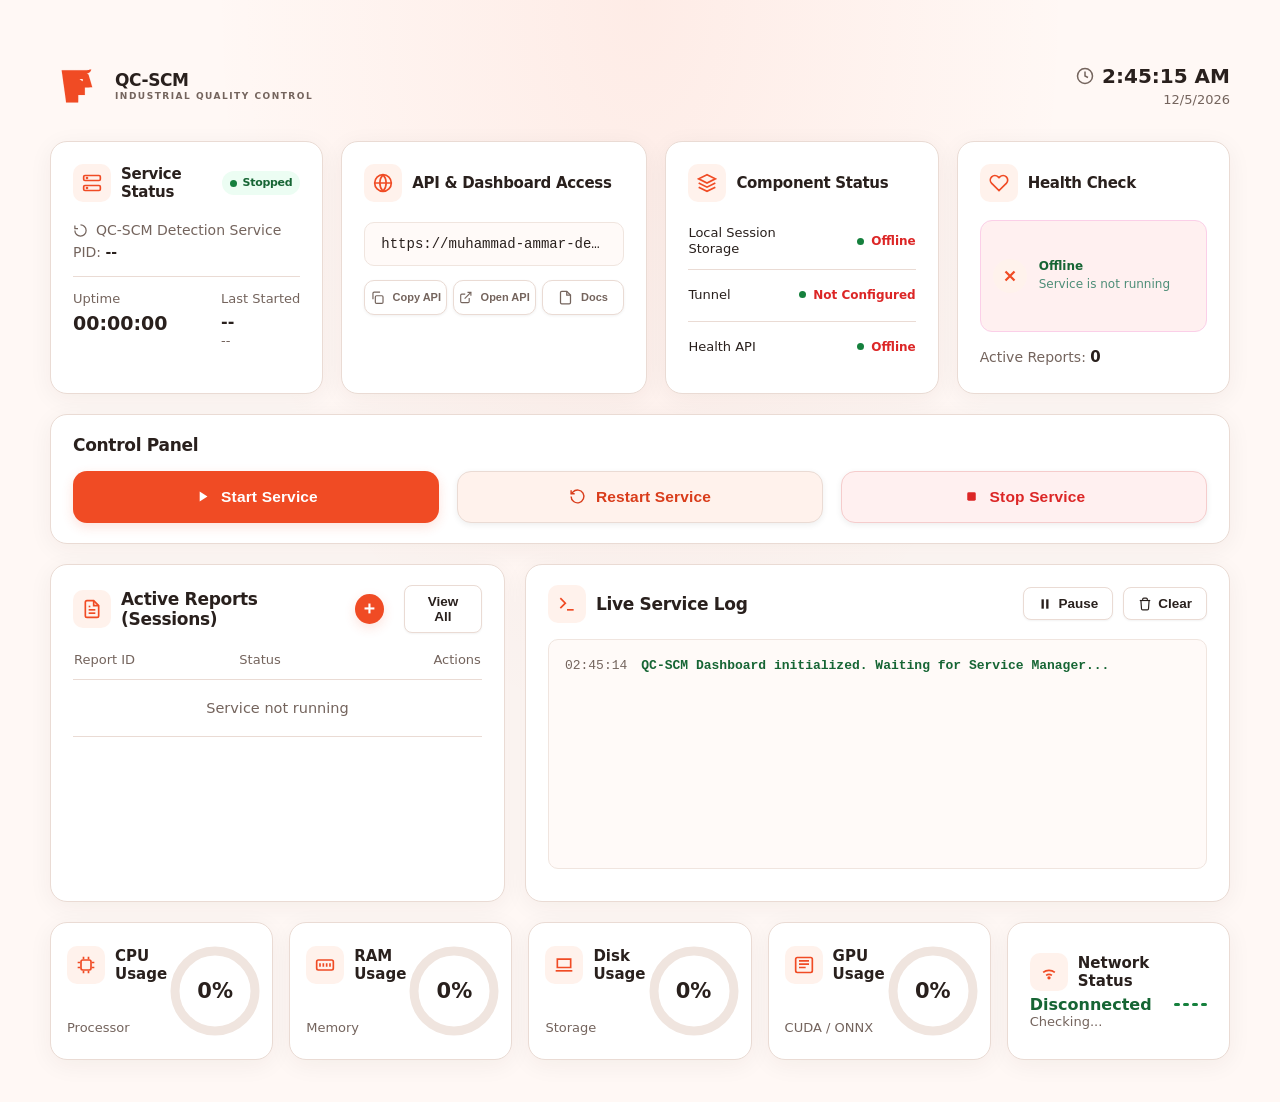
<file: dashboard/index.html>
<!DOCTYPE html>
<html lang="en">

<head>
    <meta charset="UTF-8">
    <meta name="viewport" content="width=device-width, initial-scale=1.0">
    <title>QC-SCM | Real-Time Industrial Defect Detection</title>
    <link rel="stylesheet" href="theme.css">
    <script defer src="app.js"></script>
    <style>
        :root {
            --bg: #f4f5f7;
            --card-bg: #ffffff;
            --green: #10a37f;
            --green-dark: #0e8e6d;
            --green-light: #e7f7f1;
            --green-pale: #eefbf6;
            --text-main: #1f2430;
            --text-sub: #7c8696;
            --border: #e7e9ee;
            --red: #e0453f;
            --red-bg: #fdeceb;
            --track: #e9ebef;
        }

        * {
            box-sizing: border-box;
        }

        body {
            margin: 0;
            background: var(--bg);
            font-family: -apple-system, BlinkMacSystemFont, "Segoe UI", Roboto, Helvetica, Arial, sans-serif;
            color: var(--text-main);
            padding: 24px;
        }

        .dashboard {
            max-width: 1560px;
            margin: 0 auto;
            display: flex;
            flex-direction: column;
            gap: 20px;
        }

        /* ---------- shared card ---------- */
        .card {
            background: var(--card-bg);
            border: 1px solid var(--border);
            border-radius: 16px;
            padding: 20px 22px;
            box-shadow: 0 1px 4px rgba(0,0,0,0.04);
        }

        .card-title {
            display: flex;
            align-items: center;
            gap: 10px;
            font-size: 17px;
            font-weight: 600;
            color: var(--text-main);
        }

        .icon-box {
            width: 38px;
            height: 38px;
            min-width: 38px;
            border-radius: 10px;
            background: var(--green-light);
            display: flex;
            align-items: center;
            justify-content: center;
            color: var(--green);
        }

        .icon-box svg {
            width: 20px;
            height: 20px;
        }

        /* form input focus ring */
        .form-input:focus, .form-select:focus {
            outline: none;
            border-color: var(--green);
            box-shadow: 0 0 0 3px rgba(16,163,127,0.12);
        }

        /* ---------- top row : logo + clock ---------- */
        .top-row {
            display: flex;
            justify-content: space-between;
            align-items: center;
        }

        .logo-box {
            width: 200px;
            height: 90px;
            display: flex;
            align-items: center;
            justify-content: flex-start;
        }

        .logo-box img {
            max-width: 100%;
            max-height: 100%;
            object-fit: contain;
        }

        .clock-box {
            background: transparent;
            padding: 14px 0;
            display: flex;
            flex-direction: column;
            align-items: flex-end;
            gap: 4px;
            min-width: 230px;
        }
        
        .mid-row > .card {
            min-width: 0;
        }

        .clock-time {
            display: flex;
            align-items: center;
            gap: 8px;
            font-size: 20px;
            font-weight: 700;
        }

        .clock-time svg {
            width: 18px;
            height: 18px;
            color: var(--text-sub);
        }

        .clock-date {
            font-size: 13px;
            color: var(--text-sub);
        }

        /* ---------- stat row (4 cards) ---------- */
        .stat-row {
            display: grid;
            grid-template-columns: 1.15fr 1.4fr 1.2fr 1fr;
            gap: 18px;
        }

        .status-pill {
            margin-left: auto;
            display: flex;
            align-items: center;
            gap: 6px;
            background: var(--green-light);
            color: var(--green-dark);
            font-size: 13px;
            font-weight: 600;
            padding: 5px 12px;
            border-radius: 20px;
        }

        .dot {
            width: 7px;
            height: 7px;
            border-radius: 50%;
            background: var(--green);
            display: inline-block;
        }

        .card-body {
            margin-top: 18px;
        }

        .service-name {
            display: flex;
            align-items: center;
            gap: 8px;
            font-size: 14px;
            color: var(--text-sub);
            margin-bottom: 6px;
        }

        .service-name svg {
            width: 15px;
            height: 15px;
        }

        .service-pid {
            font-size: 14px;
            color: var(--text-sub);
            margin-bottom: 16px;
        }

        .service-pid b {
            color: var(--text-main);
            font-weight: 600;
        }

        .hr-line {
            border-top: 1px solid var(--border);
            margin: 14px 0;
        }

        .two-col {
            display: flex;
            justify-content: space-between;
        }

        .stat-label {
            font-size: 13px;
            color: var(--text-sub);
            margin-bottom: 6px;
        }

        .stat-value {
            font-size: 19px;
            font-weight: 700;
            color: var(--text-main);
        }

        .stat-sub {
            font-size: 13px;
            color: var(--text-sub);
            margin-top: 2px;
        }

        /* public access card */
        .url-box {
            margin-top: 18px;
            background: #f7f8fa;
            border: 1px solid var(--border);
            border-radius: 10px;
            padding: 13px 16px;
            font-size: 14px;
            color: var(--text-main);
            font-family: ui-monospace, SFMono-Regular, Menlo, Consolas, monospace;
            overflow: hidden;
            text-overflow: ellipsis;
            white-space: nowrap;
        }

        .btn-row {
            margin-top: 14px;
            display: flex;
            gap: 10px;
        }

        .btn {
            flex: 1;
            display: flex;
            align-items: center;
            justify-content: center;
            gap: 8px;
            padding: 11px 10px;
            border-radius: 10px;
            border: 1px solid var(--border);
            background: #fff;
            font-size: 14px;
            font-weight: 600;
            color: var(--text-main);
            cursor: pointer;
            transition: all 0.18s ease;
            box-shadow: 0 1px 3px rgba(0,0,0,0.06);
        }

        .btn:hover {
            background: #f7f8fa;
            border-color: #d0d4dc;
            box-shadow: 0 2px 8px rgba(0,0,0,0.08);
            transform: translateY(-1px);
        }

        .btn:active {
            transform: translateY(0);
            box-shadow: none;
        }

        .btn svg {
            width: 15px;
            height: 15px;
        }

        /* component status card */
        .comp-row {
            display: flex;
            justify-content: space-between;
            align-items: center;
            padding: 11px 0;
        }

        .comp-row+.comp-row {
            border-top: 1px solid var(--border);
        }

        .comp-name {
            font-size: 14.5px;
            color: var(--text-main);
        }

        .comp-status {
            display: flex;
            align-items: center;
            gap: 7px;
            font-size: 14px;
            font-weight: 600;
            color: var(--green-dark);
        }

        /* health check card */
        .health-box {
            margin-top: 18px;
            background: var(--green-pale);
            border: 1px solid #cdeede;
            border-radius: 12px;
            padding: 14px 16px;
            display: flex;
            align-items: center;
            gap: 12px;
        }

        .health-check-icon {
            width: 34px;
            height: 34px;
            border-radius: 50%;
            background: var(--green);
            display: flex;
            align-items: center;
            justify-content: center;
            color: #fff;
            flex-shrink: 0;
        }

        .health-check-icon svg {
            width: 18px;
            height: 18px;
        }

        .health-title {
            font-size: 15px;
            font-weight: 700;
            color: var(--green-dark);
        }

        .health-sub {
            font-size: 13px;
            color: #4d8d77;
            margin-top: 2px;
        }

        .active-reports-line {
            margin-top: 16px;
            font-size: 14px;
            color: var(--text-sub);
        }

        .active-reports-line b {
            color: var(--text-main);
            font-size: 15px;
        }

        /* ---------- control panel ---------- */
        .control-title {
            font-size: 17px;
            font-weight: 700;
            margin-bottom: 16px;
        }

        .control-buttons {
            display: grid;
            grid-template-columns: 1fr 1fr 1fr;
            gap: 18px;
        }

        .ctrl-btn {
            display: flex;
            align-items: center;
            justify-content: center;
            gap: 10px;
            padding: 16px;
            border-radius: 14px;
            font-size: 15.5px;
            font-weight: 700;
            cursor: pointer;
            border: none;
            transition: all 0.2s ease;
            letter-spacing: 0.01em;
            box-shadow: 0 2px 6px rgba(0,0,0,0.07);
        }

        .ctrl-btn:hover {
            transform: translateY(-2px);
            box-shadow: 0 6px 18px rgba(0,0,0,0.13);
        }

        .ctrl-btn:active {
            transform: translateY(0);
            box-shadow: 0 1px 4px rgba(0,0,0,0.1);
        }

        .ctrl-btn svg {
            width: 17px;
            height: 17px;
        }

        .ctrl-start {
            background: linear-gradient(135deg, var(--green) 0%, #0dbf95 100%);
            color: #fff;
            box-shadow: 0 4px 14px rgba(16,163,127,0.35);
        }

        .ctrl-start:hover {
            box-shadow: 0 8px 24px rgba(16,163,127,0.45);
        }

        .ctrl-restart {
            background: #f3f4f6;
            color: var(--text-main);
            border: 1px solid var(--border) !important;
        }

        .ctrl-restart:hover {
            background: #eaecf0;
        }

        .ctrl-stop {
            background: linear-gradient(135deg, #fff1f1 0%, var(--red-bg) 100%);
            color: var(--red);
            border: 1px solid #f5c6c4 !important;
        }

        .ctrl-stop:hover {
            background: linear-gradient(135deg, #fde8e8 0%, #fbd5d4 100%);
            box-shadow: 0 6px 18px rgba(224,69,63,0.18);
        }

        .ctrl-stop svg {
            fill: var(--red);
            color: var(--red);
        }

        /* ---------- middle two-column row ---------- */
        .mid-row {
            display: grid;
            grid-template-columns: 1fr 1.55fr;
            gap: 20px;
        }

        .mid-row > .card {
            min-width: 0;
        }

        .table-wrap {
            margin-top: 18px;
            height: 230px;
            overflow-y: auto;
        }

        table {
            width: 100%;
            border-collapse: collapse;
        }

        th {
            text-align: left;
            font-size: 13px;
            color: var(--text-sub);
            font-weight: 500;
            padding-bottom: 12px;
            border-bottom: 1px solid var(--border);
            position: sticky;
            top: 0;
            background: var(--card-bg);
            z-index: 1;
        }

        td {
            padding: 14px 0;
            font-size: 14.5px;
            border-bottom: 1px solid var(--border);
        }

        .status-active {
            display: flex;
            align-items: center;
            gap: 7px;
            color: var(--green-dark);
            font-weight: 600;
            font-size: 14px;
        }

        .view-all {
            display: flex;
            align-items: center;
            justify-content: center;
            gap: 6px;
            padding: 16px 0 4px;
            color: var(--green-dark);
            font-weight: 600;
            font-size: 14.5px;
            cursor: pointer;
        }

        .view-all svg {
            width: 15px;
            height: 15px;
        }

        /* ---------- modal ---------- */
        .modal-overlay {
            position: fixed;
            top: 0;
            left: 0;
            width: 100%;
            height: 100%;
            background: rgba(0, 0, 0, 0.4);
            display: none;
            align-items: center;
            justify-content: center;
            z-index: 1000;
        }

        .modal-card {
            background: var(--card-bg);
            border-radius: 16px;
            width: 100%;
            max-width: 500px;
            padding: 24px;
            box-shadow: 0 10px 25px rgba(0, 0, 0, 0.1);
        }

        .modal-head {
            display: flex;
            justify-content: space-between;
            align-items: center;
            margin-bottom: 20px;
        }

        .modal-title {
            font-size: 18px;
            font-weight: 700;
        }

        .modal-close {
            cursor: pointer;
            color: var(--text-sub);
        }

        .form-group {
            margin-bottom: 16px;
        }

        .form-label {
            display: block;
            font-size: 13.5px;
            font-weight: 600;
            color: var(--text-sub);
            margin-bottom: 6px;
        }

        .form-input, .form-select {
            width: 100%;
            padding: 10px 12px;
            border-radius: 8px;
            border: 1px solid var(--border);
            font-size: 14.5px;
            color: var(--text-main);
            outline: none;
        }

        .form-input:focus, .form-select:focus {
            border-color: var(--green);
        }

        .modal-footer {
            margin-top: 24px;
            display: flex;
            gap: 12px;
        }

        .btn-cancel {
            background: #f3f4f6;
            color: var(--text-main);
            transition: all 0.15s ease;
            border: 1px solid var(--border);
            border-radius: 10px;
            padding: 12px;
            font-weight: 600;
            cursor: pointer;
        }

        .btn-cancel:hover {
            background: #eaecf0;
        }

        .btn-submit {
            background: linear-gradient(135deg, var(--green) 0%, #0dbf95 100%);
            color: #fff;
            border: none;
            border-radius: 10px;
            padding: 12px;
            font-weight: 700;
            cursor: pointer;
            box-shadow: 0 4px 12px rgba(16,163,127,0.3);
            transition: all 0.18s ease;
        }

        .btn-submit:hover {
            box-shadow: 0 6px 18px rgba(16,163,127,0.4);
            transform: translateY(-1px);
        }

        /* notification */
        .notification {
            position: fixed;
            bottom: 24px;
            right: 24px;
            background: var(--green);
            color: #fff;
            padding: 13px 22px;
            border-radius: 12px;
            font-weight: 600;
            box-shadow: 0 6px 20px rgba(0, 0, 0, 0.18);
            display: none;
            z-index: 1100;
            font-size: 14.5px;
        }

        /* action buttons in table */
        .action-btn {
            width: 28px;
            height: 28px;
            display: flex;
            align-items: center;
            justify-content: center;
            border-radius: 6px;
            border: 1px solid var(--border);
            background: #fff;
            cursor: pointer;
            color: var(--text-sub);
            transition: all 0.15s ease;
        }

        .action-btn:hover {
            background: var(--red-bg);
            color: var(--red);
            border-color: var(--red);
            transform: scale(1.1);
        }

        .action-btn svg {
            width: 14px;
            height: 14px;
        }

        .clickable-title {
            cursor: pointer;
        }

        .clickable-title:hover {
            color: var(--green-dark);
        }

        .add-session-btn {
            margin-left: auto;
            width: 30px;
            height: 30px;
            border-radius: 50%;
            background: var(--green-light);
            color: var(--green);
            display: flex;
            align-items: center;
            justify-content: center;
            cursor: pointer;
            border: none;
            transition: all 0.18s ease;
            box-shadow: 0 1px 4px rgba(16,163,127,0.15);
        }

        .add-session-btn:hover {
            background: var(--green);
            color: #fff;
            transform: scale(1.12);
            box-shadow: 0 3px 10px rgba(16,163,127,0.35);
        }

        /* live log */
        .log-card-head {
            display: flex;
            justify-content: space-between;
            align-items: center;
        }

        .log-actions {
            display: flex;
            gap: 10px;
        }

        .small-btn {
            display: flex;
            align-items: center;
            gap: 6px;
            padding: 8px 14px;
            border-radius: 8px;
            border: 1px solid var(--border);
            background: #fff;
            font-size: 13.5px;
            font-weight: 600;
            color: var(--text-main);
            cursor: pointer;
            transition: all 0.15s ease;
            box-shadow: 0 1px 2px rgba(0,0,0,0.05);
        }

        .small-btn:hover {
            background: #f3f4f6;
            border-color: #c8ccd4;
            box-shadow: 0 2px 6px rgba(0,0,0,0.08);
        }

        .small-btn svg {
            width: 14px;
            height: 14px;
        }

        .log-window {
            margin-top: 16px;
            background: #fbfbfc;
            border: 1px solid var(--border);
            border-radius: 10px;
            padding: 14px 16px;
            font-family: ui-monospace, SFMono-Regular, Menlo, Consolas, monospace;
            font-size: 13px;
            line-height: 1.9;
            height: 230px;
            overflow-y: auto;
            overflow-x: auto;
            position: relative;
        }

        .log-line {
            display: flex;
            gap: 14px;
            white-space: nowrap;
        }

        .log-time {
            color: var(--text-sub);
            min-width: 55px;
        }

        .log-text {
            color: #475065;
        }

        .log-green {
            color: var(--green-dark);
            font-weight: 600;
        }

        .log-link {
            color: var(--green-dark);
            font-weight: 600;
        }

        /* ---------- bottom usage row ---------- */
        .usage-row {
            display: grid;
            grid-template-columns: repeat(5, 1fr);
            gap: 20px;
        }

        .usage-card {
            display: flex;
            align-items: center;
            justify-content: space-between;
        }

        .usage-left {
            display: flex;
            flex-direction: column;
            gap: 36px;
        }

        .usage-title {
            display: flex;
            align-items: center;
            gap: 10px;
            font-size: 15px;
            font-weight: 600;
        }

        .usage-sub {
            font-size: 13px;
            color: var(--text-sub);
        }

        .ring {
            position: relative;
            width: 96px;
            height: 96px;
        }

        .ring svg {
            width: 96px;
            height: 96px;
            transform: rotate(-90deg);
        }

        .ring-bg {
            fill: none;
            stroke: var(--track);
            stroke-width: 9;
        }

        .ring-fg {
            fill: none;
            stroke: var(--green);
            stroke-width: 9;
            stroke-linecap: round;
        }

        .ring-label {
            position: absolute;
            top: 0;
            left: 0;
            width: 100%;
            height: 100%;
            display: flex;
            align-items: center;
            justify-content: center;
            font-size: 21px;
            font-weight: 700;
        }

        /* network card variant */
        .network-card {
            display: flex;
            align-items: center;
            justify-content: space-between;
        }

        .network-status {
            color: var(--green-dark);
            font-weight: 700;
            font-size: 16px;
            margin-top: 4px;
        }

        .bars {
            display: flex;
            align-items: flex-end;
            gap: 3px;
            height: 30px;
        }

        .bar {
            width: 6px;
            background: var(--green);
            border-radius: 2px;
        }

        @media (max-width:1400px) {
            .usage-row {
                grid-template-columns: 1fr 1fr 1fr;
            }
        }

        @media (max-width:1100px) {
            .stat-row {
                grid-template-columns: 1fr 1fr;
            }

            .mid-row {
                grid-template-columns: 1fr;
            }

            .usage-row {
                grid-template-columns: 1fr 1fr;
            }

            .control-buttons {
                grid-template-columns: 1fr;
            }
        }

        @media (max-width:640px) {
            .stat-row {
                grid-template-columns: 1fr;
            }

            .usage-row {
                grid-template-columns: 1fr;
            }

            .top-row {
                flex-direction: column;
                gap: 14px;
                align-items: stretch;
            }

            .clock-box {
                align-items: flex-start;
            }
        }
    </style>
    <link rel="stylesheet" href="theme.css">
</head>

<body>

    <div class="dashboard">

        <!-- TOP ROW -->
        <div class="top-row">
            <div class="brand">
                <span class="brand-mark"><iframe class="brand-logo-frame" src="brand-logo.html?color=%23F04B24" title="QC-SCM logo" tabindex="-1"></iframe></span>
                <span class="brand-copy"><strong>QC-SCM</strong><small>INDUSTRIAL QUALITY CONTROL</small></span>
            </div>
            <div class="clock-box">
                <div class="clock-time">
                    <svg viewBox="0 0 24 24" fill="none" stroke="currentColor" stroke-width="2">
                        <circle cx="12" cy="12" r="10" />
                        <path d="M12 6v6l4 2" />
                    </svg>
                    <span id="time">5:36:05 PM</span>
                </div>
                <div class="clock-date" id="date">6/21/2026</div>
            </div>
        </div>

        <!-- STAT ROW -->
        <div class="stat-row">

            <!-- Service Status -->
            <div class="card">
                <div class="card-title">
                    <div class="icon-box">
                        <svg viewBox="0 0 24 24" fill="none" stroke="currentColor" stroke-width="2">
                            <rect x="2" y="3" width="20" height="6" rx="1.5" />
                            <rect x="2" y="15" width="20" height="6" rx="1.5" />
                            <circle cx="6" cy="6" r="0.6" fill="currentColor" />
                            <circle cx="6" cy="18" r="0.6" fill="currentColor" />
                        </svg>
                    </div>
                    Service Status
                    <span class="status-pill" id="serviceStatusPill" style="background:var(--red-bg); color:var(--red);"><span class="dot" style="background:var(--red);"></span>Stopped</span>
                </div>
                <div class="card-body">
                    <div class="service-name">
                        <svg viewBox="0 0 24 24" fill="none" stroke="currentColor" stroke-width="2">
                            <path d="M3 12a9 9 0 1 0 9-9" />
                            <path d="M3 4v5h5" />
                        </svg>
                        QC-SCM Detection Service
                    </div>
                    <div class="service-pid" id="servicePid">PID: <b>--</b></div>
                    <div class="hr-line"></div>
                    <div class="two-col">
                        <div>
                            <div class="stat-label">Uptime</div>
                            <div class="stat-value" id="uptime">00:00:00</div>
                        </div>
                        <div>
                            <div class="stat-label">Last Started</div>
                            <div class="stat-value" id="lastStartedTime" style="font-size:16px;">--</div>
                            <div class="stat-sub" id="lastStartedDate">--</div>
                        </div>
                    </div>
                </div>
            </div>

            <!-- API Access -->
            <div class="card">
                <div class="card-title">
                    <div class="icon-box">
                        <svg viewBox="0 0 24 24" fill="none" stroke="currentColor" stroke-width="2">
                            <circle cx="12" cy="12" r="10" />
                            <path d="M2 12h20M12 2a15 15 0 0 1 0 20M12 2a15 15 0 0 0 0 20" />
                        </svg>
                    </div>
                    API &amp; Dashboard Access
                </div>
                <div class="url-box" id="serviceUrl">https://muhammad-ammar-dell-g15-5510.tail5a5979.ts.net  (Detection API)</div>
                <div class="btn-row">
                    <button class="btn" id="copyBtn"><svg viewBox="0 0 24 24" fill="none" stroke="currentColor"
                            stroke-width="2">
                            <rect x="9" y="9" width="13" height="13" rx="2" />
                            <path d="M5 15V5a2 2 0 0 1 2-2h10" />
                        </svg>Copy API</button>
                    <button class="btn" id="openBtn"><svg viewBox="0 0 24 24" fill="none" stroke="currentColor"
                            stroke-width="2">
                            <path d="M18 13v6a2 2 0 0 1-2 2H5a2 2 0 0 1-2-2V8a2 2 0 0 1 2-2h6" />
                            <path d="M15 3h6v6" />
                            <path d="M10 14L21 3" />
                        </svg>Open API</button>
                    <button class="btn" id="docsBtn"><svg viewBox="0 0 24 24" fill="none" stroke="currentColor"
                            stroke-width="2">
                            <path d="M14 2H6a2 2 0 0 0-2 2v16a2 2 0 0 0 2 2h12a2 2 0 0 0 2-2V8z" />
                            <path d="M14 2v6h6" />
                        </svg>Docs</button>
                </div>
            </div>

            <!-- Component Status -->
            <div class="card">
                <div class="card-title">
                    <div class="icon-box">
                        <svg viewBox="0 0 24 24" fill="none" stroke="currentColor" stroke-width="2">
                            <path d="M12 2 2 7l10 5 10-5z" />
                            <path d="M2 17l10 5 10-5" />
                            <path d="M2 12l10 5 10-5" />
                        </svg>
                    </div>
                    Component Status
                </div>
                <div style="margin-top:10px;">
                    <div class="comp-row">
                        <span class="comp-name">Local Session Storage</span>
                        <span class="comp-status" id="storageStatus" style="color:var(--red);"><span class="dot" style="background:var(--red);"></span>Offline</span>
                    </div>
                    <div class="comp-row">
                        <span class="comp-name">Tunnel</span>
                        <span class="comp-status" id="tunnelStatus" style="color:var(--red);"><span class="dot" style="background:var(--red);"></span>Not Configured</span>
                    </div>
                    <div class="comp-row">
                        <span class="comp-name">Health API</span>
                        <span class="comp-status" id="apiStatus" style="color:var(--red);"><span class="dot" style="background:var(--red);"></span>Offline</span>
                    </div>
                </div>
            </div>

            <!-- Health Check -->
            <div class="card">
                <div class="card-title">
                    <div class="icon-box">
                        <svg viewBox="0 0 24 24" fill="none" stroke="currentColor" stroke-width="2">
                            <path
                                d="M20.8 4.6a5.5 5.5 0 0 0-7.8 0L12 5.6l-1-1a5.5 5.5 0 0 0-7.8 7.8l1 1L12 21l7.8-7.6 1-1a5.5 5.5 0 0 0 0-7.8z" />
                        </svg>
                    </div>
                    Health Check
                </div>
                <div class="health-box" id="healthBox" style="background:var(--red-bg); border-color:#fbcfe8;">
                    <div class="health-check-icon" id="healthIcon" style="background:var(--red);">
                        <svg viewBox="0 0 24 24" fill="none" stroke="currentColor" stroke-width="3">
                            <path d="M18 6L6 18M6 6l12 12"/>
                        </svg>
                    </div>
                    <div>
                        <div class="health-title" id="healthTitle">Offline</div>
                        <div class="health-sub" id="healthSub">Service is not running</div>
                    </div>
                </div>
                <div class="active-reports-line">Active Reports: <b id="activeReportsCount">0</b></div>
            </div>
        </div>

        <!-- CONTROL PANEL -->
        <div class="card">
            <div class="control-title">Control Panel</div>
            <div class="control-buttons">
                <button class="ctrl-btn ctrl-start start-btn">
                    <svg viewBox="0 0 24 24" fill="currentColor">
                        <path d="M8 5v14l11-7z" />
                    </svg>
                    Start Service
                </button>
                <button class="ctrl-btn ctrl-restart restart-btn">
                    <svg viewBox="0 0 24 24" fill="none" stroke="currentColor" stroke-width="2">
                        <path d="M3 12a9 9 0 1 0 2.6-6.4L3 8" />
                        <path d="M3 3v5h5" />
                    </svg>
                    Restart Service
                </button>
                <button class="ctrl-btn ctrl-stop stop-btn">
                    <svg viewBox="0 0 24 24">
                        <rect x="6" y="6" width="12" height="12" rx="2" />
                    </svg>
                    Stop Service
                </button>
            </div>
        </div>

        <!-- MIDDLE ROW: Active Reports & Logs -->
        <div class="mid-row">
            <!-- Active Reports (Sessions) -->
            <div class="card">
                <div class="card-title">
                    <div class="icon-box">
                        <svg viewBox="0 0 24 24" fill="none" stroke="currentColor" stroke-width="2">
                            <path d="M14 2H6a2 2 0 0 0-2 2v16a2 2 0 0 0 2 2h12a2 2 0 0 0 2-2V8z" />
                            <polyline points="14 2 14 8 20 8" />
                            <line x1="16" y1="13" x2="8" y2="13" />
                            <line x1="16" y1="17" x2="8" y2="17" />
                            <polyline points="10 9 9 9 8 9" />
                        </svg>
                    </div>
                    <span class="clickable-title" onclick="location.href='reports.html'">Active Reports (Sessions)</span>
                    <button class="add-session-btn" id="openModalBtn" style="margin-left: auto;">
                        <svg viewBox="0 0 24 24" fill="none" stroke="currentColor" stroke-width="3">
                            <line x1="12" y1="5" x2="12" y2="19" />
                            <line x1="5" y1="12" x2="19" y2="12" />
                        </svg>
                    </button>
                    <button class="small-btn" onclick="location.href='reports.html'" style="margin-left: 10px;">
                        View All
                    </button>
                </div>
                <div class="table-wrap">
                    <table>
                        <thead>
                            <tr>
                                <th>Report ID</th>
                                <th>Status</th>
                                <th style="text-align:right;">Actions</th>
                            </tr>
                        </thead>
                        <tbody id="reportsTable">
                        </tbody>
                    </table>
                </div>
            </div>

            <!-- Live Service Log -->
            <div class="card">
                <div class="log-card-head">
                    <div class="card-title">
                        <div class="icon-box">
                            <svg viewBox="0 0 24 24" fill="none" stroke="currentColor" stroke-width="2">
                                <polyline points="4 17 10 11 4 5" />
                                <line x1="12" y1="19" x2="20" y2="19" />
                            </svg>
                        </div>
                        Live Service Log
                    </div>
                    <div class="log-actions">
                        <button class="small-btn" id="pauseLogBtn"><svg viewBox="0 0 24 24" fill="currentColor">
                                <rect x="6" y="4" width="4" height="16" />
                                <rect x="14" y="4" width="4" height="16" />
                            </svg>Pause</button>
                        <button class="small-btn" id="clearLogBtn"><svg viewBox="0 0 24 24" fill="none"
                                stroke="currentColor" stroke-width="2">
                                <path d="M3 6h18" />
                                <path d="M8 6V4a2 2 0 0 1 2-2h4a2 2 0 0 1 2 2v2" />
                                <path d="M19 6l-1 14a2 2 0 0 1-2 2H8a2 2 0 0 1-2-2L5 6" />
                            </svg>Clear</button>
                    </div>
                </div>
                <div class="log-window" id="events">
                </div>
            </div>

        </div>

            <!-- USAGE ROW -->
            <div class="usage-row">

                <div class="card usage-card">
                    <div class="usage-left">
                        <div class="usage-title">
                            <div class="icon-box">
                                <svg viewBox="0 0 24 24" fill="none" stroke="currentColor" stroke-width="2">
                                    <rect x="6" y="6" width="12" height="12" rx="2" />
                                    <path d="M9 2v3M15 2v3M9 19v3M15 19v3M2 9h3M2 15h3M19 9h3M19 15h3" />
                                </svg>
                            </div>
                            CPU Usage
                        </div>
                        <div class="usage-sub">Processor</div>
                    </div>
                    <div class="ring">
                        <svg viewBox="0 0 96 96">
                            <circle class="ring-bg" cx="48" cy="48" r="40" />
                            <circle class="ring-fg" id="cpuRing" cx="48" cy="48" r="40" stroke-dasharray="251.2"
                                stroke-dashoffset="251.2" />
                        </svg>
                        <div class="ring-label" id="cpuValue">0%</div>
                    </div>
                </div>

                <div class="card usage-card">
                    <div class="usage-left">
                        <div class="usage-title">
                            <div class="icon-box">
                                <svg viewBox="0 0 24 24" fill="none" stroke="currentColor" stroke-width="2">
                                    <rect x="2" y="6" width="20" height="12" rx="2" />
                                    <path d="M6 10v4M10 10v4M14 10v4M18 10v4" />
                                </svg>
                            </div>
                            RAM Usage
                        </div>
                        <div class="usage-sub">Memory</div>
                    </div>
                    <div class="ring">
                        <svg viewBox="0 0 96 96">
                            <circle class="ring-bg" cx="48" cy="48" r="40" />
                            <circle class="ring-fg" id="ramRing" cx="48" cy="48" r="40" stroke-dasharray="251.2"
                                stroke-dashoffset="251.2" />
                        </svg>
                        <div class="ring-label" id="ramValue">0%</div>
                    </div>
                </div>

                <div class="card usage-card">
                    <div class="usage-left">
                        <div class="usage-title">
                            <div class="icon-box">
                                <svg viewBox="0 0 24 24" fill="none" stroke="currentColor" stroke-width="2">
                                    <path d="M4 5h16v10H4z" />
                                    <path d="M2 19h20" />
                                </svg>
                            </div>
                            Disk Usage
                        </div>
                        <div class="usage-sub">Storage</div>
                    </div>
                    <div class="ring">
                        <svg viewBox="0 0 96 96">
                            <circle class="ring-bg" cx="48" cy="48" r="40" />
                            <circle class="ring-fg" id="diskRing" cx="48" cy="48" r="40" stroke-dasharray="251.2"
                                stroke-dashoffset="251.2" />
                        </svg>
                        <div class="ring-label" id="diskValue">0%</div>
                    </div>
                </div>

                <div class="card usage-card">
                    <div class="usage-left">
                        <div class="usage-title">
                            <div class="icon-box">
                                <svg viewBox="0 0 24 24" fill="none" stroke="currentColor" stroke-width="2">
                                    <rect x="2" y="3" width="20" height="18" rx="2" />
                                    <path d="M6 7h12M6 11h12M6 15h8" />
                                </svg>
                            </div>
                            GPU Usage
                        </div>
                        <div class="usage-sub">CUDA / ONNX</div>
                    </div>
                    <div class="ring">
                        <svg viewBox="0 0 96 96">
                            <circle class="ring-bg" cx="48" cy="48" r="40" />
                            <circle class="ring-fg" id="gpuRing" cx="48" cy="48" r="40" stroke-dasharray="251.2"
                                stroke-dashoffset="251.2" />
                        </svg>
                        <div class="ring-label" id="gpuValue">0%</div>
                    </div>
                </div>

                <div class="card network-card">
                    <div>
                        <div class="usage-title">
                            <div class="icon-box">
                                <svg viewBox="0 0 24 24" fill="none" stroke="currentColor" stroke-width="2">
                                    <path d="M5 12.5a11 11 0 0 1 14 0" />
                                    <path d="M8.5 16a6.5 6.5 0 0 1 7 0" />
                                    <circle cx="12" cy="19" r="1" fill="currentColor" />
                                </svg>
                            </div>
                            Network Status
                        </div>
                        <div class="network-status" id="networkStatus" style="color:var(--red);">Disconnected</div>
                        <div class="usage-sub" id="networkSub">Checking...</div>
                    </div>
                    <div class="bars">
                        <div class="bar" style="height:10%;"></div>
                        <div class="bar" style="height:10%;"></div>
                        <div class="bar" style="height:10%;"></div>
                        <div class="bar" style="height:10%;"></div>
                    </div>
                </div>

            </div>
        </div>

    </div>

    <!-- CREATE SESSION MODAL -->
    <div class="modal-overlay" id="modalOverlay">
        <div class="modal-card">
            <div class="modal-head">
                <div class="modal-title">Create New Session</div>
                <div class="modal-close" id="closeModalBtn">
                    <svg width="24" height="24" viewBox="0 0 24 24" fill="none" stroke="currentColor" stroke-width="2">
                        <line x1="18" y1="6" x2="6" y2="18" />
                        <line x1="6" y1="6" x2="18" y2="18" />
                    </svg>
                </div>
            </div>
            <form id="createSessionForm">
                <div class="form-group">
                    <label class="form-label">Report ID</label>
                    <input type="text" id="reportId" class="form-input" placeholder="e.g. REP-001" required>
                </div>
                <div class="form-group">
                    <label class="form-label">Camera Source</label>
                    <select id="cameraSource" class="form-select" required>
                        <option value="">Select a camera...</option>
                        <option value="/dev/video0">Integrated Webcam (index 0)</option>
                        <option value="/dev/video1">Integrated Webcam (index 1)</option>
                        <option value="rtsp://127.0.0.1:8554/live">Local RTSP Stream</option>
                    </select>
                </div>
                <div class="form-group">
                    <label class="form-label">Production Line ID (Optional)</label>
                    <input type="text" id="lineId" class="form-input" placeholder="e.g. LINE-A">
                </div>
                <div style="display:grid; grid-template-columns: 1fr 1fr 1fr; gap:12px;">
                    <div class="form-group">
                        <label class="form-label">Target Speed</label>
                        <input type="number" id="targetSpeed" class="form-input" value="10" required>
                    </div>
                    <div class="form-group">
                        <label class="form-label">Max Temp (°C)</label>
                        <input type="number" id="maxTemp" class="form-input" value="75" required>
                    </div>
                    <div class="form-group">
                        <label class="form-label">Max Amps (A)</label>
                        <input type="number" id="maxAmps" class="form-input" value="5" required>
                    </div>
                </div>
                <div class="modal-footer">
                    <button type="button" class="btn btn-cancel" id="cancelModalBtn">Cancel</button>
                    <button type="submit" class="btn btn-submit">Create Session</button>
                </div>
            </form>
        </div>
    </div>

    <!-- NOTIFICATION -->
    <div class="notification" id="notification"></div>

</body>

</html>
</file>
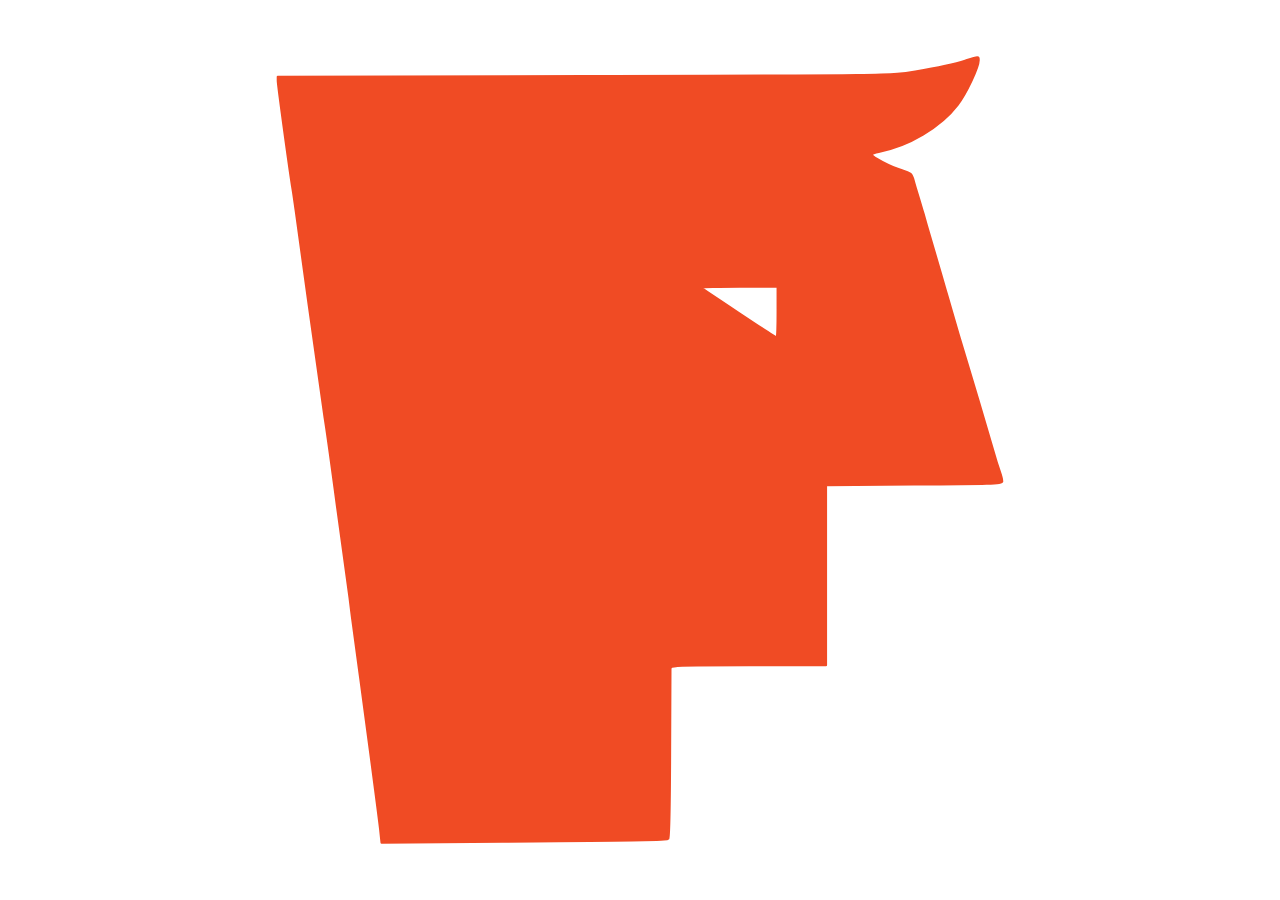
<file: dashboard/brand-logo.html>
<!doctype html><html><head><meta charset="utf-8"><meta name="color-scheme" content="light">
<style>
  :root {
    color-scheme: only light;
    forced-color-adjust: none;
  }
  html, body {
    margin: 0;
    padding: 0;
    width: 100%;
    height: 100%;
    overflow: hidden;
    background: transparent !important;
    background-color: transparent !important;
    color-scheme: only light;
    forced-color-adjust: none;
  }
  svg {
    display: block;
    width: 100%;
    height: 100%;
    background: transparent !important;
    color: var(--logo-color, #F04B24);
  }
  path, rect#lid {
    fill: var(--logo-color, #F04B24) !important;
    stroke: var(--logo-color, #F04B24);
    stroke-width: 12px;
    stroke-linejoin: round;
    paint-order: stroke fill;
  }
</style></head><body>
<svg id="s" xmlns="http://www.w3.org/2000/svg" width="1080" height="1080" viewBox="100 240 880 600">
<g id="morph" style="display:none"><path id="m0" fill="#000000" fill-rule="evenodd" d=""/><path id="m1" fill="#000000" fill-rule="evenodd" d=""/><path id="m2" fill="#000000" fill-rule="evenodd" d=""/><path id="m3" fill="#000000" fill-rule="evenodd" d=""/></g>
<g id="logo"><g id="lg"><g transform="matrix(1.2450980603785127,0,0,1.2450980603785127,163.98038576568916,191.18626399187917)"><g transform="translate(0,573) scale(0.1,-0.1)"><path fill="#000000" d="M4815 5078 c-72 -23 -110 -31 -275 -60 -125 -22 -130 -22 -1822 -25 l-1698 -4 0 -22 c0 -22 59 -454 79 -582 6 -33 14 -94 20 -135 38 -282 148 -1067 160 -1145 10 -62 14 -86 56 -398 21 -158 35 -258 81 -592 2 -16 8 -64 13 -105 6 -41 26 -194 46 -340 50 -375 52 -384 80 -600 14 -107 29 -221 32 -253 l6 -57 666 6 c878 7 908 8 918 18 4 4 8 213 9 464 0 252 1 465 2 475 2 16 30 17 430 17 l429 0 0 498 0 497 487 3 c417 2 486 4 486 17 0 8 -7 36 -16 62 -9 26 -22 68 -29 93 -16 57 -102 347 -150 505 -38 125 -52 173 -86 290 -11 39 -24 84 -29 100 -30 105 -73 249 -89 305 -11 36 -27 92 -36 125 -10 33 -23 78 -30 100 -7 22 -18 58 -24 81 -10 38 -14 41 -68 58 -62 19 -163 72 -163 86 0 4 17 11 38 15 164 30 343 137 436 259 49 65 116 207 116 246 0 23 2 23 -75 -2z m-1035 -1388 c0 -77 -2 -140 -5 -140 -8 0 -415 271 -415 276 0 2 95 4 210 4 l210 0 0 -140z"/></g></g>
<rect id="lid" x="579.33" y="424.75" width="58.29" height="0" fill="#000000"/></g></g>
</svg>
<script>
const MD=[{"src": [[[817.5, 478.6], [818.0, 478.2], [818.6, 477.8], [819.1, 477.4], [819.7, 477.0], [820.3, 476.7], [820.9, 476.4], [821.5, 476.1], [822.1, 475.8], [822.8, 475.5], [823.4, 475.2], [824.0, 474.9], [824.6, 474.6], [825.3, 474.4], [825.9, 474.1], [826.5, 473.9], [827.2, 473.6], [827.8, 473.4], [828.4, 473.1], [829.1, 472.9], [829.7, 472.7], [830.4, 472.5], [831.0, 472.2], [831.7, 472.0], [832.3, 471.8], [832.9, 471.6], [833.6, 471.4], [834.3, 471.2], [834.9, 471.0], [835.6, 470.8], [836.2, 470.6], [836.9, 470.4], [837.5, 470.3], [838.2, 470.1], [838.9, 469.9], [839.5, 469.8], [840.2, 469.6], [840.8, 469.5], [841.5, 469.3], [842.2, 469.2], [842.9, 469.1], [843.5, 469.0], [844.2, 468.8], [844.9, 468.7], [845.5, 468.6], [846.2, 468.5], [846.9, 468.4], [847.6, 468.3], [848.2, 468.3], [848.9, 468.2], [849.6, 468.1], [850.3, 468.0], [851.0, 468.0], [851.6, 467.9], [852.3, 467.9], [853.0, 467.8], [853.7, 467.8], [854.4, 467.8], [855.0, 467.7], [855.7, 467.7], [856.4, 467.7], [857.1, 467.7], [857.8, 467.7], [858.5, 467.7], [859.1, 467.7], [859.8, 467.8], [860.5, 467.8], [861.2, 467.8], [861.9, 467.8], [862.5, 467.9], [863.2, 467.9], [863.9, 468.0], [864.6, 468.1], [865.3, 468.1], [865.9, 468.2], [866.6, 468.3], [867.3, 468.4], [868.0, 468.5], [868.6, 468.6], [869.3, 468.7], [870.0, 468.9], [870.6, 469.0], [871.3, 469.2], [872.0, 469.3], [872.6, 469.5], [873.3, 469.7], [873.9, 469.8], [874.6, 470.0], [875.3, 470.2], [875.9, 470.4], [876.6, 470.6], [877.2, 470.8], [877.9, 471.0], [878.5, 471.2], [879.2, 471.4], [879.8, 471.6], [880.5, 471.8], [881.1, 472.0], [881.8, 472.2], [882.4, 472.4], [883.1, 472.7], [883.7, 472.9], [884.3, 473.1], [885.0, 473.3], [885.6, 473.6], [886.3, 473.8], [886.9, 474.1], [887.5, 474.3], [888.2, 474.5], [888.8, 474.8], [889.4, 475.1], [890.1, 475.3], [890.7, 475.6], [891.3, 475.9], [891.9, 476.1], [892.6, 476.4], [893.2, 476.7], [893.8, 477.1], [894.4, 477.4], [894.9, 477.8], [895.5, 478.2], [896.0, 478.6], [896.6, 478.8], [897.3, 479.1], [897.9, 479.4], [898.5, 479.7], [899.1, 480.1], [899.6, 480.5], [900.2, 480.8], [900.8, 481.2], [901.3, 481.6], [901.9, 482.0], [902.4, 482.4], [903.0, 482.8], [903.5, 483.3], [904.0, 483.7], [904.6, 484.1], [905.1, 484.5], [905.6, 485.0], [906.1, 485.4], [906.7, 485.8], [907.2, 486.3], [907.7, 486.7], [908.2, 487.2], [908.7, 487.6], [909.2, 488.1], [909.7, 488.5], [910.2, 489.0], [910.7, 489.5], [911.2, 489.9], [911.7, 490.4], [912.2, 490.9], [912.7, 491.4], [913.1, 491.9], [913.6, 492.4], [914.1, 492.9], [914.5, 493.4], [915.0, 493.9], [915.4, 494.4], [915.9, 494.9], [916.3, 495.4], [916.8, 496.0], [917.2, 496.5], [917.6, 497.0], [918.1, 497.5], [918.5, 498.1], [918.9, 498.6], [919.3, 499.2], [919.7, 499.7], [920.1, 500.3], [920.5, 500.8], [920.9, 501.4], [921.3, 502.0], [921.6, 502.5], [922.0, 503.1], [922.4, 503.7], [922.8, 504.2], [923.1, 504.8], [923.5, 505.4], [923.8, 506.0], [924.2, 506.6], [924.5, 507.2], [924.8, 507.8], [925.2, 508.4], [925.5, 509.0], [925.8, 509.6], [926.1, 510.2], [926.4, 510.8], [926.7, 511.4], [927.0, 512.0], [927.3, 512.6], [927.6, 513.2], [927.9, 513.8], [928.2, 514.5], [928.4, 515.1], [928.7, 515.7], [929.0, 516.4], [929.2, 517.0], [929.4, 517.6], [929.7, 518.3], [929.9, 518.9], [930.1, 519.6], [930.3, 520.2], [930.5, 520.9], [930.7, 521.5], [930.9, 522.2], [931.1, 522.8], [931.3, 523.5], [931.5, 524.1], [931.7, 524.8], [931.8, 525.5], [932.0, 526.1], [932.1, 526.8], [932.3, 527.4], [932.4, 528.1], [932.6, 528.8], [932.7, 529.4], [932.9, 530.1], [933.0, 530.8], [933.1, 531.5], [933.2, 532.1], [933.3, 532.8], [933.5, 533.5], [933.6, 534.1], [933.7, 534.8], [933.8, 535.5], [933.8, 536.2], [933.9, 536.8], [934.0, 537.5], [934.1, 538.2], [934.1, 538.9], [934.2, 539.6], [934.3, 540.2], [934.3, 540.9], [934.4, 541.6], [934.4, 542.3], [934.4, 543.0], [934.5, 543.6], [934.5, 544.3], [934.5, 545.0], [934.5, 545.7], [934.5, 546.4], [934.5, 547.1], [934.5, 547.7], [934.5, 548.4], [934.4, 549.1], [934.4, 549.8], [934.3, 550.5], [934.3, 551.1], [934.2, 551.8], [934.1, 552.5], [934.1, 553.2], [934.0, 553.8], [933.8, 554.5], [933.7, 555.2], [933.6, 555.9], [933.4, 556.5], [933.3, 557.2], [933.1, 557.8], [932.9, 558.5], [932.7, 559.2], [932.6, 559.8], [932.4, 560.5], [932.2, 561.1], [932.1, 561.8], [931.9, 562.5], [931.8, 563.1], [931.7, 563.8], [931.7, 564.5], [931.6, 565.2], [931.5, 565.8], [931.4, 566.5], [931.2, 567.2], [931.0, 567.8], [930.8, 568.5], [930.6, 569.1], [930.3, 569.8], [930.1, 570.4], [929.9, 571.0], [929.6, 571.7], [929.3, 572.3], [929.1, 572.9], [928.8, 573.6], [928.5, 574.2], [928.3, 574.8], [928.0, 575.4], [927.7, 576.0], [927.4, 576.7], [927.1, 577.3], [926.8, 577.9], [926.5, 578.5], [926.2, 579.1], [925.9, 579.7], [925.6, 580.3], [925.2, 580.9], [924.9, 581.5], [924.6, 582.1], [924.3, 582.7], [924.0, 583.3], [923.6, 583.9], [923.3, 584.5], [923.0, 585.1], [922.6, 585.7], [922.3, 586.3], [921.9, 586.9], [921.6, 587.5], [921.2, 588.0], [920.8, 588.6], [920.4, 589.2], [920.0, 589.7], [919.6, 590.3], [919.2, 590.8], [918.8, 591.3], [918.4, 591.9], [917.9, 592.4], [917.5, 592.9], [917.1, 593.4], [916.6, 594.0], [916.2, 594.5], [915.7, 595.0], [915.3, 595.5], [914.8, 596.0], [914.4, 596.5], [913.9, 597.0], [913.5, 597.5], [913.0, 598.1], [912.5, 598.6], [912.1, 599.1], [911.6, 599.5], [911.1, 600.0], [910.7, 600.5], [910.2, 601.0], [909.7, 601.5], [909.2, 602.0], [908.8, 602.5], [908.3, 603.0], [907.8, 603.4], [907.3, 603.9], [906.8, 604.4], [906.3, 604.9], [905.8, 605.3], [905.3, 605.8], [904.8, 606.2], [904.3, 606.7], [903.8, 607.1], [903.3, 607.6], [902.7, 608.0], [902.2, 608.4], [901.7, 608.8], [901.1, 609.2], [900.5, 609.6], [899.9, 609.9], [899.3, 610.3], [898.7, 610.6], [898.1, 610.9], [897.5, 611.2], [896.9, 611.6], [896.3, 611.9], [895.7, 612.2], [895.1, 612.5], [894.5, 612.8], [893.9, 613.1], [893.3, 613.5], [892.7, 613.8], [892.1, 614.1], [891.5, 614.4], [890.9, 614.7], [890.3, 615.0], [889.7, 615.3], [889.1, 615.6], [888.4, 615.9], [887.8, 616.2], [887.2, 616.5], [886.6, 616.8], [886.0, 617.1], [885.4, 617.4], [884.7, 617.6], [884.1, 617.9], [883.5, 618.1], [882.8, 618.4], [882.2, 618.6], [881.6, 618.9], [880.9, 619.1], [880.3, 619.3], [879.6, 619.5], [879.0, 619.7], [878.3, 619.9], [877.7, 620.1], [877.0, 620.3], [876.3, 620.5], [875.7, 620.7], [875.0, 620.8], [874.4, 621.0], [873.7, 621.1], [873.0, 621.3], [872.4, 621.4], [871.7, 621.6], [871.0, 621.7], [870.4, 621.8], [869.7, 622.0], [869.0, 622.1], [868.4, 622.2], [867.7, 622.4], [867.0, 622.5], [866.3, 622.6], [865.7, 622.7], [865.0, 622.8], [864.3, 623.0], [863.7, 623.1], [863.0, 623.2], [862.3, 623.2], [861.6, 623.3], [860.9, 623.4], [860.3, 623.5], [859.6, 623.5], [858.9, 623.6], [858.2, 623.7], [857.6, 623.7], [856.9, 623.7], [856.2, 623.8], [855.5, 623.8], [854.8, 623.8], [854.1, 623.8], [853.5, 623.8], [852.8, 623.8], [852.1, 623.7], [851.4, 623.7], [850.7, 623.7], [850.1, 623.6], [849.4, 623.6], [848.7, 623.5], [848.0, 623.4], [847.3, 623.3], [846.7, 623.3], [846.0, 623.2], [845.3, 623.1], [844.6, 622.9], [844.0, 622.8], [843.3, 622.7], [842.6, 622.6], [842.0, 622.4], [841.3, 622.3], [840.6, 622.2], [840.0, 622.0], [839.3, 621.9], [838.6, 621.7], [838.0, 621.6], [837.3, 621.4], [836.6, 621.3], [836.0, 621.1], [835.3, 620.9], [834.7, 620.7], [834.0, 620.5], [833.4, 620.3], [832.7, 620.1], [832.1, 619.9], [831.4, 619.7], [830.8, 619.5], [830.1, 619.3], [829.5, 619.0], [828.8, 618.8], [828.2, 618.6], [827.6, 618.3], [826.9, 618.1], [826.3, 617.8], [825.7, 617.6], [825.0, 617.3], [824.4, 617.1], [823.8, 616.8], [823.1, 616.6], [822.5, 616.3], [821.9, 616.0], [821.3, 615.7], [820.6, 615.5], [820.0, 615.2], [819.4, 614.9], [818.8, 614.5], [818.2, 614.2], [817.6, 613.9], [817.0, 613.6], [816.4, 613.2], [815.8, 612.9], [815.3, 612.5], [814.7, 612.2], [814.1, 611.8], [813.5, 611.4], [813.0, 611.1], [812.4, 610.7], [811.8, 610.3], [811.3, 609.9], [810.7, 609.5], [810.2, 609.1], [809.6, 608.7], [809.1, 608.3], [808.5, 607.9], [808.0, 607.5], [807.4, 607.1], [806.9, 606.6], [806.4, 606.2], [805.8, 605.8], [805.3, 605.3], [804.8, 604.9], [804.3, 604.5], [803.8, 604.0], [803.2, 603.6], [802.7, 603.1], [802.2, 602.7], [801.7, 602.2], [801.2, 601.7], [800.7, 601.3], [800.2, 600.8], [799.8, 600.3], [799.3, 599.8], [798.8, 599.3], [798.3, 598.9], [797.8, 598.4], [797.4, 597.9], [796.9, 597.4], [796.5, 596.9], [796.0, 596.4], [795.5, 595.8], [795.1, 595.3], [794.7, 594.8], [794.2, 594.3], [793.8, 593.8], [793.4, 593.2], [792.9, 592.7], [792.5, 592.1], [792.1, 591.6], [791.7, 591.1], [791.3, 590.5], [790.9, 589.9], [790.5, 589.4], [790.2, 588.8], [789.8, 588.2], [789.4, 587.7], [789.1, 587.1], [788.7, 586.5], [788.3, 585.9], [788.0, 585.4], [787.6, 584.8], [787.3, 584.2], [786.9, 583.6], [786.6, 583.0], [786.2, 582.4], [785.9, 581.8], [785.6, 581.2], [785.2, 580.6], [784.9, 580.0], [784.6, 579.4], [784.3, 578.8], [784.0, 578.2], [783.7, 577.6], [783.4, 577.0], [783.1, 576.4], [782.8, 575.7], [782.6, 575.1], [782.3, 574.5], [782.1, 573.8], [781.8, 573.2], [781.6, 572.6], [781.4, 571.9], [781.2, 571.3], [781.0, 570.6], [780.8, 570.0], [780.6, 569.3], [780.4, 568.6], [780.3, 568.0], [780.1, 567.3], [780.0, 566.7], [779.8, 566.0], [779.7, 565.3], [779.6, 564.6], [779.5, 564.0], [779.4, 563.3], [779.3, 562.6], [779.2, 562.0], [779.1, 561.3], [779.0, 560.6], [778.9, 559.9], [778.9, 559.2], [778.8, 558.6], [778.7, 557.9], [778.7, 557.2], [778.6, 556.5], [778.6, 555.8], [778.5, 555.2], [778.5, 554.5], [778.5, 553.8], [778.4, 553.1], [778.4, 552.4], [778.4, 551.8], [778.4, 551.1], [778.3, 550.4], [778.3, 549.7], [778.3, 549.0], [778.3, 548.3], [778.3, 547.7], [778.2, 547.0], [778.2, 546.3], [778.2, 545.6], [778.2, 544.9], [778.2, 544.3], [778.2, 543.6], [778.2, 542.9], [778.2, 542.2], [778.2, 541.5], [778.2, 540.9], [778.2, 540.2], [778.2, 539.5], [778.2, 538.8], [778.2, 538.1], [778.2, 537.4], [778.3, 536.8], [778.3, 536.1], [778.4, 535.4], [778.4, 534.7], [778.5, 534.0], [778.6, 533.4], [778.7, 532.7], [778.8, 532.0], [778.9, 531.4], [779.1, 530.7], [779.2, 530.0], [779.4, 529.3], [779.5, 528.7], [779.7, 528.0], [779.8, 527.4], [780.0, 526.7], [780.2, 526.0], [780.4, 525.4], [780.6, 524.7], [780.8, 524.1], [781.0, 523.4], [781.2, 522.8], [781.4, 522.1], [781.6, 521.5], [781.9, 520.9], [782.1, 520.2], [782.3, 519.6], [782.6, 518.9], [782.8, 518.3], [783.1, 517.7], [783.4, 517.1], [783.6, 516.4], [783.9, 515.8], [784.2, 515.2], [784.5, 514.6], [784.8, 513.9], [785.0, 513.3], [785.3, 512.7], [785.6, 512.1], [785.9, 511.5], [786.3, 510.9], [786.6, 510.3], [786.9, 509.7], [787.2, 509.1], [787.5, 508.5], [787.9, 507.9], [788.2, 507.3], [788.5, 506.7], [788.9, 506.1], [789.2, 505.5], [789.6, 504.9], [789.9, 504.3], [790.3, 503.8], [790.7, 503.2], [791.0, 502.6], [791.4, 502.1], [791.8, 501.5], [792.2, 500.9], [792.6, 500.4], [793.0, 499.8], [793.4, 499.3], [793.8, 498.7], [794.2, 498.2], [794.6, 497.6], [795.1, 497.1], [795.5, 496.6], [796.0, 496.1], [796.4, 495.6], [796.9, 495.1], [797.4, 494.6], [797.8, 494.1], [798.3, 493.6], [798.8, 493.1], [799.3, 492.7], [799.8, 492.2], [800.3, 491.7], [800.7, 491.2], [801.2, 490.8], [801.7, 490.3], [802.2, 489.8], [802.7, 489.4], [803.3, 488.9], [803.8, 488.5], [804.3, 488.0], [804.8, 487.6], [805.3, 487.1], [805.8, 486.7], [806.3, 486.2], [806.8, 485.8], [807.4, 485.3], [807.9, 484.9], [808.4, 484.5], [808.9, 484.0], [809.5, 483.6], [810.0, 483.2], [810.5, 482.8], [811.1, 482.3], [811.6, 481.9], [812.2, 481.5], [812.7, 481.1], [813.3, 480.7], [813.8, 480.3], [814.4, 480.0], [815.0, 479.6], [815.6, 479.3], [816.2, 479.0], [816.8, 478.7]], [[866.2, 513.4], [866.5, 513.5], [866.8, 513.6], [867.0, 513.7], [867.3, 513.8], [867.6, 513.9], [867.8, 514.0], [868.1, 514.1], [868.4, 514.3], [868.6, 514.4], [868.9, 514.5], [869.2, 514.6], [869.4, 514.8], [869.7, 514.9], [870.0, 515.0], [870.2, 515.1], [870.5, 515.3], [870.7, 515.4], [871.0, 515.5], [871.2, 515.7], [871.5, 515.8], [871.8, 516.0], [872.0, 516.1], [872.3, 516.2], [872.5, 516.4], [872.8, 516.5], [873.0, 516.7], [873.3, 516.8], [873.5, 517.0], [873.8, 517.1], [874.0, 517.3], [874.3, 517.4], [874.5, 517.6], [874.7, 517.8], [875.0, 517.9], [875.2, 518.1], [875.5, 518.2], [875.7, 518.4], [875.9, 518.6], [876.2, 518.7], [876.4, 518.9], [876.7, 519.1], [876.9, 519.3], [877.1, 519.4], [877.4, 519.6], [877.6, 519.8], [877.8, 520.0], [878.0, 520.1], [878.3, 520.3], [878.5, 520.5], [878.7, 520.7], [878.9, 520.9], [879.1, 521.1], [879.4, 521.3], [879.6, 521.5], [879.8, 521.7], [880.0, 521.9], [880.2, 522.1], [880.4, 522.3], [880.6, 522.5], [880.8, 522.8], [881.0, 523.0], [881.1, 523.2], [881.3, 523.4], [881.5, 523.7], [881.7, 523.9], [881.8, 524.1], [882.0, 524.4], [882.2, 524.6], [882.3, 524.8], [882.5, 525.1], [882.7, 525.3], [882.8, 525.6], [883.0, 525.8], [883.1, 526.1], [883.3, 526.3], [883.4, 526.6], [883.6, 526.8], [883.7, 527.1], [883.9, 527.3], [884.0, 527.6], [884.1, 527.8], [884.3, 528.1], [884.4, 528.3], [884.6, 528.6], [884.7, 528.9], [884.8, 529.1], [884.9, 529.4], [885.1, 529.6], [885.2, 529.9], [885.3, 530.2], [885.4, 530.4], [885.6, 530.7], [885.7, 531.0], [885.8, 531.2], [885.9, 531.5], [886.0, 531.8], [886.1, 532.0], [886.2, 532.3], [886.3, 532.6], [886.4, 532.8], [886.5, 533.1], [886.6, 533.4], [886.7, 533.7], [886.8, 533.9], [886.9, 534.2], [887.0, 534.5], [887.1, 534.8], [887.2, 535.0], [887.3, 535.3], [887.4, 535.6], [887.5, 535.9], [887.6, 536.1], [887.6, 536.4], [887.7, 536.7], [887.8, 537.0], [887.9, 537.3], [888.0, 537.5], [888.0, 537.8], [888.1, 538.1], [888.2, 538.4], [888.2, 538.7], [888.3, 539.0], [888.4, 539.2], [888.4, 539.5], [888.5, 539.8], [888.5, 540.1], [888.6, 540.4], [888.6, 540.7], [888.7, 541.0], [888.7, 541.2], [888.8, 541.5], [888.8, 541.8], [888.8, 542.1], [888.9, 542.4], [888.9, 542.7], [888.9, 543.0], [888.9, 543.3], [888.9, 543.6], [889.0, 543.8], [889.0, 544.1], [889.0, 544.4], [889.0, 544.7], [889.0, 545.0], [889.0, 545.3], [889.0, 545.6], [888.9, 545.9], [888.9, 546.2], [888.9, 546.5], [888.9, 546.8], [888.9, 547.0], [888.9, 547.3], [888.8, 547.6], [888.8, 547.9], [888.8, 548.2], [888.8, 548.5], [888.7, 548.8], [888.7, 549.1], [888.7, 549.4], [888.6, 549.6], [888.6, 549.9], [888.6, 550.2], [888.5, 550.5], [888.5, 550.8], [888.4, 551.1], [888.4, 551.4], [888.3, 551.7], [888.3, 551.9], [888.2, 552.2], [888.1, 552.5], [888.1, 552.8], [888.0, 553.1], [887.9, 553.4], [887.9, 553.6], [887.8, 553.9], [887.7, 554.2], [887.6, 554.5], [887.6, 554.8], [887.5, 555.0], [887.4, 555.3], [887.3, 555.6], [887.2, 555.9], [887.1, 556.1], [887.0, 556.4], [886.9, 556.7], [886.8, 557.0], [886.7, 557.2], [886.6, 557.5], [886.5, 557.8], [886.4, 558.1], [886.3, 558.3], [886.2, 558.6], [886.1, 558.9], [885.9, 559.1], [885.8, 559.4], [885.7, 559.6], [885.6, 559.9], [885.4, 560.2], [885.3, 560.4], [885.2, 560.7], [885.0, 560.9], [884.9, 561.2], [884.8, 561.5], [884.6, 561.7], [884.5, 562.0], [884.3, 562.2], [884.2, 562.5], [884.0, 562.7], [883.9, 563.0], [883.7, 563.2], [883.6, 563.4], [883.4, 563.7], [883.2, 563.9], [883.1, 564.2], [882.9, 564.4], [882.7, 564.6], [882.6, 564.9], [882.4, 565.1], [882.2, 565.3], [882.0, 565.6], [881.9, 565.8], [881.7, 566.0], [881.5, 566.3], [881.3, 566.5], [881.1, 566.7], [880.9, 566.9], [880.8, 567.1], [880.6, 567.4], [880.4, 567.6], [880.2, 567.8], [880.0, 568.0], [879.8, 568.2], [879.6, 568.4], [879.4, 568.6], [879.2, 568.8], [879.0, 569.1], [878.8, 569.3], [878.5, 569.5], [878.3, 569.7], [878.1, 569.9], [877.9, 570.1], [877.7, 570.2], [877.5, 570.4], [877.3, 570.6], [877.0, 570.8], [876.8, 571.0], [876.6, 571.2], [876.4, 571.4], [876.1, 571.6], [875.9, 571.8], [875.7, 571.9], [875.5, 572.1], [875.2, 572.3], [875.0, 572.5], [874.8, 572.6], [874.5, 572.8], [874.3, 573.0], [874.1, 573.1], [873.8, 573.3], [873.6, 573.5], [873.3, 573.6], [873.1, 573.8], [872.9, 574.0], [872.6, 574.1], [872.4, 574.3], [872.1, 574.4], [871.9, 574.6], [871.6, 574.7], [871.4, 574.9], [871.1, 575.0], [870.9, 575.2], [870.6, 575.3], [870.4, 575.5], [870.1, 575.6], [869.9, 575.7], [869.6, 575.9], [869.3, 576.0], [869.1, 576.1], [868.8, 576.2], [868.5, 576.3], [868.2, 576.4], [868.0, 576.5], [867.7, 576.6], [867.4, 576.7], [867.1, 576.8], [866.9, 576.9], [866.6, 577.0], [866.3, 577.1], [866.0, 577.1], [865.8, 577.2], [865.5, 577.3], [865.2, 577.4], [864.9, 577.5], [864.7, 577.6], [864.4, 577.7], [864.1, 577.7], [863.8, 577.8], [863.5, 577.9], [863.3, 578.0], [863.0, 578.0], [862.7, 578.1], [862.4, 578.2], [862.1, 578.3], [861.8, 578.3], [861.6, 578.4], [861.3, 578.5], [861.0, 578.5], [860.7, 578.6], [860.4, 578.7], [860.2, 578.7], [859.9, 578.8], [859.6, 578.9], [859.3, 578.9], [859.0, 579.0], [858.7, 579.0], [858.4, 579.1], [858.2, 579.2], [857.9, 579.2], [857.6, 579.3], [857.3, 579.3], [857.0, 579.4], [856.7, 579.4], [856.4, 579.4], [856.1, 579.5], [855.9, 579.5], [855.6, 579.5], [855.3, 579.5], [855.0, 579.5], [854.7, 579.5], [854.4, 579.5], [854.1, 579.4], [853.8, 579.4], [853.5, 579.3], [853.3, 579.3], [853.0, 579.2], [852.7, 579.2], [852.4, 579.1], [852.1, 579.1], [851.8, 579.0], [851.5, 579.0], [851.3, 578.9], [851.0, 578.8], [850.7, 578.8], [850.4, 578.7], [850.1, 578.6], [849.8, 578.6], [849.6, 578.5], [849.3, 578.4], [849.0, 578.4], [848.7, 578.3], [848.4, 578.2], [848.2, 578.1], [847.9, 578.1], [847.6, 578.0], [847.3, 577.9], [847.0, 577.8], [846.8, 577.7], [846.5, 577.7], [846.2, 577.6], [845.9, 577.5], [845.6, 577.4], [845.4, 577.3], [845.1, 577.2], [844.8, 577.2], [844.5, 577.1], [844.3, 577.0], [844.0, 576.9], [843.7, 576.8], [843.4, 576.7], [843.2, 576.6], [842.9, 576.5], [842.6, 576.4], [842.3, 576.3], [842.1, 576.2], [841.8, 576.1], [841.5, 576.0], [841.3, 575.9], [841.0, 575.8], [840.7, 575.7], [840.4, 575.5], [840.2, 575.4], [839.9, 575.3], [839.7, 575.2], [839.4, 575.0], [839.1, 574.9], [838.9, 574.8], [838.6, 574.6], [838.4, 574.5], [838.1, 574.3], [837.9, 574.2], [837.6, 574.0], [837.4, 573.9], [837.2, 573.7], [836.9, 573.5], [836.7, 573.4], [836.4, 573.2], [836.2, 573.0], [836.0, 572.9], [835.7, 572.7], [835.5, 572.5], [835.3, 572.3], [835.1, 572.1], [834.8, 572.0], [834.6, 571.8], [834.4, 571.6], [834.2, 571.4], [833.9, 571.2], [833.7, 571.0], [833.5, 570.8], [833.3, 570.6], [833.1, 570.4], [832.9, 570.2], [832.7, 570.0], [832.5, 569.8], [832.3, 569.6], [832.1, 569.4], [831.9, 569.2], [831.7, 568.9], [831.5, 568.7], [831.3, 568.5], [831.1, 568.3], [830.9, 568.1], [830.7, 567.8], [830.5, 567.6], [830.4, 567.4], [830.2, 567.2], [830.0, 566.9], [829.8, 566.7], [829.7, 566.5], [829.5, 566.2], [829.3, 566.0], [829.1, 565.8], [829.0, 565.5], [828.8, 565.3], [828.6, 565.1], [828.5, 564.8], [828.3, 564.6], [828.2, 564.3], [828.0, 564.1], [827.8, 563.8], [827.7, 563.6], [827.5, 563.3], [827.4, 563.1], [827.3, 562.8], [827.1, 562.6], [827.0, 562.3], [826.8, 562.1], [826.7, 561.8], [826.5, 561.6], [826.4, 561.3], [826.3, 561.0], [826.2, 560.8], [826.0, 560.5], [825.9, 560.3], [825.8, 560.0], [825.7, 559.7], [825.5, 559.5], [825.4, 559.2], [825.3, 558.9], [825.2, 558.7], [825.1, 558.4], [825.0, 558.1], [824.9, 557.9], [824.8, 557.6], [824.6, 557.3], [824.5, 557.0], [824.4, 556.8], [824.4, 556.5], [824.3, 556.2], [824.2, 556.0], [824.1, 555.7], [824.0, 555.4], [823.9, 555.1], [823.8, 554.8], [823.7, 554.6], [823.7, 554.3], [823.6, 554.0], [823.5, 553.7], [823.4, 553.4], [823.4, 553.2], [823.3, 552.9], [823.2, 552.6], [823.2, 552.3], [823.1, 552.0], [823.1, 551.7], [823.0, 551.4], [823.0, 551.2], [822.9, 550.9], [822.9, 550.6], [822.8, 550.3], [822.8, 550.0], [822.7, 549.7], [822.7, 549.4], [822.7, 549.1], [822.7, 548.9], [822.6, 548.6], [822.6, 548.3], [822.6, 548.0], [822.6, 547.7], [822.5, 547.4], [822.5, 547.1], [822.5, 546.8], [822.5, 546.5], [822.5, 546.2], [822.5, 546.0], [822.5, 545.7], [822.5, 545.4], [822.5, 545.1], [822.6, 544.8], [822.6, 544.5], [822.6, 544.2], [822.6, 543.9], [822.7, 543.6], [822.7, 543.3], [822.7, 543.1], [822.7, 542.8], [822.8, 542.5], [822.8, 542.2], [822.9, 541.9], [822.9, 541.6], [823.0, 541.3], [823.0, 541.0], [823.1, 540.8], [823.1, 540.5], [823.2, 540.2], [823.2, 539.9], [823.3, 539.6], [823.4, 539.3], [823.4, 539.1], [823.5, 538.8], [823.6, 538.5], [823.7, 538.2], [823.7, 537.9], [823.8, 537.7], [823.9, 537.4], [824.0, 537.1], [824.1, 536.8], [824.2, 536.5], [824.3, 536.3], [824.4, 536.0], [824.5, 535.7], [824.6, 535.4], [824.7, 535.2], [824.8, 534.9], [824.9, 534.6], [825.0, 534.4], [825.1, 534.1], [825.2, 533.8], [825.3, 533.6], [825.4, 533.3], [825.5, 533.0], [825.7, 532.8], [825.8, 532.5], [825.9, 532.2], [826.0, 532.0], [826.2, 531.7], [826.3, 531.4], [826.4, 531.2], [826.6, 530.9], [826.7, 530.7], [826.8, 530.4], [827.0, 530.2], [827.1, 529.9], [827.3, 529.7], [827.4, 529.4], [827.5, 529.1], [827.7, 528.9], [827.8, 528.7], [828.0, 528.4], [828.2, 528.2], [828.3, 527.9], [828.5, 527.7], [828.6, 527.4], [828.8, 527.2], [829.0, 526.9], [829.1, 526.7], [829.3, 526.5], [829.5, 526.2], [829.6, 526.0], [829.8, 525.8], [830.0, 525.5], [830.1, 525.3], [830.3, 525.1], [830.5, 524.8], [830.7, 524.6], [830.9, 524.4], [831.1, 524.2], [831.2, 523.9], [831.4, 523.7], [831.6, 523.5], [831.8, 523.3], [832.0, 523.1], [832.2, 522.8], [832.4, 522.6], [832.6, 522.4], [832.8, 522.2], [833.0, 522.0], [833.2, 521.8], [833.4, 521.6], [833.6, 521.4], [833.8, 521.2], [834.0, 521.0], [834.2, 520.8], [834.5, 520.6], [834.7, 520.4], [834.9, 520.2], [835.1, 520.0], [835.3, 519.8], [835.5, 519.6], [835.8, 519.4], [836.0, 519.2], [836.2, 519.1], [836.4, 518.9], [836.7, 518.7], [836.9, 518.5], [837.1, 518.4], [837.4, 518.2], [837.6, 518.0], [837.8, 517.8], [838.1, 517.7], [838.3, 517.5], [838.6, 517.4], [838.8, 517.2], [839.1, 517.0], [839.3, 516.9], [839.6, 516.7], [839.8, 516.6], [840.1, 516.5], [840.3, 516.3], [840.6, 516.2], [840.8, 516.0], [841.1, 515.9], [841.3, 515.8], [841.6, 515.6], [841.9, 515.5], [842.1, 515.4], [842.4, 515.3], [842.7, 515.2], [842.9, 515.0], [843.2, 514.9], [843.5, 514.8], [843.7, 514.7], [844.0, 514.6], [844.3, 514.5], [844.5, 514.4], [844.8, 514.3], [845.1, 514.2], [845.4, 514.1], [845.6, 514.0], [845.9, 513.9], [846.2, 513.8], [846.5, 513.7], [846.7, 513.6], [847.0, 513.6], [847.3, 513.5], [847.6, 513.4], [847.9, 513.3], [848.1, 513.3], [848.4, 513.2], [848.7, 513.1], [849.0, 513.0], [849.3, 513.0], [849.6, 512.9], [849.8, 512.9], [850.1, 512.8], [850.4, 512.7], [850.7, 512.7], [851.0, 512.6], [851.3, 512.6], [851.6, 512.5], [851.8, 512.5], [852.1, 512.5], [852.4, 512.4], [852.7, 512.4], [853.0, 512.3], [853.3, 512.3], [853.6, 512.3], [853.9, 512.2], [854.2, 512.2], [854.4, 512.2], [854.7, 512.2], [855.0, 512.1], [855.3, 512.1], [855.6, 512.1], [855.9, 512.1], [856.2, 512.1], [856.5, 512.1], [856.8, 512.1], [857.1, 512.1], [857.3, 512.1], [857.6, 512.1], [857.9, 512.1], [858.2, 512.1], [858.5, 512.1], [858.8, 512.1], [859.1, 512.1], [859.4, 512.1], [859.7, 512.1], [860.0, 512.2], [860.3, 512.2], [860.5, 512.2], [860.8, 512.2], [861.1, 512.3], [861.4, 512.3], [861.7, 512.3], [862.0, 512.4], [862.3, 512.4], [862.6, 512.5], [862.8, 512.5], [863.1, 512.6], [863.4, 512.6], [863.7, 512.7], [864.0, 512.8], [864.3, 512.8], [864.5, 512.9], [864.8, 513.0], [865.1, 513.1], [865.4, 513.1], [865.7, 513.2], [865.9, 513.3]]], "dst": [[[608.0, 299.0], [608.0, 297.2], [608.0, 295.3], [608.0, 293.5], [608.0, 291.7], [608.0, 289.9], [608.0, 288.1], [608.0, 286.3], [608.0, 284.4], [608.1, 282.7], [609.9, 282.7], [611.7, 282.7], [613.5, 282.7], [615.3, 282.7], [617.2, 282.7], [619.0, 282.7], [620.8, 282.7], [622.6, 282.7], [624.4, 282.7], [626.2, 282.7], [628.1, 282.7], [629.9, 282.7], [631.7, 282.7], [633.5, 282.7], [635.3, 282.7], [637.1, 282.6], [639.0, 282.6], [640.8, 282.6], [642.6, 282.6], [644.4, 282.6], [646.2, 282.6], [648.0, 282.6], [649.9, 282.6], [651.7, 282.6], [653.5, 282.6], [655.3, 282.6], [657.1, 282.6], [658.9, 282.5], [660.7, 282.5], [662.6, 282.5], [664.4, 282.5], [666.2, 282.5], [668.0, 282.5], [669.8, 282.5], [671.6, 282.5], [673.5, 282.4], [675.3, 282.4], [677.1, 282.4], [678.9, 282.4], [680.7, 282.4], [682.5, 282.4], [684.4, 282.3], [686.2, 282.3], [688.0, 282.3], [689.8, 282.3], [691.6, 282.2], [693.4, 282.2], [695.2, 282.2], [697.1, 282.2], [698.9, 282.1], [700.7, 282.1], [702.5, 282.0], [704.3, 282.0], [706.1, 281.9], [708.0, 281.9], [709.8, 281.8], [711.6, 281.7], [713.4, 281.6], [715.2, 281.5], [717.0, 281.4], [718.8, 281.3], [720.6, 281.1], [722.4, 280.9], [724.2, 280.7], [726.0, 280.4], [727.8, 280.1], [729.6, 279.8], [731.4, 279.5], [733.2, 279.1], [735.0, 278.8], [736.8, 278.5], [738.6, 278.2], [740.4, 277.9], [742.1, 277.5], [743.9, 277.2], [745.7, 276.8], [747.5, 276.5], [749.3, 276.1], [751.0, 275.8], [752.8, 275.4], [754.6, 274.9], [756.3, 274.5], [758.1, 274.0], [759.8, 273.5], [761.6, 273.0], [763.3, 272.4], [765.0, 271.9], [766.8, 271.3], [768.5, 270.8], [770.2, 270.3], [772.0, 270.0], [772.8, 271.4], [772.7, 273.2], [772.3, 275.0], [771.8, 276.7], [771.2, 278.4], [770.6, 280.1], [769.9, 281.8], [769.2, 283.5], [768.4, 285.1], [767.6, 286.8], [766.8, 288.4], [766.0, 290.0], [765.2, 291.6], [764.3, 293.2], [763.4, 294.8], [762.5, 296.4], [761.6, 298.0], [760.6, 299.5], [759.6, 301.0], [758.6, 302.5], [757.5, 303.9], [756.3, 305.3], [755.1, 306.7], [753.9, 308.0], [752.6, 309.3], [751.3, 310.6], [750.0, 311.8], [748.6, 313.0], [747.2, 314.2], [745.8, 315.4], [744.4, 316.5], [743.0, 317.6], [741.5, 318.7], [740.0, 319.7], [738.5, 320.7], [737.0, 321.7], [735.4, 322.6], [733.9, 323.6], [732.3, 324.5], [730.7, 325.4], [729.1, 326.2], [727.5, 327.0], [725.8, 327.8], [724.2, 328.6], [722.5, 329.3], [720.8, 330.0], [719.2, 330.7], [717.5, 331.3], [715.7, 331.9], [714.0, 332.5], [712.3, 333.0], [710.5, 333.5], [708.8, 334.0], [707.0, 334.4], [705.2, 334.8], [703.5, 335.1], [701.7, 335.6], [700.0, 336.3], [699.8, 337.6], [701.2, 338.8], [702.7, 339.8], [704.3, 340.7], [705.9, 341.6], [707.5, 342.4], [709.1, 343.2], [710.8, 344.0], [712.4, 344.8], [714.1, 345.5], [715.8, 346.2], [717.5, 346.8], [719.2, 347.4], [720.9, 348.0], [722.6, 348.5], [724.3, 349.2], [725.9, 350.1], [727.0, 351.5], [727.7, 353.2], [728.2, 355.0], [728.7, 356.7], [729.2, 358.5], [729.7, 360.2], [730.2, 361.9], [730.7, 363.7], [731.3, 365.4], [731.8, 367.1], [732.3, 368.9], [732.9, 370.6], [733.4, 372.4], [733.9, 374.1], [734.4, 375.8], [734.9, 377.6], [735.4, 379.3], [735.9, 381.1], [736.4, 382.8], [736.9, 384.6], [737.4, 386.3], [737.9, 388.1], [738.4, 389.8], [738.9, 391.6], [739.5, 393.3], [740.0, 395.0], [740.5, 396.8], [741.0, 398.5], [741.5, 400.3], [742.0, 402.0], [742.5, 403.8], [743.0, 405.5], [743.5, 407.2], [744.0, 409.0], [744.6, 410.7], [745.1, 412.5], [745.6, 414.2], [746.1, 415.9], [746.6, 417.7], [747.1, 419.4], [747.6, 421.2], [748.1, 422.9], [748.6, 424.7], [749.1, 426.4], [749.6, 428.2], [750.1, 429.9], [750.7, 431.6], [751.2, 433.4], [751.7, 435.1], [752.2, 436.9], [752.7, 438.6], [753.2, 440.4], [753.7, 442.1], [754.2, 443.9], [754.7, 445.6], [755.2, 447.3], [755.7, 449.1], [756.2, 450.8], [756.7, 452.6], [757.2, 454.3], [757.7, 456.1], [758.3, 457.8], [758.8, 459.5], [759.3, 461.3], [759.8, 463.0], [760.3, 464.8], [760.8, 466.5], [761.4, 468.2], [761.9, 470.0], [762.4, 471.7], [762.9, 473.5], [763.5, 475.2], [764.0, 476.9], [764.5, 478.7], [765.0, 480.4], [765.6, 482.2], [766.1, 483.9], [766.6, 485.6], [767.1, 487.4], [767.7, 489.1], [768.2, 490.8], [768.7, 492.6], [769.2, 494.3], [769.8, 496.1], [770.3, 497.8], [770.8, 499.5], [771.3, 501.3], [771.8, 503.0], [772.4, 504.8], [772.9, 506.5], [773.4, 508.2], [773.9, 510.0], [774.4, 511.7], [774.9, 513.5], [775.5, 515.2], [776.0, 516.9], [776.5, 518.7], [777.0, 520.4], [777.5, 522.2], [778.0, 523.9], [778.6, 525.7], [779.1, 527.4], [779.6, 529.1], [780.1, 530.9], [780.6, 532.6], [781.1, 534.4], [781.6, 536.1], [782.1, 537.9], [782.6, 539.6], [783.1, 541.3], [783.6, 543.1], [784.1, 544.8], [784.7, 546.6], [785.2, 548.3], [785.8, 550.0], [786.3, 551.8], [786.9, 553.5], [787.5, 555.2], [788.0, 556.9], [788.5, 558.7], [788.9, 560.5], [788.6, 562.1], [786.9, 562.6], [785.1, 562.8], [783.3, 562.9], [781.5, 563.0], [779.6, 563.1], [777.8, 563.2], [776.0, 563.2], [774.2, 563.3], [772.4, 563.3], [770.6, 563.4], [768.8, 563.4], [766.9, 563.4], [765.1, 563.5], [763.3, 563.5], [761.5, 563.5], [759.7, 563.5], [757.9, 563.5], [756.0, 563.5], [754.2, 563.6], [752.4, 563.6], [750.6, 563.6], [748.8, 563.6], [747.0, 563.6], [745.1, 563.6], [743.3, 563.6], [741.5, 563.7], [739.7, 563.7], [737.9, 563.7], [736.1, 563.7], [734.2, 563.7], [732.4, 563.7], [730.6, 563.7], [728.8, 563.7], [727.0, 563.7], [725.2, 563.7], [723.4, 563.8], [721.5, 563.8], [719.7, 563.8], [717.9, 563.8], [716.1, 563.8], [714.3, 563.8], [712.5, 563.8], [710.6, 563.8], [708.8, 563.8], [707.0, 563.9], [705.2, 563.9], [703.4, 563.9], [701.6, 563.9], [699.7, 563.9], [697.9, 563.9], [696.1, 563.9], [694.3, 563.9], [692.5, 563.9], [690.7, 564.0], [688.8, 564.0], [687.0, 564.0], [685.2, 564.0], [683.4, 564.0], [681.6, 564.0], [679.8, 564.0], [678.0, 564.0], [676.1, 564.0], [674.3, 564.1], [672.5, 564.1], [670.7, 564.1], [668.9, 564.1], [667.9, 564.9], [667.9, 566.7], [667.9, 568.5], [667.9, 570.4], [667.9, 572.2], [667.9, 574.0], [667.9, 575.8], [667.9, 577.6], [667.9, 579.4], [667.9, 581.3], [667.9, 583.1], [667.9, 584.9], [667.9, 586.7], [667.9, 588.5], [667.9, 590.3], [667.9, 592.1], [667.9, 594.0], [667.9, 595.8], [667.9, 597.6], [667.9, 599.4], [667.9, 601.2], [667.9, 603.0], [667.9, 604.9], [667.9, 606.7], [667.9, 608.5], [667.9, 610.3], [667.9, 612.1], [667.9, 613.9], [667.9, 615.8], [667.9, 617.6], [667.9, 619.4], [667.9, 621.2], [667.9, 623.0], [667.9, 624.8], [667.9, 626.7], [667.9, 628.5], [667.9, 630.3], [667.9, 632.1], [667.9, 633.9], [667.9, 635.7], [667.9, 637.5], [667.9, 639.4], [667.9, 641.2], [667.9, 643.0], [667.9, 644.8], [667.9, 646.6], [667.9, 648.4], [667.9, 650.3], [667.9, 652.1], [667.9, 653.9], [667.9, 655.7], [667.9, 657.5], [667.9, 659.3], [667.9, 661.2], [667.9, 663.0], [667.9, 664.8], [667.9, 666.6], [667.9, 668.4], [667.9, 670.2], [667.9, 672.1], [667.9, 673.9], [667.9, 675.7], [667.9, 677.5], [667.9, 679.3], [667.9, 681.1], [667.9, 683.0], [667.9, 684.8], [667.9, 686.6], [667.5, 688.0], [665.6, 688.0], [663.8, 688.0], [662.0, 688.0], [660.2, 688.0], [658.4, 688.0], [656.6, 688.0], [654.7, 688.0], [652.9, 688.0], [651.1, 688.0], [649.3, 688.0], [647.5, 688.0], [645.7, 688.0], [643.8, 688.0], [642.0, 688.0], [640.2, 688.0], [638.4, 688.0], [636.6, 688.0], [634.8, 688.0], [632.9, 688.0], [631.1, 688.0], [629.3, 688.0], [627.5, 688.0], [625.7, 688.0], [623.9, 688.0], [622.1, 688.0], [620.2, 688.0], [618.4, 688.0], [616.6, 688.0], [614.8, 688.0], [613.0, 688.0], [611.2, 688.0], [609.3, 688.0], [608.0, 687.5], [608.0, 685.7], [608.0, 683.9], [608.0, 682.1], [608.0, 680.3], [608.0, 678.4], [608.0, 676.6], [608.0, 674.8], [608.0, 673.0], [608.0, 671.2], [608.0, 669.4], [608.0, 667.6], [608.0, 665.7], [608.0, 663.9], [608.0, 662.1], [608.0, 660.3], [608.0, 658.5], [608.0, 656.7], [608.0, 654.8], [608.0, 653.0], [608.0, 651.2], [608.0, 649.4], [608.0, 647.6], [608.0, 645.8], [608.0, 643.9], [608.0, 642.1], [608.0, 640.3], [608.0, 638.5], [608.0, 636.7], [608.0, 634.9], [608.0, 633.0], [608.0, 631.2], [608.0, 629.4], [608.0, 627.6], [608.0, 625.8], [608.0, 624.0], [608.0, 622.2], [608.0, 620.3], [608.0, 618.5], [608.0, 616.7], [608.0, 614.9], [608.0, 613.1], [608.0, 611.3], [608.0, 609.4], [608.0, 607.6], [608.0, 605.8], [608.0, 604.0], [608.0, 602.2], [608.0, 600.4], [608.0, 598.5], [608.0, 596.7], [608.0, 594.9], [608.0, 593.1], [608.0, 591.3], [608.0, 589.5], [608.0, 587.6], [608.0, 585.8], [608.0, 584.0], [608.0, 582.2], [608.0, 580.4], [608.0, 578.6], [608.0, 576.8], [608.0, 574.9], [608.0, 573.1], [608.0, 571.3], [608.0, 569.5], [608.0, 567.7], [608.0, 565.9], [608.0, 564.0], [608.0, 562.2], [608.0, 560.4], [608.0, 558.6], [608.0, 556.8], [608.0, 555.0], [608.0, 553.1], [608.0, 551.3], [608.0, 549.5], [608.0, 547.7], [608.0, 545.9], [608.0, 544.1], [608.0, 542.2], [608.0, 540.4], [608.0, 538.6], [608.0, 536.8], [608.0, 535.0], [608.0, 533.2], [608.0, 531.4], [608.0, 529.5], [608.0, 527.7], [608.0, 525.9], [608.0, 524.1], [608.0, 522.3], [608.0, 520.5], [608.0, 518.6], [608.0, 516.8], [608.0, 515.0], [608.0, 513.2], [608.0, 511.4], [608.0, 509.6], [608.0, 507.7], [608.0, 505.9], [608.0, 504.1], [608.0, 502.3], [608.0, 500.5], [608.0, 498.7], [608.0, 496.8], [608.0, 495.0], [608.0, 493.2], [608.0, 491.4], [608.0, 489.6], [608.0, 487.8], [608.0, 486.0], [608.0, 484.1], [608.0, 482.3], [608.0, 480.5], [608.0, 478.7], [608.0, 476.9], [608.0, 475.1], [608.0, 473.2], [608.0, 471.4], [608.0, 469.6], [608.0, 467.8], [608.0, 466.0], [608.0, 464.2], [608.0, 462.3], [608.0, 460.5], [608.0, 458.7], [608.0, 456.9], [608.0, 455.1], [608.0, 453.3], [608.0, 451.4], [608.0, 449.6], [608.0, 447.8], [608.0, 446.0], [609.3, 446.7], [610.8, 447.7], [612.3, 448.7], [613.9, 449.7], [615.4, 450.7], [616.9, 451.7], [618.4, 452.7], [619.9, 453.7], [621.4, 454.7], [623.0, 455.7], [624.5, 456.7], [626.0, 457.7], [627.5, 458.6], [629.1, 459.6], [630.6, 460.6], [632.1, 461.6], [633.7, 462.5], [634.3, 461.2], [634.4, 459.4], [634.5, 457.6], [634.5, 455.7], [634.5, 453.9], [634.6, 452.1], [634.6, 450.3], [634.6, 448.5], [634.6, 446.7], [634.6, 444.8], [634.6, 443.0], [634.6, 441.2], [634.6, 439.4], [634.6, 437.6], [634.6, 435.8], [634.6, 434.0], [634.6, 432.1], [634.6, 430.3], [634.6, 428.5], [633.6, 427.8], [631.7, 427.8], [629.9, 427.8], [628.1, 427.8], [626.3, 427.8], [624.5, 427.8], [622.7, 427.8], [620.8, 427.8], [619.0, 427.8], [617.2, 427.8], [615.4, 427.8], [613.6, 427.8], [611.8, 427.8], [610.0, 427.8], [608.1, 427.8], [608.0, 426.1], [608.0, 424.3], [608.0, 422.5], [608.0, 420.7], [608.0, 418.8], [608.0, 417.0], [608.0, 415.2], [608.0, 413.4], [608.0, 411.6], [608.0, 409.8], [608.0, 407.9], [608.0, 406.1], [608.0, 404.3], [608.0, 402.5], [608.0, 400.7], [608.0, 398.9], [608.0, 397.0], [608.0, 395.2], [608.0, 393.4], [608.0, 391.6], [608.0, 389.8], [608.0, 388.0], [608.0, 386.1], [608.0, 384.3], [608.0, 382.5], [608.0, 380.7], [608.0, 378.9], [608.0, 377.1], [608.0, 375.3], [608.0, 373.4], [608.0, 371.6], [608.0, 369.8], [608.0, 368.0], [608.0, 366.2], [608.0, 364.4], [608.0, 362.5], [608.0, 360.7], [608.0, 358.9], [608.0, 357.1], [608.0, 355.3], [608.0, 353.5], [608.0, 351.6], [608.0, 349.8], [608.0, 348.0], [608.0, 346.2], [608.0, 344.4], [608.0, 342.6], [608.0, 340.7], [608.0, 338.9], [608.0, 337.1], [608.0, 335.3], [608.0, 333.5], [608.0, 331.7], [608.0, 329.8], [608.0, 328.0], [608.0, 326.2], [608.0, 324.4], [608.0, 322.6], [608.0, 320.8], [608.0, 319.0], [608.0, 317.1], [608.0, 315.3], [608.0, 313.5], [608.0, 311.7], [608.0, 309.9], [608.0, 308.1], [608.0, 306.2], [608.0, 304.4], [608.0, 302.6], [608.0, 300.8]], [[686.3, 479.0], [686.3, 479.0], [686.3, 479.0], [686.3, 479.0], [686.3, 479.0], [686.3, 479.0], [686.3, 479.0], [686.3, 479.0], [686.3, 479.0], [686.3, 479.0], [686.3, 479.0], [686.3, 479.0], [686.3, 479.0], [686.3, 479.0], [686.3, 479.0], [686.3, 479.0], [686.3, 479.0], [686.3, 479.0], [686.3, 479.0], [686.3, 479.0], [686.3, 479.0], [686.3, 479.0], [686.3, 479.0], [686.3, 479.0], [686.3, 479.0], [686.3, 479.0], [686.3, 479.0], [686.3, 479.0], [686.3, 479.0], [686.3, 479.0], [686.3, 479.0], [686.3, 479.0], [686.3, 479.0], [686.3, 479.0], [686.3, 479.0], [686.3, 479.0], [686.3, 479.0], [686.3, 479.0], [686.3, 479.0], [686.3, 479.0], [686.3, 479.0], [686.3, 479.0], [686.3, 479.0], [686.3, 479.0], [686.3, 479.0], [686.3, 479.0], [686.3, 479.0], [686.3, 479.0], [686.3, 479.0], [686.3, 479.0], [686.3, 479.0], [686.3, 479.0], [686.3, 479.0], [686.3, 479.0], [686.3, 479.0], [686.3, 479.0], [686.3, 479.0], [686.3, 479.0], [686.3, 479.0], [686.3, 479.0], [686.3, 479.0], [686.3, 479.0], [686.3, 479.0], [686.3, 479.0], [686.3, 479.0], [686.3, 479.0], [686.3, 479.0], [686.3, 479.0], [686.3, 479.0], [686.3, 479.0], [686.3, 479.0], [686.3, 479.0], [686.3, 479.0], [686.3, 479.0], [686.3, 479.0], [686.3, 479.0], [686.3, 479.0], [686.3, 479.0], [686.3, 479.0], [686.3, 479.0], [686.3, 479.0], [686.3, 479.0], [686.3, 479.0], [686.3, 479.0], [686.3, 479.0], [686.3, 479.0], [686.3, 479.0], [686.3, 479.0], [686.3, 479.0], [686.3, 479.0], [686.3, 479.0], [686.3, 479.0], [686.3, 479.0], [686.3, 479.0], [686.3, 479.0], [686.3, 479.0], [686.3, 479.0], [686.3, 479.0], [686.3, 479.0], [686.3, 479.0], [686.3, 479.0], [686.3, 479.0], [686.3, 479.0], [686.3, 479.0], [686.3, 479.0], [686.3, 479.0], [686.3, 479.0], [686.3, 479.0], [686.3, 479.0], [686.3, 479.0], [686.3, 479.0], [686.3, 479.0], [686.3, 479.0], [686.3, 479.0], [686.3, 479.0], [686.3, 479.0], [686.3, 479.0], [686.3, 479.0], [686.3, 479.0], [686.3, 479.0], [686.3, 479.0], [686.3, 479.0], [686.3, 479.0], [686.3, 479.0], [686.3, 479.0], [686.3, 479.0], [686.3, 479.0], [686.3, 479.0], [686.3, 479.0], [686.3, 479.0], [686.3, 479.0], [686.3, 479.0], [686.3, 479.0], [686.3, 479.0], [686.3, 479.0], [686.3, 479.0], [686.3, 479.0], [686.3, 479.0], [686.4, 479.0], [686.4, 479.0], [686.4, 479.0], [686.4, 479.0], [686.4, 479.0], [686.4, 479.0], [686.4, 479.0], [686.4, 479.0], [686.4, 479.0], [686.4, 479.0], [686.4, 479.0], [686.4, 479.0], [686.4, 479.0], [686.4, 479.0], [686.4, 479.0], [686.3, 479.0], [686.3, 479.0], [686.3, 479.0], [686.3, 479.0], [686.3, 479.0], [686.3, 479.0], [686.3, 479.0], [686.3, 479.0], [686.3, 479.1], [686.3, 479.1], [686.3, 479.1], [686.3, 479.1], [686.3, 479.1], [686.3, 479.1], [686.3, 479.1], [686.3, 479.1], [686.3, 479.1], [686.3, 479.1], [686.3, 479.1], [686.3, 479.1], [686.3, 479.1], [686.3, 479.1], [686.3, 479.1], [686.3, 479.1], [686.3, 479.1], [686.3, 479.1], [686.3, 479.1], [686.3, 479.1], [686.3, 479.1], [686.3, 479.1], [686.3, 479.1], [686.3, 479.1], [686.3, 479.1], [686.3, 479.1], [686.3, 479.1], [686.3, 479.1], [686.3, 479.1], [686.3, 479.1], [686.3, 479.1], [686.3, 479.1], [686.3, 479.1], [686.3, 479.1], [686.3, 479.1], [686.3, 479.1], [686.3, 479.1], [686.3, 479.1], [686.3, 479.1], [686.3, 479.1], [686.3, 479.1], [686.3, 479.1], [686.3, 479.1], [686.3, 479.1], [686.3, 479.1], [686.3, 479.1], [686.3, 479.1], [686.3, 479.1], [686.3, 479.1], [686.3, 479.1], [686.3, 479.1], [686.3, 479.1], [686.3, 479.1], [686.3, 479.1], [686.3, 479.1], [686.3, 479.1], [686.3, 479.1], [686.3, 479.1], [686.3, 479.1], [686.3, 479.1], [686.3, 479.1], [686.3, 479.1], [686.3, 479.1], [686.3, 479.1], [686.3, 479.1], [686.3, 479.1], [686.3, 479.1], [686.3, 479.1], [686.3, 479.1], [686.3, 479.1], [686.3, 479.1], [686.3, 479.1], [686.3, 479.1], [686.3, 479.1], [686.3, 479.1], [686.3, 479.1], [686.3, 479.1], [686.3, 479.1], [686.3, 479.1], [686.3, 479.1], [686.3, 479.1], [686.3, 479.1], [686.3, 479.1], [686.3, 479.1], [686.3, 479.1], [686.3, 479.1], [686.3, 479.1], [686.3, 479.1], [686.3, 479.1], [686.3, 479.1], [686.3, 479.1], [686.3, 479.1], [686.3, 479.1], [686.3, 479.1], [686.3, 479.1], [686.3, 479.1], [686.3, 479.1], [686.3, 479.1], [686.3, 479.1], [686.3, 479.1], [686.3, 479.1], [686.3, 479.1], [686.3, 479.1], [686.3, 479.1], [686.3, 479.1], [686.3, 479.1], [686.3, 479.1], [686.3, 479.1], [686.3, 479.1], [686.3, 479.1], [686.3, 479.1], [686.3, 479.1], [686.3, 479.1], [686.3, 479.1], [686.3, 479.1], [686.3, 479.1], [686.3, 479.1], [686.3, 479.1], [686.3, 479.1], [686.3, 479.1], [686.3, 479.1], [686.3, 479.1], [686.3, 479.1], [686.3, 479.1], [686.3, 479.1], [686.3, 479.1], [686.3, 479.1], [686.3, 479.1], [686.3, 479.1], [686.3, 479.1], [686.3, 479.1], [686.3, 479.1], [686.3, 479.1], [686.3, 479.1], [686.3, 479.1], [686.3, 479.1], [686.3, 479.1], [686.3, 479.1], [686.3, 479.1], [686.3, 479.1], [686.3, 479.1], [686.3, 479.1], [686.3, 479.1], [686.3, 479.1], [686.3, 479.1], [686.3, 479.1], [686.3, 479.1], [686.3, 479.1], [686.3, 479.1], [686.3, 479.1], [686.3, 479.1], [686.3, 479.1], [686.3, 479.1], [686.3, 479.1], [686.3, 479.1], [686.3, 479.1], [686.3, 479.1], [686.3, 479.1], [686.3, 479.1], [686.3, 479.1], [686.3, 479.1], [686.3, 479.1], [686.3, 479.1], [686.3, 479.1], [686.3, 479.1], [686.3, 479.1], [686.3, 479.1], [686.3, 479.1], [686.3, 479.1], [686.3, 479.1], [686.3, 479.1], [686.3, 479.1], [686.3, 479.1], [686.3, 479.1], [686.3, 479.1], [686.3, 479.1], [686.3, 479.1], [686.3, 479.1], [686.3, 479.1], [686.3, 479.1], [686.3, 479.1], [686.3, 479.1], [686.3, 479.1], [686.3, 479.1], [686.3, 479.1], [686.3, 479.1], [686.3, 479.1], [686.3, 479.1], [686.3, 479.1], [686.3, 479.1], [686.3, 479.1], [686.3, 479.1], [686.3, 479.1], [686.3, 479.1], [686.3, 479.1], [686.3, 479.1], [686.3, 479.1], [686.3, 479.1], [686.3, 479.1], [686.3, 479.1], [686.3, 479.1], [686.3, 479.1], [686.3, 479.1], [686.3, 479.1], [686.3, 479.1], [686.3, 479.1], [686.3, 479.1], [686.3, 479.1], [686.3, 479.1], [686.3, 479.1], [686.3, 479.1], [686.3, 479.1], [686.3, 479.1], [686.3, 479.1], [686.3, 479.1], [686.3, 479.1], [686.3, 479.1], [686.3, 479.1], [686.3, 479.1], [686.3, 479.1], [686.3, 479.1], [686.3, 479.1], [686.3, 479.1], [686.3, 479.1], [686.3, 479.1], [686.3, 479.1], [686.3, 479.1], [686.3, 479.1], [686.3, 479.1], [686.3, 479.1], [686.3, 479.1], [686.3, 479.1], [686.3, 479.1], [686.3, 479.1], [686.3, 479.1], [686.3, 479.1], [686.3, 479.1], [686.3, 479.1], [686.3, 479.1], [686.3, 479.1], [686.3, 479.1], [686.3, 479.1], [686.3, 479.1], [686.3, 479.1], [686.3, 479.1], [686.3, 479.1], [686.3, 479.1], [686.3, 479.1], [686.3, 479.1], [686.3, 479.1], [686.3, 479.1], [686.3, 479.1], [686.3, 479.1], [686.3, 479.1], [686.3, 479.1], [686.3, 479.1], [686.3, 479.1], [686.3, 479.1], [686.3, 479.1], [686.3, 479.1], [686.3, 479.1], [686.3, 479.1], [686.3, 479.1], [686.3, 479.1], [686.3, 479.1], [686.3, 479.1], [686.3, 479.1], [686.3, 479.1], [686.3, 479.1], [686.3, 479.1], [686.3, 479.1], [686.3, 479.1], [686.3, 479.1], [686.3, 479.1], [686.3, 479.1], [686.3, 479.1], [686.3, 479.1], [686.3, 479.1], [686.3, 479.1], [686.3, 479.1], [686.3, 479.1], [686.3, 479.1], [686.3, 479.1], [686.3, 479.1], [686.3, 479.1], [686.3, 479.1], [686.3, 479.1], [686.3, 479.1], [686.3, 479.1], [686.3, 479.1], [686.3, 479.1], [686.3, 479.1], [686.3, 479.1], [686.3, 479.1], [686.3, 479.1], [686.3, 479.1], [686.3, 479.1], [686.3, 479.1], [686.3, 479.1], [686.3, 479.1], [686.3, 479.1], [686.3, 479.1], [686.3, 479.1], [686.3, 479.1], [686.3, 479.1], [686.3, 479.1], [686.3, 479.1], [686.3, 479.1], [686.3, 479.1], [686.3, 479.1], [686.3, 479.1], [686.3, 479.1], [686.3, 479.1], [686.3, 479.1], [686.3, 479.1], [686.3, 479.1], [686.3, 479.1], [686.3, 479.1], [686.3, 479.1], [686.3, 479.1], [686.3, 479.1], [686.3, 479.1], [686.3, 479.1], [686.3, 479.1], [686.3, 479.1], [686.3, 479.1], [686.3, 479.1], [686.3, 479.1], [686.3, 479.1], [686.3, 479.0], [686.3, 479.0], [686.3, 479.0], [686.3, 479.0], [686.3, 479.0], [686.3, 479.0], [686.3, 479.0], [686.3, 479.0], [686.3, 479.0], [686.3, 479.0], [686.3, 479.0], [686.3, 479.0], [686.3, 479.0], [686.3, 479.0], [686.3, 479.0], [686.3, 479.0], [686.3, 479.0], [686.3, 479.0], [686.3, 479.0], [686.3, 479.0], [686.3, 479.0], [686.3, 479.0], [686.3, 479.0], [686.3, 479.0], [686.3, 479.0], [686.3, 479.0], [686.3, 479.0], [686.3, 479.0], [686.3, 479.0], [686.3, 479.0], [686.3, 479.0], [686.3, 479.0], [686.3, 479.0], [686.3, 479.0], [686.3, 479.0], [686.3, 479.0], [686.3, 479.0], [686.3, 479.0], [686.3, 479.0], [686.3, 479.0], [686.3, 479.0], [686.3, 479.0], [686.3, 479.0], [686.3, 479.0], [686.3, 479.0], [686.3, 479.0], [686.3, 479.0], [686.3, 479.0], [686.3, 479.0], [686.3, 479.0], [686.3, 479.0], [686.3, 479.0], [686.3, 479.0], [686.3, 479.0], [686.3, 479.0], [686.3, 479.0], [686.3, 479.0], [686.3, 479.0], [686.3, 479.0], [686.3, 479.0], [686.3, 479.0], [686.3, 479.0], [686.3, 479.0], [686.3, 479.0], [686.3, 479.0], [686.3, 479.0], [686.3, 479.0], [686.3, 479.0], [686.3, 479.0], [686.3, 479.0], [686.3, 479.0], [686.3, 479.0], [686.3, 479.0], [686.3, 479.0], [686.3, 479.0], [686.3, 479.0], [686.3, 479.0], [686.3, 479.0], [686.3, 479.0], [686.3, 479.0], [686.3, 479.0], [686.3, 479.0], [686.3, 479.0], [686.3, 479.0], [686.3, 479.0], [686.3, 479.0], [686.3, 479.0], [686.3, 479.0], [686.3, 479.0], [686.3, 479.0], [686.3, 479.0], [686.3, 479.0], [686.3, 479.0], [686.3, 479.0], [686.3, 479.0], [686.3, 479.0], [686.3, 479.0], [686.3, 479.0], [686.3, 479.0], [686.3, 479.0], [686.3, 479.0], [686.3, 479.0], [686.3, 479.0], [686.3, 479.0], [686.3, 479.0], [686.3, 479.0], [686.3, 479.0], [686.3, 479.0], [686.3, 479.0], [686.3, 479.0], [686.3, 479.0], [686.3, 479.0], [686.3, 479.0], [686.3, 479.0], [686.3, 479.0], [686.3, 479.0], [686.3, 479.0], [686.3, 479.0], [686.3, 479.0], [686.3, 479.0], [686.3, 479.0], [686.3, 479.0], [686.3, 479.0], [686.3, 479.0], [686.3, 479.0], [686.3, 479.0], [686.3, 479.0], [686.3, 479.0], [686.3, 479.0], [686.3, 479.0], [686.3, 479.0], [686.3, 479.0], [686.3, 479.0], [686.3, 479.0], [686.3, 479.0], [686.3, 479.0], [686.3, 479.0], [686.3, 479.0], [686.3, 479.0], [686.3, 479.0], [686.3, 479.0], [686.3, 479.0], [686.3, 479.0], [686.3, 479.0], [686.3, 479.0], [686.3, 479.0], [686.3, 479.0], [686.3, 479.0], [686.3, 479.0], [686.3, 479.0], [686.3, 479.0], [686.3, 479.0], [686.3, 479.0], [686.3, 479.0], [686.3, 479.0], [686.3, 479.0], [686.3, 479.0], [686.3, 479.0], [686.3, 479.0], [686.3, 479.0], [686.3, 479.0], [686.3, 479.0], [686.3, 479.0], [686.3, 479.0], [686.3, 479.0], [686.3, 479.0], [686.3, 479.0], [686.3, 479.0], [686.3, 479.0], [686.3, 479.0], [686.3, 479.0], [686.3, 479.0], [686.3, 479.0], [686.3, 479.0], [686.3, 479.0], [686.3, 479.0], [686.3, 479.0], [686.3, 479.0], [686.3, 479.0], [686.3, 479.0], [686.3, 479.0], [686.3, 479.0], [686.3, 479.0], [686.3, 479.0], [686.3, 479.0], [686.3, 479.0], [686.3, 479.0], [686.3, 479.0], [686.3, 479.0], [686.3, 479.0], [686.3, 479.0], [686.3, 479.0], [686.3, 479.0], [686.3, 479.0], [686.3, 479.0], [686.3, 479.0], [686.3, 479.0], [686.3, 479.0], [686.3, 479.0], [686.3, 479.0], [686.3, 479.0], [686.3, 479.0], [686.3, 479.0], [686.3, 479.0], [686.3, 479.0], [686.3, 479.0], [686.3, 479.0], [686.3, 479.0], [686.3, 479.0], [686.3, 479.0], [686.3, 479.0], [686.3, 479.0], [686.3, 479.0], [686.3, 479.0], [686.3, 479.0], [686.3, 479.0], [686.3, 479.0], [686.3, 479.0], [686.3, 479.0], [686.3, 479.0], [686.3, 479.0], [686.3, 479.0], [686.3, 479.0], [686.3, 479.0], [686.3, 479.0], [686.3, 479.0], [686.3, 479.0], [686.3, 479.0], [686.3, 479.0], [686.3, 479.0]]]}, {"src": [[[562.4, 604.5], [561.2, 603.9], [560.1, 603.1], [559.2, 602.2], [558.4, 601.1], [558.0, 599.8], [557.9, 598.5], [558.1, 597.2], [558.6, 596.0], [559.3, 594.8], [560.2, 593.9], [561.2, 593.0], [562.3, 592.2], [563.4, 591.5], [564.5, 590.8], [565.7, 590.0], [566.8, 589.3], [567.9, 588.6], [569.1, 587.9], [570.2, 587.2], [571.4, 586.5], [572.5, 585.8], [573.6, 585.1], [574.8, 584.4], [575.9, 583.8], [577.1, 583.1], [578.2, 582.4], [579.4, 581.7], [580.5, 581.0], [581.6, 580.3], [582.8, 579.6], [583.9, 578.9], [585.1, 578.2], [586.2, 577.6], [587.4, 576.9], [588.5, 576.2], [589.7, 575.5], [590.8, 574.8], [592.0, 574.2], [593.1, 573.5], [594.3, 572.8], [595.5, 572.2], [596.6, 571.5], [597.8, 570.9], [599.0, 570.2], [600.1, 569.5], [601.2, 568.8], [602.4, 568.1], [603.5, 567.4], [604.7, 566.7], [605.8, 566.0], [606.9, 565.3], [608.1, 564.6], [609.2, 563.9], [610.3, 563.2], [611.5, 562.5], [612.6, 561.8], [613.8, 561.2], [615.0, 560.6], [616.1, 559.9], [617.3, 559.2], [618.4, 558.5], [619.5, 557.8], [620.7, 557.1], [621.8, 556.4], [623.0, 555.8], [624.2, 555.2], [625.4, 554.5], [626.5, 553.8], [627.6, 553.1], [628.7, 552.3], [629.8, 551.6], [631.0, 550.9], [632.1, 550.2], [633.3, 549.6], [634.5, 548.9], [635.6, 548.3], [636.8, 547.6], [637.9, 546.8], [639.0, 546.2], [640.2, 545.5], [641.4, 544.8], [642.5, 544.2], [643.7, 543.5], [644.9, 542.9], [646.0, 542.2], [647.2, 541.6], [648.3, 540.9], [649.5, 540.2], [650.6, 539.4], [649.9, 538.8], [648.7, 538.1], [647.6, 537.5], [646.4, 536.8], [645.2, 536.1], [644.1, 535.4], [643.0, 534.7], [641.8, 534.0], [640.7, 533.3], [639.6, 532.6], [638.4, 531.9], [637.3, 531.2], [636.1, 530.5], [635.0, 529.8], [633.9, 529.1], [632.7, 528.4], [631.6, 527.7], [630.4, 527.0], [629.3, 526.3], [628.2, 525.6], [627.0, 525.0], [625.9, 524.3], [624.7, 523.6], [623.6, 522.9], [622.5, 522.2], [621.3, 521.5], [620.2, 520.8], [619.0, 520.1], [617.9, 519.4], [616.8, 518.7], [615.6, 518.0], [614.5, 517.3], [613.3, 516.6], [612.2, 515.9], [611.1, 515.2], [609.9, 514.5], [608.8, 513.8], [607.7, 513.1], [606.5, 512.4], [605.4, 511.7], [604.2, 511.0], [603.1, 510.3], [602.0, 509.6], [600.8, 508.9], [599.7, 508.2], [598.6, 507.5], [597.4, 506.8], [596.2, 506.2], [595.1, 505.5], [593.9, 504.8], [592.8, 504.1], [591.6, 503.4], [590.5, 502.7], [589.4, 502.0], [588.2, 501.3], [587.1, 500.6], [586.0, 499.9], [584.8, 499.2], [583.7, 498.5], [582.6, 497.8], [581.4, 497.1], [580.3, 496.4], [579.2, 495.7], [578.0, 495.0], [576.9, 494.3], [575.7, 493.6], [574.6, 492.9], [573.5, 492.2], [572.3, 491.5], [571.2, 490.8], [570.0, 490.1], [568.9, 489.4], [567.8, 488.7], [566.6, 488.0], [565.5, 487.3], [564.3, 486.6], [563.2, 486.0], [562.0, 485.3], [560.9, 484.5], [559.9, 483.7], [559.0, 482.7], [558.3, 481.6], [557.9, 480.3], [557.8, 479.0], [558.0, 477.6], [558.6, 476.4], [559.3, 475.3], [560.3, 474.4], [561.4, 473.6], [562.5, 472.9], [563.6, 472.2], [564.8, 471.5], [565.9, 470.8], [567.1, 470.1], [568.2, 469.4], [569.3, 468.7], [570.5, 468.0], [571.6, 467.3], [572.8, 466.6], [573.9, 466.0], [575.1, 465.4], [576.3, 464.8], [577.5, 464.1], [578.6, 463.4], [579.7, 462.6], [580.8, 461.9], [582.0, 461.2], [583.1, 460.6], [584.3, 459.9], [585.5, 459.3], [586.6, 458.6], [587.8, 457.9], [588.9, 457.3], [590.1, 456.6], [591.2, 455.9], [592.4, 455.2], [593.5, 454.6], [594.7, 453.9], [595.9, 453.2], [597.0, 452.5], [598.2, 451.8], [599.3, 451.2], [600.5, 450.5], [601.6, 449.8], [602.8, 449.1], [603.9, 448.4], [605.1, 447.8], [606.2, 447.1], [607.4, 446.4], [608.5, 445.7], [609.7, 445.0], [610.8, 444.4], [612.0, 443.7], [613.1, 443.0], [614.3, 442.4], [615.4, 441.7], [616.6, 441.0], [617.8, 440.4], [619.0, 439.8], [620.1, 439.1], [621.2, 438.4], [622.4, 437.7], [623.5, 437.0], [624.7, 436.3], [625.8, 435.6], [627.0, 434.9], [628.1, 434.3], [629.3, 433.6], [630.4, 432.9], [631.6, 432.2], [632.7, 431.6], [633.9, 430.9], [635.0, 430.2], [636.2, 429.5], [637.3, 428.9], [638.5, 428.2], [639.6, 427.5], [640.8, 426.8], [642.0, 426.2], [643.1, 425.5], [644.3, 424.8], [645.4, 424.2], [646.6, 423.5], [647.7, 422.8], [648.9, 422.2], [650.1, 421.5], [651.3, 420.9], [652.4, 420.2], [653.5, 419.5], [654.7, 418.8], [655.8, 418.2], [657.0, 417.5], [658.1, 416.8], [659.3, 416.1], [660.5, 415.5], [661.6, 414.8], [662.8, 414.1], [663.9, 413.4], [665.1, 412.8], [666.2, 412.1], [667.4, 411.4], [668.5, 410.7], [669.7, 410.1], [670.8, 409.4], [672.0, 408.7], [673.2, 408.1], [674.3, 407.4], [675.5, 406.7], [676.6, 406.1], [677.8, 405.4], [679.0, 404.8], [680.1, 404.1], [681.3, 403.4], [682.4, 402.7], [683.5, 402.0], [684.7, 401.3], [685.8, 400.6], [687.0, 400.0], [688.2, 399.4], [689.4, 398.7], [690.5, 398.1], [691.7, 397.4], [692.8, 396.7], [694.0, 396.1], [695.2, 395.4], [696.3, 394.7], [697.5, 394.1], [698.6, 393.4], [699.8, 392.7], [700.9, 392.0], [702.1, 391.3], [703.2, 390.6], [704.3, 389.9], [705.5, 389.3], [706.7, 388.7], [707.9, 388.0], [709.0, 387.4], [710.2, 386.7], [711.3, 386.0], [712.4, 385.3], [713.6, 384.6], [714.7, 383.9], [715.9, 383.2], [717.1, 382.6], [718.2, 381.9], [719.4, 381.3], [720.6, 380.7], [721.7, 380.0], [722.9, 379.3], [724.0, 378.6], [725.2, 377.9], [726.4, 377.3], [727.6, 377.0], [729.0, 376.8], [730.3, 377.0], [731.5, 377.4], [732.6, 378.3], [733.4, 379.3], [733.8, 380.6], [734.1, 381.9], [734.2, 383.2], [734.3, 384.6], [734.4, 385.9], [734.4, 387.2], [734.5, 388.6], [734.5, 389.9], [734.6, 391.2], [734.6, 392.6], [734.6, 393.9], [734.7, 395.2], [734.7, 396.6], [734.7, 397.9], [734.8, 399.2], [734.8, 400.6], [734.8, 401.9], [734.8, 403.3], [734.9, 404.6], [734.9, 405.9], [734.9, 407.3], [734.9, 408.6], [735.0, 409.9], [735.0, 411.3], [735.0, 412.6], [735.0, 413.9], [735.0, 415.3], [735.1, 416.6], [735.1, 418.0], [735.1, 419.3], [735.1, 420.6], [735.1, 422.0], [735.1, 423.3], [735.2, 424.6], [735.2, 426.0], [735.2, 427.3], [735.2, 428.6], [735.2, 430.0], [735.3, 431.3], [735.3, 432.7], [735.3, 434.0], [735.3, 435.3], [735.3, 436.7], [735.3, 438.0], [735.4, 439.3], [735.4, 440.7], [735.4, 442.0], [735.4, 443.3], [735.4, 444.7], [735.4, 446.0], [735.5, 447.3], [735.5, 448.7], [735.5, 450.0], [735.5, 451.4], [735.5, 452.7], [735.5, 454.0], [735.5, 455.4], [735.6, 456.7], [735.6, 458.0], [735.6, 459.4], [735.6, 460.7], [735.6, 462.0], [735.6, 463.4], [735.7, 464.7], [735.7, 466.1], [735.7, 467.4], [735.7, 468.7], [735.7, 470.1], [735.7, 471.4], [735.7, 472.7], [735.8, 474.1], [735.8, 475.4], [735.8, 476.7], [735.8, 478.1], [735.8, 479.4], [735.8, 480.8], [735.8, 482.1], [735.9, 483.4], [735.9, 484.8], [735.9, 486.1], [735.9, 487.4], [735.9, 488.8], [735.9, 490.1], [735.9, 491.4], [736.0, 492.8], [736.0, 494.1], [736.0, 495.4], [736.0, 496.8], [736.0, 498.1], [736.0, 499.5], [736.0, 500.8], [736.1, 502.1], [736.1, 503.5], [736.1, 504.8], [736.1, 506.1], [736.1, 507.5], [736.1, 508.8], [736.1, 510.1], [736.2, 511.5], [736.2, 512.8], [736.2, 514.2], [736.2, 515.5], [736.2, 516.8], [736.2, 518.2], [736.2, 519.5], [736.3, 520.8], [736.3, 522.2], [736.3, 523.5], [736.3, 524.8], [736.3, 526.2], [736.3, 527.5], [736.3, 528.9], [736.4, 530.2], [736.4, 531.5], [736.4, 532.9], [736.4, 534.2], [736.4, 535.5], [736.4, 536.9], [736.4, 538.2], [736.5, 539.5], [736.5, 540.9], [736.5, 542.2], [736.5, 543.6], [736.5, 544.9], [736.5, 546.2], [736.5, 547.6], [736.6, 548.9], [736.6, 550.2], [736.6, 551.6], [736.6, 552.9], [736.6, 554.2], [736.6, 555.6], [736.6, 556.9], [736.7, 558.2], [736.7, 559.6], [736.7, 560.9], [736.7, 562.3], [736.7, 563.6], [736.7, 564.9], [736.7, 566.3], [736.7, 567.6], [736.8, 568.9], [736.8, 570.3], [736.8, 571.6], [736.8, 572.9], [736.8, 574.3], [736.8, 575.6], [736.8, 577.0], [736.9, 578.3], [736.9, 579.6], [736.9, 581.0], [736.9, 582.3], [736.9, 583.6], [736.9, 585.0], [736.9, 586.3], [737.0, 587.6], [737.0, 589.0], [737.0, 590.3], [737.0, 591.7], [737.0, 593.0], [737.0, 594.3], [737.0, 595.7], [737.1, 597.0], [737.1, 598.3], [737.1, 599.7], [737.1, 601.0], [737.1, 602.3], [737.1, 603.7], [737.1, 605.0], [737.1, 606.4], [737.2, 607.7], [737.2, 609.0], [737.2, 610.4], [737.2, 611.7], [737.2, 613.0], [737.2, 614.4], [737.2, 615.7], [737.2, 617.0], [737.2, 618.4], [737.3, 619.7], [737.3, 621.0], [737.3, 622.4], [737.3, 623.7], [737.3, 625.1], [737.3, 626.4], [737.3, 627.7], [737.3, 629.1], [737.3, 630.4], [737.3, 631.7], [737.4, 633.1], [737.4, 634.4], [737.4, 635.7], [737.4, 637.1], [737.4, 638.4], [737.4, 639.8], [737.4, 641.1], [737.4, 642.4], [737.4, 643.8], [737.4, 645.1], [737.4, 646.4], [737.4, 647.8], [737.5, 649.1], [737.5, 650.4], [737.5, 651.8], [737.5, 653.1], [737.5, 654.5], [737.5, 655.8], [737.5, 657.1], [737.5, 658.5], [737.5, 659.8], [737.5, 661.1], [737.5, 662.5], [737.5, 663.8], [737.5, 665.1], [737.5, 666.5], [737.5, 667.8], [737.5, 669.2], [737.5, 670.5], [737.5, 671.8], [737.5, 673.2], [737.5, 674.5], [737.5, 675.8], [737.5, 677.2], [737.5, 678.5], [737.5, 679.8], [737.5, 681.2], [737.5, 682.5], [737.5, 683.9], [737.5, 685.2], [737.5, 686.5], [737.5, 687.9], [737.5, 689.2], [737.5, 690.5], [737.5, 691.9], [737.5, 693.2], [737.5, 694.5], [737.5, 695.9], [737.4, 697.2], [737.4, 698.5], [737.2, 699.9], [736.8, 701.1], [736.1, 702.3], [735.1, 703.2], [734.0, 703.9], [732.7, 704.3], [731.4, 704.3], [730.1, 704.1], [728.8, 703.6], [727.6, 703.1], [726.4, 702.5], [725.2, 701.8], [724.1, 701.2], [722.9, 700.6], [721.7, 699.9], [720.5, 699.3], [719.4, 698.6], [718.2, 697.9], [717.1, 697.2], [716.0, 696.5], [714.9, 695.8], [713.7, 695.1], [712.5, 694.4], [711.4, 693.8], [710.2, 693.1], [709.1, 692.4], [707.9, 691.7], [706.8, 691.0], [705.7, 690.3], [704.5, 689.6], [703.4, 688.9], [702.2, 688.3], [701.1, 687.6], [699.9, 686.9], [698.8, 686.2], [697.7, 685.5], [696.5, 684.8], [695.4, 684.1], [694.2, 683.4], [693.0, 682.8], [691.9, 682.1], [690.8, 681.4], [689.6, 680.7], [688.5, 680.0], [687.4, 679.3], [686.2, 678.6], [685.0, 678.0], [683.9, 677.3], [682.7, 676.6], [681.6, 675.9], [680.5, 675.2], [679.3, 674.5], [678.2, 673.8], [677.0, 673.1], [675.9, 672.5], [674.7, 671.8], [673.6, 671.1], [672.4, 670.4], [671.3, 669.7], [670.2, 669.0], [669.0, 668.3], [667.9, 667.6], [666.7, 667.0], [665.6, 666.3], [664.4, 665.6], [663.3, 664.9], [662.1, 664.2], [661.0, 663.5], [659.8, 662.8], [658.7, 662.1], [657.5, 661.5], [656.4, 660.8], [655.2, 660.2], [654.1, 659.5], [652.9, 658.8], [651.8, 658.1], [650.6, 657.4], [649.5, 656.7], [648.3, 656.0], [647.2, 655.3], [646.1, 654.6], [644.9, 653.9], [643.8, 653.3], [642.6, 652.6], [641.5, 651.9], [640.3, 651.2], [639.2, 650.5], [638.1, 649.8], [636.9, 649.1], [635.7, 648.5], [634.6, 647.7], [633.5, 647.0], [632.4, 646.3], [631.2, 645.6], [630.1, 644.9], [629.0, 644.2], [627.8, 643.5], [626.7, 642.8], [625.5, 642.2], [624.3, 641.6], [623.2, 640.9], [622.0, 640.2], [620.9, 639.4], [619.8, 638.7], [618.6, 638.0], [617.5, 637.4], [616.3, 636.7], [615.1, 636.1], [614.0, 635.4], [612.9, 634.7], [611.7, 633.9], [610.6, 633.2], [609.5, 632.5], [608.3, 631.9], [607.1, 631.2], [606.0, 630.6], [604.8, 629.9], [603.7, 629.2], [602.6, 628.4], [601.5, 627.7], [600.3, 627.0], [599.1, 626.4], [598.0, 625.7], [596.8, 625.1], [595.7, 624.4], [594.5, 623.7], [593.4, 623.0], [592.2, 622.3], [591.1, 621.6], [589.9, 620.9], [588.8, 620.3], [587.6, 619.6], [586.4, 619.0], [585.3, 618.3], [584.1, 617.6], [583.0, 616.9], [581.9, 616.2], [580.8, 615.5], [579.6, 614.8], [578.5, 614.1], [577.4, 613.3], [576.2, 612.6], [575.1, 611.9], [574.0, 611.2], [572.8, 610.6], [571.6, 609.9], [570.5, 609.2], [569.3, 608.6], [568.2, 607.9], [567.0, 607.2], [565.9, 606.4], [564.8, 605.7], [563.6, 605.1]], [[628.1, 599.2], [628.4, 599.0], [628.7, 598.8], [628.9, 598.7], [629.2, 598.5], [629.5, 598.3], [629.7, 598.1], [630.0, 598.0], [630.3, 597.8], [630.5, 597.6], [630.8, 597.5], [631.1, 597.3], [631.3, 597.1], [631.6, 596.9], [631.9, 596.8], [632.1, 596.6], [632.4, 596.4], [632.7, 596.3], [632.9, 596.1], [633.2, 595.9], [633.5, 595.8], [633.8, 595.6], [634.0, 595.4], [634.3, 595.3], [634.6, 595.1], [634.8, 594.9], [635.1, 594.7], [635.4, 594.6], [635.6, 594.4], [635.9, 594.2], [636.2, 594.1], [636.4, 593.9], [636.7, 593.7], [637.0, 593.6], [637.3, 593.4], [637.5, 593.2], [637.8, 593.1], [638.1, 592.9], [638.3, 592.7], [638.6, 592.6], [638.9, 592.4], [639.2, 592.2], [639.4, 592.1], [639.7, 591.9], [640.0, 591.7], [640.2, 591.6], [640.5, 591.4], [640.8, 591.2], [641.0, 591.1], [641.3, 590.9], [641.6, 590.7], [641.9, 590.6], [642.1, 590.4], [642.4, 590.2], [642.7, 590.1], [642.9, 589.9], [643.2, 589.7], [643.5, 589.6], [643.8, 589.4], [644.0, 589.2], [644.3, 589.1], [644.6, 588.9], [644.8, 588.7], [645.1, 588.6], [645.4, 588.4], [645.7, 588.2], [645.9, 588.1], [646.2, 587.9], [646.5, 587.8], [646.8, 587.6], [647.0, 587.4], [647.3, 587.3], [647.6, 587.1], [647.8, 586.9], [648.1, 586.8], [648.4, 586.6], [648.7, 586.4], [648.9, 586.3], [649.2, 586.1], [649.5, 585.9], [649.8, 585.8], [650.0, 585.6], [650.3, 585.5], [650.6, 585.3], [650.8, 585.1], [651.1, 585.0], [651.4, 584.8], [651.7, 584.6], [651.9, 584.5], [652.2, 584.3], [652.5, 584.2], [652.8, 584.0], [653.0, 583.8], [653.3, 583.7], [653.6, 583.5], [653.9, 583.4], [654.1, 583.2], [654.4, 583.0], [654.7, 582.9], [655.0, 582.7], [655.2, 582.6], [655.5, 582.4], [655.8, 582.2], [656.1, 582.1], [656.3, 581.9], [656.6, 581.8], [656.9, 581.6], [657.2, 581.5], [657.4, 581.3], [657.7, 581.1], [658.0, 581.0], [658.3, 580.8], [658.6, 580.7], [658.8, 580.5], [659.1, 580.4], [659.4, 580.2], [659.7, 580.1], [660.0, 579.9], [660.2, 579.8], [660.5, 579.7], [660.8, 579.5], [661.1, 579.4], [661.4, 579.2], [661.7, 579.1], [661.9, 578.9], [662.2, 578.7], [662.5, 578.6], [662.8, 578.4], [663.0, 578.3], [663.3, 578.1], [663.6, 578.0], [663.9, 577.8], [664.1, 577.6], [664.4, 577.5], [664.7, 577.3], [664.9, 577.1], [665.2, 576.9], [665.5, 576.8], [665.7, 576.6], [666.0, 576.4], [666.3, 576.3], [666.5, 576.1], [666.8, 575.9], [667.1, 575.8], [667.4, 575.6], [667.6, 575.4], [667.9, 575.3], [668.2, 575.1], [668.5, 574.9], [668.7, 574.8], [669.0, 574.6], [669.3, 574.5], [669.6, 574.3], [669.8, 574.2], [670.1, 574.0], [670.4, 573.9], [670.7, 573.7], [671.0, 573.5], [671.2, 573.4], [671.5, 573.2], [671.8, 573.1], [672.0, 572.9], [672.3, 572.7], [672.6, 572.6], [672.9, 572.4], [673.1, 572.2], [673.4, 572.1], [673.7, 571.9], [673.9, 571.7], [674.2, 571.5], [674.5, 571.4], [674.7, 571.2], [675.0, 571.0], [675.3, 570.9], [675.5, 570.7], [675.8, 570.5], [676.1, 570.4], [676.4, 570.2], [676.6, 570.0], [676.9, 569.9], [677.2, 569.7], [677.5, 569.6], [677.7, 569.4], [678.0, 569.3], [678.3, 569.1], [678.6, 569.0], [678.9, 568.8], [679.2, 568.7], [679.4, 568.5], [679.7, 568.4], [680.0, 568.2], [680.3, 568.1], [680.5, 567.9], [680.8, 567.8], [681.1, 567.6], [681.4, 567.4], [681.6, 567.3], [681.9, 567.1], [682.2, 567.0], [682.5, 566.8], [682.7, 566.6], [683.0, 566.5], [683.3, 566.3], [683.6, 566.1], [683.8, 566.0], [684.1, 565.8], [684.4, 565.6], [684.7, 565.5], [684.9, 565.3], [685.2, 565.2], [685.5, 565.0], [685.7, 564.8], [686.0, 564.7], [686.3, 564.5], [686.6, 564.3], [686.8, 564.2], [687.1, 564.0], [687.4, 563.8], [687.6, 563.7], [687.9, 563.5], [688.2, 563.3], [688.5, 563.2], [688.7, 563.0], [689.0, 562.8], [689.3, 562.7], [689.5, 562.5], [689.8, 562.4], [690.1, 562.2], [690.4, 562.0], [690.6, 561.9], [690.9, 561.7], [691.2, 561.6], [691.5, 561.4], [691.7, 561.2], [692.0, 561.1], [692.3, 560.9], [692.6, 560.8], [692.9, 560.6], [693.1, 560.5], [693.2, 560.8], [693.2, 561.1], [693.2, 561.4], [693.2, 561.7], [693.2, 562.0], [693.2, 562.4], [693.2, 562.7], [693.2, 563.0], [693.2, 563.3], [693.2, 563.6], [693.2, 563.9], [693.2, 564.3], [693.3, 564.6], [693.3, 564.9], [693.3, 565.2], [693.3, 565.5], [693.3, 565.9], [693.3, 566.2], [693.3, 566.5], [693.3, 566.8], [693.3, 567.1], [693.3, 567.4], [693.3, 567.8], [693.3, 568.1], [693.3, 568.4], [693.3, 568.7], [693.3, 569.0], [693.3, 569.4], [693.3, 569.7], [693.3, 570.0], [693.3, 570.3], [693.3, 570.6], [693.3, 570.9], [693.3, 571.3], [693.3, 571.6], [693.3, 571.9], [693.3, 572.2], [693.3, 572.5], [693.3, 572.9], [693.3, 573.2], [693.3, 573.5], [693.3, 573.8], [693.3, 574.1], [693.3, 574.4], [693.4, 574.8], [693.4, 575.1], [693.4, 575.4], [693.4, 575.7], [693.4, 576.0], [693.4, 576.3], [693.4, 576.7], [693.4, 577.0], [693.4, 577.3], [693.4, 577.6], [693.4, 577.9], [693.4, 578.3], [693.4, 578.6], [693.4, 578.9], [693.4, 579.2], [693.4, 579.5], [693.4, 579.8], [693.4, 580.2], [693.4, 580.5], [693.4, 580.8], [693.4, 581.1], [693.4, 581.4], [693.4, 581.8], [693.4, 582.1], [693.4, 582.4], [693.4, 582.7], [693.4, 583.0], [693.4, 583.3], [693.4, 583.7], [693.4, 584.0], [693.4, 584.3], [693.4, 584.6], [693.4, 584.9], [693.4, 585.3], [693.4, 585.6], [693.4, 585.9], [693.4, 586.2], [693.4, 586.5], [693.4, 586.8], [693.4, 587.2], [693.4, 587.5], [693.4, 587.8], [693.4, 588.1], [693.4, 588.4], [693.4, 588.8], [693.4, 589.1], [693.4, 589.4], [693.4, 589.7], [693.4, 590.0], [693.4, 590.3], [693.4, 590.7], [693.4, 591.0], [693.4, 591.3], [693.4, 591.6], [693.4, 591.9], [693.4, 592.3], [693.4, 592.6], [693.4, 592.9], [693.4, 593.2], [693.4, 593.5], [693.4, 593.8], [693.4, 594.2], [693.4, 594.5], [693.4, 594.8], [693.4, 595.1], [693.4, 595.4], [693.4, 595.7], [693.4, 596.1], [693.4, 596.4], [693.4, 596.7], [693.4, 597.0], [693.4, 597.3], [693.4, 597.7], [693.4, 598.0], [693.4, 598.3], [693.4, 598.6], [693.4, 598.9], [693.4, 599.2], [693.4, 599.6], [693.4, 599.9], [693.4, 600.2], [693.4, 600.5], [693.4, 600.8], [693.4, 601.2], [693.4, 601.5], [693.4, 601.8], [693.4, 602.1], [693.4, 602.4], [693.4, 602.7], [693.4, 603.1], [693.4, 603.4], [693.4, 603.7], [693.4, 604.0], [693.4, 604.3], [693.4, 604.7], [693.4, 605.0], [693.4, 605.3], [693.4, 605.6], [693.4, 605.9], [693.4, 606.2], [693.4, 606.6], [693.4, 606.9], [693.4, 607.2], [693.4, 607.5], [693.4, 607.8], [693.4, 608.2], [693.4, 608.5], [693.4, 608.8], [693.4, 609.1], [693.4, 609.4], [693.4, 609.7], [693.4, 610.1], [693.4, 610.4], [693.4, 610.7], [693.4, 611.0], [693.4, 611.3], [693.4, 611.7], [693.4, 612.0], [693.4, 612.3], [693.4, 612.6], [693.4, 612.9], [693.4, 613.2], [693.3, 613.6], [693.3, 613.9], [693.3, 614.2], [693.3, 614.5], [693.3, 614.8], [693.3, 615.1], [693.3, 615.5], [693.3, 615.8], [693.3, 616.1], [693.3, 616.4], [693.3, 616.7], [693.3, 617.1], [693.3, 617.4], [693.3, 617.7], [693.3, 618.0], [693.3, 618.3], [693.3, 618.6], [693.3, 619.0], [693.3, 619.3], [693.3, 619.6], [693.3, 619.9], [693.3, 620.2], [693.3, 620.6], [693.3, 620.9], [693.3, 621.2], [693.3, 621.5], [693.3, 621.8], [693.3, 622.1], [693.3, 622.5], [693.3, 622.8], [693.3, 623.1], [693.3, 623.4], [693.3, 623.7], [693.3, 624.1], [693.3, 624.4], [693.3, 624.7], [693.3, 625.0], [693.2, 625.3], [693.2, 625.6], [693.2, 626.0], [693.2, 626.3], [693.2, 626.6], [693.2, 626.9], [693.2, 627.2], [693.2, 627.6], [693.2, 627.9], [693.2, 628.2], [693.2, 628.5], [693.2, 628.8], [693.2, 629.1], [693.2, 629.5], [693.2, 629.8], [693.2, 630.1], [693.2, 630.4], [693.2, 630.7], [693.2, 631.1], [693.2, 631.4], [693.1, 631.7], [693.1, 632.0], [693.1, 632.3], [693.1, 632.6], [693.1, 633.0], [693.1, 633.3], [693.1, 633.6], [693.1, 633.9], [693.1, 634.2], [693.1, 634.5], [693.1, 634.9], [693.1, 635.2], [693.1, 635.5], [693.1, 635.8], [693.0, 636.1], [693.0, 636.5], [693.0, 636.8], [693.0, 637.1], [693.0, 637.4], [693.0, 637.7], [693.0, 638.0], [692.7, 637.9], [692.5, 637.8], [692.2, 637.6], [691.9, 637.5], [691.6, 637.3], [691.4, 637.1], [691.1, 637.0], [690.8, 636.8], [690.5, 636.7], [690.3, 636.5], [690.0, 636.4], [689.7, 636.2], [689.4, 636.0], [689.2, 635.9], [688.9, 635.7], [688.6, 635.6], [688.3, 635.4], [688.0, 635.3], [687.8, 635.1], [687.5, 635.0], [687.2, 634.8], [686.9, 634.7], [686.6, 634.6], [686.3, 634.4], [686.1, 634.3], [685.8, 634.1], [685.5, 633.9], [685.2, 633.8], [685.0, 633.6], [684.7, 633.4], [684.4, 633.3], [684.2, 633.1], [683.9, 632.9], [683.6, 632.7], [683.4, 632.6], [683.1, 632.4], [682.8, 632.2], [682.6, 632.0], [682.3, 631.9], [682.0, 631.7], [681.8, 631.5], [681.5, 631.3], [681.2, 631.2], [681.0, 631.0], [680.7, 630.8], [680.4, 630.7], [680.2, 630.5], [679.9, 630.3], [679.6, 630.2], [679.4, 630.0], [679.1, 629.8], [678.8, 629.7], [678.5, 629.5], [678.3, 629.3], [678.0, 629.2], [677.7, 629.0], [677.4, 628.8], [677.2, 628.7], [676.9, 628.5], [676.6, 628.3], [676.4, 628.2], [676.1, 628.0], [675.8, 627.9], [675.5, 627.7], [675.3, 627.5], [675.0, 627.4], [674.7, 627.2], [674.4, 627.0], [674.2, 626.9], [673.9, 626.7], [673.6, 626.6], [673.3, 626.4], [673.1, 626.2], [672.8, 626.1], [672.5, 625.9], [672.2, 625.8], [672.0, 625.6], [671.7, 625.4], [671.4, 625.3], [671.1, 625.1], [670.9, 625.0], [670.6, 624.8], [670.3, 624.7], [670.0, 624.5], [669.8, 624.3], [669.5, 624.2], [669.2, 624.0], [668.9, 623.8], [668.7, 623.7], [668.4, 623.5], [668.1, 623.4], [667.9, 623.2], [667.6, 623.0], [667.3, 622.9], [667.0, 622.7], [666.8, 622.6], [666.5, 622.4], [666.2, 622.2], [665.9, 622.1], [665.7, 621.9], [665.4, 621.7], [665.1, 621.6], [664.8, 621.4], [664.6, 621.3], [664.3, 621.1], [664.0, 620.9], [663.7, 620.8], [663.5, 620.6], [663.2, 620.4], [662.9, 620.3], [662.7, 620.1], [662.4, 620.0], [662.1, 619.8], [661.8, 619.6], [661.6, 619.5], [661.3, 619.3], [661.0, 619.1], [660.7, 619.0], [660.5, 618.8], [660.2, 618.6], [659.9, 618.5], [659.7, 618.3], [659.4, 618.1], [659.1, 618.0], [658.8, 617.8], [658.6, 617.6], [658.3, 617.5], [658.0, 617.3], [657.8, 617.1], [657.5, 617.0], [657.2, 616.8], [656.9, 616.6], [656.7, 616.5], [656.4, 616.3], [656.1, 616.2], [655.9, 616.0], [655.6, 615.8], [655.3, 615.7], [655.0, 615.5], [654.8, 615.3], [654.5, 615.2], [654.2, 615.0], [654.0, 614.8], [653.7, 614.7], [653.4, 614.5], [653.1, 614.3], [652.9, 614.2], [652.6, 614.0], [652.3, 613.9], [652.0, 613.7], [651.8, 613.5], [651.5, 613.4], [651.2, 613.2], [651.0, 613.0], [650.7, 612.9], [650.4, 612.7], [650.1, 612.5], [649.9, 612.4], [649.6, 612.2], [649.3, 612.1], [649.0, 611.9], [648.8, 611.7], [648.5, 611.6], [648.2, 611.4], [648.0, 611.2], [647.7, 611.1], [647.4, 610.9], [647.1, 610.8], [646.9, 610.6], [646.6, 610.4], [646.3, 610.3], [646.0, 610.1], [645.8, 609.9], [645.5, 609.8], [645.2, 609.6], [644.9, 609.4], [644.7, 609.3], [644.4, 609.1], [644.1, 609.0], [643.9, 608.8], [643.6, 608.6], [643.3, 608.5], [643.0, 608.3], [642.8, 608.1], [642.5, 608.0], [642.2, 607.8], [641.9, 607.7], [641.7, 607.5], [641.4, 607.3], [641.1, 607.2], [640.8, 607.0], [640.6, 606.8], [640.3, 606.7], [640.0, 606.5], [639.8, 606.4], [639.5, 606.2], [639.2, 606.0], [638.9, 605.9], [638.7, 605.7], [638.4, 605.5], [638.1, 605.4], [637.8, 605.2], [637.6, 605.0], [637.3, 604.9], [637.0, 604.7], [636.8, 604.6], [636.5, 604.4], [636.2, 604.2], [635.9, 604.1], [635.7, 603.9], [635.4, 603.7], [635.1, 603.6], [634.9, 603.4], [634.6, 603.2], [634.3, 603.1], [634.0, 602.9], [633.8, 602.7], [633.5, 602.6], [633.2, 602.4], [633.0, 602.2], [632.7, 602.1], [632.4, 601.9], [632.1, 601.7], [631.9, 601.6], [631.6, 601.4], [631.3, 601.2], [631.1, 601.1], [630.8, 600.9], [630.5, 600.7], [630.3, 600.5], [630.0, 600.4], [629.7, 600.2], [629.5, 600.0], [629.2, 599.9], [628.9, 599.7], [628.7, 599.5], [628.4, 599.4]], [[630.4, 479.2], [630.6, 479.1], [630.9, 478.9], [631.2, 478.8], [631.4, 478.7], [631.7, 478.5], [632.0, 478.4], [632.2, 478.2], [632.5, 478.1], [632.8, 477.9], [633.0, 477.8], [633.3, 477.6], [633.6, 477.5], [633.9, 477.3], [634.1, 477.2], [634.4, 477.0], [634.6, 476.9], [634.9, 476.7], [635.2, 476.5], [635.4, 476.4], [635.7, 476.2], [635.9, 476.1], [636.2, 475.9], [636.5, 475.7], [636.7, 475.6], [637.0, 475.4], [637.3, 475.3], [637.5, 475.1], [637.8, 475.0], [638.0, 474.8], [638.3, 474.6], [638.6, 474.5], [638.8, 474.3], [639.1, 474.2], [639.4, 474.0], [639.6, 473.9], [639.9, 473.7], [640.2, 473.6], [640.4, 473.4], [640.7, 473.2], [640.9, 473.1], [641.2, 472.9], [641.5, 472.8], [641.7, 472.6], [642.0, 472.5], [642.3, 472.3], [642.5, 472.2], [642.8, 472.0], [643.1, 471.9], [643.3, 471.7], [643.6, 471.5], [643.9, 471.4], [644.1, 471.2], [644.4, 471.1], [644.6, 470.9], [644.9, 470.8], [645.2, 470.6], [645.4, 470.5], [645.7, 470.3], [646.0, 470.2], [646.2, 470.0], [646.5, 469.9], [646.8, 469.7], [647.0, 469.5], [647.3, 469.4], [647.6, 469.2], [647.8, 469.1], [648.1, 468.9], [648.4, 468.8], [648.6, 468.6], [648.9, 468.5], [649.1, 468.3], [649.4, 468.2], [649.7, 468.0], [649.9, 467.9], [650.2, 467.7], [650.5, 467.5], [650.7, 467.4], [651.0, 467.2], [651.3, 467.1], [651.5, 466.9], [651.8, 466.8], [652.1, 466.6], [652.3, 466.5], [652.6, 466.3], [652.9, 466.2], [653.1, 466.0], [653.4, 465.9], [653.7, 465.7], [653.9, 465.6], [654.2, 465.4], [654.4, 465.3], [654.7, 465.1], [655.0, 464.9], [655.2, 464.8], [655.5, 464.6], [655.8, 464.5], [656.0, 464.3], [656.3, 464.2], [656.6, 464.0], [656.8, 463.9], [657.1, 463.7], [657.4, 463.6], [657.6, 463.4], [657.9, 463.3], [658.2, 463.1], [658.4, 463.0], [658.7, 462.8], [659.0, 462.7], [659.2, 462.5], [659.5, 462.4], [659.8, 462.2], [660.0, 462.1], [660.3, 461.9], [660.6, 461.8], [660.9, 461.6], [661.1, 461.5], [661.4, 461.3], [661.6, 461.2], [661.9, 461.0], [662.2, 460.9], [662.4, 460.7], [662.7, 460.6], [663.0, 460.4], [663.2, 460.2], [663.5, 460.1], [663.7, 459.9], [664.0, 459.7], [664.2, 459.6], [664.5, 459.4], [664.8, 459.2], [665.0, 459.1], [665.3, 458.9], [665.5, 458.7], [665.8, 458.6], [666.1, 458.4], [666.3, 458.3], [666.6, 458.1], [666.8, 458.0], [667.1, 457.8], [667.4, 457.6], [667.6, 457.5], [667.9, 457.3], [668.2, 457.2], [668.4, 457.0], [668.7, 456.9], [669.0, 456.7], [669.2, 456.6], [669.5, 456.4], [669.8, 456.3], [670.0, 456.1], [670.3, 456.0], [670.6, 455.8], [670.8, 455.7], [671.1, 455.5], [671.4, 455.4], [671.6, 455.2], [671.9, 455.0], [672.1, 454.9], [672.4, 454.7], [672.7, 454.6], [672.9, 454.4], [673.2, 454.2], [673.4, 454.1], [673.7, 453.9], [673.9, 453.7], [674.2, 453.6], [674.5, 453.4], [674.7, 453.2], [675.0, 453.1], [675.2, 452.9], [675.5, 452.8], [675.8, 452.6], [676.0, 452.4], [676.3, 452.3], [676.6, 452.1], [676.8, 452.0], [677.1, 451.8], [677.4, 451.7], [677.6, 451.5], [677.9, 451.4], [678.2, 451.3], [678.4, 451.1], [678.7, 451.0], [679.0, 450.8], [679.2, 450.6], [679.5, 450.5], [679.8, 450.3], [680.0, 450.2], [680.3, 450.0], [680.6, 449.9], [680.8, 449.7], [681.1, 449.6], [681.4, 449.4], [681.6, 449.3], [681.9, 449.1], [682.1, 449.0], [682.4, 448.8], [682.7, 448.7], [682.9, 448.5], [683.2, 448.3], [683.5, 448.2], [683.7, 448.0], [684.0, 447.9], [684.3, 447.7], [684.5, 447.6], [684.8, 447.4], [685.0, 447.3], [685.3, 447.1], [685.6, 446.9], [685.8, 446.8], [686.1, 446.6], [686.4, 446.5], [686.6, 446.3], [686.9, 446.2], [687.2, 446.0], [687.4, 445.8], [687.7, 445.7], [687.9, 445.5], [688.2, 445.4], [688.5, 445.2], [688.7, 445.1], [689.0, 444.9], [689.3, 444.8], [689.5, 444.6], [689.8, 444.4], [690.1, 444.3], [690.3, 444.1], [690.6, 444.0], [690.9, 443.8], [691.1, 443.7], [691.4, 443.5], [691.7, 443.4], [691.9, 443.2], [692.2, 443.1], [692.5, 442.9], [692.6, 443.0], [692.6, 443.3], [692.6, 443.6], [692.6, 443.9], [692.6, 444.2], [692.7, 444.5], [692.7, 444.9], [692.7, 445.2], [692.7, 445.5], [692.7, 445.8], [692.7, 446.1], [692.7, 446.4], [692.7, 446.7], [692.7, 447.0], [692.7, 447.3], [692.7, 447.6], [692.8, 447.9], [692.8, 448.2], [692.8, 448.5], [692.8, 448.8], [692.8, 449.1], [692.8, 449.4], [692.8, 449.7], [692.8, 450.1], [692.8, 450.4], [692.8, 450.7], [692.8, 451.0], [692.8, 451.3], [692.8, 451.6], [692.9, 451.9], [692.9, 452.2], [692.9, 452.5], [692.9, 452.8], [692.9, 453.1], [692.9, 453.4], [692.9, 453.7], [692.9, 454.0], [692.9, 454.3], [692.9, 454.6], [692.9, 455.0], [692.9, 455.3], [692.9, 455.6], [692.9, 455.9], [692.9, 456.2], [692.9, 456.5], [692.9, 456.8], [693.0, 457.1], [693.0, 457.4], [693.0, 457.7], [693.0, 458.0], [693.0, 458.3], [693.0, 458.6], [693.0, 458.9], [693.0, 459.2], [693.0, 459.5], [693.0, 459.8], [693.0, 460.2], [693.0, 460.5], [693.0, 460.8], [693.0, 461.1], [693.0, 461.4], [693.0, 461.7], [693.0, 462.0], [693.0, 462.3], [693.0, 462.6], [693.0, 462.9], [693.0, 463.2], [693.0, 463.5], [693.1, 463.8], [693.1, 464.1], [693.1, 464.4], [693.1, 464.7], [693.1, 465.1], [693.1, 465.4], [693.1, 465.7], [693.1, 466.0], [693.1, 466.3], [693.1, 466.6], [693.1, 466.9], [693.1, 467.2], [693.1, 467.5], [693.1, 467.8], [693.1, 468.1], [693.1, 468.4], [693.1, 468.7], [693.1, 469.0], [693.1, 469.3], [693.1, 469.6], [693.1, 469.9], [693.1, 470.3], [693.1, 470.6], [693.1, 470.9], [693.1, 471.2], [693.1, 471.5], [693.1, 471.8], [693.1, 472.1], [693.1, 472.4], [693.1, 472.7], [693.2, 473.0], [693.2, 473.3], [693.2, 473.6], [693.2, 473.9], [693.2, 474.2], [693.2, 474.5], [693.2, 474.8], [693.2, 475.2], [693.2, 475.5], [693.2, 475.8], [693.2, 476.1], [693.2, 476.4], [693.2, 476.7], [693.2, 477.0], [693.2, 477.3], [693.2, 477.6], [693.2, 477.9], [693.2, 478.2], [693.2, 478.5], [693.2, 478.8], [693.2, 479.1], [693.2, 479.4], [693.2, 479.7], [693.2, 480.1], [693.2, 480.4], [693.2, 480.7], [693.2, 481.0], [693.2, 481.3], [693.2, 481.6], [693.2, 481.9], [693.2, 482.2], [693.2, 482.5], [693.2, 482.8], [693.2, 483.1], [693.2, 483.4], [693.2, 483.7], [693.2, 484.0], [693.2, 484.3], [693.2, 484.6], [693.2, 484.9], [693.2, 485.3], [693.2, 485.6], [693.2, 485.9], [693.2, 486.2], [693.2, 486.5], [693.2, 486.8], [693.2, 487.1], [693.2, 487.4], [693.2, 487.7], [693.2, 488.0], [693.2, 488.3], [693.2, 488.6], [693.2, 488.9], [693.2, 489.2], [693.2, 489.5], [693.2, 489.8], [693.2, 490.2], [693.2, 490.5], [693.2, 490.8], [693.2, 491.1], [693.2, 491.4], [693.2, 491.7], [693.2, 492.0], [693.2, 492.3], [693.2, 492.6], [693.2, 492.9], [693.2, 493.2], [693.2, 493.5], [693.2, 493.8], [693.2, 494.1], [693.2, 494.4], [693.2, 494.7], [693.2, 495.1], [693.2, 495.4], [693.2, 495.7], [693.2, 496.0], [693.2, 496.3], [693.2, 496.6], [693.2, 496.9], [693.2, 497.2], [693.2, 497.5], [693.2, 497.8], [693.2, 498.1], [693.2, 498.4], [693.2, 498.7], [693.2, 499.0], [693.2, 499.3], [693.2, 499.6], [693.2, 499.9], [693.2, 500.3], [693.2, 500.6], [693.2, 500.9], [693.2, 501.2], [693.2, 501.5], [693.2, 501.8], [693.2, 502.1], [693.2, 502.4], [693.2, 502.7], [693.2, 503.0], [693.2, 503.3], [693.2, 503.6], [693.2, 503.9], [693.2, 504.2], [693.2, 504.5], [693.2, 504.8], [693.2, 505.2], [693.2, 505.5], [693.2, 505.8], [693.2, 506.1], [693.1, 506.4], [693.1, 506.7], [693.1, 507.0], [693.1, 507.3], [693.1, 507.6], [693.1, 507.9], [693.1, 508.2], [693.1, 508.5], [693.1, 508.8], [693.1, 509.1], [693.1, 509.4], [693.1, 509.7], [693.1, 510.0], [693.1, 510.4], [693.1, 510.7], [693.1, 511.0], [693.1, 511.3], [693.1, 511.6], [693.1, 511.9], [693.1, 512.2], [693.1, 512.5], [693.1, 512.8], [693.1, 513.1], [693.1, 513.4], [693.1, 513.7], [693.0, 514.0], [693.0, 514.3], [693.0, 514.6], [693.0, 514.9], [693.0, 515.3], [693.0, 515.6], [693.0, 515.9], [693.0, 516.2], [693.0, 516.5], [693.0, 516.8], [693.0, 517.1], [693.0, 517.4], [692.9, 517.7], [692.7, 517.5], [692.4, 517.4], [692.1, 517.2], [691.9, 517.1], [691.6, 516.9], [691.3, 516.8], [691.1, 516.6], [690.8, 516.5], [690.5, 516.3], [690.3, 516.2], [690.0, 516.0], [689.7, 515.9], [689.5, 515.7], [689.2, 515.6], [689.0, 515.4], [688.7, 515.2], [688.4, 515.1], [688.2, 514.9], [687.9, 514.8], [687.6, 514.6], [687.4, 514.5], [687.1, 514.3], [686.8, 514.2], [686.6, 514.0], [686.3, 513.8], [686.1, 513.7], [685.8, 513.5], [685.5, 513.4], [685.3, 513.2], [685.0, 513.0], [684.8, 512.9], [684.5, 512.7], [684.2, 512.6], [684.0, 512.4], [683.7, 512.2], [683.4, 512.1], [683.2, 511.9], [682.9, 511.8], [682.7, 511.6], [682.4, 511.4], [682.1, 511.3], [681.9, 511.1], [681.6, 510.9], [681.4, 510.8], [681.1, 510.6], [680.8, 510.5], [680.6, 510.3], [680.3, 510.1], [680.1, 510.0], [679.8, 509.8], [679.6, 509.6], [679.3, 509.5], [679.0, 509.3], [678.8, 509.1], [678.5, 509.0], [678.3, 508.8], [678.0, 508.7], [677.8, 508.5], [677.5, 508.3], [677.2, 508.2], [677.0, 508.0], [676.7, 507.8], [676.4, 507.7], [676.2, 507.5], [675.9, 507.4], [675.7, 507.2], [675.4, 507.1], [675.1, 506.9], [674.9, 506.8], [674.6, 506.6], [674.3, 506.5], [674.1, 506.3], [673.8, 506.2], [673.5, 506.0], [673.2, 505.9], [673.0, 505.7], [672.7, 505.6], [672.5, 505.4], [672.2, 505.3], [671.9, 505.1], [671.7, 504.9], [671.4, 504.8], [671.2, 504.6], [670.9, 504.5], [670.6, 504.3], [670.4, 504.1], [670.1, 503.9], [669.9, 503.8], [669.6, 503.6], [669.4, 503.4], [669.1, 503.3], [668.8, 503.1], [668.6, 503.0], [668.3, 502.8], [668.1, 502.6], [667.8, 502.5], [667.5, 502.3], [667.3, 502.1], [667.0, 502.0], [666.8, 501.8], [666.5, 501.7], [666.2, 501.5], [666.0, 501.3], [665.7, 501.2], [665.5, 501.0], [665.2, 500.9], [664.9, 500.7], [664.7, 500.5], [664.4, 500.4], [664.2, 500.2], [663.9, 500.1], [663.6, 499.9], [663.4, 499.7], [663.1, 499.6], [662.9, 499.4], [662.6, 499.2], [662.3, 499.1], [662.1, 498.9], [661.8, 498.8], [661.6, 498.6], [661.3, 498.4], [661.0, 498.3], [660.8, 498.1], [660.5, 498.0], [660.2, 497.8], [660.0, 497.6], [659.7, 497.5], [659.5, 497.3], [659.2, 497.2], [658.9, 497.0], [658.7, 496.8], [658.4, 496.7], [658.2, 496.5], [657.9, 496.4], [657.6, 496.2], [657.4, 496.0], [657.1, 495.9], [656.9, 495.7], [656.6, 495.6], [656.3, 495.4], [656.1, 495.2], [655.8, 495.1], [655.6, 494.9], [655.3, 494.8], [655.0, 494.6], [654.8, 494.4], [654.5, 494.3], [654.3, 494.1], [654.0, 494.0], [653.7, 493.8], [653.5, 493.6], [653.2, 493.5], [652.9, 493.3], [652.7, 493.2], [652.4, 493.0], [652.2, 492.8], [651.9, 492.7], [651.6, 492.5], [651.4, 492.4], [651.1, 492.2], [650.9, 492.0], [650.6, 491.9], [650.3, 491.7], [650.1, 491.6], [649.8, 491.4], [649.6, 491.2], [649.3, 491.1], [649.0, 490.9], [648.8, 490.8], [648.5, 490.6], [648.2, 490.4], [648.0, 490.3], [647.7, 490.1], [647.5, 490.0], [647.2, 489.8], [646.9, 489.6], [646.7, 489.5], [646.4, 489.3], [646.2, 489.2], [645.9, 489.0], [645.6, 488.8], [645.4, 488.7], [645.1, 488.5], [644.9, 488.4], [644.6, 488.2], [644.3, 488.0], [644.1, 487.9], [643.8, 487.7], [643.5, 487.6], [643.3, 487.4], [643.0, 487.2], [642.8, 487.1], [642.5, 486.9], [642.2, 486.8], [642.0, 486.6], [641.7, 486.5], [641.5, 486.3], [641.2, 486.1], [640.9, 486.0], [640.7, 485.8], [640.4, 485.7], [640.1, 485.5], [639.9, 485.3], [639.6, 485.2], [639.4, 485.0], [639.1, 484.9], [638.8, 484.7], [638.6, 484.6], [638.3, 484.4], [638.0, 484.2], [637.8, 484.1], [637.5, 483.9], [637.3, 483.8], [637.0, 483.6], [636.7, 483.4], [636.5, 483.3], [636.2, 483.1], [636.0, 482.9], [635.7, 482.8], [635.4, 482.6], [635.2, 482.5], [634.9, 482.3], [634.7, 482.1], [634.4, 482.0], [634.2, 481.8], [633.9, 481.6], [633.6, 481.5], [633.4, 481.3], [633.1, 481.1], [632.9, 481.0], [632.6, 480.8], [632.4, 480.6], [632.1, 480.4], [631.9, 480.3], [631.6, 480.1], [631.4, 479.9], [631.1, 479.8], [630.9, 479.6], [630.6, 479.4]]], "dst": [[[506.1, 701.9], [506.1, 700.1], [506.1, 698.2], [506.1, 696.4], [506.1, 694.6], [506.1, 692.8], [506.1, 691.0], [506.1, 689.2], [506.1, 687.4], [506.1, 685.6], [506.1, 683.8], [506.1, 682.0], [506.1, 680.2], [506.1, 678.4], [506.1, 676.6], [506.1, 674.8], [506.1, 673.0], [506.1, 671.2], [506.1, 669.3], [506.1, 667.5], [506.1, 665.7], [506.1, 663.9], [506.1, 662.1], [506.1, 660.3], [506.1, 658.5], [506.1, 656.7], [506.1, 654.9], [506.1, 653.1], [506.1, 651.3], [506.1, 649.5], [506.1, 647.7], [506.1, 645.9], [506.1, 644.1], [506.1, 642.3], [506.1, 640.5], [506.1, 638.6], [506.1, 636.8], [506.1, 635.0], [506.1, 633.2], [506.1, 631.4], [506.1, 629.6], [506.1, 627.8], [506.1, 626.0], [506.1, 624.2], [506.1, 622.4], [506.1, 620.6], [506.1, 618.8], [506.1, 617.0], [506.1, 615.2], [506.1, 613.4], [506.1, 611.6], [506.1, 609.7], [506.1, 607.9], [506.1, 606.1], [506.1, 604.3], [506.1, 602.5], [506.1, 600.7], [506.1, 598.9], [506.1, 597.1], [506.1, 595.3], [506.1, 593.5], [506.1, 591.7], [506.1, 589.9], [506.1, 588.1], [506.1, 586.3], [506.1, 584.5], [506.1, 582.7], [506.1, 580.9], [506.1, 579.0], [506.1, 577.2], [506.1, 575.4], [506.1, 573.6], [506.1, 571.8], [506.1, 570.0], [506.1, 568.2], [506.1, 566.4], [506.1, 564.6], [506.1, 562.8], [506.1, 561.0], [506.1, 559.2], [506.1, 557.4], [506.1, 555.6], [506.1, 553.8], [506.1, 552.0], [506.1, 550.1], [506.1, 548.3], [506.1, 546.5], [506.1, 544.7], [506.1, 542.9], [506.1, 541.1], [506.1, 539.3], [506.1, 537.5], [506.1, 535.7], [506.1, 533.9], [506.1, 532.1], [506.1, 530.3], [506.1, 528.5], [506.1, 526.7], [506.1, 524.9], [506.1, 523.1], [506.1, 521.3], [506.1, 519.4], [506.1, 517.6], [506.1, 515.8], [506.1, 514.0], [506.1, 512.2], [506.1, 510.4], [506.1, 508.6], [506.1, 506.8], [506.1, 505.0], [506.1, 503.2], [506.1, 501.4], [506.1, 499.6], [506.1, 497.8], [506.1, 496.0], [506.1, 494.2], [506.1, 492.4], [506.1, 490.5], [506.1, 488.7], [506.1, 486.9], [506.1, 485.1], [506.1, 483.3], [506.1, 481.5], [506.1, 479.7], [506.1, 477.9], [506.1, 476.1], [506.1, 474.3], [506.1, 472.5], [506.1, 470.7], [506.1, 468.9], [506.1, 467.1], [506.1, 465.3], [506.1, 463.5], [506.1, 461.6], [506.1, 459.8], [506.1, 458.0], [506.1, 456.2], [506.1, 454.4], [506.1, 452.6], [506.1, 450.8], [506.1, 449.0], [506.1, 447.2], [506.1, 445.4], [506.1, 443.6], [506.1, 441.8], [506.1, 440.0], [506.1, 438.2], [506.1, 436.4], [506.1, 434.6], [506.1, 432.8], [506.1, 430.9], [506.1, 429.1], [506.1, 427.3], [506.1, 425.5], [506.1, 423.7], [506.1, 421.9], [506.1, 420.1], [506.1, 418.3], [506.1, 416.5], [506.1, 414.7], [506.1, 412.9], [506.1, 411.1], [506.1, 409.3], [506.1, 407.5], [506.1, 405.7], [506.1, 403.9], [506.1, 402.0], [506.1, 400.2], [506.1, 398.4], [506.1, 396.6], [506.1, 394.8], [506.1, 393.0], [506.1, 391.2], [506.1, 389.4], [506.1, 387.6], [506.1, 385.8], [506.1, 384.0], [506.1, 382.2], [506.1, 380.4], [506.1, 378.6], [506.1, 376.8], [506.1, 375.0], [506.1, 373.2], [506.1, 371.3], [506.1, 369.5], [506.1, 367.7], [506.1, 365.9], [506.1, 364.1], [506.1, 362.3], [506.1, 360.5], [506.1, 358.7], [506.1, 356.9], [506.1, 355.1], [506.1, 353.3], [506.1, 351.5], [506.1, 349.7], [506.1, 347.9], [506.1, 346.1], [506.1, 344.3], [506.1, 342.4], [506.1, 340.6], [506.1, 338.8], [506.1, 337.0], [506.1, 335.2], [506.1, 333.4], [506.1, 331.6], [506.1, 329.8], [506.1, 328.0], [506.1, 326.2], [506.1, 324.4], [506.1, 322.6], [506.1, 320.8], [506.1, 319.0], [506.1, 317.2], [506.1, 315.4], [506.1, 313.6], [506.1, 311.7], [506.1, 309.9], [506.1, 308.1], [506.1, 306.3], [506.1, 304.5], [506.1, 302.7], [506.1, 300.9], [506.1, 299.1], [506.1, 297.3], [506.1, 295.5], [506.1, 293.7], [506.1, 291.9], [506.1, 290.1], [506.1, 288.3], [506.1, 286.5], [506.1, 284.7], [506.2, 282.9], [508.0, 282.9], [509.8, 282.9], [511.6, 282.9], [513.4, 282.9], [515.3, 282.9], [517.1, 282.9], [518.9, 282.9], [520.7, 282.9], [522.5, 282.9], [524.3, 282.9], [526.1, 282.9], [527.9, 282.9], [529.7, 282.9], [531.5, 282.9], [533.3, 282.9], [535.1, 282.9], [536.9, 282.9], [538.7, 282.9], [540.5, 282.9], [542.3, 282.9], [544.2, 282.9], [546.0, 282.9], [547.8, 282.9], [549.6, 282.9], [551.4, 282.9], [553.2, 282.9], [555.0, 282.9], [556.8, 282.9], [558.6, 282.8], [560.4, 282.8], [562.2, 282.8], [564.0, 282.8], [565.8, 282.8], [567.6, 282.8], [569.4, 282.8], [571.2, 282.8], [573.0, 282.8], [574.9, 282.8], [576.7, 282.8], [578.5, 282.8], [580.3, 282.8], [582.1, 282.8], [583.9, 282.8], [585.7, 282.8], [587.5, 282.8], [589.3, 282.8], [591.1, 282.8], [592.9, 282.8], [594.7, 282.8], [596.5, 282.8], [598.3, 282.8], [600.1, 282.8], [601.9, 282.8], [603.8, 282.7], [605.6, 282.7], [607.4, 282.7], [609.2, 282.7], [611.0, 282.7], [611.0, 284.5], [611.0, 286.3], [611.0, 288.1], [611.0, 290.0], [611.0, 291.8], [611.0, 293.6], [611.0, 295.4], [611.0, 297.2], [611.0, 299.0], [611.0, 300.8], [611.0, 302.6], [611.0, 304.4], [611.0, 306.2], [611.0, 308.0], [611.0, 309.8], [611.0, 311.6], [611.0, 313.4], [611.0, 315.2], [611.0, 317.0], [611.0, 318.9], [611.0, 320.7], [611.0, 322.5], [611.0, 324.3], [611.0, 326.1], [611.0, 327.9], [611.0, 329.7], [611.0, 331.5], [611.0, 333.3], [611.0, 335.1], [611.0, 336.9], [611.0, 338.7], [611.0, 340.5], [611.0, 342.3], [611.0, 344.1], [611.0, 345.9], [611.0, 347.8], [611.0, 349.6], [611.0, 351.4], [611.0, 353.2], [611.0, 355.0], [611.0, 356.8], [611.0, 358.6], [611.0, 360.4], [611.0, 362.2], [611.0, 364.0], [611.0, 365.8], [611.0, 367.6], [611.0, 369.4], [611.0, 371.2], [611.0, 373.0], [611.0, 374.8], [611.0, 376.6], [611.0, 378.5], [611.0, 380.3], [611.0, 382.1], [611.0, 383.9], [611.0, 385.7], [611.0, 387.5], [611.0, 389.3], [611.0, 391.1], [611.0, 392.9], [611.0, 394.7], [611.0, 396.5], [611.0, 398.3], [611.0, 400.1], [611.0, 401.9], [611.0, 403.7], [611.0, 405.5], [611.0, 407.4], [611.0, 409.2], [611.0, 411.0], [611.0, 412.8], [611.0, 414.6], [611.0, 416.4], [611.0, 418.2], [611.0, 420.0], [611.0, 421.8], [611.0, 423.6], [611.0, 425.4], [611.0, 427.2], [609.7, 427.8], [607.9, 427.8], [606.1, 427.8], [604.3, 427.8], [602.5, 427.8], [600.7, 427.8], [598.9, 427.8], [597.1, 427.8], [595.3, 427.8], [593.5, 427.9], [591.6, 427.9], [589.8, 427.9], [588.0, 428.0], [586.2, 428.0], [584.4, 428.1], [582.6, 428.2], [583.5, 429.2], [585.0, 430.2], [586.5, 431.3], [587.9, 432.3], [589.4, 433.3], [590.9, 434.3], [592.4, 435.3], [593.9, 436.4], [595.4, 437.4], [596.9, 438.4], [598.4, 439.4], [599.9, 440.4], [601.4, 441.4], [602.9, 442.4], [604.4, 443.4], [605.9, 444.4], [607.4, 445.4], [608.9, 446.4], [610.4, 447.4], [611.0, 448.9], [611.0, 450.7], [611.0, 452.5], [611.0, 454.3], [611.0, 456.1], [611.0, 458.0], [611.0, 459.8], [611.0, 461.6], [611.0, 463.4], [611.0, 465.2], [611.0, 467.0], [611.0, 468.8], [611.0, 470.6], [611.0, 472.4], [611.0, 474.2], [611.0, 476.0], [611.0, 477.8], [611.0, 479.6], [611.0, 481.4], [611.0, 483.2], [611.0, 485.0], [611.0, 486.9], [611.0, 488.7], [611.0, 490.5], [611.0, 492.3], [611.0, 494.1], [611.0, 495.9], [611.0, 497.7], [611.0, 499.5], [611.0, 501.3], [611.0, 503.1], [611.0, 504.9], [611.0, 506.7], [611.0, 508.5], [611.0, 510.3], [611.0, 512.1], [611.0, 513.9], [611.0, 515.7], [611.0, 517.6], [611.0, 519.4], [611.0, 521.2], [611.0, 523.0], [611.0, 524.8], [611.0, 526.6], [611.0, 528.4], [611.0, 530.2], [611.0, 532.0], [611.0, 533.8], [611.0, 535.6], [611.0, 537.4], [611.0, 539.2], [611.0, 541.0], [611.0, 542.8], [611.0, 544.6], [611.0, 546.5], [611.0, 548.3], [611.0, 550.1], [611.0, 551.9], [611.0, 553.7], [611.0, 555.5], [611.0, 557.3], [611.0, 559.1], [611.0, 560.9], [611.0, 562.7], [611.0, 564.5], [611.0, 566.3], [611.0, 568.1], [611.0, 569.9], [611.0, 571.7], [611.0, 573.5], [611.0, 575.3], [611.0, 577.2], [611.0, 579.0], [611.0, 580.8], [611.0, 582.6], [611.0, 584.4], [611.0, 586.2], [611.0, 588.0], [611.0, 589.8], [611.0, 591.6], [611.0, 593.4], [611.0, 595.2], [611.0, 597.0], [611.0, 598.8], [611.0, 600.6], [611.0, 602.4], [611.0, 604.2], [611.0, 606.1], [611.0, 607.9], [611.0, 609.7], [611.0, 611.5], [611.0, 613.3], [611.0, 615.1], [611.0, 616.9], [611.0, 618.7], [611.0, 620.5], [611.0, 622.3], [611.0, 624.1], [611.0, 625.9], [611.0, 627.7], [611.0, 629.5], [611.0, 631.3], [611.0, 633.1], [611.0, 634.9], [611.0, 636.8], [611.0, 638.6], [611.0, 640.4], [611.0, 642.2], [611.0, 644.0], [611.0, 645.8], [611.0, 647.6], [611.0, 649.4], [611.0, 651.2], [611.0, 653.0], [611.0, 654.8], [611.0, 656.6], [611.0, 658.4], [611.0, 660.2], [611.0, 662.0], [611.0, 663.8], [611.0, 665.7], [611.0, 667.5], [611.0, 669.3], [611.0, 671.1], [611.0, 672.9], [611.0, 674.7], [611.0, 676.5], [611.0, 678.3], [611.0, 680.1], [611.0, 681.9], [611.0, 683.7], [611.0, 685.5], [611.0, 687.3], [609.8, 688.0], [608.0, 688.0], [606.2, 688.0], [604.4, 688.0], [602.6, 688.0], [600.8, 688.0], [599.0, 688.0], [597.2, 688.0], [595.4, 688.0], [593.6, 688.0], [591.8, 688.0], [590.0, 688.0], [588.2, 688.0], [586.3, 688.0], [584.5, 688.0], [582.7, 688.0], [580.9, 688.1], [579.1, 688.1], [577.3, 688.1], [575.5, 688.1], [573.7, 688.2], [571.9, 688.2], [570.1, 688.3], [568.3, 688.3], [566.5, 688.4], [564.7, 688.6], [562.9, 688.8], [561.2, 689.5], [560.9, 691.2], [560.9, 693.0], [560.8, 694.8], [560.8, 696.6], [560.8, 698.4], [560.8, 700.2], [560.8, 702.0], [560.8, 703.8], [560.8, 705.6], [560.8, 707.4], [560.7, 709.2], [560.7, 711.0], [560.7, 712.8], [560.7, 714.6], [560.7, 716.5], [560.7, 718.3], [560.7, 720.1], [560.7, 721.9], [560.7, 723.7], [560.7, 725.5], [560.7, 727.3], [560.7, 729.1], [560.7, 730.9], [560.7, 732.7], [560.7, 734.5], [560.7, 736.3], [560.7, 738.1], [560.7, 739.9], [560.7, 741.7], [560.7, 743.5], [560.7, 745.4], [560.7, 747.2], [560.7, 749.0], [560.7, 750.8], [560.7, 752.6], [560.6, 754.4], [560.6, 756.2], [560.6, 758.0], [560.6, 759.8], [560.6, 761.6], [560.6, 763.4], [560.6, 765.2], [560.6, 767.0], [560.5, 768.8], [560.5, 770.6], [560.5, 772.4], [560.5, 774.2], [560.5, 776.1], [560.4, 777.9], [560.4, 779.7], [560.4, 781.5], [560.4, 783.3], [560.3, 785.1], [560.3, 786.9], [560.3, 788.7], [560.2, 790.5], [560.2, 792.3], [560.2, 794.1], [560.1, 795.9], [560.1, 797.7], [560.0, 799.5], [559.9, 801.3], [559.9, 803.1], [559.8, 804.9], [559.6, 806.7], [558.2, 807.6], [556.4, 807.8], [554.6, 807.9], [552.8, 808.0], [551.0, 808.1], [549.1, 808.1], [547.3, 808.2], [545.5, 808.2], [543.7, 808.3], [541.9, 808.3], [540.1, 808.3], [538.3, 808.4], [536.5, 808.4], [534.7, 808.4], [532.9, 808.4], [531.1, 808.5], [529.3, 808.5], [527.5, 808.5], [525.7, 808.5], [523.9, 808.6], [522.1, 808.6], [520.3, 808.6], [518.4, 808.6], [516.6, 808.6], [514.8, 808.7], [513.0, 808.7], [511.2, 808.7], [509.4, 808.7], [507.6, 808.7], [506.1, 808.4], [506.1, 806.6], [506.1, 804.8], [506.1, 803.0], [506.1, 801.2], [506.1, 799.4], [506.1, 797.6], [506.1, 795.8], [506.1, 794.0], [506.1, 792.2], [506.1, 790.4], [506.1, 788.6], [506.1, 786.7], [506.1, 784.9], [506.1, 783.1], [506.1, 781.3], [506.1, 779.5], [506.1, 777.7], [506.1, 775.9], [506.1, 774.1], [506.1, 772.3], [506.1, 770.5], [506.1, 768.7], [506.1, 766.9], [506.1, 765.1], [506.1, 763.3], [506.1, 761.5], [506.1, 759.7], [506.1, 757.8], [506.1, 756.0], [506.1, 754.2], [506.1, 752.4], [506.1, 750.6], [506.1, 748.8], [506.1, 747.0], [506.1, 745.2], [506.1, 743.4], [506.1, 741.6], [506.1, 739.8], [506.1, 738.0], [506.1, 736.2], [506.1, 734.4], [506.1, 732.6], [506.1, 730.8], [506.1, 729.0], [506.1, 727.1], [506.1, 725.3], [506.1, 723.5], [506.1, 721.7], [506.1, 719.9], [506.1, 718.1], [506.1, 716.3], [506.1, 714.5], [506.1, 712.7], [506.1, 710.9], [506.1, 709.1], [506.1, 707.3], [506.1, 705.5], [506.1, 703.7]], [[558.5, 567.9], [558.5, 567.9], [558.5, 567.9], [558.5, 567.9], [558.5, 567.9], [558.5, 567.9], [558.5, 567.9], [558.5, 567.9], [558.5, 567.9], [558.5, 567.9], [558.5, 567.9], [558.5, 567.9], [558.5, 567.9], [558.5, 567.9], [558.5, 567.9], [558.5, 567.9], [558.5, 567.9], [558.5, 567.9], [558.5, 567.9], [558.5, 567.9], [558.5, 567.9], [558.5, 567.9], [558.5, 567.9], [558.5, 567.9], [558.5, 567.9], [558.5, 567.9], [558.5, 567.9], [558.5, 567.9], [558.5, 567.9], [558.5, 567.9], [558.5, 567.9], [558.5, 567.9], [558.5, 567.9], [558.5, 567.9], [558.5, 567.9], [558.5, 567.9], [558.5, 567.9], [558.5, 567.9], [558.5, 567.9], [558.5, 567.9], [558.5, 567.9], [558.5, 567.9], [558.5, 567.9], [558.5, 567.9], [558.5, 567.9], [558.5, 567.9], [558.5, 567.9], [558.5, 567.9], [558.5, 567.9], [558.5, 567.9], [558.5, 567.9], [558.5, 567.9], [558.5, 567.9], [558.5, 567.9], [558.5, 567.9], [558.5, 567.9], [558.5, 567.9], [558.5, 567.9], [558.5, 567.9], [558.5, 567.9], [558.5, 567.9], [558.5, 567.9], [558.5, 567.9], [558.5, 567.9], [558.5, 567.9], [558.5, 567.9], [558.5, 567.9], [558.5, 567.9], [558.5, 567.9], [558.5, 567.9], [558.5, 567.9], [558.5, 567.9], [558.5, 567.9], [558.5, 567.9], [558.5, 567.9], [558.5, 567.9], [558.5, 567.9], [558.5, 567.9], [558.5, 567.8], [558.5, 567.8], [558.5, 567.8], [558.5, 567.8], [558.5, 567.8], [558.5, 567.8], [558.5, 567.8], [558.5, 567.8], [558.5, 567.8], [558.5, 567.8], [558.5, 567.8], [558.5, 567.8], [558.5, 567.8], [558.5, 567.8], [558.5, 567.8], [558.5, 567.8], [558.5, 567.8], [558.5, 567.8], [558.5, 567.8], [558.5, 567.8], [558.5, 567.8], [558.5, 567.8], [558.5, 567.8], [558.5, 567.8], [558.5, 567.8], [558.5, 567.8], [558.5, 567.8], [558.5, 567.8], [558.5, 567.8], [558.5, 567.8], [558.5, 567.8], [558.5, 567.8], [558.5, 567.8], [558.5, 567.8], [558.5, 567.8], [558.5, 567.8], [558.5, 567.8], [558.5, 567.8], [558.5, 567.8], [558.5, 567.8], [558.5, 567.8], [558.5, 567.8], [558.5, 567.8], [558.5, 567.8], [558.5, 567.8], [558.5, 567.8], [558.5, 567.8], [558.5, 567.8], [558.5, 567.8], [558.5, 567.8], [558.5, 567.8], [558.5, 567.8], [558.5, 567.8], [558.5, 567.8], [558.5, 567.8], [558.5, 567.8], [558.5, 567.8], [558.5, 567.8], [558.5, 567.8], [558.5, 567.8], [558.5, 567.8], [558.5, 567.8], [558.5, 567.8], [558.5, 567.8], [558.5, 567.8], [558.5, 567.8], [558.5, 567.8], [558.5, 567.8], [558.5, 567.8], [558.5, 567.8], [558.5, 567.8], [558.5, 567.8], [558.5, 567.8], [558.5, 567.8], [558.5, 567.8], [558.5, 567.8], [558.5, 567.8], [558.5, 567.8], [558.5, 567.8], [558.5, 567.8], [558.5, 567.8], [558.5, 567.8], [558.5, 567.8], [558.5, 567.8], [558.5, 567.8], [558.5, 567.8], [558.5, 567.8], [558.5, 567.8], [558.5, 567.8], [558.5, 567.8], [558.5, 567.8], [558.5, 567.8], [558.5, 567.8], [558.5, 567.8], [558.5, 567.8], [558.5, 567.8], [558.5, 567.8], [558.5, 567.8], [558.6, 567.8], [558.6, 567.8], [558.6, 567.8], [558.6, 567.8], [558.6, 567.8], [558.6, 567.8], [558.6, 567.8], [558.6, 567.8], [558.6, 567.8], [558.6, 567.8], [558.6, 567.8], [558.6, 567.8], [558.6, 567.8], [558.6, 567.8], [558.6, 567.8], [558.6, 567.8], [558.6, 567.8], [558.6, 567.8], [558.6, 567.8], [558.6, 567.8], [558.6, 567.8], [558.6, 567.8], [558.6, 567.8], [558.6, 567.8], [558.6, 567.8], [558.6, 567.8], [558.6, 567.8], [558.6, 567.8], [558.6, 567.8], [558.6, 567.8], [558.6, 567.8], [558.6, 567.8], [558.6, 567.8], [558.6, 567.8], [558.6, 567.8], [558.6, 567.8], [558.6, 567.8], [558.6, 567.8], [558.6, 567.8], [558.6, 567.8], [558.6, 567.8], [558.6, 567.8], [558.6, 567.8], [558.6, 567.8], [558.6, 567.8], [558.6, 567.8], [558.6, 567.8], [558.6, 567.8], [558.6, 567.8], [558.6, 567.8], [558.6, 567.8], [558.6, 567.8], [558.6, 567.8], [558.6, 567.8], [558.6, 567.8], [558.6, 567.8], [558.6, 567.8], [558.6, 567.8], [558.6, 567.8], [558.6, 567.8], [558.6, 567.8], [558.6, 567.8], [558.6, 567.8], [558.6, 567.8], [558.6, 567.8], [558.6, 567.8], [558.6, 567.8], [558.6, 567.8], [558.6, 567.8], [558.6, 567.8], [558.6, 567.8], [558.6, 567.8], [558.6, 567.8], [558.6, 567.8], [558.6, 567.8], [558.6, 567.8], [558.6, 567.8], [558.6, 567.8], [558.6, 567.8], [558.6, 567.8], [558.6, 567.8], [558.6, 567.8], [558.6, 567.8], [558.6, 567.8], [558.6, 567.8], [558.6, 567.8], [558.6, 567.8], [558.6, 567.8], [558.6, 567.8], [558.6, 567.8], [558.6, 567.8], [558.6, 567.8], [558.6, 567.8], [558.6, 567.8], [558.6, 567.8], [558.6, 567.8], [558.6, 567.8], [558.6, 567.8], [558.6, 567.8], [558.6, 567.8], [558.6, 567.8], [558.6, 567.8], [558.6, 567.8], [558.6, 567.8], [558.6, 567.8], [558.6, 567.8], [558.6, 567.8], [558.6, 567.9], [558.6, 567.9], [558.6, 567.9], [558.6, 567.9], [558.6, 567.9], [558.6, 567.9], [558.6, 567.9], [558.6, 567.9], [558.6, 567.9], [558.6, 567.9], [558.6, 567.9], [558.6, 567.9], [558.6, 567.9], [558.6, 567.9], [558.6, 567.9], [558.6, 567.9], [558.6, 567.9], [558.6, 567.9], [558.6, 567.9], [558.6, 567.9], [558.6, 567.9], [558.6, 567.9], [558.6, 567.9], [558.6, 567.9], [558.6, 567.9], [558.6, 567.9], [558.6, 567.9], [558.6, 567.9], [558.6, 567.9], [558.6, 567.9], [558.6, 567.9], [558.6, 567.9], [558.6, 567.9], [558.6, 567.9], [558.6, 567.9], [558.6, 567.9], [558.6, 567.9], [558.6, 567.9], [558.6, 567.9], [558.6, 567.9], [558.6, 567.9], [558.6, 567.9], [558.6, 567.9], [558.6, 567.9], [558.6, 567.9], [558.6, 567.9], [558.6, 567.9], [558.6, 567.9], [558.6, 567.9], [558.6, 567.9], [558.6, 567.9], [558.6, 567.9], [558.6, 567.9], [558.6, 567.9], [558.6, 567.9], [558.6, 567.9], [558.6, 567.9], [558.6, 567.9], [558.6, 567.9], [558.6, 567.9], [558.6, 567.9], [558.6, 567.9], [558.6, 567.9], [558.6, 567.9], [558.6, 567.9], [558.6, 567.9], [558.6, 567.9], [558.6, 567.9], [558.6, 567.9], [558.6, 567.9], [558.6, 567.9], [558.6, 567.9], [558.6, 567.9], [558.6, 567.9], [558.6, 567.9], [558.6, 567.9], [558.6, 567.9], [558.6, 567.9], [558.6, 567.9], [558.6, 567.9], [558.6, 567.9], [558.6, 567.9], [558.6, 567.9], [558.6, 567.9], [558.6, 567.9], [558.6, 567.9], [558.6, 567.9], [558.6, 567.9], [558.6, 567.9], [558.6, 567.9], [558.6, 567.9], [558.6, 567.9], [558.6, 567.9], [558.6, 567.9], [558.6, 567.9], [558.6, 567.9], [558.6, 567.9], [558.6, 567.9], [558.6, 567.9], [558.6, 567.9], [558.6, 567.9], [558.6, 567.9], [558.6, 567.9], [558.6, 567.9], [558.6, 567.9], [558.6, 567.9], [558.6, 567.9], [558.6, 567.9], [558.6, 567.9], [558.6, 567.9], [558.6, 567.9], [558.6, 567.9], [558.6, 567.9], [558.6, 567.9], [558.6, 567.9], [558.6, 567.9], [558.6, 567.9], [558.6, 567.9], [558.6, 567.9], [558.6, 567.9], [558.6, 567.9], [558.6, 567.9], [558.6, 567.9], [558.6, 567.9], [558.6, 567.9], [558.6, 567.9], [558.6, 567.9], [558.6, 567.9], [558.6, 567.9], [558.6, 567.9], [558.6, 567.9], [558.6, 567.9], [558.6, 567.9], [558.6, 567.9], [558.6, 567.9], [558.6, 567.9], [558.6, 567.9], [558.6, 567.9], [558.6, 567.9], [558.6, 567.9], [558.6, 567.9], [558.6, 567.9], [558.6, 567.9], [558.6, 567.9], [558.6, 567.9], [558.6, 567.9], [558.6, 567.9], [558.6, 567.9], [558.6, 567.9], [558.6, 567.9], [558.6, 567.9], [558.6, 567.9], [558.6, 567.9], [558.6, 567.9], [558.6, 567.9], [558.6, 567.9], [558.6, 567.9], [558.6, 567.9], [558.6, 567.9], [558.6, 567.9], [558.6, 567.9], [558.6, 567.9], [558.6, 567.9], [558.6, 567.9], [558.6, 567.9], [558.6, 567.9], [558.6, 567.9], [558.6, 567.9], [558.6, 567.9], [558.6, 567.9], [558.6, 567.9], [558.6, 567.9], [558.6, 567.9], [558.6, 567.9], [558.6, 567.9], [558.6, 567.9], [558.6, 567.9], [558.6, 567.9], [558.6, 567.9], [558.6, 567.9], [558.6, 567.9], [558.6, 567.9], [558.6, 567.9], [558.6, 567.9], [558.6, 567.9], [558.6, 567.9], [558.6, 567.9], [558.6, 567.9], [558.6, 567.9], [558.6, 567.9], [558.6, 567.9], [558.6, 567.9], [558.6, 567.9], [558.6, 567.9], [558.6, 567.9], [558.6, 567.9], [558.6, 567.9], [558.6, 567.9], [558.6, 567.9], [558.6, 567.9], [558.6, 567.9], [558.6, 567.9], [558.6, 567.9], [558.6, 567.9], [558.6, 567.9], [558.6, 567.9], [558.6, 567.9], [558.6, 567.9], [558.6, 567.9], [558.6, 567.9], [558.6, 567.9], [558.6, 567.9], [558.6, 567.9], [558.6, 567.9], [558.6, 567.9], [558.6, 567.9], [558.6, 567.9], [558.6, 567.9], [558.6, 567.9], [558.6, 567.9], [558.6, 567.9], [558.6, 567.9], [558.6, 567.9], [558.6, 567.9], [558.6, 567.9], [558.6, 567.9], [558.6, 567.9], [558.6, 567.9], [558.6, 567.9], [558.6, 567.9], [558.6, 567.9], [558.6, 567.9], [558.6, 567.9], [558.6, 567.9], [558.6, 567.9], [558.6, 567.9], [558.6, 567.9], [558.6, 567.9], [558.6, 567.9], [558.6, 567.9], [558.6, 567.9], [558.6, 567.9], [558.6, 567.9], [558.6, 567.9], [558.6, 567.9], [558.6, 567.9], [558.6, 567.9], [558.6, 567.9], [558.6, 567.9], [558.6, 567.9], [558.6, 567.9], [558.6, 567.9], [558.6, 567.9], [558.6, 567.9], [558.6, 567.9], [558.6, 567.9], [558.6, 567.9], [558.6, 567.9], [558.6, 567.9], [558.6, 567.9], [558.6, 567.9], [558.6, 567.9], [558.5, 567.9], [558.5, 567.9], [558.5, 567.9], [558.5, 567.9], [558.5, 567.9], [558.5, 567.9], [558.5, 567.9], [558.5, 567.9], [558.5, 567.9], [558.5, 567.9], [558.5, 567.9], [558.5, 567.9], [558.5, 567.9], [558.5, 567.9], [558.5, 567.9], [558.5, 567.9], [558.5, 567.9], [558.5, 567.9], [558.5, 567.9], [558.5, 567.9], [558.5, 567.9], [558.5, 567.9], [558.5, 567.9], [558.5, 567.9], [558.5, 567.9], [558.5, 567.9], [558.5, 567.9], [558.5, 567.9], [558.5, 567.9], [558.5, 567.9], [558.5, 567.9], [558.5, 567.9], [558.5, 567.9], [558.5, 567.9], [558.5, 567.9], [558.5, 567.9], [558.5, 567.9], [558.5, 567.9], [558.5, 567.9], [558.5, 567.9], [558.5, 567.9], [558.5, 567.9], [558.5, 567.9], [558.5, 567.9], [558.5, 567.9], [558.5, 567.9], [558.5, 567.9], [558.5, 567.9], [558.5, 567.9], [558.5, 567.9], [558.5, 567.9], [558.5, 567.9], [558.5, 567.9], [558.5, 567.9], [558.5, 567.9], [558.5, 567.9], [558.5, 567.9], [558.5, 567.9], [558.5, 567.9], [558.5, 567.9], [558.5, 567.9], [558.5, 567.9], [558.5, 567.9], [558.5, 567.9], [558.5, 567.9], [558.5, 567.9], [558.5, 567.9], [558.5, 567.9], [558.5, 567.9], [558.5, 567.9], [558.5, 567.9], [558.5, 567.9], [558.5, 567.9], [558.5, 567.9], [558.5, 567.9], [558.5, 567.9], [558.5, 567.9], [558.5, 567.9], [558.5, 567.9], [558.5, 567.9], [558.5, 567.9], [558.5, 567.9], [558.5, 567.9], [558.5, 567.9], [558.5, 567.9], [558.5, 567.9], [558.5, 567.9], [558.5, 567.9], [558.5, 567.9], [558.5, 567.9], [558.5, 567.9], [558.5, 567.9], [558.5, 567.9], [558.5, 567.9], [558.5, 567.9], [558.5, 567.9], [558.5, 567.9], [558.5, 567.9], [558.5, 567.9], [558.5, 567.9], [558.5, 567.9], [558.5, 567.9], [558.5, 567.9], [558.5, 567.9], [558.5, 567.9], [558.5, 567.9], [558.5, 567.9], [558.5, 567.9], [558.5, 567.9], [558.5, 567.9], [558.5, 567.9], [558.5, 567.9], [558.5, 567.9], [558.5, 567.9], [558.5, 567.9], [558.5, 567.9], [558.5, 567.9], [558.5, 567.9], [558.5, 567.9], [558.5, 567.9], [558.5, 567.9], [558.5, 567.9], [558.5, 567.9], [558.5, 567.9], [558.5, 567.9], [558.5, 567.9], [558.5, 567.9], [558.5, 567.9], [558.5, 567.9], [558.5, 567.9], [558.5, 567.9], [558.5, 567.9], [558.5, 567.9], [558.5, 567.9], [558.5, 567.9], [558.5, 567.9], [558.5, 567.9], [558.5, 567.9], [558.5, 567.9], [558.5, 567.9], [558.5, 567.9], [558.5, 567.9], [558.5, 567.9], [558.5, 567.9], [558.5, 567.9], [558.5, 567.9], [558.5, 567.9], [558.5, 567.9], [558.5, 567.9], [558.5, 567.9], [558.5, 567.9], [558.5, 567.9], [558.5, 567.9], [558.5, 567.9], [558.5, 567.9], [558.5, 567.9], [558.5, 567.9], [558.5, 567.9], [558.5, 567.9], [558.5, 567.9], [558.5, 567.9], [558.5, 567.9], [558.5, 567.9], [558.5, 567.9], [558.5, 567.9], [558.5, 567.9], [558.5, 567.9], [558.5, 567.9], [558.5, 567.9], [558.5, 567.9], [558.5, 567.9], [558.5, 567.9], [558.5, 567.9], [558.5, 567.9], [558.5, 567.9]], [[558.5, 567.9], [558.5, 567.9], [558.5, 567.9], [558.5, 567.9], [558.5, 567.9], [558.5, 567.9], [558.5, 567.9], [558.5, 567.9], [558.5, 567.9], [558.5, 567.9], [558.5, 567.9], [558.5, 567.9], [558.5, 567.9], [558.5, 567.9], [558.5, 567.9], [558.5, 567.9], [558.5, 567.9], [558.5, 567.9], [558.5, 567.9], [558.5, 567.9], [558.5, 567.9], [558.5, 567.9], [558.5, 567.9], [558.5, 567.9], [558.5, 567.9], [558.5, 567.9], [558.5, 567.9], [558.5, 567.9], [558.5, 567.9], [558.5, 567.9], [558.5, 567.9], [558.5, 567.9], [558.5, 567.9], [558.5, 567.9], [558.5, 567.9], [558.5, 567.9], [558.5, 567.9], [558.5, 567.9], [558.5, 567.9], [558.5, 567.9], [558.5, 567.9], [558.5, 567.9], [558.5, 567.9], [558.5, 567.9], [558.5, 567.9], [558.5, 567.9], [558.5, 567.9], [558.5, 567.9], [558.5, 567.9], [558.5, 567.9], [558.5, 567.9], [558.5, 567.9], [558.5, 567.9], [558.5, 567.9], [558.5, 567.9], [558.5, 567.9], [558.5, 567.9], [558.5, 567.9], [558.5, 567.9], [558.5, 567.9], [558.5, 567.9], [558.5, 567.9], [558.5, 567.9], [558.5, 567.9], [558.5, 567.9], [558.5, 567.9], [558.5, 567.9], [558.5, 567.9], [558.5, 567.9], [558.5, 567.9], [558.5, 567.9], [558.5, 567.9], [558.5, 567.9], [558.5, 567.9], [558.5, 567.9], [558.5, 567.9], [558.5, 567.8], [558.5, 567.8], [558.5, 567.8], [558.5, 567.8], [558.5, 567.8], [558.5, 567.8], [558.5, 567.8], [558.5, 567.8], [558.5, 567.8], [558.5, 567.8], [558.5, 567.8], [558.5, 567.8], [558.5, 567.8], [558.5, 567.8], [558.5, 567.8], [558.5, 567.8], [558.5, 567.8], [558.5, 567.8], [558.5, 567.8], [558.5, 567.8], [558.5, 567.8], [558.5, 567.8], [558.5, 567.8], [558.5, 567.8], [558.5, 567.8], [558.5, 567.8], [558.5, 567.8], [558.5, 567.8], [558.5, 567.8], [558.5, 567.8], [558.5, 567.8], [558.5, 567.8], [558.5, 567.8], [558.5, 567.8], [558.5, 567.8], [558.5, 567.8], [558.5, 567.8], [558.5, 567.8], [558.5, 567.8], [558.5, 567.8], [558.5, 567.8], [558.5, 567.8], [558.5, 567.8], [558.5, 567.8], [558.5, 567.8], [558.5, 567.8], [558.5, 567.8], [558.5, 567.8], [558.5, 567.8], [558.5, 567.8], [558.5, 567.8], [558.5, 567.8], [558.5, 567.8], [558.5, 567.8], [558.5, 567.8], [558.5, 567.8], [558.5, 567.8], [558.5, 567.8], [558.5, 567.8], [558.5, 567.8], [558.5, 567.8], [558.5, 567.8], [558.5, 567.8], [558.5, 567.8], [558.5, 567.8], [558.5, 567.8], [558.5, 567.8], [558.5, 567.8], [558.5, 567.8], [558.5, 567.8], [558.5, 567.8], [558.5, 567.8], [558.5, 567.8], [558.5, 567.8], [558.5, 567.8], [558.5, 567.8], [558.5, 567.8], [558.5, 567.8], [558.5, 567.8], [558.5, 567.8], [558.5, 567.8], [558.5, 567.8], [558.5, 567.8], [558.5, 567.8], [558.5, 567.8], [558.5, 567.8], [558.5, 567.8], [558.5, 567.8], [558.5, 567.8], [558.5, 567.8], [558.5, 567.8], [558.5, 567.8], [558.5, 567.8], [558.5, 567.8], [558.5, 567.8], [558.5, 567.8], [558.5, 567.8], [558.5, 567.8], [558.6, 567.8], [558.6, 567.8], [558.6, 567.8], [558.6, 567.8], [558.6, 567.8], [558.6, 567.8], [558.6, 567.8], [558.6, 567.8], [558.6, 567.8], [558.6, 567.8], [558.6, 567.8], [558.6, 567.8], [558.6, 567.8], [558.6, 567.8], [558.6, 567.8], [558.6, 567.8], [558.6, 567.8], [558.6, 567.8], [558.6, 567.8], [558.6, 567.8], [558.6, 567.8], [558.6, 567.8], [558.6, 567.8], [558.6, 567.8], [558.6, 567.8], [558.6, 567.8], [558.6, 567.8], [558.6, 567.8], [558.6, 567.8], [558.6, 567.8], [558.6, 567.8], [558.6, 567.8], [558.6, 567.8], [558.6, 567.8], [558.6, 567.8], [558.6, 567.8], [558.6, 567.8], [558.6, 567.8], [558.6, 567.8], [558.6, 567.8], [558.6, 567.8], [558.6, 567.8], [558.6, 567.8], [558.6, 567.8], [558.6, 567.8], [558.6, 567.8], [558.6, 567.8], [558.6, 567.8], [558.6, 567.8], [558.6, 567.8], [558.6, 567.8], [558.6, 567.8], [558.6, 567.8], [558.6, 567.8], [558.6, 567.8], [558.6, 567.8], [558.6, 567.8], [558.6, 567.8], [558.6, 567.8], [558.6, 567.8], [558.6, 567.8], [558.6, 567.8], [558.6, 567.8], [558.6, 567.8], [558.6, 567.8], [558.6, 567.8], [558.6, 567.8], [558.6, 567.8], [558.6, 567.8], [558.6, 567.8], [558.6, 567.8], [558.6, 567.8], [558.6, 567.8], [558.6, 567.8], [558.6, 567.8], [558.6, 567.8], [558.6, 567.8], [558.6, 567.8], [558.6, 567.8], [558.6, 567.8], [558.6, 567.8], [558.6, 567.8], [558.6, 567.8], [558.6, 567.8], [558.6, 567.8], [558.6, 567.8], [558.6, 567.8], [558.6, 567.8], [558.6, 567.8], [558.6, 567.8], [558.6, 567.8], [558.6, 567.8], [558.6, 567.8], [558.6, 567.8], [558.6, 567.8], [558.6, 567.8], [558.6, 567.8], [558.6, 567.8], [558.6, 567.8], [558.6, 567.8], [558.6, 567.8], [558.6, 567.8], [558.6, 567.8], [558.6, 567.8], [558.6, 567.8], [558.6, 567.8], [558.6, 567.8], [558.6, 567.9], [558.6, 567.9], [558.6, 567.9], [558.6, 567.9], [558.6, 567.9], [558.6, 567.9], [558.6, 567.9], [558.6, 567.9], [558.6, 567.9], [558.6, 567.9], [558.6, 567.9], [558.6, 567.9], [558.6, 567.9], [558.6, 567.9], [558.6, 567.9], [558.6, 567.9], [558.6, 567.9], [558.6, 567.9], [558.6, 567.9], [558.6, 567.9], [558.6, 567.9], [558.6, 567.9], [558.6, 567.9], [558.6, 567.9], [558.6, 567.9], [558.6, 567.9], [558.6, 567.9], [558.6, 567.9], [558.6, 567.9], [558.6, 567.9], [558.6, 567.9], [558.6, 567.9], [558.6, 567.9], [558.6, 567.9], [558.6, 567.9], [558.6, 567.9], [558.6, 567.9], [558.6, 567.9], [558.6, 567.9], [558.6, 567.9], [558.6, 567.9], [558.6, 567.9], [558.6, 567.9], [558.6, 567.9], [558.6, 567.9], [558.6, 567.9], [558.6, 567.9], [558.6, 567.9], [558.6, 567.9], [558.6, 567.9], [558.6, 567.9], [558.6, 567.9], [558.6, 567.9], [558.6, 567.9], [558.6, 567.9], [558.6, 567.9], [558.6, 567.9], [558.6, 567.9], [558.6, 567.9], [558.6, 567.9], [558.6, 567.9], [558.6, 567.9], [558.6, 567.9], [558.6, 567.9], [558.6, 567.9], [558.6, 567.9], [558.6, 567.9], [558.6, 567.9], [558.6, 567.9], [558.6, 567.9], [558.6, 567.9], [558.6, 567.9], [558.6, 567.9], [558.6, 567.9], [558.6, 567.9], [558.6, 567.9], [558.6, 567.9], [558.6, 567.9], [558.6, 567.9], [558.6, 567.9], [558.6, 567.9], [558.6, 567.9], [558.6, 567.9], [558.6, 567.9], [558.6, 567.9], [558.6, 567.9], [558.6, 567.9], [558.6, 567.9], [558.6, 567.9], [558.6, 567.9], [558.6, 567.9], [558.6, 567.9], [558.6, 567.9], [558.6, 567.9], [558.6, 567.9], [558.6, 567.9], [558.6, 567.9], [558.6, 567.9], [558.6, 567.9], [558.6, 567.9], [558.6, 567.9], [558.6, 567.9], [558.6, 567.9], [558.6, 567.9], [558.6, 567.9], [558.6, 567.9], [558.6, 567.9], [558.6, 567.9], [558.6, 567.9], [558.6, 567.9], [558.6, 567.9], [558.6, 567.9], [558.6, 567.9], [558.6, 567.9], [558.6, 567.9], [558.6, 567.9], [558.6, 567.9], [558.6, 567.9], [558.6, 567.9], [558.6, 567.9], [558.6, 567.9], [558.6, 567.9], [558.6, 567.9], [558.6, 567.9], [558.6, 567.9], [558.6, 567.9], [558.6, 567.9], [558.6, 567.9], [558.6, 567.9], [558.6, 567.9], [558.6, 567.9], [558.6, 567.9], [558.6, 567.9], [558.6, 567.9], [558.6, 567.9], [558.6, 567.9], [558.6, 567.9], [558.6, 567.9], [558.6, 567.9], [558.6, 567.9], [558.6, 567.9], [558.6, 567.9], [558.6, 567.9], [558.6, 567.9], [558.6, 567.9], [558.6, 567.9], [558.6, 567.9], [558.6, 567.9], [558.6, 567.9], [558.6, 567.9], [558.6, 567.9], [558.6, 567.9], [558.6, 567.9], [558.6, 567.9], [558.6, 567.9], [558.6, 567.9], [558.6, 567.9], [558.6, 567.9], [558.6, 567.9], [558.6, 567.9], [558.6, 567.9], [558.6, 567.9], [558.6, 567.9], [558.6, 567.9], [558.6, 567.9], [558.6, 567.9], [558.6, 567.9], [558.6, 567.9], [558.6, 567.9], [558.6, 567.9], [558.6, 567.9], [558.6, 567.9], [558.6, 567.9], [558.6, 567.9], [558.6, 567.9], [558.6, 567.9], [558.6, 567.9], [558.6, 567.9], [558.6, 567.9], [558.6, 567.9], [558.6, 567.9], [558.6, 567.9], [558.6, 567.9], [558.6, 567.9], [558.6, 567.9], [558.6, 567.9], [558.6, 567.9], [558.6, 567.9], [558.6, 567.9], [558.6, 567.9], [558.6, 567.9], [558.6, 567.9], [558.6, 567.9], [558.6, 567.9], [558.6, 567.9], [558.6, 567.9], [558.6, 567.9], [558.6, 567.9], [558.6, 567.9], [558.6, 567.9], [558.6, 567.9], [558.6, 567.9], [558.6, 567.9], [558.6, 567.9], [558.6, 567.9], [558.6, 567.9], [558.6, 567.9], [558.6, 567.9], [558.6, 567.9], [558.6, 567.9], [558.6, 567.9], [558.6, 567.9], [558.6, 567.9], [558.6, 567.9], [558.6, 567.9], [558.6, 567.9], [558.6, 567.9], [558.6, 567.9], [558.6, 567.9], [558.6, 567.9], [558.6, 567.9], [558.6, 567.9], [558.6, 567.9], [558.6, 567.9], [558.6, 567.9], [558.6, 567.9], [558.6, 567.9], [558.6, 567.9], [558.6, 567.9], [558.6, 567.9], [558.6, 567.9], [558.6, 567.9], [558.6, 567.9], [558.6, 567.9], [558.6, 567.9], [558.6, 567.9], [558.6, 567.9], [558.6, 567.9], [558.6, 567.9], [558.6, 567.9], [558.6, 567.9], [558.6, 567.9], [558.6, 567.9], [558.6, 567.9], [558.6, 567.9], [558.6, 567.9], [558.6, 567.9], [558.6, 567.9], [558.6, 567.9], [558.6, 567.9], [558.6, 567.9], [558.6, 567.9], [558.6, 567.9], [558.6, 567.9], [558.6, 567.9], [558.6, 567.9], [558.6, 567.9], [558.6, 567.9], [558.6, 567.9], [558.6, 567.9], [558.6, 567.9], [558.6, 567.9], [558.5, 567.9], [558.5, 567.9], [558.5, 567.9], [558.5, 567.9], [558.5, 567.9], [558.5, 567.9], [558.5, 567.9], [558.5, 567.9], [558.5, 567.9], [558.5, 567.9], [558.5, 567.9], [558.5, 567.9], [558.5, 567.9], [558.5, 567.9], [558.5, 567.9], [558.5, 567.9], [558.5, 567.9], [558.5, 567.9], [558.5, 567.9], [558.5, 567.9], [558.5, 567.9], [558.5, 567.9], [558.5, 567.9], [558.5, 567.9], [558.5, 567.9], [558.5, 567.9], [558.5, 567.9], [558.5, 567.9], [558.5, 567.9], [558.5, 567.9], [558.5, 567.9], [558.5, 567.9], [558.5, 567.9], [558.5, 567.9], [558.5, 567.9], [558.5, 567.9], [558.5, 567.9], [558.5, 567.9], [558.5, 567.9], [558.5, 567.9], [558.5, 567.9], [558.5, 567.9], [558.5, 567.9], [558.5, 567.9], [558.5, 567.9], [558.5, 567.9], [558.5, 567.9], [558.5, 567.9], [558.5, 567.9], [558.5, 567.9], [558.5, 567.9], [558.5, 567.9], [558.5, 567.9], [558.5, 567.9], [558.5, 567.9], [558.5, 567.9], [558.5, 567.9], [558.5, 567.9], [558.5, 567.9], [558.5, 567.9], [558.5, 567.9], [558.5, 567.9], [558.5, 567.9], [558.5, 567.9], [558.5, 567.9], [558.5, 567.9], [558.5, 567.9], [558.5, 567.9], [558.5, 567.9], [558.5, 567.9], [558.5, 567.9], [558.5, 567.9], [558.5, 567.9], [558.5, 567.9], [558.5, 567.9], [558.5, 567.9], [558.5, 567.9], [558.5, 567.9], [558.5, 567.9], [558.5, 567.9], [558.5, 567.9], [558.5, 567.9], [558.5, 567.9], [558.5, 567.9], [558.5, 567.9], [558.5, 567.9], [558.5, 567.9], [558.5, 567.9], [558.5, 567.9], [558.5, 567.9], [558.5, 567.9], [558.5, 567.9], [558.5, 567.9], [558.5, 567.9], [558.5, 567.9], [558.5, 567.9], [558.5, 567.9], [558.5, 567.9], [558.5, 567.9], [558.5, 567.9], [558.5, 567.9], [558.5, 567.9], [558.5, 567.9], [558.5, 567.9], [558.5, 567.9], [558.5, 567.9], [558.5, 567.9], [558.5, 567.9], [558.5, 567.9], [558.5, 567.9], [558.5, 567.9], [558.5, 567.9], [558.5, 567.9], [558.5, 567.9], [558.5, 567.9], [558.5, 567.9], [558.5, 567.9], [558.5, 567.9], [558.5, 567.9], [558.5, 567.9], [558.5, 567.9], [558.5, 567.9], [558.5, 567.9], [558.5, 567.9], [558.5, 567.9], [558.5, 567.9], [558.5, 567.9], [558.5, 567.9], [558.5, 567.9], [558.5, 567.9], [558.5, 567.9], [558.5, 567.9], [558.5, 567.9], [558.5, 567.9], [558.5, 567.9], [558.5, 567.9], [558.5, 567.9], [558.5, 567.9], [558.5, 567.9], [558.5, 567.9], [558.5, 567.9], [558.5, 567.9], [558.5, 567.9], [558.5, 567.9], [558.5, 567.9], [558.5, 567.9], [558.5, 567.9], [558.5, 567.9], [558.5, 567.9], [558.5, 567.9], [558.5, 567.9], [558.5, 567.9], [558.5, 567.9], [558.5, 567.9], [558.5, 567.9], [558.5, 567.9], [558.5, 567.9], [558.5, 567.9], [558.5, 567.9], [558.5, 567.9], [558.5, 567.9], [558.5, 567.9], [558.5, 567.9], [558.5, 567.9], [558.5, 567.9], [558.5, 567.9], [558.5, 567.9], [558.5, 567.9], [558.5, 567.9], [558.5, 567.9], [558.5, 567.9], [558.5, 567.9], [558.5, 567.9], [558.5, 567.9], [558.5, 567.9], [558.5, 567.9], [558.5, 567.9]]]}, {"src": [[[331.3, 604.5], [330.1, 603.9], [329.0, 603.1], [328.1, 602.1], [327.4, 601.0], [326.9, 599.8], [326.8, 598.5], [326.9, 597.1], [327.3, 595.9], [327.9, 594.7], [328.7, 593.6], [329.6, 592.7], [330.7, 591.9], [331.8, 591.1], [332.9, 590.4], [334.0, 589.7], [335.2, 589.0], [336.3, 588.3], [337.4, 587.6], [338.6, 586.9], [339.7, 586.2], [340.9, 585.6], [342.0, 584.9], [343.2, 584.2], [344.3, 583.6], [345.5, 582.9], [346.7, 582.3], [347.8, 581.6], [349.0, 581.0], [350.1, 580.2], [351.2, 579.5], [352.3, 578.8], [353.5, 578.1], [354.6, 577.5], [355.8, 576.8], [357.0, 576.2], [358.1, 575.5], [359.2, 574.7], [360.3, 574.0], [361.5, 573.3], [362.6, 572.7], [363.8, 572.0], [364.9, 571.4], [366.1, 570.7], [367.3, 570.0], [368.4, 569.3], [369.5, 568.6], [370.7, 567.9], [371.8, 567.3], [373.0, 566.6], [374.1, 566.0], [375.3, 565.3], [376.4, 564.6], [377.6, 564.0], [378.7, 563.3], [379.8, 562.6], [381.0, 561.8], [382.1, 561.1], [383.2, 560.4], [384.3, 559.7], [385.5, 559.0], [386.6, 558.4], [387.9, 557.9], [389.0, 557.2], [390.2, 556.5], [391.3, 555.8], [392.4, 555.1], [393.5, 554.4], [394.7, 553.6], [395.8, 552.9], [396.9, 552.2], [398.0, 551.5], [399.1, 550.8], [400.3, 550.1], [401.4, 549.4], [402.6, 548.8], [403.8, 548.1], [404.9, 547.4], [406.1, 546.8], [407.2, 546.1], [408.4, 545.4], [409.5, 544.8], [410.6, 544.1], [411.8, 543.4], [412.9, 542.7], [414.1, 542.0], [415.2, 541.4], [416.4, 540.7], [417.5, 540.0], [418.5, 539.2], [417.4, 538.5], [416.3, 537.8], [415.1, 537.2], [413.9, 536.5], [412.8, 535.9], [411.6, 535.2], [410.5, 534.5], [409.3, 533.9], [408.2, 533.1], [407.1, 532.4], [406.0, 531.7], [404.8, 531.1], [403.6, 530.4], [402.5, 529.8], [401.3, 529.1], [400.2, 528.4], [399.1, 527.7], [397.9, 527.0], [396.8, 526.3], [395.7, 525.6], [394.5, 524.9], [393.4, 524.2], [392.3, 523.5], [391.1, 522.8], [390.0, 522.1], [388.9, 521.4], [387.7, 520.7], [386.6, 520.0], [385.4, 519.3], [384.3, 518.6], [383.2, 517.9], [382.0, 517.2], [380.9, 516.5], [379.8, 515.8], [378.6, 515.1], [377.5, 514.5], [376.4, 513.8], [375.2, 513.1], [374.1, 512.4], [373.0, 511.7], [371.8, 511.0], [370.7, 510.3], [369.5, 509.6], [368.4, 508.9], [367.3, 508.2], [366.1, 507.5], [365.0, 506.8], [363.9, 506.1], [362.7, 505.4], [361.6, 504.7], [360.5, 504.0], [359.3, 503.3], [358.2, 502.6], [357.1, 501.9], [355.9, 501.2], [354.8, 500.5], [353.7, 499.9], [352.5, 499.2], [351.4, 498.5], [350.2, 497.8], [349.1, 497.1], [348.0, 496.4], [346.8, 495.7], [345.7, 495.0], [344.6, 494.3], [343.5, 493.6], [342.3, 492.9], [341.2, 492.2], [340.1, 491.5], [338.9, 490.7], [337.8, 490.0], [336.7, 489.3], [335.6, 488.6], [334.4, 487.9], [333.3, 487.2], [332.2, 486.4], [331.1, 485.7], [330.0, 484.9], [328.9, 484.2], [327.9, 483.3], [326.9, 482.4], [326.0, 481.4], [325.4, 480.3], [325.1, 479.0], [325.2, 477.6], [325.7, 476.4], [326.5, 475.3], [327.5, 474.5], [328.6, 473.7], [329.8, 473.1], [330.9, 472.4], [332.1, 471.8], [333.3, 471.2], [334.5, 470.5], [335.6, 469.9], [336.8, 469.2], [337.9, 468.5], [339.0, 467.8], [340.2, 467.1], [341.3, 466.4], [342.5, 465.7], [343.6, 465.1], [344.8, 464.4], [345.9, 463.7], [347.0, 463.0], [348.2, 462.3], [349.3, 461.6], [350.4, 460.9], [351.6, 460.3], [352.8, 459.6], [353.9, 459.0], [355.1, 458.3], [356.2, 457.6], [357.3, 456.8], [358.4, 456.1], [359.6, 455.4], [360.7, 454.8], [361.9, 454.1], [363.0, 453.5], [364.2, 452.8], [365.3, 452.1], [366.4, 451.3], [367.6, 450.6], [368.7, 450.0], [369.9, 449.3], [371.0, 448.7], [372.2, 448.0], [373.3, 447.3], [374.5, 446.7], [375.6, 446.0], [376.8, 445.3], [377.9, 444.6], [379.1, 444.0], [380.2, 443.3], [381.4, 442.6], [382.5, 442.0], [383.7, 441.3], [384.8, 440.6], [386.0, 439.9], [387.1, 439.3], [388.3, 438.6], [389.4, 437.9], [390.6, 437.2], [391.7, 436.5], [392.8, 435.9], [394.0, 435.2], [395.1, 434.5], [396.3, 433.8], [397.4, 433.1], [398.6, 432.5], [399.7, 431.8], [400.9, 431.1], [402.0, 430.4], [403.1, 429.7], [404.3, 429.1], [405.4, 428.4], [406.6, 427.7], [407.7, 427.0], [408.9, 426.4], [410.0, 425.7], [411.2, 425.0], [412.4, 424.4], [413.5, 423.8], [414.7, 423.1], [415.8, 422.4], [416.9, 421.6], [418.0, 420.9], [419.2, 420.2], [420.3, 419.6], [421.5, 418.9], [422.6, 418.3], [423.8, 417.6], [424.9, 416.9], [426.0, 416.1], [427.2, 415.4], [428.3, 414.8], [429.5, 414.1], [430.6, 413.4], [431.8, 412.8], [432.9, 412.1], [434.1, 411.4], [435.2, 410.7], [436.3, 410.0], [437.5, 409.4], [438.6, 408.7], [439.8, 408.0], [440.9, 407.3], [442.1, 406.7], [443.2, 406.0], [444.4, 405.3], [445.5, 404.6], [446.7, 403.9], [447.8, 403.3], [449.0, 402.6], [450.1, 401.9], [451.3, 401.3], [452.4, 400.6], [453.5, 399.9], [454.7, 399.2], [455.8, 398.6], [457.0, 397.9], [458.1, 397.2], [459.3, 396.5], [460.5, 395.9], [461.6, 395.2], [462.8, 394.5], [463.9, 393.9], [465.1, 393.2], [466.2, 392.6], [467.4, 391.9], [468.6, 391.3], [469.7, 390.7], [470.9, 390.0], [472.1, 389.4], [473.2, 388.7], [474.4, 388.1], [475.5, 387.4], [476.7, 386.7], [477.8, 386.1], [479.0, 385.4], [480.1, 384.7], [481.3, 384.0], [482.4, 383.4], [483.6, 382.6], [484.7, 382.0], [485.9, 381.3], [487.0, 380.7], [488.2, 380.1], [489.4, 379.4], [490.6, 378.8], [491.7, 378.1], [492.7, 377.3], [493.8, 376.5], [495.1, 376.0], [496.4, 375.7], [497.7, 375.7], [499.0, 376.0], [500.1, 376.6], [501.0, 377.6], [501.7, 378.8], [502.0, 380.0], [502.2, 381.4], [502.3, 382.7], [502.4, 384.0], [502.4, 385.4], [502.5, 386.7], [502.5, 388.0], [502.6, 389.3], [502.6, 390.7], [502.6, 392.0], [502.7, 393.3], [502.7, 394.7], [502.7, 396.0], [502.7, 397.3], [502.7, 398.7], [502.8, 400.0], [502.8, 401.3], [502.8, 402.7], [502.8, 404.0], [502.8, 405.3], [502.8, 406.7], [502.8, 408.0], [502.9, 409.3], [502.9, 410.6], [502.9, 412.0], [502.9, 413.3], [502.9, 414.6], [502.9, 416.0], [502.9, 417.3], [502.9, 418.6], [502.9, 420.0], [502.9, 421.3], [502.9, 422.6], [502.9, 424.0], [502.9, 425.3], [502.9, 426.6], [503.0, 428.0], [503.0, 429.3], [503.0, 430.6], [503.0, 432.0], [503.0, 433.3], [503.0, 434.6], [503.0, 435.9], [503.0, 437.3], [503.0, 438.6], [503.0, 439.9], [503.0, 441.3], [503.0, 442.6], [503.0, 443.9], [503.0, 445.3], [503.0, 446.6], [503.0, 447.9], [503.0, 449.3], [503.0, 450.6], [503.0, 451.9], [503.0, 453.3], [503.0, 454.6], [503.0, 455.9], [503.0, 457.2], [503.0, 458.6], [503.0, 459.9], [503.0, 461.2], [503.0, 462.6], [503.0, 463.9], [503.0, 465.2], [503.0, 466.6], [503.0, 467.9], [503.0, 469.2], [503.0, 470.6], [503.0, 471.9], [503.0, 473.2], [503.0, 474.6], [503.0, 475.9], [503.1, 477.2], [503.1, 478.6], [503.1, 479.9], [503.1, 481.2], [503.1, 482.5], [503.1, 483.9], [503.1, 485.2], [503.1, 486.5], [503.1, 487.9], [503.1, 489.2], [503.1, 490.5], [503.1, 491.9], [503.1, 493.2], [503.1, 494.5], [503.1, 495.9], [503.1, 497.2], [503.1, 498.5], [503.1, 499.9], [503.1, 501.2], [503.1, 502.5], [503.1, 503.9], [503.1, 505.2], [503.1, 506.5], [503.1, 507.8], [503.1, 509.2], [503.1, 510.5], [503.1, 511.8], [503.1, 513.2], [503.1, 514.5], [503.1, 515.8], [503.1, 517.2], [503.1, 518.5], [503.1, 519.8], [503.1, 521.2], [503.1, 522.5], [503.1, 523.8], [503.1, 525.2], [503.1, 526.5], [503.1, 527.8], [503.1, 529.2], [503.1, 530.5], [503.1, 531.8], [503.1, 533.1], [503.1, 534.5], [503.1, 535.8], [503.1, 537.1], [503.1, 538.5], [503.1, 539.8], [503.1, 541.1], [503.1, 542.5], [503.1, 543.8], [503.1, 545.1], [503.1, 546.5], [503.1, 547.8], [503.1, 549.1], [503.1, 550.5], [503.1, 551.8], [503.1, 553.1], [503.1, 554.5], [503.1, 555.8], [503.1, 557.1], [503.1, 558.4], [503.1, 559.8], [503.1, 561.1], [503.1, 562.4], [503.1, 563.8], [503.1, 565.1], [503.1, 566.4], [503.1, 567.8], [503.1, 569.1], [503.1, 570.4], [503.1, 571.8], [503.1, 573.1], [503.1, 574.4], [503.1, 575.8], [503.1, 577.1], [503.1, 578.4], [503.1, 579.8], [503.1, 581.1], [503.1, 582.4], [503.1, 583.7], [503.1, 585.1], [503.1, 586.4], [503.1, 587.7], [503.1, 589.1], [503.1, 590.4], [503.1, 591.7], [503.1, 593.1], [503.1, 594.4], [503.1, 595.7], [503.1, 597.1], [503.1, 598.4], [503.1, 599.7], [503.1, 601.1], [503.0, 602.4], [503.0, 603.7], [503.0, 605.0], [503.0, 606.4], [503.0, 607.7], [503.0, 609.0], [503.0, 610.4], [503.0, 611.7], [503.0, 613.0], [503.0, 614.4], [503.0, 615.7], [503.0, 617.0], [503.0, 618.4], [503.0, 619.7], [503.0, 621.0], [503.0, 622.4], [503.0, 623.7], [503.0, 625.0], [503.0, 626.4], [503.0, 627.7], [503.0, 629.0], [503.0, 630.3], [503.0, 631.7], [503.0, 633.0], [503.0, 634.3], [503.0, 635.7], [503.0, 637.0], [503.0, 638.3], [503.0, 639.7], [503.0, 641.0], [503.0, 642.3], [503.0, 643.7], [503.0, 645.0], [503.0, 646.3], [503.0, 647.7], [503.0, 649.0], [503.0, 650.3], [503.0, 651.7], [502.9, 653.0], [502.9, 654.3], [502.9, 655.6], [502.9, 657.0], [502.9, 658.3], [502.9, 659.6], [502.9, 661.0], [502.9, 662.3], [502.9, 663.6], [502.9, 665.0], [502.9, 666.3], [502.9, 667.6], [502.9, 669.0], [502.8, 670.3], [502.8, 671.6], [502.8, 673.0], [502.8, 674.3], [502.8, 675.6], [502.8, 677.0], [502.8, 678.3], [502.8, 679.6], [502.7, 680.9], [502.7, 682.3], [502.7, 683.6], [502.7, 684.9], [502.7, 686.3], [502.6, 687.6], [502.6, 688.9], [502.6, 690.3], [502.5, 691.6], [502.5, 692.9], [502.4, 694.3], [502.3, 695.6], [502.3, 696.9], [502.1, 698.2], [501.9, 699.5], [501.4, 700.8], [500.6, 701.8], [499.5, 702.6], [498.3, 703.1], [496.9, 703.2], [495.6, 703.0], [494.4, 702.5], [493.2, 701.9], [492.2, 701.0], [491.2, 700.1], [490.0, 699.5], [488.9, 698.9], [487.7, 698.3], [486.6, 697.6], [485.4, 696.9], [484.3, 696.1], [483.2, 695.5], [482.0, 694.8], [480.8, 694.2], [479.7, 693.5], [478.5, 692.8], [477.4, 692.1], [476.3, 691.4], [475.2, 690.7], [474.0, 690.0], [472.9, 689.3], [471.8, 688.5], [470.7, 687.8], [469.5, 687.2], [468.3, 686.6], [467.1, 686.0], [465.9, 685.4], [464.8, 684.7], [463.7, 684.0], [462.6, 683.3], [461.5, 682.5], [460.3, 681.8], [459.2, 681.1], [458.0, 680.5], [456.9, 679.8], [455.7, 679.1], [454.6, 678.4], [453.5, 677.7], [452.4, 677.0], [451.2, 676.3], [450.1, 675.6], [448.9, 674.9], [447.8, 674.2], [446.7, 673.5], [445.5, 672.8], [444.4, 672.2], [443.2, 671.5], [442.1, 670.8], [441.0, 670.1], [439.8, 669.4], [438.7, 668.7], [437.5, 668.1], [436.4, 667.4], [435.2, 666.7], [434.1, 666.0], [433.0, 665.3], [431.8, 664.6], [430.7, 663.9], [429.6, 663.2], [428.4, 662.5], [427.3, 661.8], [426.2, 661.1], [425.0, 660.4], [423.9, 659.7], [422.8, 659.0], [421.6, 658.4], [420.5, 657.7], [419.3, 657.0], [418.2, 656.3], [417.1, 655.6], [415.9, 654.9], [414.8, 654.2], [413.7, 653.5], [412.6, 652.8], [411.4, 652.0], [410.3, 651.3], [409.2, 650.6], [408.0, 650.0], [406.9, 649.3], [405.7, 648.6], [404.6, 647.9], [403.4, 647.2], [402.3, 646.6], [401.1, 645.9], [400.0, 645.2], [398.9, 644.5], [397.7, 643.9], [396.6, 643.2], [395.4, 642.5], [394.3, 641.8], [393.1, 641.1], [392.0, 640.5], [390.8, 639.8], [389.7, 639.1], [388.5, 638.4], [387.4, 637.8], [386.2, 637.1], [385.1, 636.4], [383.9, 635.8], [382.8, 635.1], [381.6, 634.4], [380.5, 633.7], [379.3, 633.1], [378.2, 632.4], [377.0, 631.7], [375.9, 631.1], [374.7, 630.4], [373.6, 629.7], [372.4, 629.1], [371.2, 628.4], [370.1, 627.8], [369.0, 627.1], [367.8, 626.4], [366.7, 625.6], [365.6, 624.9], [364.5, 624.2], [363.3, 623.5], [362.2, 622.8], [361.1, 622.1], [359.9, 621.4], [358.8, 620.8], [357.6, 620.1], [356.5, 619.4], [355.4, 618.7], [354.2, 618.0], [353.1, 617.3], [351.9, 616.6], [350.8, 615.9], [349.6, 615.3], [348.5, 614.6], [347.4, 613.9], [346.2, 613.3], [345.0, 612.6], [343.9, 612.0], [342.7, 611.3], [341.6, 610.6], [340.4, 609.9], [339.3, 609.2], [338.2, 608.5], [337.1, 607.8], [335.9, 607.1], [334.8, 606.3], [333.7, 605.7], [332.5, 605.1]], [[395.3, 598.4], [395.6, 598.2], [395.8, 598.1], [396.1, 597.9], [396.4, 597.7], [396.6, 597.5], [396.9, 597.4], [397.2, 597.2], [397.4, 597.0], [397.7, 596.9], [398.0, 596.7], [398.2, 596.5], [398.5, 596.4], [398.8, 596.2], [399.0, 596.0], [399.3, 595.9], [399.6, 595.7], [399.9, 595.5], [400.1, 595.4], [400.4, 595.2], [400.7, 595.0], [400.9, 594.9], [401.2, 594.7], [401.5, 594.5], [401.7, 594.4], [402.0, 594.2], [402.3, 594.0], [402.5, 593.9], [402.8, 593.7], [403.1, 593.5], [403.4, 593.4], [403.6, 593.2], [403.9, 593.0], [404.2, 592.9], [404.4, 592.7], [404.7, 592.6], [405.0, 592.4], [405.3, 592.2], [405.5, 592.1], [405.8, 591.9], [406.1, 591.7], [406.3, 591.6], [406.6, 591.4], [406.9, 591.3], [407.2, 591.1], [407.4, 590.9], [407.7, 590.8], [408.0, 590.6], [408.3, 590.5], [408.5, 590.3], [408.8, 590.1], [409.1, 590.0], [409.3, 589.8], [409.6, 589.7], [409.9, 589.5], [410.2, 589.3], [410.4, 589.2], [410.7, 589.0], [411.0, 588.9], [411.3, 588.7], [411.5, 588.5], [411.8, 588.4], [412.1, 588.2], [412.4, 588.1], [412.6, 587.9], [412.9, 587.8], [413.2, 587.6], [413.5, 587.4], [413.7, 587.3], [414.0, 587.1], [414.3, 587.0], [414.6, 586.8], [414.8, 586.7], [415.1, 586.5], [415.4, 586.4], [415.7, 586.2], [415.9, 586.0], [416.2, 585.9], [416.5, 585.7], [416.8, 585.6], [417.1, 585.4], [417.3, 585.3], [417.6, 585.1], [417.9, 585.0], [418.2, 584.8], [418.4, 584.7], [418.7, 584.5], [419.0, 584.4], [419.3, 584.2], [419.5, 584.1], [419.8, 583.9], [420.1, 583.7], [420.4, 583.6], [420.6, 583.4], [420.9, 583.3], [421.2, 583.1], [421.5, 582.9], [421.7, 582.8], [422.0, 582.6], [422.3, 582.4], [422.5, 582.3], [422.8, 582.1], [423.1, 581.9], [423.3, 581.8], [423.6, 581.6], [423.9, 581.4], [424.1, 581.3], [424.4, 581.1], [424.7, 580.9], [424.9, 580.7], [425.2, 580.5], [425.4, 580.3], [425.6, 580.1], [425.9, 580.0], [426.2, 579.9], [426.5, 579.7], [426.8, 579.6], [427.1, 579.5], [427.4, 579.3], [427.6, 579.2], [427.9, 579.0], [428.2, 578.8], [428.5, 578.7], [428.7, 578.5], [429.0, 578.4], [429.3, 578.2], [429.6, 578.1], [429.8, 577.9], [430.1, 577.7], [430.4, 577.6], [430.7, 577.4], [430.9, 577.3], [431.2, 577.1], [431.5, 576.9], [431.8, 576.8], [432.0, 576.6], [432.3, 576.5], [432.6, 576.3], [432.8, 576.1], [433.1, 576.0], [433.4, 575.8], [433.7, 575.6], [433.9, 575.5], [434.2, 575.3], [434.5, 575.2], [434.7, 575.0], [435.0, 574.8], [435.3, 574.7], [435.6, 574.5], [435.8, 574.3], [436.1, 574.2], [436.4, 574.0], [436.6, 573.9], [436.9, 573.7], [437.2, 573.5], [437.5, 573.4], [437.7, 573.2], [438.0, 573.0], [438.3, 572.9], [438.5, 572.7], [438.8, 572.5], [439.1, 572.4], [439.4, 572.2], [439.6, 572.1], [439.9, 571.9], [440.2, 571.7], [440.4, 571.6], [440.7, 571.4], [441.0, 571.2], [441.3, 571.1], [441.5, 570.9], [441.8, 570.7], [442.1, 570.6], [442.3, 570.4], [442.6, 570.3], [442.9, 570.1], [443.2, 569.9], [443.4, 569.8], [443.7, 569.6], [444.0, 569.4], [444.2, 569.3], [444.5, 569.1], [444.8, 568.9], [445.0, 568.8], [445.3, 568.6], [445.6, 568.4], [445.9, 568.3], [446.1, 568.1], [446.4, 567.9], [446.7, 567.8], [446.9, 567.6], [447.2, 567.5], [447.5, 567.3], [447.8, 567.1], [448.0, 567.0], [448.3, 566.8], [448.6, 566.6], [448.8, 566.5], [449.1, 566.3], [449.4, 566.1], [449.6, 566.0], [449.9, 565.8], [450.2, 565.7], [450.5, 565.5], [450.7, 565.3], [451.0, 565.2], [451.3, 565.0], [451.6, 564.9], [451.8, 564.7], [452.1, 564.5], [452.4, 564.4], [452.6, 564.2], [452.9, 564.1], [453.2, 563.9], [453.5, 563.7], [453.7, 563.6], [454.0, 563.4], [454.3, 563.3], [454.6, 563.1], [454.8, 562.9], [455.1, 562.8], [455.4, 562.6], [455.7, 562.5], [455.9, 562.3], [456.2, 562.2], [456.5, 562.0], [456.8, 561.8], [457.0, 561.7], [457.3, 561.5], [457.6, 561.4], [457.9, 561.2], [458.1, 561.1], [458.4, 560.9], [458.7, 560.8], [459.0, 560.6], [459.3, 560.5], [459.5, 560.3], [459.8, 560.3], [459.8, 560.6], [459.8, 560.9], [459.8, 561.3], [459.8, 561.6], [459.8, 561.9], [459.8, 562.2], [459.8, 562.5], [459.8, 562.8], [459.9, 563.1], [459.9, 563.5], [459.9, 563.8], [459.9, 564.1], [459.9, 564.4], [459.9, 564.7], [459.9, 565.0], [459.9, 565.4], [459.9, 565.7], [459.9, 566.0], [459.9, 566.3], [459.9, 566.6], [459.9, 566.9], [460.0, 567.3], [460.0, 567.6], [460.0, 567.9], [460.0, 568.2], [460.0, 568.5], [460.0, 568.8], [460.0, 569.2], [460.0, 569.5], [460.0, 569.8], [460.0, 570.1], [460.0, 570.4], [460.0, 570.7], [460.0, 571.1], [460.0, 571.4], [460.0, 571.7], [460.0, 572.0], [460.0, 572.3], [460.0, 572.6], [460.0, 573.0], [460.0, 573.3], [460.0, 573.6], [460.0, 573.9], [460.0, 574.2], [460.0, 574.5], [460.0, 574.9], [460.1, 575.2], [460.1, 575.5], [460.1, 575.8], [460.1, 576.1], [460.1, 576.4], [460.1, 576.8], [460.1, 577.1], [460.1, 577.4], [460.1, 577.7], [460.1, 578.0], [460.1, 578.3], [460.1, 578.7], [460.1, 579.0], [460.1, 579.3], [460.1, 579.6], [460.1, 579.9], [460.1, 580.2], [460.1, 580.6], [460.1, 580.9], [460.1, 581.2], [460.1, 581.5], [460.1, 581.8], [460.1, 582.1], [460.1, 582.5], [460.1, 582.8], [460.1, 583.1], [460.1, 583.4], [460.1, 583.7], [460.1, 584.0], [460.1, 584.4], [460.1, 584.7], [460.1, 585.0], [460.1, 585.3], [460.1, 585.6], [460.1, 585.9], [460.1, 586.3], [460.1, 586.6], [460.1, 586.9], [460.1, 587.2], [460.2, 587.5], [460.2, 587.8], [460.2, 588.2], [460.2, 588.5], [460.2, 588.8], [460.2, 589.1], [460.2, 589.4], [460.2, 589.7], [460.2, 590.1], [460.2, 590.4], [460.2, 590.7], [460.2, 591.0], [460.2, 591.3], [460.2, 591.6], [460.2, 592.0], [460.2, 592.3], [460.2, 592.6], [460.2, 592.9], [460.2, 593.2], [460.2, 593.5], [460.2, 593.9], [460.2, 594.2], [460.2, 594.5], [460.2, 594.8], [460.2, 595.1], [460.2, 595.4], [460.2, 595.8], [460.2, 596.1], [460.2, 596.4], [460.2, 596.7], [460.2, 597.0], [460.2, 597.3], [460.2, 597.7], [460.2, 598.0], [460.2, 598.3], [460.2, 598.6], [460.2, 598.9], [460.2, 599.2], [460.2, 599.6], [460.2, 599.9], [460.2, 600.2], [460.2, 600.5], [460.2, 600.8], [460.2, 601.1], [460.2, 601.5], [460.2, 601.8], [460.2, 602.1], [460.2, 602.4], [460.2, 602.7], [460.2, 603.0], [460.2, 603.4], [460.2, 603.7], [460.2, 604.0], [460.2, 604.3], [460.2, 604.6], [460.2, 604.9], [460.2, 605.3], [460.2, 605.6], [460.2, 605.9], [460.2, 606.2], [460.2, 606.5], [460.2, 606.8], [460.2, 607.2], [460.2, 607.5], [460.2, 607.8], [460.2, 608.1], [460.2, 608.4], [460.2, 608.7], [460.2, 609.1], [460.2, 609.4], [460.2, 609.7], [460.2, 610.0], [460.2, 610.3], [460.2, 610.6], [460.2, 611.0], [460.2, 611.3], [460.2, 611.6], [460.2, 611.9], [460.2, 612.2], [460.2, 612.5], [460.2, 612.9], [460.2, 613.2], [460.2, 613.5], [460.2, 613.8], [460.2, 614.1], [460.2, 614.4], [460.2, 614.8], [460.2, 615.1], [460.2, 615.4], [460.2, 615.7], [460.2, 616.0], [460.2, 616.3], [460.2, 616.7], [460.2, 617.0], [460.2, 617.3], [460.2, 617.6], [460.2, 617.9], [460.2, 618.2], [460.2, 618.6], [460.2, 618.9], [460.2, 619.2], [460.2, 619.5], [460.2, 619.8], [460.2, 620.1], [460.2, 620.5], [460.2, 620.8], [460.2, 621.1], [460.2, 621.4], [460.2, 621.7], [460.2, 622.0], [460.2, 622.4], [460.2, 622.7], [460.2, 623.0], [460.2, 623.3], [460.2, 623.6], [460.2, 623.9], [460.2, 624.3], [460.2, 624.6], [460.2, 624.9], [460.2, 625.2], [460.2, 625.5], [460.2, 625.8], [460.2, 626.2], [460.2, 626.5], [460.2, 626.8], [460.2, 627.1], [460.2, 627.4], [460.2, 627.7], [460.2, 628.1], [460.2, 628.4], [460.2, 628.7], [460.2, 629.0], [460.2, 629.3], [460.2, 629.6], [460.2, 630.0], [460.2, 630.3], [460.2, 630.6], [460.2, 630.9], [460.2, 631.2], [460.2, 631.5], [460.2, 631.8], [460.2, 632.2], [460.2, 632.5], [460.2, 632.8], [460.2, 633.1], [460.2, 633.4], [460.2, 633.7], [460.2, 634.1], [460.2, 634.4], [460.2, 634.7], [460.2, 635.0], [460.2, 635.3], [460.1, 635.6], [460.1, 636.0], [460.1, 636.3], [460.1, 636.6], [460.1, 636.9], [460.1, 637.2], [460.1, 637.5], [459.8, 637.3], [459.5, 637.2], [459.3, 637.0], [459.0, 636.8], [458.7, 636.7], [458.4, 636.5], [458.2, 636.4], [457.9, 636.2], [457.6, 636.0], [457.3, 635.9], [457.1, 635.7], [456.8, 635.5], [456.5, 635.4], [456.3, 635.2], [456.0, 635.1], [455.7, 634.9], [455.5, 634.7], [455.2, 634.6], [454.9, 634.4], [454.6, 634.2], [454.4, 634.1], [454.1, 633.9], [453.8, 633.7], [453.6, 633.6], [453.3, 633.4], [453.0, 633.2], [452.8, 633.0], [452.5, 632.9], [452.2, 632.7], [452.0, 632.5], [451.7, 632.4], [451.4, 632.2], [451.2, 632.0], [450.9, 631.8], [450.6, 631.7], [450.4, 631.5], [450.1, 631.3], [449.9, 631.1], [449.6, 631.0], [449.3, 630.8], [449.0, 630.6], [448.8, 630.5], [448.5, 630.3], [448.2, 630.2], [448.0, 630.0], [447.7, 629.8], [447.4, 629.7], [447.1, 629.5], [446.9, 629.4], [446.6, 629.2], [446.3, 629.1], [446.0, 628.9], [445.7, 628.8], [445.5, 628.6], [445.2, 628.4], [444.9, 628.3], [444.7, 628.1], [444.4, 627.9], [444.1, 627.8], [443.8, 627.6], [443.6, 627.5], [443.3, 627.3], [443.0, 627.1], [442.8, 627.0], [442.5, 626.8], [442.2, 626.6], [442.0, 626.4], [441.7, 626.3], [441.4, 626.1], [441.2, 625.9], [440.9, 625.8], [440.6, 625.6], [440.4, 625.4], [440.1, 625.3], [439.8, 625.1], [439.5, 624.9], [439.3, 624.8], [439.0, 624.6], [438.7, 624.5], [438.5, 624.3], [438.2, 624.1], [437.9, 624.0], [437.6, 623.8], [437.3, 623.7], [437.1, 623.6], [436.8, 623.4], [436.5, 623.3], [436.2, 623.1], [435.9, 623.0], [435.7, 622.8], [435.4, 622.6], [435.1, 622.5], [434.8, 622.3], [434.6, 622.2], [434.3, 622.0], [434.0, 621.9], [433.8, 621.7], [433.5, 621.5], [433.2, 621.3], [433.0, 621.1], [432.7, 621.0], [432.4, 620.8], [432.2, 620.6], [431.9, 620.5], [431.6, 620.3], [431.4, 620.1], [431.1, 620.0], [430.8, 619.8], [430.6, 619.6], [430.3, 619.5], [430.0, 619.3], [429.7, 619.1], [429.5, 619.0], [429.2, 618.8], [428.9, 618.6], [428.7, 618.5], [428.4, 618.3], [428.1, 618.1], [427.9, 618.0], [427.6, 617.8], [427.3, 617.6], [427.1, 617.5], [426.8, 617.3], [426.5, 617.1], [426.2, 617.0], [426.0, 616.8], [425.7, 616.6], [425.4, 616.5], [425.2, 616.3], [424.9, 616.1], [424.6, 616.0], [424.4, 615.8], [424.1, 615.6], [423.8, 615.5], [423.5, 615.3], [423.3, 615.1], [423.0, 615.0], [422.7, 614.8], [422.5, 614.7], [422.2, 614.5], [421.9, 614.3], [421.6, 614.2], [421.4, 614.0], [421.1, 613.9], [420.8, 613.7], [420.5, 613.5], [420.3, 613.4], [420.0, 613.2], [419.7, 613.1], [419.4, 612.9], [419.2, 612.8], [418.9, 612.6], [418.6, 612.5], [418.3, 612.3], [418.1, 612.2], [417.8, 612.0], [417.5, 611.8], [417.2, 611.7], [417.0, 611.5], [416.7, 611.3], [416.4, 611.2], [416.2, 611.0], [415.9, 610.8], [415.6, 610.7], [415.4, 610.5], [415.1, 610.3], [414.8, 610.2], [414.6, 610.0], [414.3, 609.8], [414.0, 609.6], [413.8, 609.5], [413.5, 609.3], [413.2, 609.1], [413.0, 609.0], [412.7, 608.8], [412.4, 608.6], [412.1, 608.5], [411.9, 608.3], [411.6, 608.2], [411.3, 608.0], [411.0, 607.9], [410.8, 607.7], [410.5, 607.6], [410.2, 607.4], [409.9, 607.2], [409.7, 607.1], [409.4, 606.9], [409.1, 606.8], [408.8, 606.6], [408.6, 606.5], [408.3, 606.3], [408.0, 606.1], [407.7, 606.0], [407.5, 605.8], [407.2, 605.6], [406.9, 605.5], [406.7, 605.3], [406.4, 605.1], [406.1, 605.0], [405.9, 604.8], [405.6, 604.6], [405.3, 604.4], [405.1, 604.3], [404.8, 604.1], [404.5, 603.9], [404.3, 603.8], [404.0, 603.6], [403.7, 603.4], [403.5, 603.3], [403.2, 603.1], [402.9, 603.0], [402.6, 602.8], [402.4, 602.6], [402.1, 602.5], [401.8, 602.3], [401.5, 602.2], [401.3, 602.0], [401.0, 601.9], [400.7, 601.7], [400.4, 601.6], [400.2, 601.4], [399.9, 601.2], [399.6, 601.1], [399.3, 600.9], [399.1, 600.8], [398.8, 600.6], [398.5, 600.4], [398.2, 600.3], [398.0, 600.1], [397.7, 599.9], [397.4, 599.8], [397.2, 599.6], [396.9, 599.4], [396.6, 599.2], [396.4, 599.1], [396.1, 598.9], [395.8, 598.7], [395.6, 598.6]], [[397.8, 479.3], [398.1, 479.2], [398.3, 479.0], [398.6, 478.9], [398.9, 478.7], [399.1, 478.5], [399.4, 478.4], [399.7, 478.2], [399.9, 478.1], [400.2, 477.9], [400.4, 477.8], [400.7, 477.6], [401.0, 477.5], [401.2, 477.3], [401.5, 477.2], [401.8, 477.0], [402.0, 476.8], [402.3, 476.7], [402.6, 476.5], [402.8, 476.4], [403.1, 476.2], [403.3, 476.1], [403.6, 475.9], [403.9, 475.8], [404.1, 475.6], [404.4, 475.4], [404.7, 475.3], [404.9, 475.1], [405.2, 475.0], [405.5, 474.8], [405.7, 474.7], [406.0, 474.5], [406.2, 474.4], [406.5, 474.2], [406.8, 474.0], [407.0, 473.9], [407.3, 473.7], [407.6, 473.6], [407.8, 473.4], [408.1, 473.3], [408.4, 473.1], [408.6, 473.0], [408.9, 472.8], [409.2, 472.7], [409.4, 472.5], [409.7, 472.4], [410.0, 472.2], [410.2, 472.1], [410.5, 471.9], [410.8, 471.8], [411.0, 471.6], [411.3, 471.5], [411.5, 471.3], [411.8, 471.1], [412.1, 471.0], [412.3, 470.8], [412.6, 470.7], [412.9, 470.6], [413.2, 470.4], [413.4, 470.3], [413.7, 470.1], [414.0, 470.0], [414.2, 469.8], [414.5, 469.7], [414.8, 469.5], [415.0, 469.4], [415.3, 469.2], [415.6, 469.1], [415.8, 468.9], [416.1, 468.7], [416.3, 468.6], [416.6, 468.4], [416.9, 468.3], [417.1, 468.1], [417.4, 467.9], [417.6, 467.8], [417.9, 467.6], [418.1, 467.4], [418.4, 467.3], [418.7, 467.1], [418.9, 466.9], [419.2, 466.8], [419.4, 466.6], [419.7, 466.4], [419.9, 466.3], [420.2, 466.1], [420.5, 466.0], [420.7, 465.8], [421.0, 465.6], [421.2, 465.5], [421.5, 465.3], [421.8, 465.2], [422.0, 465.0], [422.3, 464.8], [422.6, 464.7], [422.8, 464.5], [423.1, 464.4], [423.3, 464.2], [423.6, 464.0], [423.9, 463.9], [424.1, 463.7], [424.4, 463.6], [424.6, 463.4], [424.9, 463.2], [425.2, 463.1], [425.4, 462.9], [425.7, 462.8], [425.9, 462.6], [426.2, 462.4], [426.5, 462.3], [426.7, 462.1], [427.0, 462.0], [427.3, 461.8], [427.5, 461.7], [427.8, 461.5], [428.0, 461.3], [428.3, 461.2], [428.6, 461.0], [428.8, 460.9], [429.1, 460.7], [429.4, 460.5], [429.6, 460.4], [429.9, 460.2], [430.1, 460.1], [430.4, 459.9], [430.7, 459.8], [430.9, 459.6], [431.2, 459.4], [431.5, 459.3], [431.7, 459.1], [432.0, 459.0], [432.2, 458.8], [432.5, 458.7], [432.8, 458.5], [433.0, 458.4], [433.3, 458.2], [433.6, 458.0], [433.8, 457.9], [434.1, 457.7], [434.4, 457.6], [434.6, 457.4], [434.9, 457.3], [435.2, 457.1], [435.4, 457.0], [435.7, 456.8], [436.0, 456.7], [436.2, 456.6], [436.5, 456.4], [436.8, 456.3], [437.0, 456.1], [437.3, 455.9], [437.6, 455.8], [437.8, 455.6], [438.1, 455.5], [438.3, 455.3], [438.6, 455.2], [438.9, 455.0], [439.1, 454.9], [439.4, 454.7], [439.7, 454.5], [439.9, 454.4], [440.2, 454.2], [440.4, 454.1], [440.7, 453.9], [441.0, 453.7], [441.2, 453.6], [441.5, 453.4], [441.7, 453.2], [442.0, 453.1], [442.3, 452.9], [442.5, 452.8], [442.8, 452.6], [443.0, 452.5], [443.3, 452.3], [443.6, 452.2], [443.8, 452.0], [444.1, 451.9], [444.4, 451.7], [444.7, 451.6], [444.9, 451.5], [445.2, 451.3], [445.5, 451.2], [445.8, 451.0], [446.0, 450.9], [446.3, 450.7], [446.5, 450.6], [446.8, 450.4], [447.1, 450.3], [447.3, 450.1], [447.6, 449.9], [447.9, 449.8], [448.1, 449.6], [448.4, 449.5], [448.6, 449.3], [448.9, 449.1], [449.1, 449.0], [449.4, 448.8], [449.7, 448.6], [449.9, 448.5], [450.2, 448.3], [450.4, 448.1], [450.7, 448.0], [450.9, 447.8], [451.2, 447.6], [451.5, 447.4], [451.7, 447.3], [452.0, 447.1], [452.2, 447.0], [452.5, 446.8], [452.7, 446.6], [453.0, 446.5], [453.3, 446.3], [453.5, 446.2], [453.8, 446.1], [454.1, 445.9], [454.4, 445.8], [454.6, 445.6], [454.9, 445.5], [455.2, 445.3], [455.4, 445.2], [455.7, 445.0], [456.0, 444.9], [456.2, 444.7], [456.5, 444.6], [456.8, 444.4], [457.0, 444.3], [457.3, 444.1], [457.5, 443.9], [457.8, 443.8], [458.1, 443.6], [458.3, 443.5], [458.6, 443.3], [458.9, 443.2], [459.1, 443.0], [459.4, 442.8], [459.6, 442.7], [459.8, 442.8], [459.8, 443.1], [459.8, 443.4], [459.8, 443.7], [459.8, 444.0], [459.8, 444.3], [459.8, 444.6], [459.8, 444.9], [459.8, 445.3], [459.9, 445.6], [459.9, 445.9], [459.9, 446.2], [459.9, 446.5], [459.9, 446.8], [459.9, 447.1], [459.9, 447.4], [459.9, 447.7], [459.9, 448.0], [459.9, 448.3], [459.9, 448.6], [459.9, 448.9], [459.9, 449.2], [459.9, 449.5], [460.0, 449.8], [460.0, 450.1], [460.0, 450.5], [460.0, 450.8], [460.0, 451.1], [460.0, 451.4], [460.0, 451.7], [460.0, 452.0], [460.0, 452.3], [460.0, 452.6], [460.0, 452.9], [460.0, 453.2], [460.0, 453.5], [460.0, 453.8], [460.0, 454.1], [460.0, 454.4], [460.0, 454.7], [460.0, 455.0], [460.0, 455.3], [460.0, 455.7], [460.0, 456.0], [460.0, 456.3], [460.0, 456.6], [460.0, 456.9], [460.0, 457.2], [460.0, 457.5], [460.1, 457.8], [460.1, 458.1], [460.1, 458.4], [460.1, 458.7], [460.1, 459.0], [460.1, 459.3], [460.1, 459.6], [460.1, 459.9], [460.1, 460.2], [460.1, 460.5], [460.1, 460.9], [460.1, 461.2], [460.1, 461.5], [460.1, 461.8], [460.1, 462.1], [460.1, 462.4], [460.1, 462.7], [460.1, 463.0], [460.1, 463.3], [460.1, 463.6], [460.1, 463.9], [460.1, 464.2], [460.1, 464.5], [460.1, 464.8], [460.1, 465.1], [460.1, 465.4], [460.1, 465.7], [460.1, 466.1], [460.1, 466.4], [460.1, 466.7], [460.1, 467.0], [460.1, 467.3], [460.1, 467.6], [460.1, 467.9], [460.1, 468.2], [460.1, 468.5], [460.1, 468.8], [460.1, 469.1], [460.1, 469.4], [460.1, 469.7], [460.1, 470.0], [460.2, 470.3], [460.2, 470.6], [460.2, 470.9], [460.2, 471.3], [460.2, 471.6], [460.2, 471.9], [460.2, 472.2], [460.2, 472.5], [460.2, 472.8], [460.2, 473.1], [460.2, 473.4], [460.2, 473.7], [460.2, 474.0], [460.2, 474.3], [460.2, 474.6], [460.2, 474.9], [460.2, 475.2], [460.2, 475.5], [460.2, 475.8], [460.2, 476.1], [460.2, 476.5], [460.2, 476.8], [460.2, 477.1], [460.2, 477.4], [460.2, 477.7], [460.2, 478.0], [460.2, 478.3], [460.2, 478.6], [460.2, 478.9], [460.2, 479.2], [460.2, 479.5], [460.2, 479.8], [460.2, 480.1], [460.2, 480.4], [460.2, 480.7], [460.2, 481.0], [460.2, 481.3], [460.2, 481.7], [460.2, 482.0], [460.2, 482.3], [460.2, 482.6], [460.2, 482.9], [460.2, 483.2], [460.2, 483.5], [460.2, 483.8], [460.2, 484.1], [460.2, 484.4], [460.2, 484.7], [460.2, 485.0], [460.2, 485.3], [460.2, 485.6], [460.2, 485.9], [460.2, 486.2], [460.2, 486.6], [460.2, 486.9], [460.2, 487.2], [460.2, 487.5], [460.2, 487.8], [460.3, 488.1], [460.3, 488.4], [460.3, 488.7], [460.3, 489.0], [460.3, 489.3], [460.3, 489.6], [460.3, 489.9], [460.3, 490.2], [460.3, 490.5], [460.3, 490.8], [460.3, 491.1], [460.3, 491.4], [460.3, 491.8], [460.3, 492.1], [460.3, 492.4], [460.3, 492.7], [460.3, 493.0], [460.3, 493.3], [460.3, 493.6], [460.3, 493.9], [460.3, 494.2], [460.3, 494.5], [460.3, 494.8], [460.3, 495.1], [460.3, 495.4], [460.3, 495.7], [460.3, 496.0], [460.3, 496.3], [460.3, 496.6], [460.3, 497.0], [460.3, 497.3], [460.3, 497.6], [460.3, 497.9], [460.3, 498.2], [460.3, 498.5], [460.3, 498.8], [460.3, 499.1], [460.3, 499.4], [460.3, 499.7], [460.3, 500.0], [460.3, 500.3], [460.3, 500.6], [460.3, 500.9], [460.3, 501.2], [460.3, 501.5], [460.3, 501.8], [460.3, 502.2], [460.3, 502.5], [460.3, 502.8], [460.3, 503.1], [460.3, 503.4], [460.3, 503.7], [460.3, 504.0], [460.3, 504.3], [460.3, 504.6], [460.3, 504.9], [460.3, 505.2], [460.3, 505.5], [460.3, 505.8], [460.3, 506.1], [460.3, 506.4], [460.3, 506.7], [460.3, 507.0], [460.3, 507.4], [460.3, 507.7], [460.3, 508.0], [460.3, 508.3], [460.3, 508.6], [460.3, 508.9], [460.3, 509.2], [460.3, 509.5], [460.3, 509.8], [460.3, 510.1], [460.3, 510.4], [460.3, 510.7], [460.3, 511.0], [460.2, 511.3], [460.2, 511.6], [460.2, 511.9], [460.2, 512.2], [460.2, 512.6], [460.2, 512.9], [460.2, 513.2], [460.2, 513.5], [460.2, 513.8], [460.2, 514.1], [460.2, 514.4], [460.2, 514.7], [460.2, 515.0], [460.2, 515.3], [460.2, 515.6], [460.2, 515.9], [460.2, 516.2], [460.2, 516.5], [460.1, 516.8], [460.1, 517.1], [460.1, 517.4], [460.0, 517.6], [459.8, 517.5], [459.5, 517.3], [459.3, 517.1], [459.0, 517.0], [458.8, 516.8], [458.5, 516.7], [458.2, 516.5], [458.0, 516.3], [457.7, 516.2], [457.5, 516.0], [457.2, 515.8], [456.9, 515.7], [456.7, 515.5], [456.4, 515.4], [456.2, 515.2], [455.9, 515.0], [455.6, 514.9], [455.4, 514.7], [455.1, 514.5], [454.9, 514.4], [454.6, 514.2], [454.4, 514.0], [454.1, 513.9], [453.8, 513.7], [453.6, 513.6], [453.3, 513.4], [453.1, 513.2], [452.8, 513.1], [452.5, 512.9], [452.3, 512.7], [452.0, 512.6], [451.8, 512.4], [451.5, 512.3], [451.2, 512.1], [451.0, 511.9], [450.7, 511.8], [450.5, 511.6], [450.2, 511.4], [449.9, 511.3], [449.7, 511.1], [449.4, 511.0], [449.2, 510.8], [448.9, 510.6], [448.7, 510.5], [448.4, 510.3], [448.1, 510.1], [447.9, 510.0], [447.6, 509.8], [447.4, 509.7], [447.1, 509.5], [446.8, 509.3], [446.6, 509.2], [446.3, 509.0], [446.1, 508.8], [445.8, 508.7], [445.5, 508.5], [445.3, 508.4], [445.0, 508.2], [444.8, 508.0], [444.5, 507.9], [444.2, 507.7], [444.0, 507.5], [443.7, 507.4], [443.5, 507.2], [443.2, 507.1], [442.9, 506.9], [442.7, 506.7], [442.4, 506.6], [442.2, 506.4], [441.9, 506.3], [441.6, 506.1], [441.4, 505.9], [441.1, 505.8], [440.9, 505.6], [440.6, 505.4], [440.4, 505.3], [440.1, 505.1], [439.8, 505.0], [439.6, 504.8], [439.3, 504.7], [439.0, 504.5], [438.8, 504.4], [438.5, 504.2], [438.2, 504.0], [438.0, 503.9], [437.7, 503.8], [437.4, 503.6], [437.2, 503.5], [436.9, 503.3], [436.6, 503.2], [436.4, 503.0], [436.1, 502.8], [435.8, 502.7], [435.6, 502.5], [435.3, 502.4], [435.1, 502.2], [434.8, 502.1], [434.5, 501.9], [434.3, 501.7], [434.0, 501.6], [433.8, 501.4], [433.5, 501.2], [433.2, 501.1], [433.0, 500.9], [432.7, 500.7], [432.5, 500.6], [432.2, 500.4], [432.0, 500.3], [431.7, 500.1], [431.4, 499.9], [431.2, 499.8], [430.9, 499.6], [430.6, 499.5], [430.4, 499.3], [430.1, 499.1], [429.9, 499.0], [429.6, 498.8], [429.3, 498.7], [429.1, 498.5], [428.8, 498.4], [428.5, 498.2], [428.3, 498.1], [428.0, 498.0], [427.7, 497.8], [427.5, 497.6], [427.2, 497.5], [426.9, 497.3], [426.7, 497.2], [426.4, 497.0], [426.1, 496.9], [425.9, 496.7], [425.6, 496.6], [425.4, 496.4], [425.1, 496.2], [424.8, 496.1], [424.6, 495.9], [424.3, 495.7], [424.1, 495.6], [423.8, 495.4], [423.6, 495.2], [423.3, 495.1], [423.0, 494.9], [422.8, 494.7], [422.5, 494.6], [422.3, 494.4], [422.0, 494.3], [421.7, 494.1], [421.5, 493.9], [421.2, 493.8], [420.9, 493.6], [420.7, 493.5], [420.4, 493.3], [420.1, 493.2], [419.9, 493.0], [419.6, 492.9], [419.3, 492.8], [419.0, 492.6], [418.8, 492.5], [418.5, 492.3], [418.3, 492.2], [418.0, 492.0], [417.8, 491.8], [417.5, 491.7], [417.2, 491.5], [417.0, 491.3], [416.7, 491.1], [416.5, 491.0], [416.2, 490.8], [416.0, 490.6], [415.7, 490.4], [415.5, 490.3], [415.2, 490.1], [415.0, 489.9], [414.7, 489.7], [414.5, 489.5], [414.2, 489.4], [414.0, 489.2], [413.7, 489.0], [413.5, 488.9], [413.2, 488.7], [413.0, 488.5], [412.7, 488.3], [412.5, 488.2], [412.2, 488.0], [412.0, 487.8], [411.7, 487.7], [411.4, 487.5], [411.2, 487.4], [410.9, 487.2], [410.7, 487.0], [410.4, 486.9], [410.1, 486.7], [409.9, 486.6], [409.6, 486.4], [409.3, 486.3], [409.1, 486.1], [408.8, 486.0], [408.5, 485.8], [408.3, 485.7], [408.0, 485.5], [407.7, 485.4], [407.5, 485.2], [407.2, 485.1], [406.9, 484.9], [406.7, 484.7], [406.4, 484.6], [406.2, 484.4], [405.9, 484.3], [405.6, 484.1], [405.4, 483.9], [405.1, 483.8], [404.9, 483.6], [404.6, 483.5], [404.3, 483.3], [404.1, 483.1], [403.8, 483.0], [403.6, 482.8], [403.3, 482.6], [403.1, 482.5], [402.8, 482.3], [402.5, 482.1], [402.3, 482.0], [402.0, 481.8], [401.8, 481.6], [401.5, 481.5], [401.3, 481.3], [401.0, 481.1], [400.7, 481.0], [400.5, 480.8], [400.2, 480.7], [399.9, 480.5], [399.7, 480.4], [399.4, 480.2], [399.2, 480.1], [398.9, 479.9], [398.6, 479.7], [398.4, 479.6], [398.1, 479.5]]], "dst": [[[415.7, 700.8], [415.7, 699.1], [415.7, 697.4], [415.7, 695.7], [415.7, 693.9], [415.7, 692.2], [415.7, 690.5], [415.7, 688.8], [415.7, 687.1], [415.7, 685.3], [415.7, 683.6], [415.7, 681.9], [415.7, 680.2], [415.7, 678.4], [415.7, 676.7], [415.7, 675.0], [415.7, 673.3], [415.7, 671.6], [415.7, 669.8], [415.7, 668.1], [415.7, 666.4], [415.7, 664.7], [415.7, 663.0], [415.7, 661.2], [415.7, 659.5], [415.7, 657.8], [415.7, 656.1], [415.7, 654.4], [415.7, 652.6], [415.7, 650.9], [415.7, 649.2], [415.7, 647.5], [415.7, 645.8], [415.7, 644.0], [415.7, 642.3], [415.7, 640.6], [415.7, 638.9], [415.7, 637.2], [415.7, 635.4], [415.7, 633.7], [415.7, 632.0], [415.7, 630.3], [415.7, 628.5], [415.7, 626.8], [415.7, 625.1], [415.7, 623.4], [415.7, 621.7], [415.7, 619.9], [415.7, 618.2], [415.7, 616.5], [415.7, 614.8], [415.7, 613.1], [415.7, 611.3], [415.7, 609.6], [415.7, 607.9], [415.7, 606.2], [415.7, 604.5], [415.7, 602.7], [415.7, 601.0], [415.7, 599.3], [415.7, 597.6], [415.7, 595.9], [415.7, 594.1], [415.7, 592.4], [415.7, 590.7], [415.7, 589.0], [415.7, 587.2], [415.7, 585.5], [415.7, 583.8], [415.7, 582.1], [415.7, 580.4], [415.7, 578.6], [415.7, 576.9], [415.7, 575.2], [415.7, 573.5], [415.7, 571.8], [415.7, 570.0], [415.7, 568.3], [415.7, 566.6], [415.7, 564.9], [415.7, 563.2], [415.7, 561.4], [415.7, 559.7], [415.7, 558.0], [415.7, 556.3], [415.7, 554.6], [415.7, 552.8], [415.7, 551.1], [415.7, 549.4], [415.7, 547.7], [415.7, 546.0], [415.7, 544.2], [415.7, 542.5], [415.7, 540.8], [415.7, 539.1], [415.7, 537.3], [415.7, 535.6], [415.7, 533.9], [415.7, 532.2], [415.7, 530.5], [415.7, 528.7], [415.7, 527.0], [415.7, 525.3], [415.7, 523.6], [415.7, 521.9], [415.7, 520.1], [415.7, 518.4], [415.7, 516.7], [415.7, 515.0], [415.7, 513.3], [415.7, 511.5], [415.7, 509.8], [415.7, 508.1], [415.7, 506.4], [415.7, 504.7], [415.7, 502.9], [415.7, 501.2], [415.7, 499.5], [415.7, 497.8], [415.7, 496.1], [415.7, 494.3], [415.7, 492.6], [415.7, 490.9], [415.7, 489.2], [415.7, 487.4], [415.7, 485.7], [415.7, 484.0], [415.7, 482.3], [415.7, 480.6], [415.7, 478.8], [415.7, 477.1], [415.7, 475.4], [415.7, 473.7], [415.7, 472.0], [415.7, 470.2], [415.7, 468.5], [415.7, 466.8], [415.7, 465.1], [415.7, 463.4], [415.7, 461.6], [415.7, 459.9], [415.7, 458.2], [415.7, 456.5], [415.7, 454.8], [415.7, 453.0], [415.7, 451.3], [415.7, 449.6], [415.7, 447.9], [415.7, 446.1], [415.7, 444.4], [415.7, 442.7], [415.7, 441.0], [415.7, 439.3], [415.7, 437.5], [415.7, 435.8], [415.7, 434.1], [415.7, 432.4], [415.7, 430.7], [415.7, 428.9], [415.7, 427.2], [415.7, 425.5], [415.7, 423.8], [415.7, 422.1], [415.7, 420.3], [415.7, 418.6], [415.7, 416.9], [415.7, 415.2], [415.7, 413.5], [415.7, 411.7], [415.7, 410.0], [415.7, 408.3], [415.7, 406.6], [415.7, 404.9], [415.7, 403.1], [415.7, 401.4], [415.7, 399.7], [415.7, 398.0], [415.7, 396.2], [415.7, 394.5], [415.7, 392.8], [415.7, 391.1], [415.7, 389.4], [415.7, 387.6], [415.7, 385.9], [415.7, 384.2], [415.7, 382.5], [415.7, 380.8], [415.7, 379.0], [415.7, 377.3], [415.7, 375.6], [415.7, 373.9], [415.7, 372.2], [415.7, 370.4], [415.7, 368.7], [415.7, 367.0], [415.7, 365.3], [415.7, 363.6], [415.7, 361.8], [415.7, 360.1], [415.7, 358.4], [415.7, 356.7], [415.7, 355.0], [415.7, 353.2], [415.7, 351.5], [415.7, 349.8], [415.7, 348.1], [415.7, 346.3], [415.7, 344.6], [415.7, 342.9], [415.7, 341.2], [415.7, 339.5], [415.7, 337.7], [415.7, 336.0], [415.7, 334.3], [415.7, 332.6], [415.7, 330.9], [415.7, 329.1], [415.7, 327.4], [415.7, 325.7], [415.7, 324.0], [415.7, 322.3], [415.7, 320.5], [415.7, 318.8], [415.7, 317.1], [415.7, 315.4], [415.7, 313.7], [415.7, 311.9], [415.7, 310.2], [415.7, 308.5], [415.7, 306.8], [415.7, 305.0], [415.7, 303.3], [415.7, 301.6], [415.7, 299.9], [415.7, 298.2], [415.7, 296.4], [415.7, 294.7], [415.7, 293.0], [415.7, 291.3], [415.7, 289.6], [415.7, 287.8], [415.7, 286.1], [415.7, 284.4], [416.2, 283.2], [417.9, 283.1], [419.6, 283.1], [421.4, 283.1], [423.1, 283.1], [424.8, 283.1], [426.5, 283.1], [428.3, 283.1], [430.0, 283.1], [431.7, 283.1], [433.4, 283.1], [435.1, 283.1], [436.9, 283.1], [438.6, 283.1], [440.3, 283.1], [442.0, 283.1], [443.7, 283.1], [445.5, 283.1], [447.2, 283.1], [448.9, 283.1], [450.6, 283.1], [452.3, 283.1], [454.1, 283.1], [455.8, 283.1], [457.5, 283.1], [459.2, 283.1], [460.9, 283.0], [462.7, 283.0], [464.4, 283.0], [466.1, 283.0], [467.8, 283.0], [469.6, 283.0], [471.3, 283.0], [473.0, 283.0], [474.7, 283.0], [476.4, 283.0], [478.2, 283.0], [479.9, 283.0], [481.6, 283.0], [483.3, 283.0], [485.0, 283.0], [486.8, 283.0], [488.5, 283.0], [490.2, 283.0], [491.9, 283.0], [493.6, 283.0], [495.4, 283.0], [497.1, 283.0], [498.8, 283.0], [500.5, 283.0], [502.2, 283.0], [504.0, 282.9], [505.7, 282.9], [507.4, 282.9], [509.1, 282.9], [509.1, 284.7], [509.1, 286.4], [509.1, 288.1], [509.1, 289.8], [509.1, 291.5], [509.1, 293.3], [509.1, 295.0], [509.1, 296.7], [509.1, 298.4], [509.1, 300.1], [509.1, 301.9], [509.1, 303.6], [509.1, 305.3], [509.1, 307.0], [509.1, 308.7], [509.1, 310.5], [509.1, 312.2], [509.1, 313.9], [509.1, 315.6], [509.1, 317.4], [509.1, 319.1], [509.1, 320.8], [509.1, 322.5], [509.1, 324.2], [509.1, 326.0], [509.1, 327.7], [509.1, 329.4], [509.1, 331.1], [509.1, 332.8], [509.1, 334.6], [509.1, 336.3], [509.1, 338.0], [509.1, 339.7], [509.1, 341.4], [509.1, 343.2], [509.1, 344.9], [509.1, 346.6], [509.1, 348.3], [509.1, 350.0], [509.1, 351.8], [509.1, 353.5], [509.1, 355.2], [509.1, 356.9], [509.1, 358.7], [509.1, 360.4], [509.1, 362.1], [509.1, 363.8], [509.1, 365.5], [509.1, 367.3], [509.1, 369.0], [509.1, 370.7], [509.1, 372.4], [509.1, 374.1], [509.1, 375.9], [509.1, 377.6], [509.1, 379.3], [509.1, 381.0], [509.1, 382.7], [509.1, 384.5], [509.1, 386.2], [509.1, 387.9], [509.1, 389.6], [509.1, 391.3], [509.1, 393.1], [509.1, 394.8], [509.1, 396.5], [509.1, 398.2], [509.1, 399.9], [509.1, 401.7], [509.1, 403.4], [509.1, 405.1], [509.1, 406.8], [509.1, 408.6], [509.1, 410.3], [509.1, 412.0], [509.1, 413.7], [509.1, 415.4], [509.1, 417.2], [509.1, 418.9], [509.1, 420.6], [509.1, 422.3], [509.1, 424.0], [509.1, 425.8], [509.1, 427.5], [509.1, 429.2], [509.1, 430.9], [509.1, 432.6], [509.1, 434.4], [509.1, 436.1], [509.1, 437.8], [509.1, 439.5], [509.1, 441.2], [509.1, 443.0], [509.1, 444.7], [509.1, 446.4], [509.1, 448.1], [509.1, 449.8], [509.1, 451.6], [509.1, 453.3], [509.1, 455.0], [509.1, 456.7], [509.1, 458.5], [509.1, 460.2], [509.1, 461.9], [509.1, 463.6], [509.1, 465.3], [509.1, 467.1], [509.1, 468.8], [509.1, 470.5], [509.1, 472.2], [509.1, 473.9], [509.1, 475.7], [509.1, 477.4], [509.1, 479.1], [509.1, 480.8], [509.1, 482.5], [509.1, 484.3], [509.1, 486.0], [509.1, 487.7], [509.1, 489.4], [509.1, 491.1], [509.1, 492.9], [509.1, 494.6], [509.1, 496.3], [509.1, 498.0], [509.1, 499.8], [509.1, 501.5], [509.1, 503.2], [509.1, 504.9], [509.1, 506.6], [509.1, 508.4], [509.1, 510.1], [509.1, 511.8], [509.1, 513.5], [509.1, 515.2], [509.1, 517.0], [509.1, 518.7], [509.1, 520.4], [509.1, 522.1], [509.1, 523.8], [509.1, 525.6], [509.1, 527.3], [509.1, 529.0], [509.1, 530.7], [509.1, 532.4], [509.1, 534.2], [509.1, 535.9], [509.1, 537.6], [509.1, 539.3], [509.1, 541.0], [509.1, 542.8], [509.1, 544.5], [509.1, 546.2], [509.1, 547.9], [509.1, 549.7], [509.1, 551.4], [509.1, 553.1], [509.1, 554.8], [509.1, 556.5], [509.1, 558.3], [509.1, 560.0], [509.1, 561.7], [509.1, 563.4], [509.1, 565.1], [509.1, 566.9], [509.1, 568.6], [509.1, 570.3], [509.1, 572.0], [509.1, 573.7], [509.1, 575.5], [509.1, 577.2], [509.1, 578.9], [509.1, 580.6], [509.1, 582.3], [509.1, 584.1], [509.1, 585.8], [509.1, 587.5], [509.1, 589.2], [509.1, 590.9], [509.1, 592.7], [509.1, 594.4], [509.1, 596.1], [509.1, 597.8], [509.1, 599.6], [509.1, 601.3], [509.1, 603.0], [509.1, 604.7], [509.1, 606.4], [509.1, 608.2], [509.1, 609.9], [509.1, 611.6], [509.1, 613.3], [509.1, 615.0], [509.1, 616.8], [509.1, 618.5], [509.1, 620.2], [509.1, 621.9], [509.1, 623.6], [509.1, 625.4], [509.1, 627.1], [509.1, 628.8], [509.1, 630.5], [509.1, 632.2], [509.1, 634.0], [509.1, 635.7], [509.1, 637.4], [509.1, 639.1], [509.1, 640.9], [509.1, 642.6], [509.1, 644.3], [509.1, 646.0], [509.1, 647.7], [509.1, 649.5], [509.1, 651.2], [509.1, 652.9], [509.1, 654.6], [509.1, 656.3], [509.1, 658.1], [509.1, 659.8], [509.1, 661.5], [509.1, 663.2], [509.1, 664.9], [509.1, 666.7], [509.1, 668.4], [509.1, 670.1], [509.1, 671.8], [509.1, 673.5], [509.1, 675.3], [509.1, 677.0], [509.1, 678.7], [509.1, 680.4], [509.1, 682.1], [509.1, 683.9], [509.1, 685.6], [509.1, 687.3], [509.1, 689.0], [509.1, 690.8], [509.1, 692.5], [509.1, 694.2], [509.1, 695.9], [509.1, 697.6], [509.1, 699.4], [509.1, 701.1], [509.1, 702.8], [509.1, 704.5], [509.1, 706.2], [509.1, 708.0], [509.1, 709.7], [509.1, 711.4], [509.1, 713.1], [509.1, 714.8], [509.1, 716.6], [509.1, 718.3], [509.1, 720.0], [509.1, 721.7], [509.1, 723.4], [509.1, 725.2], [509.1, 726.9], [509.1, 728.6], [509.1, 730.3], [509.1, 732.0], [509.1, 733.8], [509.1, 735.5], [509.1, 737.2], [509.1, 738.9], [509.1, 740.7], [509.1, 742.4], [509.1, 744.1], [509.1, 745.8], [509.1, 747.5], [509.1, 749.3], [509.1, 751.0], [509.1, 752.7], [509.1, 754.4], [509.1, 756.1], [509.1, 757.9], [509.1, 759.6], [509.1, 761.3], [509.1, 763.0], [509.1, 764.7], [509.1, 766.5], [509.1, 768.2], [509.1, 769.9], [509.1, 771.6], [509.1, 773.3], [509.1, 775.1], [509.1, 776.8], [509.1, 778.5], [509.1, 780.2], [509.1, 782.0], [509.1, 783.7], [509.1, 785.4], [509.1, 787.1], [509.1, 788.8], [509.1, 790.6], [509.1, 792.3], [509.1, 794.0], [509.1, 795.7], [509.1, 797.4], [509.1, 799.2], [509.1, 800.9], [509.1, 802.6], [509.1, 804.3], [509.1, 806.0], [509.1, 807.8], [508.4, 808.7], [506.6, 808.7], [504.9, 808.7], [503.2, 808.8], [501.5, 808.8], [499.8, 808.8], [498.0, 808.8], [496.3, 808.8], [494.6, 808.8], [492.9, 808.9], [491.1, 808.9], [489.4, 808.9], [487.7, 808.9], [486.0, 808.9], [484.3, 808.9], [482.5, 808.9], [480.8, 809.0], [479.1, 809.0], [477.4, 809.0], [475.7, 809.0], [473.9, 809.0], [472.2, 809.0], [470.5, 809.0], [468.8, 809.1], [467.1, 809.1], [465.3, 809.1], [463.6, 809.1], [461.9, 809.1], [460.2, 809.1], [458.5, 809.1], [456.7, 809.2], [455.0, 809.2], [453.3, 809.2], [451.6, 809.2], [449.9, 809.2], [448.1, 809.2], [446.4, 809.2], [444.7, 809.3], [443.0, 809.3], [441.2, 809.3], [439.5, 809.3], [437.8, 809.3], [436.1, 809.3], [434.4, 809.4], [432.6, 809.4], [430.9, 809.4], [429.2, 809.4], [427.5, 809.4], [425.8, 809.4], [424.0, 809.4], [422.3, 809.5], [420.6, 809.5], [418.9, 809.5], [417.2, 809.5], [415.7, 809.2], [415.7, 807.5], [415.7, 805.8], [415.7, 804.1], [415.7, 802.3], [415.7, 800.6], [415.7, 798.9], [415.7, 797.2], [415.7, 795.5], [415.7, 793.7], [415.7, 792.0], [415.7, 790.3], [415.7, 788.6], [415.7, 786.9], [415.7, 785.1], [415.7, 783.4], [415.7, 781.7], [415.7, 780.0], [415.7, 778.3], [415.7, 776.5], [415.7, 774.8], [415.7, 773.1], [415.7, 771.4], [415.7, 769.6], [415.7, 767.9], [415.7, 766.2], [415.7, 764.5], [415.7, 762.8], [415.7, 761.0], [415.7, 759.3], [415.7, 757.6], [415.7, 755.9], [415.7, 754.2], [415.7, 752.4], [415.7, 750.7], [415.7, 749.0], [415.7, 747.3], [415.7, 745.6], [415.7, 743.8], [415.7, 742.1], [415.7, 740.4], [415.7, 738.7], [415.7, 737.0], [415.7, 735.2], [415.7, 733.5], [415.7, 731.8], [415.7, 730.1], [415.7, 728.3], [415.7, 726.6], [415.7, 724.9], [415.7, 723.2], [415.7, 721.5], [415.7, 719.7], [415.7, 718.0], [415.7, 716.3], [415.7, 714.6], [415.7, 712.9], [415.7, 711.1], [415.7, 709.4], [415.7, 707.7], [415.7, 706.0], [415.7, 704.3], [415.7, 702.5]], [[462.4, 545.9], [462.4, 545.9], [462.4, 545.9], [462.4, 545.9], [462.4, 545.9], [462.4, 545.9], [462.4, 545.9], [462.4, 545.9], [462.4, 545.9], [462.4, 545.9], [462.4, 545.9], [462.4, 545.9], [462.4, 545.9], [462.4, 545.9], [462.4, 545.9], [462.4, 545.9], [462.4, 545.9], [462.4, 545.9], [462.4, 545.9], [462.4, 545.9], [462.4, 545.9], [462.4, 545.9], [462.4, 545.9], [462.4, 545.9], [462.4, 545.9], [462.4, 545.9], [462.4, 545.9], [462.4, 545.9], [462.4, 545.9], [462.4, 545.9], [462.4, 545.9], [462.4, 545.9], [462.4, 545.9], [462.4, 545.9], [462.4, 545.9], [462.4, 545.9], [462.4, 545.9], [462.4, 545.9], [462.4, 545.9], [462.4, 545.9], [462.4, 545.9], [462.4, 545.9], [462.4, 545.9], [462.4, 545.9], [462.4, 545.9], [462.4, 545.9], [462.4, 545.9], [462.4, 545.9], [462.4, 545.9], [462.4, 545.9], [462.4, 545.9], [462.4, 545.9], [462.4, 545.9], [462.4, 545.9], [462.4, 545.9], [462.4, 545.9], [462.4, 545.9], [462.4, 545.9], [462.4, 545.9], [462.4, 545.9], [462.4, 545.9], [462.4, 545.9], [462.4, 545.9], [462.4, 545.9], [462.4, 545.9], [462.4, 545.9], [462.4, 545.9], [462.4, 545.9], [462.4, 545.9], [462.4, 545.9], [462.4, 545.9], [462.4, 545.9], [462.4, 545.9], [462.4, 545.9], [462.4, 545.9], [462.4, 545.9], [462.4, 545.9], [462.4, 545.9], [462.4, 545.9], [462.4, 545.9], [462.4, 545.9], [462.4, 545.9], [462.4, 545.9], [462.4, 545.9], [462.4, 545.9], [462.4, 545.9], [462.4, 545.9], [462.4, 545.9], [462.4, 545.9], [462.4, 545.9], [462.4, 545.9], [462.4, 545.9], [462.4, 545.9], [462.4, 545.9], [462.4, 545.9], [462.4, 545.9], [462.4, 545.9], [462.4, 545.9], [462.4, 545.9], [462.4, 545.9], [462.4, 545.9], [462.4, 545.9], [462.4, 545.9], [462.4, 545.9], [462.4, 545.9], [462.4, 545.9], [462.4, 545.9], [462.4, 545.9], [462.4, 545.9], [462.4, 545.9], [462.4, 545.9], [462.4, 545.9], [462.4, 545.9], [462.4, 545.9], [462.4, 545.9], [462.4, 545.9], [462.4, 545.9], [462.4, 545.9], [462.4, 545.9], [462.4, 545.9], [462.4, 545.9], [462.4, 545.9], [462.4, 545.9], [462.4, 545.9], [462.4, 545.9], [462.4, 545.9], [462.4, 545.9], [462.4, 545.9], [462.4, 545.9], [462.4, 545.9], [462.4, 545.9], [462.4, 545.9], [462.4, 545.9], [462.4, 545.9], [462.4, 545.9], [462.4, 545.9], [462.4, 545.9], [462.4, 545.9], [462.4, 545.9], [462.4, 545.9], [462.4, 545.9], [462.4, 545.9], [462.4, 545.9], [462.4, 545.9], [462.4, 545.9], [462.4, 545.9], [462.4, 545.9], [462.4, 545.9], [462.4, 545.9], [462.4, 545.9], [462.4, 545.9], [462.4, 545.9], [462.4, 545.9], [462.4, 545.9], [462.4, 545.9], [462.4, 545.9], [462.4, 545.9], [462.4, 545.9], [462.4, 545.9], [462.4, 545.9], [462.4, 545.9], [462.4, 545.9], [462.4, 545.9], [462.4, 545.9], [462.4, 545.9], [462.4, 545.9], [462.4, 545.9], [462.4, 545.9], [462.4, 545.9], [462.4, 545.9], [462.4, 545.9], [462.4, 545.9], [462.4, 545.9], [462.4, 545.9], [462.4, 545.9], [462.4, 545.9], [462.4, 545.9], [462.4, 545.9], [462.4, 545.9], [462.4, 545.9], [462.4, 545.9], [462.4, 545.9], [462.4, 545.9], [462.4, 545.9], [462.4, 545.9], [462.4, 545.9], [462.4, 545.9], [462.4, 545.9], [462.4, 545.9], [462.4, 545.9], [462.4, 545.9], [462.4, 545.9], [462.4, 545.9], [462.4, 545.9], [462.4, 545.9], [462.4, 545.9], [462.4, 545.9], [462.4, 545.9], [462.4, 545.9], [462.4, 545.9], [462.4, 545.9], [462.4, 545.9], [462.4, 545.9], [462.4, 545.9], [462.4, 545.9], [462.4, 545.9], [462.4, 545.9], [462.4, 545.9], [462.4, 545.9], [462.4, 545.9], [462.4, 545.9], [462.4, 545.9], [462.4, 545.9], [462.4, 545.9], [462.4, 545.9], [462.4, 545.9], [462.4, 545.9], [462.4, 545.9], [462.4, 545.9], [462.4, 545.9], [462.4, 545.9], [462.4, 545.9], [462.4, 545.9], [462.4, 545.9], [462.4, 545.9], [462.4, 545.9], [462.5, 545.9], [462.5, 545.9], [462.5, 545.9], [462.5, 545.9], [462.5, 545.9], [462.5, 545.9], [462.5, 545.9], [462.5, 545.9], [462.5, 545.9], [462.5, 545.9], [462.5, 545.9], [462.5, 545.9], [462.5, 545.9], [462.5, 545.9], [462.5, 545.9], [462.5, 545.9], [462.5, 545.9], [462.5, 545.9], [462.5, 545.9], [462.5, 545.9], [462.5, 545.9], [462.5, 545.9], [462.5, 545.9], [462.5, 545.9], [462.5, 545.9], [462.5, 545.9], [462.5, 545.9], [462.5, 545.9], [462.5, 545.9], [462.5, 545.9], [462.5, 545.9], [462.5, 545.9], [462.5, 545.9], [462.5, 545.9], [462.5, 545.9], [462.5, 545.9], [462.5, 545.9], [462.5, 545.9], [462.5, 545.9], [462.5, 545.9], [462.5, 545.9], [462.5, 545.9], [462.5, 545.9], [462.5, 545.9], [462.5, 545.9], [462.5, 545.9], [462.5, 545.9], [462.5, 545.9], [462.5, 545.9], [462.5, 545.9], [462.5, 545.9], [462.5, 545.9], [462.5, 545.9], [462.5, 545.9], [462.5, 545.9], [462.5, 545.9], [462.5, 545.9], [462.5, 545.9], [462.5, 545.9], [462.5, 545.9], [462.5, 545.9], [462.5, 545.9], [462.5, 545.9], [462.5, 545.9], [462.5, 545.9], [462.5, 545.9], [462.5, 545.9], [462.5, 545.9], [462.5, 545.9], [462.5, 545.9], [462.5, 545.9], [462.5, 545.9], [462.5, 545.9], [462.5, 545.9], [462.5, 545.9], [462.5, 545.9], [462.5, 545.9], [462.5, 545.9], [462.5, 545.9], [462.5, 545.9], [462.5, 545.9], [462.5, 545.9], [462.5, 545.9], [462.5, 545.9], [462.5, 545.9], [462.5, 545.9], [462.5, 545.9], [462.5, 545.9], [462.5, 545.9], [462.5, 545.9], [462.5, 545.9], [462.5, 545.9], [462.5, 545.9], [462.5, 545.9], [462.5, 545.9], [462.5, 545.9], [462.5, 545.9], [462.5, 545.9], [462.5, 545.9], [462.5, 545.9], [462.5, 545.9], [462.5, 545.9], [462.5, 545.9], [462.5, 545.9], [462.5, 545.9], [462.5, 545.9], [462.5, 545.9], [462.5, 545.9], [462.5, 545.9], [462.5, 545.9], [462.5, 545.9], [462.5, 545.9], [462.5, 545.9], [462.5, 545.9], [462.5, 545.9], [462.5, 545.9], [462.5, 545.9], [462.5, 545.9], [462.5, 545.9], [462.5, 545.9], [462.5, 545.9], [462.5, 545.9], [462.5, 545.9], [462.5, 545.9], [462.5, 545.9], [462.5, 545.9], [462.5, 545.9], [462.5, 545.9], [462.5, 545.9], [462.5, 545.9], [462.5, 545.9], [462.5, 545.9], [462.5, 545.9], [462.5, 545.9], [462.5, 545.9], [462.5, 545.9], [462.5, 545.9], [462.5, 545.9], [462.5, 545.9], [462.5, 545.9], [462.5, 545.9], [462.5, 545.9], [462.5, 545.9], [462.5, 545.9], [462.5, 545.9], [462.5, 545.9], [462.5, 545.9], [462.5, 545.9], [462.5, 545.9], [462.5, 545.9], [462.5, 545.9], [462.5, 545.9], [462.5, 545.9], [462.5, 545.9], [462.5, 545.9], [462.5, 545.9], [462.5, 545.9], [462.5, 545.9], [462.5, 545.9], [462.5, 545.9], [462.5, 545.9], [462.5, 545.9], [462.5, 545.9], [462.5, 545.9], [462.5, 545.9], [462.5, 545.9], [462.5, 545.9], [462.5, 545.9], [462.5, 545.9], [462.5, 545.9], [462.5, 545.9], [462.5, 545.9], [462.5, 545.9], [462.5, 545.9], [462.5, 545.9], [462.5, 545.9], [462.5, 546.0], [462.5, 546.0], [462.5, 546.0], [462.5, 546.0], [462.5, 546.0], [462.5, 546.0], [462.5, 546.0], [462.5, 546.0], [462.5, 546.0], [462.5, 546.0], [462.5, 546.0], [462.5, 546.0], [462.5, 546.0], [462.5, 546.0], [462.5, 546.0], [462.5, 546.0], [462.5, 546.0], [462.5, 546.0], [462.5, 546.0], [462.5, 546.0], [462.5, 546.0], [462.5, 546.0], [462.5, 546.0], [462.5, 546.0], [462.5, 546.0], [462.5, 546.0], [462.5, 546.0], [462.5, 546.0], [462.5, 546.0], [462.5, 546.0], [462.5, 546.0], [462.5, 546.0], [462.5, 546.0], [462.5, 546.0], [462.5, 546.0], [462.5, 546.0], [462.5, 546.0], [462.5, 546.0], [462.5, 546.0], [462.5, 546.0], [462.5, 546.0], [462.5, 546.0], [462.5, 546.0], [462.5, 546.0], [462.5, 546.0], [462.5, 546.0], [462.5, 546.0], [462.5, 546.0], [462.5, 546.0], [462.5, 546.0], [462.5, 546.0], [462.5, 546.0], [462.5, 546.0], [462.5, 546.0], [462.5, 546.0], [462.5, 546.0], [462.5, 546.0], [462.5, 546.0], [462.5, 546.0], [462.5, 546.0], [462.5, 546.0], [462.5, 546.0], [462.5, 546.0], [462.5, 546.0], [462.5, 546.0], [462.5, 546.0], [462.5, 546.0], [462.5, 546.0], [462.5, 546.0], [462.5, 546.0], [462.5, 546.0], [462.5, 546.0], [462.5, 546.0], [462.5, 546.0], [462.5, 546.0], [462.5, 546.0], [462.5, 546.0], [462.5, 546.0], [462.5, 546.0], [462.5, 546.0], [462.5, 546.0], [462.5, 546.0], [462.5, 546.0], [462.5, 546.0], [462.5, 546.0], [462.5, 546.0], [462.5, 546.0], [462.5, 546.0], [462.5, 546.0], [462.5, 546.0], [462.5, 546.0], [462.4, 546.0], [462.4, 546.0], [462.4, 546.0], [462.4, 546.0], [462.4, 546.0], [462.4, 546.0], [462.4, 546.0], [462.4, 546.0], [462.4, 546.0], [462.4, 546.0], [462.4, 546.0], [462.4, 546.0], [462.4, 546.0], [462.4, 546.0], [462.4, 546.0], [462.4, 546.0], [462.4, 546.0], [462.4, 546.0], [462.4, 546.0], [462.4, 546.0], [462.4, 546.0], [462.4, 546.0], [462.4, 546.0], [462.4, 546.0], [462.4, 546.0], [462.4, 546.0], [462.4, 546.0], [462.4, 546.0], [462.4, 546.0], [462.4, 546.0], [462.4, 546.0], [462.4, 546.0], [462.4, 546.0], [462.4, 546.0], [462.4, 546.0], [462.4, 546.0], [462.4, 546.0], [462.4, 546.0], [462.4, 546.0], [462.4, 546.0], [462.4, 546.0], [462.4, 546.0], [462.4, 546.0], [462.4, 546.0], [462.4, 546.0], [462.4, 546.0], [462.4, 546.0], [462.4, 546.0], [462.4, 546.0], [462.4, 546.0], [462.4, 546.0], [462.4, 546.0], [462.4, 546.0], [462.4, 546.0], [462.4, 546.0], [462.4, 546.0], [462.4, 546.0], [462.4, 546.0], [462.4, 546.0], [462.4, 546.0], [462.4, 546.0], [462.4, 546.0], [462.4, 546.0], [462.4, 546.0], [462.4, 546.0], [462.4, 546.0], [462.4, 546.0], [462.4, 546.0], [462.4, 546.0], [462.4, 546.0], [462.4, 546.0], [462.4, 546.0], [462.4, 546.0], [462.4, 546.0], [462.4, 546.0], [462.4, 546.0], [462.4, 546.0], [462.4, 546.0], [462.4, 546.0], [462.4, 546.0], [462.4, 546.0], [462.4, 546.0], [462.4, 546.0], [462.4, 546.0], [462.4, 546.0], [462.4, 546.0], [462.4, 546.0], [462.4, 546.0], [462.4, 546.0], [462.4, 546.0], [462.4, 546.0], [462.4, 546.0], [462.4, 546.0], [462.4, 546.0], [462.4, 546.0], [462.4, 546.0], [462.4, 546.0], [462.4, 546.0], [462.4, 546.0], [462.4, 546.0], [462.4, 546.0], [462.4, 546.0], [462.4, 546.0], [462.4, 546.0], [462.4, 546.0], [462.4, 546.0], [462.4, 546.0], [462.4, 546.0], [462.4, 546.0], [462.4, 546.0], [462.4, 546.0], [462.4, 546.0], [462.4, 546.0], [462.4, 546.0], [462.4, 546.0], [462.4, 546.0], [462.4, 546.0], [462.4, 546.0], [462.4, 546.0], [462.4, 546.0], [462.4, 546.0], [462.4, 546.0], [462.4, 546.0], [462.4, 546.0], [462.4, 546.0], [462.4, 546.0], [462.4, 546.0], [462.4, 546.0], [462.4, 546.0], [462.4, 546.0], [462.4, 546.0], [462.4, 546.0], [462.4, 546.0], [462.4, 546.0], [462.4, 546.0], [462.4, 546.0], [462.4, 546.0], [462.4, 546.0], [462.4, 546.0], [462.4, 546.0], [462.4, 546.0], [462.4, 546.0], [462.4, 546.0], [462.4, 546.0], [462.4, 546.0], [462.4, 546.0], [462.4, 546.0], [462.4, 546.0], [462.4, 546.0], [462.4, 546.0], [462.4, 546.0], [462.4, 546.0], [462.4, 546.0], [462.4, 546.0], [462.4, 546.0], [462.4, 546.0], [462.4, 546.0], [462.4, 546.0], [462.4, 546.0], [462.4, 546.0], [462.4, 546.0], [462.4, 546.0], [462.4, 546.0], [462.4, 546.0], [462.4, 546.0], [462.4, 546.0], [462.4, 546.0], [462.4, 546.0], [462.4, 546.0], [462.4, 546.0], [462.4, 546.0], [462.4, 546.0], [462.4, 546.0], [462.4, 546.0], [462.4, 546.0], [462.4, 546.0], [462.4, 546.0], [462.4, 546.0], [462.4, 546.0], [462.4, 546.0], [462.4, 546.0], [462.4, 546.0], [462.4, 546.0], [462.4, 546.0], [462.4, 545.9], [462.4, 545.9], [462.4, 545.9], [462.4, 545.9], [462.4, 545.9], [462.4, 545.9], [462.4, 545.9], [462.4, 545.9], [462.4, 545.9], [462.4, 545.9], [462.4, 545.9], [462.4, 545.9], [462.4, 545.9], [462.4, 545.9], [462.4, 545.9], [462.4, 545.9], [462.4, 545.9], [462.4, 545.9], [462.4, 545.9], [462.4, 545.9], [462.4, 545.9], [462.4, 545.9], [462.4, 545.9], [462.4, 545.9], [462.4, 545.9], [462.4, 545.9], [462.4, 545.9], [462.4, 545.9], [462.4, 545.9], [462.4, 545.9], [462.4, 545.9], [462.4, 545.9], [462.4, 545.9], [462.4, 545.9], [462.4, 545.9], [462.4, 545.9], [462.4, 545.9], [462.4, 545.9], [462.4, 545.9], [462.4, 545.9], [462.4, 545.9], [462.4, 545.9], [462.4, 545.9]], [[462.4, 545.9], [462.4, 545.9], [462.4, 545.9], [462.4, 545.9], [462.4, 545.9], [462.4, 545.9], [462.4, 545.9], [462.4, 545.9], [462.4, 545.9], [462.4, 545.9], [462.4, 545.9], [462.4, 545.9], [462.4, 545.9], [462.4, 545.9], [462.4, 545.9], [462.4, 545.9], [462.4, 545.9], [462.4, 545.9], [462.4, 545.9], [462.4, 545.9], [462.4, 545.9], [462.4, 545.9], [462.4, 545.9], [462.4, 545.9], [462.4, 545.9], [462.4, 545.9], [462.4, 545.9], [462.4, 545.9], [462.4, 545.9], [462.4, 545.9], [462.4, 545.9], [462.4, 545.9], [462.4, 545.9], [462.4, 545.9], [462.4, 545.9], [462.4, 545.9], [462.4, 545.9], [462.4, 545.9], [462.4, 545.9], [462.4, 545.9], [462.4, 545.9], [462.4, 545.9], [462.4, 545.9], [462.4, 545.9], [462.4, 545.9], [462.4, 545.9], [462.4, 545.9], [462.4, 545.9], [462.4, 545.9], [462.4, 545.9], [462.4, 545.9], [462.4, 545.9], [462.4, 545.9], [462.4, 545.9], [462.4, 545.9], [462.4, 545.9], [462.4, 545.9], [462.4, 545.9], [462.4, 545.9], [462.4, 545.9], [462.4, 545.9], [462.4, 545.9], [462.4, 545.9], [462.4, 545.9], [462.4, 545.9], [462.4, 545.9], [462.4, 545.9], [462.4, 545.9], [462.4, 545.9], [462.4, 545.9], [462.4, 545.9], [462.4, 545.9], [462.4, 545.9], [462.4, 545.9], [462.4, 545.9], [462.4, 545.9], [462.4, 545.9], [462.4, 545.9], [462.4, 545.9], [462.4, 545.9], [462.4, 545.9], [462.4, 545.9], [462.4, 545.9], [462.4, 545.9], [462.4, 545.9], [462.4, 545.9], [462.4, 545.9], [462.4, 545.9], [462.4, 545.9], [462.4, 545.9], [462.4, 545.9], [462.4, 545.9], [462.4, 545.9], [462.4, 545.9], [462.4, 545.9], [462.4, 545.9], [462.4, 545.9], [462.4, 545.9], [462.4, 545.9], [462.4, 545.9], [462.4, 545.9], [462.4, 545.9], [462.4, 545.9], [462.4, 545.9], [462.4, 545.9], [462.4, 545.9], [462.4, 545.9], [462.4, 545.9], [462.4, 545.9], [462.4, 545.9], [462.4, 545.9], [462.4, 545.9], [462.4, 545.9], [462.4, 545.9], [462.4, 545.9], [462.4, 545.9], [462.4, 545.9], [462.4, 545.9], [462.4, 545.9], [462.4, 545.9], [462.4, 545.9], [462.4, 545.9], [462.4, 545.9], [462.4, 545.9], [462.4, 545.9], [462.4, 545.9], [462.4, 545.9], [462.4, 545.9], [462.4, 545.9], [462.4, 545.9], [462.4, 545.9], [462.4, 545.9], [462.4, 545.9], [462.4, 545.9], [462.4, 545.9], [462.4, 545.9], [462.4, 545.9], [462.4, 545.9], [462.4, 545.9], [462.4, 545.9], [462.4, 545.9], [462.4, 545.9], [462.4, 545.9], [462.4, 545.9], [462.4, 545.9], [462.4, 545.9], [462.4, 545.9], [462.4, 545.9], [462.4, 545.9], [462.4, 545.9], [462.4, 545.9], [462.4, 545.9], [462.4, 545.9], [462.4, 545.9], [462.4, 545.9], [462.4, 545.9], [462.4, 545.9], [462.4, 545.9], [462.4, 545.9], [462.4, 545.9], [462.4, 545.9], [462.4, 545.9], [462.4, 545.9], [462.4, 545.9], [462.4, 545.9], [462.4, 545.9], [462.4, 545.9], [462.4, 545.9], [462.4, 545.9], [462.4, 545.9], [462.4, 545.9], [462.4, 545.9], [462.4, 545.9], [462.4, 545.9], [462.4, 545.9], [462.4, 545.9], [462.4, 545.9], [462.4, 545.9], [462.4, 545.9], [462.4, 545.9], [462.4, 545.9], [462.4, 545.9], [462.4, 545.9], [462.4, 545.9], [462.4, 545.9], [462.4, 545.9], [462.4, 545.9], [462.4, 545.9], [462.4, 545.9], [462.4, 545.9], [462.4, 545.9], [462.4, 545.9], [462.4, 545.9], [462.4, 545.9], [462.4, 545.9], [462.4, 545.9], [462.4, 545.9], [462.4, 545.9], [462.4, 545.9], [462.4, 545.9], [462.4, 545.9], [462.4, 545.9], [462.4, 545.9], [462.4, 545.9], [462.4, 545.9], [462.4, 545.9], [462.4, 545.9], [462.4, 545.9], [462.4, 545.9], [462.4, 545.9], [462.4, 545.9], [462.4, 545.9], [462.4, 545.9], [462.4, 545.9], [462.4, 545.9], [462.4, 545.9], [462.4, 545.9], [462.4, 545.9], [462.4, 545.9], [462.4, 545.9], [462.4, 545.9], [462.4, 545.9], [462.4, 545.9], [462.4, 545.9], [462.4, 545.9], [462.5, 545.9], [462.5, 545.9], [462.5, 545.9], [462.5, 545.9], [462.5, 545.9], [462.5, 545.9], [462.5, 545.9], [462.5, 545.9], [462.5, 545.9], [462.5, 545.9], [462.5, 545.9], [462.5, 545.9], [462.5, 545.9], [462.5, 545.9], [462.5, 545.9], [462.5, 545.9], [462.5, 545.9], [462.5, 545.9], [462.5, 545.9], [462.5, 545.9], [462.5, 545.9], [462.5, 545.9], [462.5, 545.9], [462.5, 545.9], [462.5, 545.9], [462.5, 545.9], [462.5, 545.9], [462.5, 545.9], [462.5, 545.9], [462.5, 545.9], [462.5, 545.9], [462.5, 545.9], [462.5, 545.9], [462.5, 545.9], [462.5, 545.9], [462.5, 545.9], [462.5, 545.9], [462.5, 545.9], [462.5, 545.9], [462.5, 545.9], [462.5, 545.9], [462.5, 545.9], [462.5, 545.9], [462.5, 545.9], [462.5, 545.9], [462.5, 545.9], [462.5, 545.9], [462.5, 545.9], [462.5, 545.9], [462.5, 545.9], [462.5, 545.9], [462.5, 545.9], [462.5, 545.9], [462.5, 545.9], [462.5, 545.9], [462.5, 545.9], [462.5, 545.9], [462.5, 545.9], [462.5, 545.9], [462.5, 545.9], [462.5, 545.9], [462.5, 545.9], [462.5, 545.9], [462.5, 545.9], [462.5, 545.9], [462.5, 545.9], [462.5, 545.9], [462.5, 545.9], [462.5, 545.9], [462.5, 545.9], [462.5, 545.9], [462.5, 545.9], [462.5, 545.9], [462.5, 545.9], [462.5, 545.9], [462.5, 545.9], [462.5, 545.9], [462.5, 545.9], [462.5, 545.9], [462.5, 545.9], [462.5, 545.9], [462.5, 545.9], [462.5, 545.9], [462.5, 545.9], [462.5, 545.9], [462.5, 545.9], [462.5, 545.9], [462.5, 545.9], [462.5, 545.9], [462.5, 545.9], [462.5, 545.9], [462.5, 545.9], [462.5, 545.9], [462.5, 545.9], [462.5, 545.9], [462.5, 545.9], [462.5, 545.9], [462.5, 545.9], [462.5, 545.9], [462.5, 545.9], [462.5, 545.9], [462.5, 545.9], [462.5, 545.9], [462.5, 545.9], [462.5, 545.9], [462.5, 545.9], [462.5, 545.9], [462.5, 545.9], [462.5, 545.9], [462.5, 545.9], [462.5, 545.9], [462.5, 545.9], [462.5, 545.9], [462.5, 545.9], [462.5, 545.9], [462.5, 545.9], [462.5, 545.9], [462.5, 545.9], [462.5, 545.9], [462.5, 545.9], [462.5, 545.9], [462.5, 545.9], [462.5, 545.9], [462.5, 545.9], [462.5, 545.9], [462.5, 545.9], [462.5, 545.9], [462.5, 545.9], [462.5, 545.9], [462.5, 545.9], [462.5, 545.9], [462.5, 545.9], [462.5, 545.9], [462.5, 545.9], [462.5, 545.9], [462.5, 545.9], [462.5, 545.9], [462.5, 545.9], [462.5, 545.9], [462.5, 545.9], [462.5, 545.9], [462.5, 545.9], [462.5, 545.9], [462.5, 545.9], [462.5, 545.9], [462.5, 545.9], [462.5, 545.9], [462.5, 545.9], [462.5, 545.9], [462.5, 545.9], [462.5, 545.9], [462.5, 545.9], [462.5, 545.9], [462.5, 545.9], [462.5, 545.9], [462.5, 545.9], [462.5, 545.9], [462.5, 545.9], [462.5, 545.9], [462.5, 545.9], [462.5, 545.9], [462.5, 545.9], [462.5, 545.9], [462.5, 545.9], [462.5, 545.9], [462.5, 545.9], [462.5, 545.9], [462.5, 545.9], [462.5, 545.9], [462.5, 545.9], [462.5, 545.9], [462.5, 545.9], [462.5, 545.9], [462.5, 545.9], [462.5, 545.9], [462.5, 545.9], [462.5, 546.0], [462.5, 546.0], [462.5, 546.0], [462.5, 546.0], [462.5, 546.0], [462.5, 546.0], [462.5, 546.0], [462.5, 546.0], [462.5, 546.0], [462.5, 546.0], [462.5, 546.0], [462.5, 546.0], [462.5, 546.0], [462.5, 546.0], [462.5, 546.0], [462.5, 546.0], [462.5, 546.0], [462.5, 546.0], [462.5, 546.0], [462.5, 546.0], [462.5, 546.0], [462.5, 546.0], [462.5, 546.0], [462.5, 546.0], [462.5, 546.0], [462.5, 546.0], [462.5, 546.0], [462.5, 546.0], [462.5, 546.0], [462.5, 546.0], [462.5, 546.0], [462.5, 546.0], [462.5, 546.0], [462.5, 546.0], [462.5, 546.0], [462.5, 546.0], [462.5, 546.0], [462.5, 546.0], [462.5, 546.0], [462.5, 546.0], [462.5, 546.0], [462.5, 546.0], [462.5, 546.0], [462.5, 546.0], [462.5, 546.0], [462.5, 546.0], [462.5, 546.0], [462.5, 546.0], [462.5, 546.0], [462.5, 546.0], [462.5, 546.0], [462.5, 546.0], [462.5, 546.0], [462.5, 546.0], [462.5, 546.0], [462.5, 546.0], [462.5, 546.0], [462.5, 546.0], [462.5, 546.0], [462.5, 546.0], [462.5, 546.0], [462.5, 546.0], [462.5, 546.0], [462.5, 546.0], [462.5, 546.0], [462.5, 546.0], [462.5, 546.0], [462.5, 546.0], [462.5, 546.0], [462.5, 546.0], [462.5, 546.0], [462.5, 546.0], [462.5, 546.0], [462.5, 546.0], [462.5, 546.0], [462.5, 546.0], [462.5, 546.0], [462.5, 546.0], [462.5, 546.0], [462.5, 546.0], [462.5, 546.0], [462.5, 546.0], [462.5, 546.0], [462.5, 546.0], [462.5, 546.0], [462.5, 546.0], [462.5, 546.0], [462.5, 546.0], [462.5, 546.0], [462.5, 546.0], [462.5, 546.0], [462.4, 546.0], [462.4, 546.0], [462.4, 546.0], [462.4, 546.0], [462.4, 546.0], [462.4, 546.0], [462.4, 546.0], [462.4, 546.0], [462.4, 546.0], [462.4, 546.0], [462.4, 546.0], [462.4, 546.0], [462.4, 546.0], [462.4, 546.0], [462.4, 546.0], [462.4, 546.0], [462.4, 546.0], [462.4, 546.0], [462.4, 546.0], [462.4, 546.0], [462.4, 546.0], [462.4, 546.0], [462.4, 546.0], [462.4, 546.0], [462.4, 546.0], [462.4, 546.0], [462.4, 546.0], [462.4, 546.0], [462.4, 546.0], [462.4, 546.0], [462.4, 546.0], [462.4, 546.0], [462.4, 546.0], [462.4, 546.0], [462.4, 546.0], [462.4, 546.0], [462.4, 546.0], [462.4, 546.0], [462.4, 546.0], [462.4, 546.0], [462.4, 546.0], [462.4, 546.0], [462.4, 546.0], [462.4, 546.0], [462.4, 546.0], [462.4, 546.0], [462.4, 546.0], [462.4, 546.0], [462.4, 546.0], [462.4, 546.0], [462.4, 546.0], [462.4, 546.0], [462.4, 546.0], [462.4, 546.0], [462.4, 546.0], [462.4, 546.0], [462.4, 546.0], [462.4, 546.0], [462.4, 546.0], [462.4, 546.0], [462.4, 546.0], [462.4, 546.0], [462.4, 546.0], [462.4, 546.0], [462.4, 546.0], [462.4, 546.0], [462.4, 546.0], [462.4, 546.0], [462.4, 546.0], [462.4, 546.0], [462.4, 546.0], [462.4, 546.0], [462.4, 546.0], [462.4, 546.0], [462.4, 546.0], [462.4, 546.0], [462.4, 546.0], [462.4, 546.0], [462.4, 546.0], [462.4, 546.0], [462.4, 546.0], [462.4, 546.0], [462.4, 546.0], [462.4, 546.0], [462.4, 546.0], [462.4, 546.0], [462.4, 546.0], [462.4, 546.0], [462.4, 546.0], [462.4, 546.0], [462.4, 546.0], [462.4, 546.0], [462.4, 546.0], [462.4, 546.0], [462.4, 546.0], [462.4, 546.0], [462.4, 546.0], [462.4, 546.0], [462.4, 546.0], [462.4, 546.0], [462.4, 546.0], [462.4, 546.0], [462.4, 546.0], [462.4, 546.0], [462.4, 546.0], [462.4, 546.0], [462.4, 546.0], [462.4, 546.0], [462.4, 546.0], [462.4, 546.0], [462.4, 546.0], [462.4, 546.0], [462.4, 546.0], [462.4, 546.0], [462.4, 546.0], [462.4, 546.0], [462.4, 546.0], [462.4, 546.0], [462.4, 546.0], [462.4, 546.0], [462.4, 546.0], [462.4, 546.0], [462.4, 546.0], [462.4, 546.0], [462.4, 546.0], [462.4, 546.0], [462.4, 546.0], [462.4, 546.0], [462.4, 546.0], [462.4, 546.0], [462.4, 546.0], [462.4, 546.0], [462.4, 546.0], [462.4, 546.0], [462.4, 546.0], [462.4, 546.0], [462.4, 546.0], [462.4, 546.0], [462.4, 546.0], [462.4, 546.0], [462.4, 546.0], [462.4, 546.0], [462.4, 546.0], [462.4, 546.0], [462.4, 546.0], [462.4, 546.0], [462.4, 546.0], [462.4, 546.0], [462.4, 546.0], [462.4, 546.0], [462.4, 546.0], [462.4, 546.0], [462.4, 546.0], [462.4, 546.0], [462.4, 546.0], [462.4, 546.0], [462.4, 546.0], [462.4, 546.0], [462.4, 546.0], [462.4, 546.0], [462.4, 546.0], [462.4, 546.0], [462.4, 546.0], [462.4, 546.0], [462.4, 546.0], [462.4, 546.0], [462.4, 546.0], [462.4, 546.0], [462.4, 546.0], [462.4, 546.0], [462.4, 546.0], [462.4, 546.0], [462.4, 546.0], [462.4, 546.0], [462.4, 546.0], [462.4, 546.0], [462.4, 546.0], [462.4, 546.0], [462.4, 546.0], [462.4, 546.0], [462.4, 546.0], [462.4, 546.0], [462.4, 546.0], [462.4, 546.0], [462.4, 545.9], [462.4, 545.9], [462.4, 545.9], [462.4, 545.9], [462.4, 545.9], [462.4, 545.9], [462.4, 545.9], [462.4, 545.9], [462.4, 545.9], [462.4, 545.9], [462.4, 545.9], [462.4, 545.9], [462.4, 545.9], [462.4, 545.9], [462.4, 545.9], [462.4, 545.9], [462.4, 545.9], [462.4, 545.9], [462.4, 545.9], [462.4, 545.9], [462.4, 545.9], [462.4, 545.9], [462.4, 545.9], [462.4, 545.9], [462.4, 545.9], [462.4, 545.9], [462.4, 545.9], [462.4, 545.9], [462.4, 545.9], [462.4, 545.9], [462.4, 545.9], [462.4, 545.9], [462.4, 545.9], [462.4, 545.9], [462.4, 545.9], [462.4, 545.9], [462.4, 545.9], [462.4, 545.9], [462.4, 545.9], [462.4, 545.9], [462.4, 545.9], [462.4, 545.9], [462.4, 545.9], [462.4, 545.9]]]}, {"src": [[[147.0, 382.5], [147.6, 381.4], [148.3, 380.5], [149.3, 379.7], [150.3, 379.1], [151.4, 378.7], [152.6, 378.5], [153.8, 378.5], [155.1, 378.6], [156.2, 378.8], [157.4, 379.0], [158.6, 379.3], [159.8, 379.5], [161.0, 379.8], [162.2, 380.0], [163.4, 380.3], [164.5, 380.5], [165.7, 380.8], [166.9, 381.1], [168.1, 381.4], [169.2, 381.7], [170.4, 382.1], [171.5, 382.4], [172.7, 382.8], [173.8, 383.2], [175.0, 383.6], [176.1, 384.0], [177.2, 384.5], [178.4, 384.9], [179.5, 385.4], [180.7, 385.7], [181.8, 385.9], [183.0, 386.3], [184.1, 386.8], [185.2, 387.3], [186.3, 387.8], [187.4, 388.3], [188.5, 388.8], [189.6, 389.3], [190.7, 389.8], [191.8, 390.4], [192.9, 390.9], [194.0, 391.4], [195.0, 392.0], [196.1, 392.5], [197.2, 393.1], [198.3, 393.6], [199.4, 394.2], [200.4, 394.7], [201.5, 395.3], [202.6, 395.9], [203.6, 396.4], [204.7, 397.0], [205.8, 397.6], [206.8, 398.2], [207.9, 398.8], [208.9, 399.4], [209.9, 400.1], [210.9, 400.7], [211.9, 401.4], [212.9, 402.1], [213.9, 402.8], [214.9, 403.5], [215.9, 404.2], [216.9, 404.9], [217.9, 405.6], [218.9, 406.3], [219.8, 407.0], [220.8, 407.7], [221.8, 408.5], [222.7, 409.2], [223.7, 410.0], [224.6, 410.7], [225.5, 411.5], [226.5, 412.3], [227.4, 413.0], [228.3, 413.8], [229.3, 414.6], [230.2, 415.4], [231.1, 416.2], [232.0, 417.0], [232.9, 417.8], [233.8, 418.6], [234.7, 419.4], [235.6, 420.3], [236.5, 421.1], [237.3, 421.9], [238.2, 422.8], [239.1, 423.6], [239.9, 424.5], [240.8, 425.3], [241.6, 426.2], [242.5, 427.1], [243.3, 427.9], [244.1, 428.8], [244.9, 429.7], [245.8, 430.6], [246.6, 431.5], [247.4, 432.4], [248.1, 433.3], [248.9, 434.3], [249.7, 435.2], [250.4, 436.2], [251.2, 437.1], [251.9, 438.1], [252.6, 439.0], [253.3, 440.0], [254.1, 441.0], [254.8, 442.0], [255.5, 443.0], [256.2, 443.9], [256.9, 444.9], [257.6, 445.9], [258.3, 446.9], [259.0, 447.9], [259.7, 448.9], [260.3, 449.9], [261.0, 450.9], [261.6, 452.0], [262.2, 453.0], [262.7, 454.1], [263.3, 455.2], [263.9, 456.2], [264.6, 457.2], [265.2, 458.3], [265.8, 459.3], [266.4, 460.3], [267.0, 461.4], [267.6, 462.5], [268.1, 463.5], [268.7, 464.6], [269.2, 465.7], [269.7, 466.8], [270.3, 467.9], [270.8, 469.0], [271.3, 470.1], [271.7, 471.2], [272.2, 472.3], [272.7, 473.4], [273.2, 474.6], [273.6, 475.7], [274.1, 476.8], [274.5, 477.9], [275.0, 479.1], [275.4, 480.2], [275.8, 481.3], [276.2, 482.5], [276.7, 483.6], [277.1, 484.7], [277.5, 485.9], [277.9, 487.0], [278.3, 488.1], [278.7, 489.3], [279.0, 490.4], [279.4, 491.6], [279.7, 492.8], [280.1, 493.9], [280.4, 495.1], [280.7, 496.3], [281.0, 497.4], [281.3, 498.6], [281.6, 499.8], [281.9, 501.0], [282.1, 502.1], [282.4, 503.3], [282.6, 504.5], [282.9, 505.7], [283.1, 506.9], [283.3, 508.1], [283.5, 509.3], [283.7, 510.5], [283.9, 511.7], [284.1, 512.9], [284.3, 514.1], [284.4, 515.3], [284.6, 516.5], [284.8, 517.7], [284.9, 518.9], [285.0, 520.1], [285.2, 521.3], [285.3, 522.5], [285.4, 523.7], [285.5, 524.9], [285.6, 526.1], [285.7, 527.3], [285.8, 528.5], [285.8, 529.7], [285.9, 530.9], [285.9, 532.1], [286.0, 533.3], [286.0, 534.5], [286.1, 535.8], [286.1, 537.0], [286.1, 538.2], [286.1, 539.4], [286.1, 540.6], [286.1, 541.8], [286.0, 543.0], [286.0, 544.2], [286.0, 545.4], [285.9, 546.6], [285.8, 547.9], [285.8, 549.1], [285.7, 550.3], [285.6, 551.5], [285.5, 552.7], [285.4, 553.9], [285.3, 555.1], [285.1, 556.3], [285.0, 557.5], [284.9, 558.7], [284.8, 559.9], [284.6, 561.1], [284.5, 562.3], [284.3, 563.5], [284.1, 564.7], [283.9, 565.9], [283.8, 567.1], [283.6, 568.3], [283.4, 569.5], [283.2, 570.7], [282.9, 571.9], [282.7, 573.1], [282.5, 574.2], [282.2, 575.4], [281.9, 576.6], [281.7, 577.8], [281.4, 579.0], [281.1, 580.1], [280.8, 581.3], [280.5, 582.5], [280.2, 583.6], [279.8, 584.8], [279.5, 586.0], [279.1, 587.1], [278.8, 588.3], [278.4, 589.4], [278.0, 590.6], [277.6, 591.7], [277.2, 592.9], [276.8, 594.0], [276.4, 595.1], [276.0, 596.3], [275.5, 597.4], [275.1, 598.5], [274.6, 599.7], [274.2, 600.8], [273.7, 601.9], [273.2, 603.0], [272.7, 604.1], [272.2, 605.2], [271.8, 606.3], [271.3, 607.4], [270.8, 608.5], [270.2, 609.6], [269.7, 610.7], [269.2, 611.8], [268.7, 612.9], [268.1, 614.0], [267.6, 615.1], [267.0, 616.1], [266.5, 617.2], [265.9, 618.3], [265.3, 619.3], [264.7, 620.4], [264.1, 621.4], [263.5, 622.5], [262.8, 623.5], [262.2, 624.5], [261.5, 625.5], [260.9, 626.6], [260.2, 627.6], [259.6, 628.6], [258.9, 629.6], [258.2, 630.6], [257.5, 631.6], [256.8, 632.6], [256.1, 633.6], [255.4, 634.5], [254.7, 635.5], [253.9, 636.5], [253.2, 637.4], [252.4, 638.4], [251.7, 639.3], [250.9, 640.3], [250.2, 641.2], [249.4, 642.1], [248.6, 643.1], [247.8, 644.0], [247.0, 644.9], [246.2, 645.8], [245.4, 646.7], [244.6, 647.6], [243.8, 648.5], [242.9, 649.4], [242.1, 650.2], [241.3, 651.1], [240.4, 652.0], [239.6, 652.8], [238.7, 653.7], [237.9, 654.5], [237.0, 655.4], [236.1, 656.2], [235.2, 657.0], [234.3, 657.9], [233.4, 658.7], [232.5, 659.5], [231.6, 660.3], [230.7, 661.1], [229.8, 661.9], [228.9, 662.7], [228.0, 663.4], [227.0, 664.2], [226.1, 665.0], [225.1, 665.7], [224.2, 666.5], [223.2, 667.2], [222.3, 668.0], [221.3, 668.7], [220.3, 669.4], [219.4, 670.1], [218.4, 670.8], [217.4, 671.6], [216.4, 672.2], [215.4, 672.9], [214.4, 673.6], [213.4, 674.3], [212.4, 675.0], [211.4, 675.6], [210.4, 676.3], [209.3, 676.9], [208.3, 677.5], [207.3, 678.2], [206.2, 678.8], [205.2, 679.4], [204.1, 680.0], [203.1, 680.6], [202.0, 681.2], [201.0, 681.8], [199.9, 682.4], [198.9, 683.0], [197.8, 683.5], [196.7, 684.1], [195.7, 684.7], [194.6, 685.2], [193.5, 685.8], [192.4, 686.3], [191.3, 686.9], [190.3, 687.4], [189.2, 687.9], [188.1, 688.4], [186.9, 688.9], [185.8, 689.2], [184.6, 689.5], [183.4, 689.8], [182.3, 690.3], [181.2, 690.8], [180.1, 691.3], [179.0, 691.7], [177.9, 692.1], [176.7, 692.5], [175.6, 692.9], [174.4, 693.2], [173.2, 693.6], [172.1, 693.9], [170.9, 694.3], [169.8, 694.6], [168.6, 695.0], [167.4, 695.3], [166.3, 695.7], [165.1, 696.0], [164.0, 696.3], [162.8, 696.6], [161.6, 696.9], [160.4, 697.1], [159.2, 697.3], [158.0, 697.4], [156.8, 697.5], [155.6, 697.6], [154.4, 697.6], [153.2, 697.5], [152.0, 697.4], [150.8, 697.3], [149.6, 697.2], [148.3, 697.1], [147.1, 697.0], [146.0, 696.9], [146.0, 695.7], [146.0, 694.5], [146.0, 693.3], [146.0, 692.1], [146.0, 690.9], [146.0, 689.7], [146.0, 688.5], [146.0, 687.3], [146.0, 686.0], [146.0, 684.8], [146.0, 683.6], [146.0, 682.4], [146.0, 681.2], [146.0, 680.0], [146.0, 678.8], [146.0, 677.6], [146.0, 676.4], [146.0, 675.2], [146.0, 673.9], [146.0, 672.7], [146.0, 671.5], [146.0, 670.3], [146.0, 669.1], [146.0, 667.9], [146.0, 666.7], [146.0, 665.5], [146.0, 664.3], [146.0, 663.0], [146.0, 661.8], [146.0, 660.6], [146.0, 659.4], [146.0, 658.2], [146.0, 657.0], [146.0, 655.8], [146.3, 654.8], [147.4, 654.4], [148.6, 654.1], [149.7, 653.7], [150.9, 653.3], [152.0, 653.0], [153.2, 652.6], [154.3, 652.2], [155.5, 651.9], [156.7, 651.5], [157.8, 651.1], [159.0, 650.7], [160.1, 650.4], [161.3, 650.0], [162.4, 649.6], [163.6, 649.3], [164.7, 648.9], [165.9, 648.5], [167.0, 648.1], [168.1, 647.7], [169.3, 647.3], [170.4, 646.8], [171.5, 646.3], [172.6, 645.8], [173.7, 645.3], [174.8, 644.8], [175.9, 644.2], [177.0, 643.7], [178.0, 643.1], [179.1, 642.5], [180.1, 641.9], [181.2, 641.3], [182.2, 640.7], [183.3, 640.1], [184.3, 639.5], [185.3, 638.8], [186.3, 638.1], [187.3, 637.5], [188.3, 636.8], [189.3, 636.1], [190.3, 635.4], [191.3, 634.7], [192.3, 634.0], [193.2, 633.2], [194.2, 632.5], [195.1, 631.7], [196.1, 631.0], [197.0, 630.2], [197.9, 629.4], [198.9, 628.6], [199.8, 627.9], [200.7, 627.1], [201.6, 626.2], [202.5, 625.4], [203.4, 624.6], [204.2, 623.8], [205.1, 622.9], [206.0, 622.1], [206.8, 621.2], [207.7, 620.4], [208.5, 619.5], [209.3, 618.6], [210.2, 617.7], [211.0, 616.8], [211.8, 615.9], [212.6, 615.0], [213.4, 614.1], [214.2, 613.2], [214.9, 612.2], [215.7, 611.3], [216.4, 610.3], [217.2, 609.4], [217.8, 608.4], [218.5, 607.4], [219.2, 606.4], [219.9, 605.4], [220.5, 604.3], [221.2, 603.3], [221.8, 602.3], [222.5, 601.3], [223.1, 600.3], [223.8, 599.2], [224.4, 598.2], [225.0, 597.2], [225.6, 596.1], [226.3, 595.1], [226.9, 594.0], [227.5, 593.0], [228.1, 591.9], [228.6, 590.9], [229.2, 589.8], [229.5, 588.6], [229.9, 587.5], [230.4, 586.4], [230.9, 585.3], [231.4, 584.2], [231.9, 583.1], [232.4, 582.0], [232.9, 580.9], [233.3, 579.7], [233.7, 578.6], [234.1, 577.5], [234.5, 576.3], [234.9, 575.2], [235.3, 574.0], [235.6, 572.8], [235.9, 571.7], [236.2, 570.5], [236.5, 569.3], [236.8, 568.2], [237.1, 567.0], [237.3, 565.8], [237.6, 564.6], [237.8, 563.4], [238.0, 562.2], [238.3, 561.0], [238.5, 559.8], [238.6, 558.6], [238.8, 557.5], [239.0, 556.3], [239.1, 555.1], [239.3, 553.8], [239.4, 552.6], [239.5, 551.4], [239.6, 550.2], [239.7, 549.0], [239.8, 547.8], [239.9, 546.6], [240.0, 545.4], [240.0, 544.2], [240.1, 543.0], [240.1, 541.8], [240.1, 540.6], [240.1, 539.4], [240.1, 538.1], [240.1, 536.9], [240.1, 535.7], [240.1, 534.5], [240.1, 533.3], [240.0, 532.1], [239.9, 530.9], [239.9, 529.7], [239.8, 528.5], [239.7, 527.3], [239.6, 526.1], [239.4, 524.9], [239.3, 523.7], [239.2, 522.5], [239.0, 521.3], [238.8, 520.1], [238.6, 518.9], [238.4, 517.7], [238.2, 516.5], [237.9, 515.3], [237.7, 514.1], [237.4, 512.9], [237.1, 511.8], [236.8, 510.6], [236.4, 509.4], [236.1, 508.3], [235.8, 507.1], [235.4, 505.9], [235.1, 504.8], [234.9, 503.6], [234.7, 502.4], [234.4, 501.2], [234.0, 500.1], [233.6, 499.0], [233.1, 497.8], [232.7, 496.7], [232.2, 495.6], [231.7, 494.5], [231.2, 493.4], [230.7, 492.3], [230.2, 491.2], [229.7, 490.1], [229.1, 489.0], [228.6, 487.9], [228.1, 486.8], [227.5, 485.7], [227.0, 484.7], [226.5, 483.6], [225.9, 482.5], [225.3, 481.4], [224.8, 480.4], [224.2, 479.3], [223.6, 478.2], [223.0, 477.2], [222.4, 476.1], [221.8, 475.1], [221.1, 474.1], [220.4, 473.1], [219.8, 472.1], [219.1, 471.1], [218.4, 470.1], [217.7, 469.1], [216.9, 468.2], [216.2, 467.2], [215.5, 466.2], [214.7, 465.3], [214.0, 464.3], [213.2, 463.4], [212.5, 462.4], [211.7, 461.5], [210.9, 460.6], [210.1, 459.7], [209.3, 458.8], [208.5, 457.9], [207.6, 457.0], [206.8, 456.1], [206.0, 455.3], [205.1, 454.4], [204.3, 453.6], [203.4, 452.7], [202.5, 451.9], [201.6, 451.1], [200.7, 450.2], [199.8, 449.4], [198.9, 448.6], [198.0, 447.9], [197.1, 447.1], [196.1, 446.3], [195.2, 445.6], [194.2, 444.8], [193.3, 444.1], [192.3, 443.4], [191.3, 442.6], [190.3, 441.9], [189.3, 441.2], [188.3, 440.6], [187.3, 439.9], [186.3, 439.2], [185.3, 438.6], [184.3, 437.9], [183.2, 437.3], [182.2, 436.7], [181.2, 436.1], [180.1, 435.5], [179.0, 434.9], [178.0, 434.3], [176.9, 433.8], [175.8, 433.2], [174.7, 432.7], [173.6, 432.2], [172.5, 431.7], [171.4, 431.1], [170.3, 430.6], [169.2, 430.2], [168.1, 429.7], [167.0, 429.2], [165.9, 428.7], [164.8, 428.3], [163.7, 427.8], [162.5, 427.4], [161.4, 426.9], [160.3, 426.5], [159.1, 426.1], [158.0, 425.7], [156.8, 425.3], [155.7, 425.0], [154.5, 424.7], [153.3, 424.6], [152.1, 424.3], [151.0, 423.9], [149.9, 423.3], [149.0, 422.6], [148.1, 421.7], [147.3, 420.8], [146.8, 419.7], [146.4, 418.6], [146.1, 417.4], [145.9, 416.2], [145.8, 415.0], [145.7, 413.8], [145.6, 412.6], [145.6, 411.4], [145.6, 410.1], [145.5, 408.9], [145.5, 407.7], [145.5, 406.5], [145.5, 405.3], [145.5, 404.1], [145.5, 402.9], [145.5, 401.7], [145.5, 400.5], [145.5, 399.3], [145.5, 398.0], [145.5, 396.8], [145.6, 395.6], [145.6, 394.4], [145.6, 393.2], [145.7, 392.0], [145.7, 390.8], [145.8, 389.6], [145.9, 388.4], [145.9, 387.2], [146.1, 386.0], [146.2, 384.8], [146.5, 383.6]]], "dst": [[[327.3, 283.4], [329.0, 283.4], [330.8, 283.4], [332.5, 283.4], [334.2, 283.3], [335.9, 283.3], [337.7, 283.3], [339.4, 283.3], [341.1, 283.3], [342.8, 283.3], [344.6, 283.3], [346.3, 283.3], [348.0, 283.3], [349.7, 283.3], [351.5, 283.3], [353.2, 283.3], [354.9, 283.3], [356.6, 283.3], [358.4, 283.3], [360.1, 283.3], [361.8, 283.3], [363.5, 283.3], [365.3, 283.3], [367.0, 283.3], [368.7, 283.3], [370.4, 283.3], [372.2, 283.3], [373.9, 283.3], [375.6, 283.2], [377.3, 283.2], [379.1, 283.2], [380.8, 283.2], [382.5, 283.2], [384.2, 283.2], [386.0, 283.2], [387.7, 283.2], [389.4, 283.2], [391.1, 283.2], [392.9, 283.2], [394.6, 283.2], [396.3, 283.2], [398.0, 283.2], [399.8, 283.2], [401.5, 283.2], [403.2, 283.2], [404.9, 283.2], [406.7, 283.2], [408.4, 283.2], [410.1, 283.2], [411.8, 283.2], [413.6, 283.2], [415.3, 283.2], [417.0, 283.2], [418.7, 283.1], [418.7, 284.9], [418.7, 286.6], [418.7, 288.3], [418.7, 290.0], [418.7, 291.8], [418.7, 293.5], [418.7, 295.2], [418.7, 296.9], [418.7, 298.7], [418.7, 300.4], [418.7, 302.1], [418.7, 303.8], [418.7, 305.6], [418.7, 307.3], [418.7, 309.0], [418.7, 310.7], [418.7, 312.5], [418.7, 314.2], [418.7, 315.9], [418.7, 317.6], [418.7, 319.4], [418.7, 321.1], [418.7, 322.8], [418.7, 324.5], [418.7, 326.3], [418.7, 328.0], [418.7, 329.7], [418.7, 331.4], [418.7, 333.2], [418.7, 334.9], [418.7, 336.6], [418.7, 338.3], [418.7, 340.1], [418.7, 341.8], [418.7, 343.5], [418.7, 345.2], [418.7, 347.0], [418.7, 348.7], [418.7, 350.4], [418.7, 352.1], [418.7, 353.9], [418.7, 355.6], [418.7, 357.3], [418.7, 359.0], [418.7, 360.8], [418.7, 362.5], [418.7, 364.2], [418.7, 365.9], [418.7, 367.7], [418.7, 369.4], [418.7, 371.1], [418.7, 372.8], [418.7, 374.6], [418.7, 376.3], [418.7, 378.0], [418.7, 379.7], [418.7, 381.5], [418.7, 383.2], [418.7, 384.9], [418.7, 386.6], [418.7, 388.4], [418.7, 390.1], [418.7, 391.8], [418.7, 393.5], [418.7, 395.3], [418.7, 397.0], [418.7, 398.7], [418.7, 400.4], [418.7, 402.2], [418.7, 403.9], [418.7, 405.6], [418.7, 407.3], [418.7, 409.1], [418.7, 410.8], [418.7, 412.5], [418.7, 414.2], [418.7, 416.0], [418.7, 417.7], [418.7, 419.4], [418.7, 421.1], [418.7, 422.9], [418.7, 424.6], [418.7, 426.3], [418.7, 428.0], [418.7, 429.8], [418.7, 431.5], [418.7, 433.2], [418.7, 434.9], [418.7, 436.7], [418.7, 438.4], [418.7, 440.1], [418.7, 441.8], [418.7, 443.6], [418.7, 445.3], [418.7, 447.0], [418.7, 448.7], [418.7, 450.5], [418.7, 452.2], [418.7, 453.9], [418.7, 455.6], [418.7, 457.4], [418.7, 459.1], [418.7, 460.8], [418.7, 462.5], [418.7, 464.3], [418.7, 466.0], [418.7, 467.7], [418.7, 469.4], [418.7, 471.2], [418.7, 472.9], [418.7, 474.6], [418.7, 476.3], [418.7, 478.1], [418.7, 479.8], [418.7, 481.5], [418.7, 483.2], [418.7, 485.0], [418.7, 486.7], [418.7, 488.4], [418.7, 490.1], [418.7, 491.9], [418.7, 493.6], [418.7, 495.3], [418.7, 497.0], [418.7, 498.8], [418.7, 500.5], [418.7, 502.2], [418.7, 503.9], [418.7, 505.7], [418.7, 507.4], [418.7, 509.1], [418.7, 510.8], [418.7, 512.6], [418.7, 514.3], [418.7, 516.0], [418.7, 517.7], [418.7, 519.5], [418.7, 521.2], [418.7, 522.9], [418.7, 524.6], [418.7, 526.4], [418.7, 528.1], [418.7, 529.8], [418.7, 531.5], [418.7, 533.3], [418.7, 535.0], [418.7, 536.7], [418.7, 538.4], [418.7, 540.2], [418.7, 541.9], [418.7, 543.6], [418.7, 545.3], [418.7, 547.1], [418.7, 548.8], [418.7, 550.5], [418.7, 552.2], [418.7, 554.0], [418.7, 555.7], [418.7, 557.4], [418.7, 559.1], [418.7, 560.9], [418.7, 562.6], [418.7, 564.3], [418.7, 566.0], [418.7, 567.8], [418.7, 569.5], [418.7, 571.2], [418.7, 572.9], [418.7, 574.7], [418.7, 576.4], [418.7, 578.1], [418.7, 579.8], [418.7, 581.6], [418.7, 583.3], [418.7, 585.0], [418.7, 586.7], [418.7, 588.5], [418.7, 590.2], [418.7, 591.9], [418.7, 593.6], [418.7, 595.4], [418.7, 597.1], [418.7, 598.8], [418.7, 600.5], [418.7, 602.3], [418.7, 604.0], [418.7, 605.7], [418.7, 607.4], [418.7, 609.1], [418.7, 610.9], [418.7, 612.6], [418.7, 614.3], [418.7, 616.0], [418.7, 617.8], [418.7, 619.5], [418.7, 621.2], [418.7, 622.9], [418.7, 624.7], [418.7, 626.4], [418.7, 628.1], [418.7, 629.8], [418.7, 631.6], [418.7, 633.3], [418.7, 635.0], [418.7, 636.7], [418.7, 638.5], [418.7, 640.2], [418.7, 641.9], [418.7, 643.6], [418.7, 645.4], [418.7, 647.1], [418.7, 648.8], [418.7, 650.5], [418.7, 652.3], [418.7, 654.0], [418.7, 655.7], [418.7, 657.4], [418.7, 659.2], [418.7, 660.9], [418.7, 662.6], [418.7, 664.3], [418.7, 666.1], [418.7, 667.8], [418.7, 669.5], [418.7, 671.2], [418.7, 673.0], [418.7, 674.7], [418.7, 676.4], [418.7, 678.1], [418.7, 679.9], [418.7, 681.6], [418.7, 683.3], [418.7, 685.0], [418.7, 686.8], [418.7, 688.5], [418.7, 690.2], [418.7, 691.9], [418.7, 693.7], [418.7, 695.4], [418.7, 697.1], [418.7, 698.8], [418.7, 700.6], [418.7, 702.3], [418.7, 704.0], [418.7, 705.7], [418.7, 707.5], [418.7, 709.2], [418.7, 710.9], [418.7, 712.6], [418.7, 714.4], [418.7, 716.1], [418.7, 717.8], [418.7, 719.5], [418.7, 721.3], [418.7, 723.0], [418.7, 724.7], [418.7, 726.4], [418.7, 728.2], [418.7, 729.9], [418.7, 731.6], [418.7, 733.3], [418.7, 735.1], [418.7, 736.8], [418.7, 738.5], [418.7, 740.2], [418.7, 742.0], [418.7, 743.7], [418.7, 745.4], [418.7, 747.1], [418.7, 748.9], [418.7, 750.6], [418.7, 752.3], [418.7, 754.0], [418.7, 755.8], [418.7, 757.5], [418.7, 759.2], [418.7, 760.9], [418.7, 762.7], [418.7, 764.4], [418.7, 766.1], [418.7, 767.8], [418.7, 769.6], [418.7, 771.3], [418.7, 773.0], [418.7, 774.7], [418.7, 776.5], [418.7, 778.2], [418.7, 779.9], [418.7, 781.6], [418.7, 783.4], [418.7, 785.1], [418.7, 786.8], [418.7, 788.5], [418.7, 790.3], [418.7, 792.0], [418.7, 793.7], [418.7, 795.4], [418.7, 797.2], [418.7, 798.9], [418.7, 800.6], [418.7, 802.3], [418.7, 804.1], [418.7, 805.8], [418.7, 807.5], [418.7, 809.2], [417.3, 809.5], [415.5, 809.5], [413.8, 809.5], [412.1, 809.6], [410.4, 809.6], [408.6, 809.6], [406.9, 809.6], [405.2, 809.6], [403.5, 809.6], [401.7, 809.6], [400.0, 809.7], [398.3, 809.7], [396.6, 809.7], [394.8, 809.7], [393.1, 809.7], [391.4, 809.7], [389.7, 809.8], [387.9, 809.8], [386.2, 809.8], [384.5, 809.8], [382.8, 809.8], [381.0, 809.8], [379.3, 809.8], [377.6, 809.9], [375.9, 809.9], [374.1, 809.9], [372.4, 809.9], [370.7, 809.9], [369.0, 809.9], [367.2, 810.0], [365.5, 810.0], [363.8, 810.0], [362.3, 809.7], [362.1, 808.0], [361.9, 806.3], [361.8, 804.6], [361.6, 802.9], [361.4, 801.2], [361.2, 799.5], [361.0, 797.7], [360.8, 796.0], [360.6, 794.3], [360.3, 792.6], [360.1, 790.9], [359.9, 789.2], [359.7, 787.5], [359.5, 785.8], [359.2, 784.1], [359.0, 782.3], [358.8, 780.6], [358.6, 778.9], [358.4, 777.2], [358.1, 775.5], [357.9, 773.8], [357.7, 772.1], [357.5, 770.4], [357.2, 768.7], [357.0, 767.0], [356.8, 765.2], [356.6, 763.5], [356.3, 761.8], [356.1, 760.1], [355.9, 758.4], [355.7, 756.7], [355.4, 755.0], [355.2, 753.3], [355.0, 751.6], [354.8, 749.9], [354.5, 748.1], [354.3, 746.4], [354.1, 744.7], [353.8, 743.0], [353.6, 741.3], [353.4, 739.6], [353.2, 737.9], [352.9, 736.2], [352.7, 734.5], [352.5, 732.8], [352.2, 731.0], [352.0, 729.3], [351.8, 727.6], [351.5, 725.9], [351.3, 724.2], [351.1, 722.5], [350.9, 720.8], [350.6, 719.1], [350.4, 717.4], [350.2, 715.7], [349.9, 714.0], [349.7, 712.2], [349.5, 710.5], [349.3, 708.8], [349.0, 707.1], [348.8, 705.4], [348.6, 703.7], [348.3, 702.0], [348.1, 700.3], [347.9, 698.6], [347.7, 696.9], [347.4, 695.1], [347.2, 693.4], [347.0, 691.7], [346.7, 690.0], [346.5, 688.3], [346.3, 686.6], [346.0, 684.9], [345.8, 683.2], [345.6, 681.5], [345.3, 679.8], [345.1, 678.1], [344.9, 676.3], [344.7, 674.6], [344.4, 672.9], [344.2, 671.2], [344.0, 669.5], [343.7, 667.8], [343.5, 666.1], [343.3, 664.4], [343.0, 662.7], [342.8, 661.0], [342.6, 659.2], [342.4, 657.5], [342.1, 655.8], [341.9, 654.1], [341.7, 652.4], [341.5, 650.7], [341.2, 649.0], [341.0, 647.3], [340.8, 645.6], [340.6, 643.9], [340.4, 642.1], [340.2, 640.4], [339.9, 638.7], [339.7, 637.0], [339.5, 635.3], [339.2, 633.6], [339.0, 631.9], [338.8, 630.2], [338.5, 628.5], [338.3, 626.8], [338.0, 625.1], [337.8, 623.3], [337.6, 621.6], [337.3, 619.9], [337.1, 618.2], [336.9, 616.5], [336.6, 614.8], [336.4, 613.1], [336.2, 611.4], [335.9, 609.7], [335.7, 608.0], [335.5, 606.3], [335.2, 604.5], [335.0, 602.8], [334.8, 601.1], [334.5, 599.4], [334.3, 597.7], [334.0, 596.0], [333.8, 594.3], [333.6, 592.6], [333.3, 590.9], [333.1, 589.2], [332.9, 587.5], [332.6, 585.7], [332.4, 584.0], [332.2, 582.3], [331.9, 580.6], [331.7, 578.9], [331.5, 577.2], [331.3, 575.5], [331.0, 573.8], [330.8, 572.1], [330.6, 570.4], [330.3, 568.7], [330.1, 566.9], [329.9, 565.2], [329.7, 563.5], [329.4, 561.8], [329.2, 560.1], [329.0, 558.4], [328.7, 556.7], [328.5, 555.0], [328.3, 553.3], [328.0, 551.6], [327.8, 549.8], [327.6, 548.1], [327.3, 546.4], [327.1, 544.7], [326.9, 543.0], [326.6, 541.3], [326.4, 539.6], [326.2, 537.9], [325.9, 536.2], [325.7, 534.5], [325.5, 532.8], [325.2, 531.1], [325.0, 529.3], [324.7, 527.6], [324.5, 525.9], [324.2, 524.2], [323.9, 522.5], [323.7, 520.8], [323.4, 519.1], [323.1, 517.4], [322.9, 515.7], [322.6, 514.0], [322.4, 512.3], [322.1, 510.6], [321.9, 508.9], [321.7, 507.2], [321.4, 505.5], [321.2, 503.8], [320.9, 502.0], [320.7, 500.3], [320.4, 498.6], [320.2, 496.9], [320.0, 495.2], [319.7, 493.5], [319.5, 491.8], [319.2, 490.1], [319.0, 488.4], [318.8, 486.7], [318.5, 485.0], [318.3, 483.3], [318.0, 481.6], [317.8, 479.8], [317.5, 478.1], [317.3, 476.4], [317.1, 474.7], [316.8, 473.0], [316.6, 471.3], [316.3, 469.6], [316.1, 467.9], [315.9, 466.2], [315.6, 464.5], [315.4, 462.8], [315.2, 461.1], [314.9, 459.3], [314.7, 457.6], [314.4, 455.9], [314.2, 454.2], [314.0, 452.5], [313.7, 450.8], [313.5, 449.1], [313.2, 447.4], [313.0, 445.7], [312.8, 444.0], [312.5, 442.3], [312.3, 440.6], [312.0, 438.8], [311.8, 437.1], [311.6, 435.4], [311.3, 433.7], [311.1, 432.0], [310.9, 430.3], [310.6, 428.6], [310.4, 426.9], [310.1, 425.2], [309.9, 423.5], [309.7, 421.8], [309.4, 420.1], [309.2, 418.3], [309.0, 416.6], [308.7, 414.9], [308.5, 413.2], [308.3, 411.5], [308.0, 409.8], [307.8, 408.1], [307.5, 406.4], [307.3, 404.7], [307.1, 403.0], [306.8, 401.3], [306.6, 399.6], [306.4, 397.8], [306.1, 396.1], [305.9, 394.4], [305.7, 392.7], [305.4, 391.0], [305.2, 389.3], [305.0, 387.6], [304.7, 385.9], [304.5, 384.2], [304.3, 382.5], [304.0, 380.8], [303.8, 379.0], [303.6, 377.3], [303.3, 375.6], [303.1, 373.9], [302.8, 372.2], [302.6, 370.5], [302.4, 368.8], [302.1, 367.1], [301.9, 365.4], [301.6, 363.7], [301.4, 362.0], [301.1, 360.3], [300.8, 358.6], [300.5, 356.9], [300.3, 355.2], [300.0, 353.4], [299.8, 351.7], [299.5, 350.0], [299.3, 348.3], [299.0, 346.6], [298.8, 344.9], [298.5, 343.2], [298.3, 341.5], [298.1, 339.8], [297.8, 338.1], [297.6, 336.4], [297.3, 334.7], [297.1, 333.0], [296.9, 331.2], [296.6, 329.5], [296.4, 327.8], [296.2, 326.1], [295.9, 324.4], [295.7, 322.7], [295.4, 321.0], [295.2, 319.3], [295.0, 317.6], [294.7, 315.9], [294.5, 314.2], [294.3, 312.4], [294.1, 310.7], [293.8, 309.0], [293.6, 307.3], [293.4, 305.6], [293.1, 303.9], [292.9, 302.2], [292.7, 300.5], [292.5, 298.8], [292.2, 297.1], [292.0, 295.3], [291.8, 293.6], [291.6, 291.9], [291.4, 290.2], [291.2, 288.5], [291.0, 286.8], [291.0, 285.1], [291.1, 283.4], [292.8, 283.4], [294.5, 283.4], [296.3, 283.4], [298.0, 283.4], [299.7, 283.4], [301.4, 283.4], [303.2, 283.4], [304.9, 283.4], [306.6, 283.4], [308.3, 283.4], [310.1, 283.4], [311.8, 283.4], [313.5, 283.4], [315.2, 283.4], [317.0, 283.4], [318.7, 283.4], [320.4, 283.4], [322.1, 283.4], [323.9, 283.4], [325.6, 283.4]]]}];
const LID_H=40.86;
const $=id=>document.getElementById(id);
const ease={outCubic:x=>1-Math.pow(1-x,3),inOutCubic:x=>x<.5?4*x*x*x:1-Math.pow(-2*x+2,3)/2,inOutSine:x=>-(Math.cos(Math.PI*x)-1)/2};
const cl=x=>Math.max(0,Math.min(1,x));
// seamless 6s loop: logo -> letters -> logo
const STG=0.05, DUR=0.4, SPAN=3*STG+DUR;       // 0.55s per morph
const D0=1.4,  DEND=D0+SPAN;                    // logo -> letters   1.40 .. 1.95
const M0=3.2,  MEND=M0+SPAN;                    // letters -> logo   3.20 .. 3.75
const LOOP=6;
function render(t){
 t=((t%LOOP)+LOOP)%LOOP;
 const morphing=(t>=D0&&t<MEND);
 if(morphing){
  for(let k=0;k<4;k++){
   let e;
   if(t<DEND) e=1-ease.inOutCubic(cl((t-D0-(3-k)*STG)/DUR));      // break apart, left piece leaves first
   else if(t<M0) e=0;                                              // letters held
   else e=ease.inOutCubic(cl((t-M0-k*STG)/DUR));                   // merge, right glyph first
   const m=MD[k]; let d='';
   for(let r=0;r<m.src.length;r++){
    const A=m.src[r],B=m.dst[r];
    for(let i=0;i<A.length;i++) d+=(i?'L':'M')+(A[i][0]+(B[i][0]-A[i][0])*e).toFixed(2)+','+(A[i][1]+(B[i][1]-A[i][1])*e).toFixed(2);
    d+='Z';
   }
   $('m'+k).setAttribute('d',d);
  }
 }
 $('morph').style.display=morphing?'':'none';
 $('logo').style.display=morphing?'none':'';
 // pop right after the logo has formed: 100% -> 120% -> 96% -> 100%
 let sc=1;
 if(t>=MEND){
  const u=t-MEND;
  if(u<0.14) sc=1+0.2*ease.outCubic(u/0.14);
  else if(u<0.32) sc=1.2+(0.96-1.2)*ease.inOutSine((u-0.14)/0.18);
  else if(u<0.5) sc=0.96+(1-0.96)*ease.outCubic((u-0.32)/0.18);
 }
 $('lg').setAttribute('transform',`translate(540,540) scale(${sc}) translate(-540,-540)`);
 // wink
 let lid=0;
 if(t>=4.9&&t<5.2){
  if(t<4.98) lid=ease.outCubic((t-4.9)/0.08);
  else if(t<5.06) lid=1;
  else lid=1-ease.inOutSine((t-5.06)/0.14);
 }
 $('lid').setAttribute('height',LID_H*lid);
}
const params = new URLSearchParams(window.location.search);
const themeParam = params.get('theme');
const colorParam = params.get('color');
let targetColor = '#F04B24';
if (colorParam) {
  targetColor = colorParam;
} else if (themeParam === 'dark') {
  targetColor = '#F04B24';
} else if (themeParam === 'light') {
  targetColor = '#F04B24';
}
document.documentElement.style.setProperty('--logo-color', targetColor);
window.render=render; render(0);
if(!location.search.includes('manual')){const t0=performance.now();(function loop(n){render((n-t0)/1000);requestAnimationFrame(loop);})(t0);}
</script></body></html>
</file>
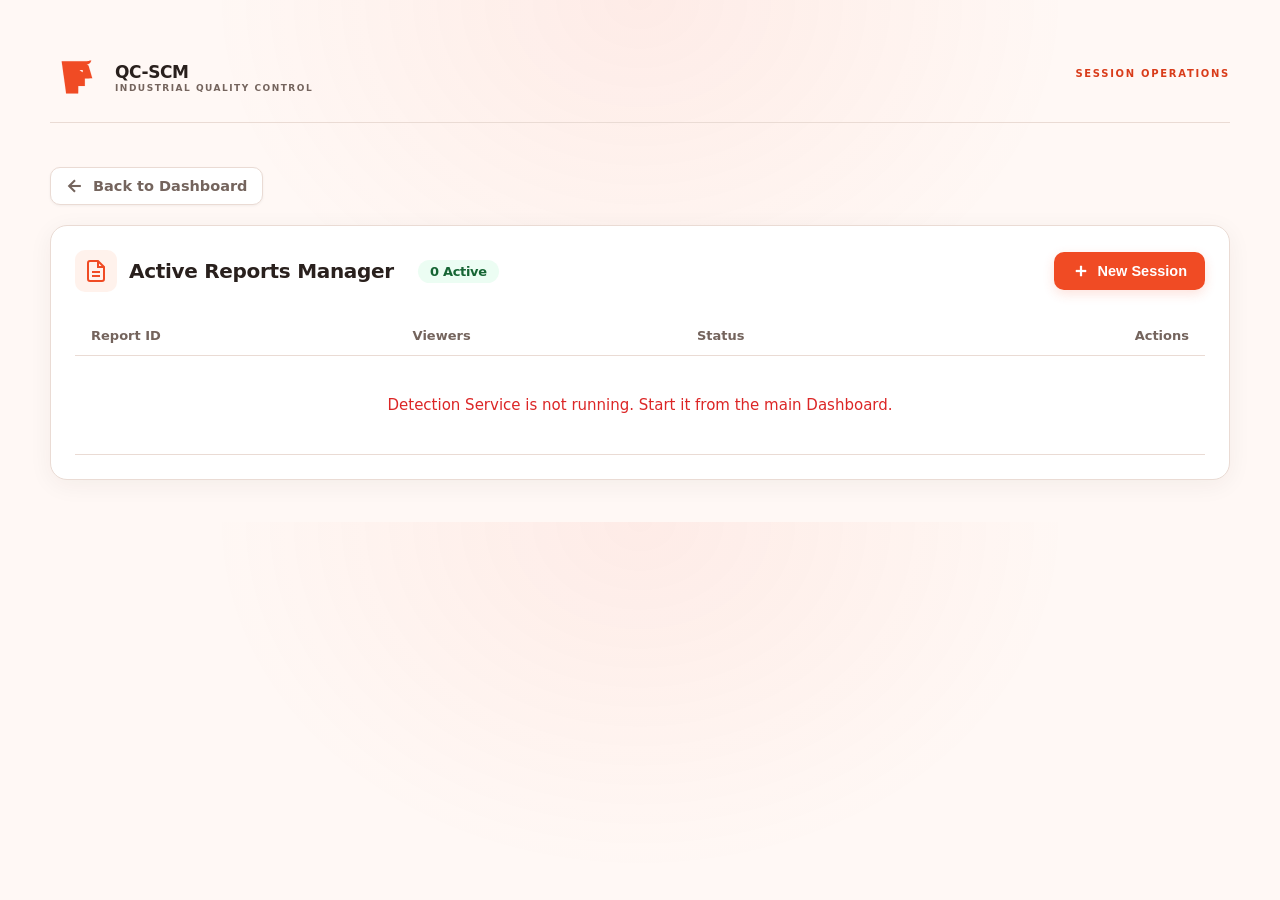
<file: dashboard/reports.html>
<!DOCTYPE html>
<html lang="en">
<head>
    <meta charset="UTF-8">
    <meta name="viewport" content="width=device-width, initial-scale=1.0">
    <title>QC-SCM | Active Reports</title>
    <link rel="stylesheet" href="theme.css">
    <style>
        :root {
            --bg: #f4f5f7;
            --card-bg: #ffffff;
            --green: #10a37f;
            --green-dark: #0e8e6d;
            --green-light: #e7f7f1;
            --green-pale: #eefbf6;
            --text-main: #1f2430;
            --text-sub: #7c8696;
            --border: #e7e9ee;
            --red: #e0453f;
            --red-bg: #fdeceb;
            --track: #e9ebef;
        }

        * { box-sizing: border-box; }
        body {
            margin: 0;
            background: var(--bg);
            font-family: -apple-system, BlinkMacSystemFont, "Segoe UI", Roboto, Helvetica, Arial, sans-serif;
            color: var(--text-main);
            padding: 24px;
        }

        .container {
            max-width: 1200px;
            margin: 0 auto;
            display: flex;
            flex-direction: column;
            gap: 20px;
        }

        .header {
            display: flex;
            justify-content: space-between;
            align-items: center;
        }

        .back-link {
            display: flex;
            align-items: center;
            gap: 8px;
            text-decoration: none;
            color: var(--text-sub);
            font-weight: 600;
            font-size: 14.5px;
            padding: 8px 14px;
            border-radius: 9px;
            border: 1px solid var(--border);
            background: #fff;
            transition: all 0.15s ease;
            box-shadow: 0 1px 3px rgba(0,0,0,0.05);
        }

        .back-link:hover {
            color: var(--text-main);
            background: #f3f4f6;
            border-color: #c8ccd4;
        }

        .card {
            background: var(--card-bg);
            border: 1px solid var(--border);
            border-radius: 16px;
            padding: 24px;
            box-shadow: 0 1px 4px rgba(0,0,0,0.05);
        }

        .card-title {
            display: flex;
            align-items: center;
            gap: 12px;
            font-size: 20px;
            font-weight: 700;
            margin-bottom: 24px;
        }

        .icon-box {
            width: 42px;
            height: 42px;
            border-radius: 10px;
            background: var(--green-light);
            display: flex;
            align-items: center;
            justify-content: center;
            color: var(--green);
        }

        .add-session-btn {
            margin-left: auto;
            display: flex;
            align-items: center;
            gap: 8px;
            padding: 10px 18px;
            border-radius: 10px;
            background: linear-gradient(135deg, var(--green) 0%, #0dbf95 100%);
            color: #fff;
            border: none;
            font-weight: 700;
            cursor: pointer;
            font-size: 14.5px;
            transition: all 0.18s ease;
            box-shadow: 0 4px 12px rgba(16,163,127,0.3);
        }

        .add-session-btn:hover {
            box-shadow: 0 6px 20px rgba(16,163,127,0.4);
            transform: translateY(-1px);
        }

        .add-session-btn:active {
            transform: translateY(0);
        }

        table { width: 100%; border-collapse: collapse; }
        th {
            text-align: left;
            font-size: 13px;
            color: var(--text-sub);
            padding: 12px 16px;
            border-bottom: 1px solid var(--border);
        }
        td {
            padding: 18px 16px;
            font-size: 15px;
            border-bottom: 1px solid var(--border);
        }

        .status-pill {
            display: inline-flex;
            align-items: center;
            gap: 6px;
            background: var(--green-light);
            color: var(--green-dark);
            font-size: 13px;
            font-weight: 600;
            padding: 4px 10px;
            border-radius: 20px;
        }

        .dot { width: 6px; height: 6px; border-radius: 50%; background: var(--green); }

        .actions { display: flex; gap: 8px; justify-content: flex-end; }
        .btn {
            padding: 8px 16px;
            border-radius: 8px;
            border: 1px solid var(--border);
            background: #fff;
            font-size: 13.5px;
            font-weight: 600;
            cursor: pointer;
            display: flex;
            align-items: center;
            gap: 6px;
            transition: all 0.15s ease;
            box-shadow: 0 1px 3px rgba(0,0,0,0.05);
        }
        .btn-open { color: var(--green-dark); }
        .btn-open:hover {
            background: var(--green-light);
            border-color: #b2e8d6;
            box-shadow: 0 2px 8px rgba(16,163,127,0.15);
            transform: translateY(-1px);
        }
        .btn-close { color: var(--red); }
        .btn-close:hover {
            background: var(--red-bg);
            border-color: #f5c6c4;
            box-shadow: 0 2px 8px rgba(224,69,63,0.15);
            transform: translateY(-1px);
        }

        /* Modal Styles */
        .modal-overlay {
            position: fixed;
            top: 0; left: 0; width: 100%; height: 100%;
            background: rgba(0,0,0,0.4);
            display: none;
            align-items: center; justify-content: center;
            z-index: 1000;
        }
        .modal-card {
            background: var(--card-bg);
            border-radius: 16px;
            width: 100%; max-width: 500px;
            padding: 24px;
            box-shadow: 0 10px 25px rgba(0,0,0,0.1);
        }
        .form-group { margin-bottom: 16px; }
        .form-label { display: block; font-size: 13.5px; font-weight: 600; color: var(--text-sub); margin-bottom: 6px; }
        .form-input, .form-select {
            width: 100%; padding: 10px 12px; border-radius: 8px; border: 1px solid var(--border); font-size: 14.5px;
            transition: border-color 0.15s, box-shadow 0.15s;
            outline: none;
        }
        .form-input:focus, .form-select:focus {
            border-color: var(--green);
            box-shadow: 0 0 0 3px rgba(16,163,127,0.12);
        }
        .modal-footer { margin-top: 24px; display: flex; gap: 12px; }
        .btn-submit {
            background: linear-gradient(135deg, var(--green) 0%, #0dbf95 100%);
            color: #fff;
            border: none;
            flex: 1;
            padding: 12px;
            border-radius: 10px;
            font-weight: 700;
            cursor: pointer;
            font-size: 15px;
            box-shadow: 0 4px 12px rgba(16,163,127,0.3);
            transition: all 0.18s ease;
        }
        .btn-submit:hover {
            box-shadow: 0 6px 18px rgba(16,163,127,0.4);
            transform: translateY(-1px);
        }
        .btn-cancel {
            background: #f3f4f6;
            color: var(--text-main);
            flex: 1;
            padding: 12px;
            border-radius: 10px;
            font-weight: 600;
            cursor: pointer;
            border: 1px solid var(--border);
            font-size: 15px;
            transition: all 0.15s ease;
        }
        .btn-cancel:hover { background: #eaecf0; }

        .notification {
            position: fixed; bottom: 24px; right: 24px;
            background: var(--green); color: #fff;
            padding: 13px 22px; border-radius: 12px;
            font-weight: 600; display: none; z-index: 1100;
            box-shadow: 0 6px 20px rgba(0,0,0,0.18);
            font-size: 14.5px;
        }
    </style>
    <link rel="stylesheet" href="theme.css">
</head>
<body>

    <div class="container">
        <div class="brand-bar">
            <a class="brand" href="index.html">
                <span class="brand-mark"><iframe class="brand-logo-frame" src="brand-logo.html?color=%23F04B24" title="QC-SCM logo" tabindex="-1"></iframe></span>
                <span class="brand-copy"><strong>QC-SCM</strong><small>INDUSTRIAL QUALITY CONTROL</small></span>
            </a>
            <span class="page-kicker">SESSION OPERATIONS</span>
        </div>
        <div class="header">
            <a href="index.html" class="back-link">
                <svg width="20" height="20" viewBox="0 0 24 24" fill="none" stroke="currentColor" stroke-width="2.5">
                    <line x1="19" y1="12" x2="5" y2="12" />
                    <polyline points="12 19 5 12 12 5" />
                </svg>
                Back to Dashboard
            </a>
        </div>

        <div class="card">
            <div class="card-title">
                <div class="icon-box">
                    <svg width="24" height="24" viewBox="0 0 24 24" fill="none" stroke="currentColor" stroke-width="2">
                        <path d="M14 2H6a2 2 0 0 0-2 2v16a2 2 0 0 0 2 2h12a2 2 0 0 0 2-2V8z" />
                        <polyline points="14 2 14 8 20 8" />
                        <line x1="16" y1="13" x2="8" y2="13" />
                        <line x1="16" y1="17" x2="8" y2="17" />
                    </svg>
                </div>
                Active Reports Manager
                <div id="activeBadge" style="margin-left:12px; font-size:13px; font-weight:600; background:var(--green-light); color:var(--green-dark); padding:4px 12px; border-radius:20px;">0 Active</div>
                <button class="add-session-btn" id="openModalBtn">
                    <svg width="18" height="18" viewBox="0 0 24 24" fill="none" stroke="currentColor" stroke-width="3">
                        <line x1="12" y1="5" x2="12" y2="19" />
                        <line x1="5" y1="12" x2="19" y2="12" />
                    </svg>
                    New Session
                </button>
            </div>

            <table>
                <thead>
                    <tr>
                        <th>Report ID</th>
                        <th>Viewers</th>
                        <th>Status</th>
                        <th style="text-align:right;">Actions</th>
                    </tr>
                </thead>
                <tbody id="reportsTable">
                    <!-- Rows injected by JS -->
                </tbody>
            </table>
        </div>
    </div>

    <!-- MODAL -->
    <div class="modal-overlay" id="modalOverlay">
        <div class="modal-card">
            <h2 style="margin-top:0;">Create New Session</h2>
            <form id="createSessionForm">
                <div class="form-group">
                    <label class="form-label">Report ID</label>
                    <input type="text" id="reportId" class="form-input" placeholder="e.g. REP-001" required>
                </div>
                <div class="form-group">
                    <label class="form-label">Camera Source</label>
                    <select id="cameraSource" class="form-select" required>
                        <option value="">Select a camera...</option>
                        <option value="/dev/video0">Integrated Webcam (index 0)</option>
                        <option value="/dev/video1">Integrated Webcam (index 1)</option>
                        <option value="rtsp://127.0.0.1:8554/live">Local RTSP Stream</option>
                    </select>
                </div>
                <div class="form-group">
                    <label class="form-label">Production Line ID (Optional)</label>
                    <input type="text" id="lineId" class="form-input" placeholder="e.g. LINE-A">
                </div>
                <div style="display:grid; grid-template-columns: 1fr 1fr 1fr; gap:12px;">
                    <div class="form-group">
                        <label class="form-label">Target Speed</label>
                        <input type="number" id="targetSpeed" class="form-input" value="10" required>
                    </div>
                    <div class="form-group">
                        <label class="form-label">Max Temp</label>
                        <input type="number" id="maxTemp" class="form-input" value="75" required>
                    </div>
                    <div class="form-group">
                        <label class="form-label">Max Amps</label>
                        <input type="number" id="maxAmps" class="form-input" value="5" required>
                    </div>
                </div>
                <div class="modal-footer">
                    <button type="button" class="btn-cancel" id="cancelModalBtn">Cancel</button>
                    <button type="submit" class="btn-submit">Create Session</button>
                </div>
            </form>
        </div>
    </div>

    <div class="notification" id="notification"></div>

    <script>
        const API_BASE = "http://localhost:8000";
        const MANAGER_API = "http://localhost:8080";

        async function checkServiceHealth() {
            try {
                const r = await fetch(`${MANAGER_API}/status`, { cache: "no-store" });
                if (!r.ok) return false;
                const d = await r.json();
                return d.status === "running";
            } catch (e) { return false; }
        }

        async function loadReports() {
            const table = document.getElementById("reportsTable");
            const badge = document.getElementById("activeBadge");
            const isRunning = await checkServiceHealth();

            if (!isRunning) {
                table.innerHTML = '<tr><td colspan="4" style="text-align:center; color:var(--red); padding:40px;">Detection Service is not running. Start it from the main Dashboard.</td></tr>';
                if (badge) { badge.textContent = "0 Active"; badge.style.background = "var(--red-bg)"; badge.style.color = "var(--red)"; }
                return;
            } else {
                if (badge) { badge.style.background = "var(--green-light)"; badge.style.color = "var(--green-dark)"; }
            }

            try {
                const res = await fetch(`${API_BASE}/api/reports`);
                const reports = await res.json();
                table.innerHTML = "";
                if (badge) badge.textContent = `${reports.length} Active`;

                if (reports.length === 0) {
                    table.innerHTML = '<tr><td colspan="4" style="text-align:center; color:var(--text-sub); padding:40px;">No active sessions found. Click "New Session" to create one.</td></tr>';
                    return;
                }

                reports.forEach(r => {
                    const tr = document.createElement("tr");
                    tr.innerHTML = `
                        <td><b>${r.report_id}</b></td>
                        <td>${r.viewers_count || 0}</td>
                        <td><span class="status-pill"><span class="dot"></span>Active</span></td>
                        <td class="actions">
                            <button class="btn btn-open" onclick="location.href='session.html?report_id=${encodeURIComponent(r.report_id)}'">Open</button>
                            <button class="btn btn-close" onclick="closeReport('${r.report_id}')">Close</button>
                        </td>
                    `;
                    table.appendChild(tr);
                });
            } catch (err) {
                table.innerHTML = '<tr><td colspan="4" style="text-align:center; color:var(--red); padding:40px;">Error fetching sessions. Check Detection API connection.</td></tr>';
            }
        }

        async function closeReport(id) {
            if (!confirm(`Close session ${id}?`)) return;
            try {
                const res = await fetch(`${API_BASE}/api/reports/close`, {
                    method: "POST",
                    headers: { "Content-Type": "application/json" },
                    body: JSON.stringify({ report_id: id })
                });
                if (res.ok) {
                    showNotification(`Session ${id} closed`);
                    loadReports();
                }
            } catch (e) { showNotification("Error closing session", "error"); }
        }

        function showNotification(msg, type="success") {
            const n = document.getElementById("notification");
            n.textContent = msg;
            n.style.background = type === "success" ? "var(--green)" : "var(--red)";
            n.style.display = "block";
            setTimeout(() => n.style.display = "none", 3000);
        }

        async function loadCameras() {
            const cameraSelect = document.getElementById("cameraSource");
            try {
                const res = await fetch(`${MANAGER_API}/cameras`);
                const data = await res.json();
                const firstOption = cameraSelect.options[0];
                cameraSelect.innerHTML = "";
                cameraSelect.appendChild(firstOption);

                if (data.cameras && data.cameras.length > 0) {
                    data.cameras.forEach(cam => {
                        const opt = document.createElement("option");
                        opt.value = cam.id;
                        opt.textContent = cam.name;
                        cameraSelect.appendChild(opt);
                    });
                }
            } catch (err) {
                showNotification("Service Manager offline - using defaults", "error");
            }
        }

        // Modal logic
        const modal = document.getElementById("modalOverlay");
        document.getElementById("openModalBtn").onclick = async () => {
            if (!(await checkServiceHealth())) {
                showNotification("Start Detection Service first from main dashboard", "error");
                return;
            }
            modal.style.display = "flex";
            loadCameras();
        };
        document.getElementById("cancelModalBtn").onclick = () => modal.style.display = "none";

        document.getElementById("createSessionForm").onsubmit = async (e) => {
            e.preventDefault();
            const payload = {
                report_id: document.getElementById("reportId").value,
                camera_source: document.getElementById("cameraSource").value,
                production_line_id: document.getElementById("lineId").value || "default-line",
                target_speed: parseInt(document.getElementById("targetSpeed").value),
                max_temp: parseInt(document.getElementById("maxTemp").value),
                max_amps: parseInt(document.getElementById("maxAmps").value)
            };
            try {
                const res = await fetch(`${API_BASE}/api/reports/open`, {
                    method: "POST",
                    headers: { "Content-Type": "application/json" },
                    body: JSON.stringify(payload)
                });
                if (res.ok) {
                    showNotification("Session created successfully");
                    modal.style.display = "none";
                    loadReports();
                } else {
                    const data = await res.json();
                    showNotification(data.detail || "Error creating session", "error");
                }
            } catch (e) { showNotification("Connection error - is service running?", "error"); }
        };

        loadReports();
        setInterval(loadReports, 5000);
    </script>
</body>
</html>
</file>
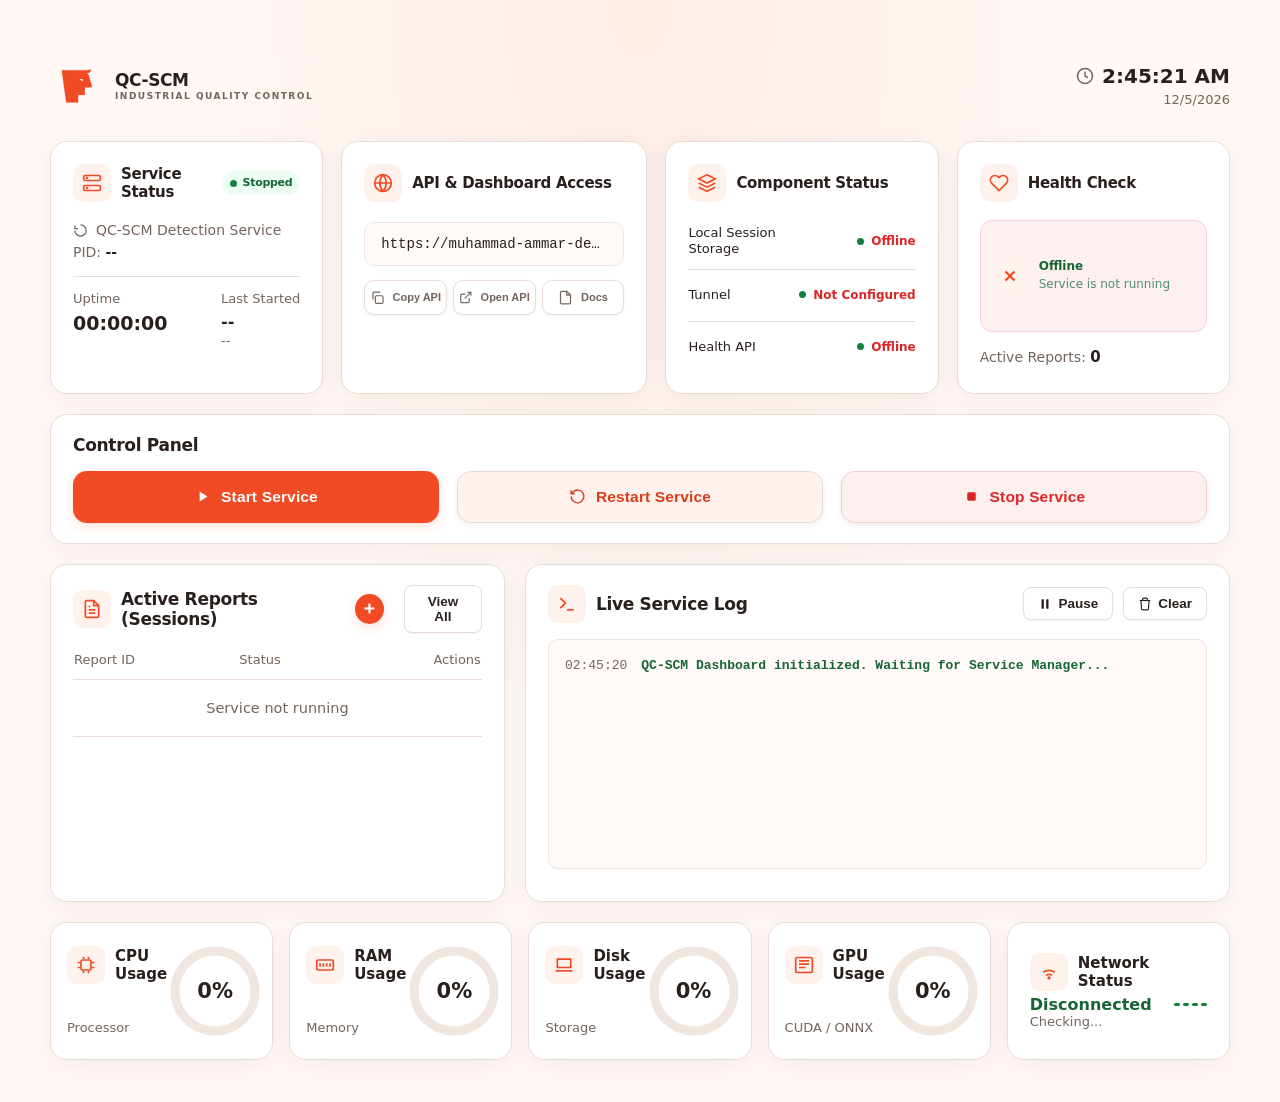
<file: dashboard/session.html>
<!DOCTYPE html>
<html lang="en">
<head>
    <meta charset="UTF-8">
    <meta name="viewport" content="width=device-width, initial-scale=1.0">
    <title>QC-SCM | Session Monitor</title>
    <link rel="stylesheet" href="theme.css">
    <style>
        :root {
            --bg: #f4f5f7;
            --card-bg: #ffffff;
            --green: #10a37f;
            --green-dark: #0e8e6d;
            --green-light: #e7f7f1;
            --text-main: #1f2430;
            --text-sub: #7c8696;
            --border: #e7e9ee;
            --red: #e0453f;
            --red-bg: #fdeceb;
        }

        * { box-sizing: border-box; }
        body {
            margin: 0;
            background: var(--bg);
            font-family: -apple-system, BlinkMacSystemFont, "Segoe UI", Roboto, Helvetica, Arial, sans-serif;
            color: var(--text-main);
            padding: 24px;
        }

        .container {
            max-width: 1200px;
            margin: 0 auto;
            display: flex;
            flex-direction: column;
            gap: 20px;
        }

        .header {
            display: flex;
            justify-content: space-between;
            align-items: center;
        }

        .back-link {
            display: flex;
            align-items: center;
            gap: 8px;
            text-decoration: none;
            color: var(--text-sub);
            font-weight: 600;
            padding: 8px 14px;
            border-radius: 9px;
            border: 1px solid var(--border);
            background: #fff;
            font-size: 14px;
            transition: all 0.15s ease;
            box-shadow: 0 1px 3px rgba(0,0,0,0.05);
        }

        .back-link:hover {
            color: var(--text-main);
            background: #f3f4f6;
            border-color: #c8ccd4;
        }

        .card {
            background: var(--card-bg);
            border: 1px solid var(--border);
            border-radius: 16px;
            padding: 24px;
            box-shadow: 0 1px 4px rgba(0,0,0,0.05);
        }

        .session-header {
            display: flex;
            justify-content: space-between;
            align-items: flex-start;
            margin-bottom: 24px;
        }

        .session-info h1 {
            margin: 0 0 8px 0;
            font-size: 24px;
            font-weight: 700;
        }

        .badge-row {
            display: flex;
            gap: 12px;
        }

        .badge {
            display: inline-flex;
            align-items: center;
            gap: 6px;
            padding: 6px 12px;
            border-radius: 20px;
            font-size: 13px;
            font-weight: 600;
        }

        .badge-active { background: var(--green-light); color: var(--green-dark); }
        .badge-viewers { background: #eef2ff; color: #4338ca; }

        .btn-close-session {
            background: linear-gradient(135deg, var(--red) 0%, #c83d37 100%);
            color: #fff;
            border: none;
            padding: 12px 24px;
            border-radius: 10px;
            font-weight: 700;
            font-size: 15px;
            cursor: pointer;
            box-shadow: 0 4px 14px rgba(224, 69, 63, 0.35);
            transition: all 0.18s ease;
        }

        .btn-close-session:hover {
            box-shadow: 0 7px 20px rgba(224, 69, 63, 0.45);
            transform: translateY(-1px);
        }

        .btn-close-session:active {
            transform: translateY(0);
        }

        /* Stream Section */
        .stream-container {
            width: 100%;
            aspect-ratio: auto;
            min-height: 360px;
            background: #000;
            border-radius: 12px;
            overflow: hidden;
            position: relative;
            margin-bottom: 24px;
            border: 1px solid var(--border);
        }

        .stream-img {
            width: 100%;
            height: auto;
            min-height: 360px;
            display: block;
            object-fit: contain;
            opacity: 1 !important;
            filter: none !important;
        }

        .roi-editor {
            position: absolute;
            inset: 0;
            pointer-events: auto;
            display: none;
            z-index: 4;
            cursor: crosshair;
        }

        .roi-mask {
            position: absolute;
            pointer-events: none;
            display: none;
        }

        .roi-box {
            position: absolute;
            border: 3px solid var(--accent);
            border-radius: 12px;
            box-shadow:
                0 0 0 1px rgba(255,255,255,.9),
                0 0 18px rgba(240,75,36,.75),
                0 0 0 9999px rgba(55, 62, 72, .52);
            background: rgba(240, 75, 36, .05);
            cursor: move;
            touch-action: none;
        }

        .roi-handle {
            position: absolute;
            width: 16px;
            height: 16px;
            border: 2px solid #fff;
            border-radius: 5px;
            background: var(--accent);
            box-shadow: 0 2px 8px rgba(80, 35, 20, .45);
            touch-action: none;
        }

        .roi-handle.tl { left: -9px; top: -9px; cursor: nwse-resize; }
        .roi-handle.tr { right: -9px; top: -9px; cursor: nesw-resize; }
        .roi-handle.bl { left: -9px; bottom: -9px; cursor: nesw-resize; }
        .roi-handle.br { right: -9px; bottom: -9px; cursor: nwse-resize; }

        .roi-help {
            position: absolute;
            right: 14px;
            bottom: 14px;
            padding: 7px 10px;
            border-radius: 7px;
            background: rgba(20, 20, 20, .68);
            color: #fff;
            font-size: 11px;
            pointer-events: none;
        }

        .stream-overlay {
            position: absolute;
            top: 16px;
            left: 16px;
            background: rgba(0,0,0,0.5);
            color: #fff;
            padding: 6px 12px;
            border-radius: 6px;
            font-size: 12px;
            font-weight: 600;
            text-transform: uppercase;
            letter-spacing: 0.5px;
            display: flex;
            align-items: center;
            gap: 6px;
        }

        .live-dot {
            width: 8px;
            height: 8px;
            background: var(--red);
            border-radius: 50%;
            animation: blink 1s infinite;
        }

        @keyframes blink {
            0% { opacity: 1; }
            50% { opacity: 0.3; }
            100% { opacity: 1; }
        }

        /* Info Grid */
        .info-grid {
            display: grid;
            grid-template-columns: repeat(5, 1fr);
            gap: 16px;
            margin-top: 0;
        }
        .info-card {
            background: #f7f8fa;
            border: 1px solid var(--border);
            border-radius: 10px;
            padding: 16px;
        }
        .info-card .label {
            font-size: 12px;
            color: var(--text-sub);
            text-transform: uppercase;
            letter-spacing: 0.5px;
            font-weight: 600;
            margin-bottom: 8px;
        }
        .info-card .value {
            font-size: 18px;
            font-weight: 700;
            color: var(--text-main);
        }

        /* Session log section */
        .logs-section {
            margin-top: 24px;
        }
        .logs-head {
            display: flex;
            justify-content: space-between;
            align-items: center;
            margin-bottom: 12px;
        }
        .logs-title {
            font-size: 16px;
            font-weight: 700;
            display: flex;
            align-items: center;
            gap: 10px;
        }
        .log-window {
            background: #fbfbfc;
            border: 1px solid var(--border);
            border-radius: 10px;
            padding: 14px 16px;
            font-family: ui-monospace, SFMono-Regular, Menlo, Consolas, monospace;
            font-size: 12.5px;
            line-height: 1.8;
            height: 260px;
            overflow-y: auto;
        }
        .log-line { display: flex; gap: 12px; white-space: nowrap; }
        .log-time { color: var(--text-sub); min-width: 60px; flex-shrink: 0; }
        .log-text { color: #475065; }
        .log-green { color: var(--green-dark); font-weight: 600; }

        @media (max-width: 800px) {
            .info-grid { grid-template-columns: repeat(2, 1fr); }
        }
        @media (max-width: 520px) {
            .info-grid { grid-template-columns: 1fr; }
        }

        .notification {
            position: fixed; bottom: 24px; right: 24px;
            background: var(--green); color: #fff;
            padding: 13px 22px; border-radius: 12px;
            font-weight: 600; display: none; z-index: 1100;
            box-shadow: 0 6px 20px rgba(0,0,0,0.18);
            font-size: 14.5px;
            animation: slideUp 0.25s ease;
        }

        @keyframes slideUp {
            from { transform: translateY(10px); opacity: 0; }
            to { transform: translateY(0); opacity: 1; }
        }
    </style>
    <link rel="stylesheet" href="theme.css">
</head>
<body>

    <div class="container">
        <div class="brand-bar">
            <a class="brand" href="index.html">
                <span class="brand-mark"><iframe class="brand-logo-frame" src="brand-logo.html?color=%23F04B24" title="QC-SCM logo" tabindex="-1"></iframe></span>
                <span class="brand-copy"><strong>QC-SCM</strong><small>INDUSTRIAL QUALITY CONTROL</small></span>
            </a>
            <span class="page-kicker">LIVE INSPECTION</span>
        </div>
        <div class="header">
            <a href="reports.html" class="back-link">
                <svg width="20" height="20" viewBox="0 0 24 24" fill="none" stroke="currentColor" stroke-width="2.5">
                    <line x1="19" y1="12" x2="5" y2="12" />
                    <polyline points="12 19 5 12 12 5" />
                </svg>
                Back to Reports
            </a>
        </div>

        <div class="card">
            <div class="session-header">
                <div class="session-info">
                    <h1 id="reportIdDisplay">Report ID: --</h1>
                    <div class="badge-row">
                        <span class="badge badge-active" id="statusBadge"><span class="live-dot" style="background:var(--green); animation:none;"></span> <span id="statusDisplay">Checking...</span></span>
                        <span class="badge badge-viewers">
                            <svg width="14" height="14" viewBox="0 0 24 24" fill="none" stroke="currentColor" stroke-width="2">
                                <path d="M1 12s4-8 11-8 11 8 11 8-4 8-11 8-11-8-11-8z" />
                                <circle cx="12" cy="12" r="3" />
                            </svg>
                            <span id="viewersDisplay">0 Viewers</span>
                        </span>
                    </div>
                </div>
                <button class="btn-close-session" id="closeSessionBtn">Close Session</button>
            </div>

            <div class="stream-container">
                <div class="stream-overlay">
                    <span class="live-dot"></span>
                    Live Detection Stream
                </div>
                <img id="videoFeed" src="" alt="Live Video Feed" class="stream-img">
                <div class="roi-editor" id="roiEditor" aria-label="Editable detection region">
                    <div class="roi-mask" id="roiMask"></div>
                    <div class="roi-box" id="roiBox" title="Drag to move detection area">
                        <span class="roi-handle tl" data-handle="tl"></span>
                        <span class="roi-handle tr" data-handle="tr"></span>
                        <span class="roi-handle bl" data-handle="bl"></span>
                        <span class="roi-handle br" data-handle="br"></span>
                    </div>
                    <div class="roi-help">Drag to draw. Move or resize the orange detection area.</div>
                </div>
            </div>

            <div class="info-grid">
                <div class="info-card">
                    <div class="label">Total</div>
                    <div class="value" id="totalCount">0</div>
                </div>
                <div class="info-card">
                    <div class="label">Defect</div>
                    <div class="value" id="defectCount" style="color:var(--red);">0</div>
                </div>
                <div class="info-card">
                    <div class="label">OK</div>
                    <div class="value" id="okCount" style="color:var(--green-dark);">0</div>
                </div>
                <div class="info-card">
                    <div class="label">FPS</div>
                    <div class="value" id="fpsCardValue">0.0</div>
                </div>
                <div class="info-card">
                    <div class="label">Date</div>
                    <div class="value" id="sessionDate" style="font-size:14px;">--</div>
                </div>
            </div>
            <div class="session-meta" style="display:flex; gap:18px; flex-wrap:wrap; margin-top:14px; color:var(--text-sub); font-size:13px;">
                <span>Started: <strong id="startedAt">--</strong></span>
                <span>API: <strong id="apiEndpoint">http://localhost:8000</strong></span>
            </div>

            <div class="logs-section">
                <div class="logs-head">
                    <div class="logs-title">
                        <svg width="20" height="20" viewBox="0 0 24 24" fill="none" stroke="currentColor" stroke-width="2">
                            <polyline points="4 17 10 11 4 5"></polyline>
                            <line x1="12" y1="19" x2="20" y2="19"></line>
                        </svg>
                        Session-Specific Logs
                    </div>
                    <span style="font-size:12px; color:var(--text-sub);">Updated every 2s</span>
                </div>
                <div class="log-window" id="sessionLogs">
                    <div class="log-line" style="justify-content:center; color:var(--text-sub);">
                        <span class="log-text">Loading session logs...</span>
                    </div>
                </div>
            </div>
        </div>
    </div>

    <div class="notification" id="notification"></div>

    <script>
        const API_BASE = "http://localhost:8000";
        const MANAGER_API = "http://localhost:8080";
        const urlParams = new URLSearchParams(window.location.search);
        const reportId = urlParams.get('report_id');

        if (!reportId) {
            window.location.href = "index.html";
        }

        let lastSessionLogJSON = "";
        let startTime = null;
        let roi = null;
        let roiUpdateTimer = null;
        let roiRetryTimer = null;

        const streamUrl = `${API_BASE}/video_feed?report_id=${encodeURIComponent(reportId)}`;
        document.getElementById("reportIdDisplay").textContent = `Report ID: ${reportId}`;
        document.getElementById("videoFeed").src = streamUrl;
        document.getElementById("apiEndpoint").textContent = API_BASE;
        installRoiDragging();
        loadRoi();
        roiRetryTimer = setInterval(loadRoi, 1000);
        updateSessionStats();
        setInterval(updateSessionStats, 1000);

        function positionRoiEditor() {
            const image = document.getElementById("videoFeed");
            const editor = document.getElementById("roiEditor");
            if (!roi || !roi.canvas_width || !roi.canvas_height) return;
            const bounds = image.getBoundingClientRect();
            const frameRatio = roi.canvas_width / roi.canvas_height;
            const boxRatio = bounds.width / bounds.height;
            let contentWidth = bounds.width;
            let contentHeight = bounds.height;
            let contentLeft = 0;
            let contentTop = 0;
            if (boxRatio > frameRatio) {
                contentWidth = bounds.height * frameRatio;
                contentLeft = (bounds.width - contentWidth) / 2;
            } else {
                contentHeight = bounds.width / frameRatio;
                contentTop = (bounds.height - contentHeight) / 2;
            }
            const style = editor.style;
            style.setProperty("--content-left", `${contentLeft}px`);
            style.setProperty("--content-top", `${contentTop}px`);
            style.setProperty("--content-width", `${contentWidth}px`);
            style.setProperty("--content-height", `${contentHeight}px`);
            const x = value => contentLeft + (value / roi.canvas_width) * contentWidth;
            const y = value => contentTop + (value / roi.canvas_height) * contentHeight;
            const roiBox = document.getElementById("roiBox");
            roiBox.style.left = `${x(roi.left_x)}px`;
            roiBox.style.top = `${y(roi.top_y)}px`;
            roiBox.style.width = `${x(roi.right_x) - x(roi.left_x)}px`;
            roiBox.style.height = `${y(roi.bottom_y) - y(roi.top_y)}px`;
        }

        async function loadRoi() {
            try {
                const res = await fetch(`${API_BASE}/api/reports/${encodeURIComponent(reportId)}/roi`);
                if (!res.ok) {
                    if (res.status === 404) {
                        document.getElementById("roiEditor").style.display = "none";
                        document.getElementById("videoFeed").removeAttribute("src");
                        document.getElementById("statusDisplay").textContent = "Closed / Not Found";
                        if (roiRetryTimer) {
                            clearInterval(roiRetryTimer);
                            roiRetryTimer = null;
                        }
                    }
                    return;
                }
                const data = await res.json();
                roi = {
                    ...data,
                    canvas_width: data.frame_width,
                    canvas_height: data.frame_height
                };
                document.getElementById("roiEditor").style.display = "block";
                positionRoiEditor();
                if (roiRetryTimer) {
                    clearInterval(roiRetryTimer);
                    roiRetryTimer = null;
                }
            } catch (err) {
                // The session pipeline may still be starting.
            }
        }

        function scheduleRoiUpdate() {
            clearTimeout(roiUpdateTimer);
            roiUpdateTimer = setTimeout(async () => {
                try {
                    const response = await fetch(`${API_BASE}/api/reports/${encodeURIComponent(reportId)}/roi`, {
                        method: "PATCH",
                        headers: {"Content-Type": "application/json"},
                        body: JSON.stringify({
                            left_x: Math.round(roi.left_x),
                            right_x: Math.round(roi.right_x),
                            top_y: Math.round(roi.top_y),
                            bottom_y: Math.round(roi.bottom_y)
                        })
                    });
                    if (response.ok) {
                        const applied = await response.json();
                        roi = {
                            ...roi,
                            ...applied,
                            canvas_width: applied.frame_width,
                            canvas_height: applied.frame_height
                        };
                        positionRoiEditor();
                        showNotification("Detection area updated", "success");
                        return;
                    }
                    if (response.status === 409) {
                            showNotification("Detection service is still preparing this session. Retrying...", "info");
                            scheduleRoiUpdate();
                            return;
                    }
                    if (response.status === 404) {
                            document.getElementById("roiEditor").style.display = "none";
                            showNotification("This session has been closed. Open a new session to edit the detection area.", "error");
                            return;
                    }
                    throw new Error(`ROI update failed (${response.status})`);
                } catch (err) {
                    showNotification("Could not update the detection area. The service may be temporarily unavailable.", "error");
                }
            }, 80);
        }

        function installRoiDragging() {
            const image = document.getElementById("videoFeed");
            const editor = document.getElementById("roiEditor");
            const boxElement = document.getElementById("roiBox");
            const minSize = 30;
            const begin = (event, mode) => {
                if (!roi) return;
                event.preventDefault();
                event.stopPropagation();
                const bounds = image.getBoundingClientRect();
                const frameRatio = roi.canvas_width / roi.canvas_height;
                const boxRatio = bounds.width / bounds.height;
                const contentWidth = boxRatio > frameRatio ? bounds.height * frameRatio : bounds.width;
                const contentHeight = boxRatio > frameRatio ? bounds.height : bounds.width / frameRatio;
                const contentLeft = (bounds.width - contentWidth) / 2;
                const contentTop = (bounds.height - contentHeight) / 2;
                const scaleX = roi.canvas_width / contentWidth;
                const scaleY = roi.canvas_height / contentHeight;
                const startX = (event.clientX - bounds.left - contentLeft) * scaleX;
                const startY = (event.clientY - bounds.top - contentTop) * scaleY;
                const initial = {...roi};
                const move = moveEvent => {
                    const dx = (moveEvent.clientX - event.clientX) * scaleX;
                    const dy = (moveEvent.clientY - event.clientY) * scaleY;
                    if (mode === "draw") {
                        roi.left_x = Math.max(0, Math.min(initial.canvas_width - minSize, startX));
                        roi.right_x = Math.max(minSize, Math.min(initial.canvas_width, startX + dx));
                        roi.top_y = Math.max(0, Math.min(initial.canvas_height - minSize, startY));
                        roi.bottom_y = Math.max(minSize, Math.min(initial.canvas_height, startY + dy));
                        if (roi.right_x < roi.left_x) [roi.left_x, roi.right_x] = [roi.right_x, roi.left_x];
                        if (roi.bottom_y < roi.top_y) [roi.top_y, roi.bottom_y] = [roi.bottom_y, roi.top_y];
                    } else if (mode === "move") {
                        const width = initial.right_x - initial.left_x;
                        const height = initial.bottom_y - initial.top_y;
                        roi.left_x = Math.max(0, Math.min(roi.canvas_width - width, initial.left_x + dx));
                        roi.right_x = roi.left_x + width;
                        roi.top_y = Math.max(0, Math.min(roi.canvas_height - height, initial.top_y + dy));
                        roi.bottom_y = roi.top_y + height;
                    } else {
                        if (mode.includes("l")) roi.left_x = Math.max(0, Math.min(initial.right_x - minSize, initial.left_x + dx));
                        if (mode.includes("r")) roi.right_x = Math.min(roi.canvas_width, Math.max(initial.left_x + minSize, initial.right_x + dx));
                        if (mode.includes("t")) roi.top_y = Math.max(0, Math.min(initial.bottom_y - minSize, initial.top_y + dy));
                        if (mode.includes("b")) roi.bottom_y = Math.min(roi.canvas_height, Math.max(initial.top_y + minSize, initial.bottom_y + dy));
                    }
                    positionRoiEditor();
                    scheduleRoiUpdate();
                };
                const stop = () => {
                    document.removeEventListener("pointermove", move);
                    document.removeEventListener("pointerup", stop);
                };
                document.addEventListener("pointermove", move);
                document.addEventListener("pointerup", stop);
            };
            boxElement.addEventListener("pointerdown", event => begin(event, event.target.dataset.handle || "move"));
            editor.addEventListener("pointerdown", event => {
                if (event.target === editor || event.target.id === "roiMask") begin(event, "draw");
            });
            image.addEventListener("load", positionRoiEditor);
            window.addEventListener("resize", positionRoiEditor);
        }

        async function updateSessionStats() {
            try {
                const res = await fetch(`${API_BASE}/api/reports/${encodeURIComponent(reportId)}/stats`);
                if (!res.ok) return;
                const data = await res.json();
                document.getElementById("totalCount").textContent = data.total;
                document.getElementById("defectCount").textContent = data.defect;
                document.getElementById("okCount").textContent = data.ok;
                const fps = Number(data.fps || 0).toFixed(1);
                document.getElementById("fpsCardValue").textContent = fps;
                document.getElementById("sessionDate").textContent =
                    new Date(data.started_at || Date.now()).toLocaleDateString();
                if (data.started_at && !startTime) {
                    startTime = new Date(data.started_at);
                    document.getElementById("startedAt").textContent = startTime.toLocaleString();
                }
            } catch (err) {
                // Session status polling reports service availability separately.
            }
        }

        async function updateSessionDetails() {
            const statusBadge = document.getElementById("statusBadge");
            const statusDisplay = document.getElementById("statusDisplay");

            try {
                const res = await fetch(`${API_BASE}/api/reports`);
                const reports = await res.json();
                const current = reports.find(r => r.report_id === reportId);

                if (current) {
                    document.getElementById("viewersDisplay").textContent = `${current.viewers_count || 0} Viewers`;
                    statusDisplay.textContent = "Active";
                    statusBadge.style.background = "var(--green-light)";
                    statusBadge.style.color = "var(--green-dark)";
                    statusBadge.querySelector('.live-dot').style.background = "var(--green)";
                    if (!startTime) {
                        startTime = new Date();
                        document.getElementById("startedAt").textContent = startTime.toLocaleString();
                    }
                } else {
                    statusDisplay.textContent = "Closed / Not Found";
                    statusBadge.style.background = "var(--red-bg)";
                    statusBadge.style.color = "var(--red)";
                    statusBadge.querySelector('.live-dot').style.background = "var(--red)";
                    showNotification("Session is no longer active", "error");
                }
            } catch (err) {
                statusDisplay.textContent = "API Unreachable";
                statusBadge.style.background = "#fef3c7";
                statusBadge.style.color = "#b45309";
                statusBadge.querySelector('.live-dot').style.background = "#f59e0b";
            }
        }

        async function pollSessionLogs() {
            const logsEl = document.getElementById("sessionLogs");
            try {
                const res = await fetch(`${MANAGER_API}/logs/${encodeURIComponent(reportId)}`);
                if (!res.ok) throw new Error("bad response");
                const data = await res.json();
                const cur = JSON.stringify(data.lines);
                if (cur === lastSessionLogJSON) return;
                lastSessionLogJSON = cur;

                logsEl.innerHTML = "";
                if (!data.lines || data.lines.length === 0) {
                    logsEl.innerHTML = `<div class="log-line" style="justify-content:center; color:var(--text-sub);">
                        <span class="log-text">No session-specific logs yet. Events will appear here when they happen.</span>
                    </div>`;
                    return;
                }
                data.lines.forEach(line => {
                    const div = document.createElement("div");
                    div.className = "log-line";
                    const timeMatch = line.match(/^(\d{2}:\d{2}:\d{2}|\d{2}:\d{2})(?:\s+|-|\s+[A-Z]+\s+)\s*(.*)$/);
                    let t = "", txt = line;
                    if (timeMatch) { t = timeMatch[1]; txt = timeMatch[2]; }
                    const isGood = /opened|initialized|healthy|started|success/i.test(txt);
                    div.innerHTML = `<span class="log-time">${t}</span><span class="log-text ${isGood ? 'log-green':''}">${txt}</span>`;
                    logsEl.appendChild(div);
                });
                logsEl.scrollTop = logsEl.scrollHeight;
            } catch (err) {
                // Service manager offline - keep stale data
            }
        }

        document.getElementById("closeSessionBtn").onclick = async () => {
            if (!confirm(`Are you sure you want to close session ${reportId}?`)) return;

            try {
                const res = await fetch(`${API_BASE}/api/reports/close`, {
                    method: "POST",
                    headers: { "Content-Type": "application/json" },
                    body: JSON.stringify({ report_id: reportId })
                });

                if (res.ok) {
                    showNotification("Session closed successfully");
                    setTimeout(() => window.location.href = "reports.html", 1500);
                } else {
                    showNotification("Failed to close session", "error");
                }
            } catch (err) {
                showNotification("Error connecting to API", "error");
            }
        };

        function showNotification(msg, type="success") {
            const n = document.getElementById("notification");
            n.textContent = msg;
            n.style.background = type === "success" ? "var(--green)" : "var(--red)";
            n.style.display = "block";
            setTimeout(() => n.style.display = "none", 3000);
        }

        updateSessionDetails();
        pollSessionLogs();
        setInterval(updateSessionDetails, 5000);
        setInterval(pollSessionLogs, 2000);
    </script>
</body>
</html>
</file>
<file: dashboard/theme.css>
:root {
    --bg: #fff8f5;
    --card-bg: #fff;
    --panel-soft: #fff2ec;
    --green: #15803d;
    --green-dark: #166534;
    --green-light: #ecfdf3;
    --green-pale: #f0fdf4;
    --text-main: #29201d;
    --text-sub: #74645d;
    --border: #eadbd4;
    --red: #dc2626;
    --red-bg: #fff0f0;
    --track: #f0e5df;
    --accent: #f04b24;
    --accent-dark: #d93c1a;
    --accent-light: #fff0e9;
    --shadow: 0 5px 24px rgba(50, 30, 20, .055);
}

html { scroll-behavior: smooth; }
body {
    background: radial-gradient(ellipse at top, rgba(240, 75, 36, .07), transparent 430px), var(--bg) !important;
    color: var(--text-main) !important;
    font-family: Inter, ui-sans-serif, system-ui, -apple-system, BlinkMacSystemFont, "Segoe UI", sans-serif !important;
}

.dashboard, .container {
    width: min(1180px, calc(100% - 32px));
    max-width: 1180px;
    padding: 26px 0 18px;
    box-sizing: border-box;
}

.stat-row, .mid-row, .usage-row {
    align-items: stretch;
}

.stat-row {
    grid-template-columns: minmax(0, 1fr) minmax(0, 1.12fr) minmax(0, 1fr) minmax(0, 1fr) !important;
    width: 100%;
}

.stat-row > .card, .mid-row > .card, .usage-row > .card {
    height: 100%;
    min-height: 100%;
    min-width: 0;
    box-sizing: border-box;
}

.stat-row > .card, .mid-row > .card {
    display: flex;
    flex-direction: column;
}

.stat-row > .card .card-body {
    flex: 1;
}

.stat-row .card-title {
    min-height: 42px;
    align-items: center;
    font-size: 15px;
    line-height: 1.2;
}

.stat-row .card-title .icon-box {
    flex: 0 0 38px;
}

.stat-row .status-pill {
    margin-left: auto;
    white-space: nowrap;
    font-size: 11px;
    padding: 5px 8px;
}

.stat-row .comp-row {
    min-height: 52px;
    gap: 10px;
}

.stat-row .comp-name {
    max-width: 115px;
    font-size: 13px;
    line-height: 1.25;
}

.stat-row .comp-status {
    justify-content: flex-end;
    text-align: right;
    font-size: 12px;
    line-height: 1.2;
}

.stat-row .health-box {
    min-height: 112px;
    margin-top: 16px;
    padding: 12px;
}

.stat-row .health-title,
.stat-row .health-sub {
    font-size: 12px;
    line-height: 1.3;
}

.stat-row .btn-row {
    flex-wrap: nowrap;
    gap: 6px;
}

.stat-row .btn-row .btn {
    min-width: 0;
    padding: 9px 5px;
    font-size: 11px;
    line-height: 1.1;
    white-space: nowrap;
}

.usage-card, .network-card {
    min-height: 178px;
}

.usage-row {
    width: 100%;
    grid-template-columns: repeat(5, minmax(0, 1fr)) !important;
    gap: 16px;
    box-sizing: border-box;
}

.usage-card {
    align-items: center;
    min-width: 0;
    padding-left: 16px;
    padding-right: 16px;
}

.card, .modal-card, .info-card {
    background: var(--card-bg) !important;
    border: 1px solid var(--border) !important;
    border-radius: 17px !important;
    box-shadow: var(--shadow) !important;
}

.card-title, .control-title, .modal-title, .logs-title {
    color: var(--text-main) !important;
    letter-spacing: -.3px;
}

.icon-box, .health-check-icon {
    background: var(--panel-soft) !important;
    color: var(--accent) !important;
}

.health-check-icon {
    display: grid;
    place-items: center;
}

.status-pill, .badge-active, #activeBadge {
    background: var(--green-light) !important;
    color: var(--green-dark) !important;
}

.status-pill .dot, .dot {
    background: var(--green) !important;
}

.btn, .back-link, .btn-cancel, .reset-button {
    border-color: var(--border) !important;
    background: #fff !important;
    color: var(--text-sub) !important;
    border-radius: 10px !important;
}

.btn:hover, .back-link:hover, .btn-cancel:hover {
    background: var(--panel-soft) !important;
    border-color: #f7c7b6 !important;
    color: var(--accent-dark) !important;
}

.ctrl-start, .add-session-btn, .btn-submit {
    background: var(--accent) !important;
    border-color: var(--accent) !important;
    color: #fff !important;
    box-shadow: 0 4px 12px rgba(240, 75, 36, .16) !important;
}

.ctrl-start:hover, .add-session-btn:hover, .btn-submit:hover {
    background: var(--accent-dark) !important;
}

.ctrl-stop, .btn-close-session {
    background: #fff0f0 !important;
    border-color: #f5cccc !important;
    color: var(--red) !important;
}

.ctrl-restart {
    background: var(--panel-soft) !important;
    color: var(--accent-dark) !important;
    border-color: var(--border) !important;
}

.form-input, .form-select {
    background: #fffdfc !important;
    border-color: var(--border) !important;
    border-radius: 10px !important;
    color: var(--text-main) !important;
}

.form-input:focus, .form-select:focus {
    border-color: var(--accent) !important;
    box-shadow: 0 0 0 3px rgba(240, 75, 36, .12) !important;
}

.url-box, .info-card, .log-window {
    background: #fffaf8 !important;
    border-color: #f0e5df !important;
}

table th { color: var(--text-sub) !important; }
table td { border-color: var(--border) !important; }
.view-all, .btn-open { color: var(--accent-dark) !important; }
.notification { background: var(--accent) !important; }
.stream-container { border-color: var(--border) !important; border-radius: 14px !important; }
.ring-fg { stroke: var(--accent) !important; }
.ring-bg { stroke: var(--track) !important; }
.network-status, .health-title { color: var(--green-dark) !important; }

.brand-bar {
    display: flex;
    justify-content: space-between;
    align-items: center;
    padding-bottom: 18px;
    border-bottom: 1px solid var(--border);
    margin-bottom: 24px;
}

.brand {
    display: flex;
    align-items: center;
    gap: 11px;
    color: inherit;
    text-decoration: none;
}

.brand-mark {
    display: grid;
    place-items: center;
    width: 54px;
    height: 54px;
    overflow: hidden;
    border-radius: 14px;
    background: transparent !important;
}

.brand-logo-frame {
    width: 54px;
    height: 54px;
    border: 0;
    pointer-events: none;
    background: transparent !important;
}

.brand-copy { display: grid; gap: 1px; }
.brand-copy strong { font-size: 17px; letter-spacing: -.4px; }
.brand-copy small {
    color: var(--text-sub);
    font-size: 9px;
    font-weight: 800;
    letter-spacing: 1.5px;
}

.page-kicker {
    margin: 0 0 8px;
    color: var(--accent-dark);
    font-size: 10px;
    font-weight: 800;
    letter-spacing: 1.7px;
}

.page-heading {
    margin: 0 0 8px;
    font-size: clamp(28px, 5vw, 42px);
    line-height: 1.08;
    letter-spacing: -1.6px;
}

.page-heading em { color: var(--accent); font-style: normal; }
.page-description { color: var(--text-sub); font-size: 13px; margin: 0 0 20px; }

@media (max-width: 640px) {
    .dashboard, .container { width: min(100% - 22px, 500px); padding-top: 16px; }
    .brand-bar { margin-bottom: 20px; }
    .brand-mark, .brand-logo-frame { width: 44px; height: 44px; }
    .brand-copy strong { font-size: 15px; }
}

@media (max-width: 1100px) {
    .stat-row {
        grid-template-columns: repeat(2, minmax(0, 1fr)) !important;
    }

    .usage-row {
        grid-template-columns: repeat(2, minmax(0, 1fr)) !important;
    }
}

@media (max-width: 640px) {
    .stat-row {
        grid-template-columns: 1fr !important;
    }
}
</file>
